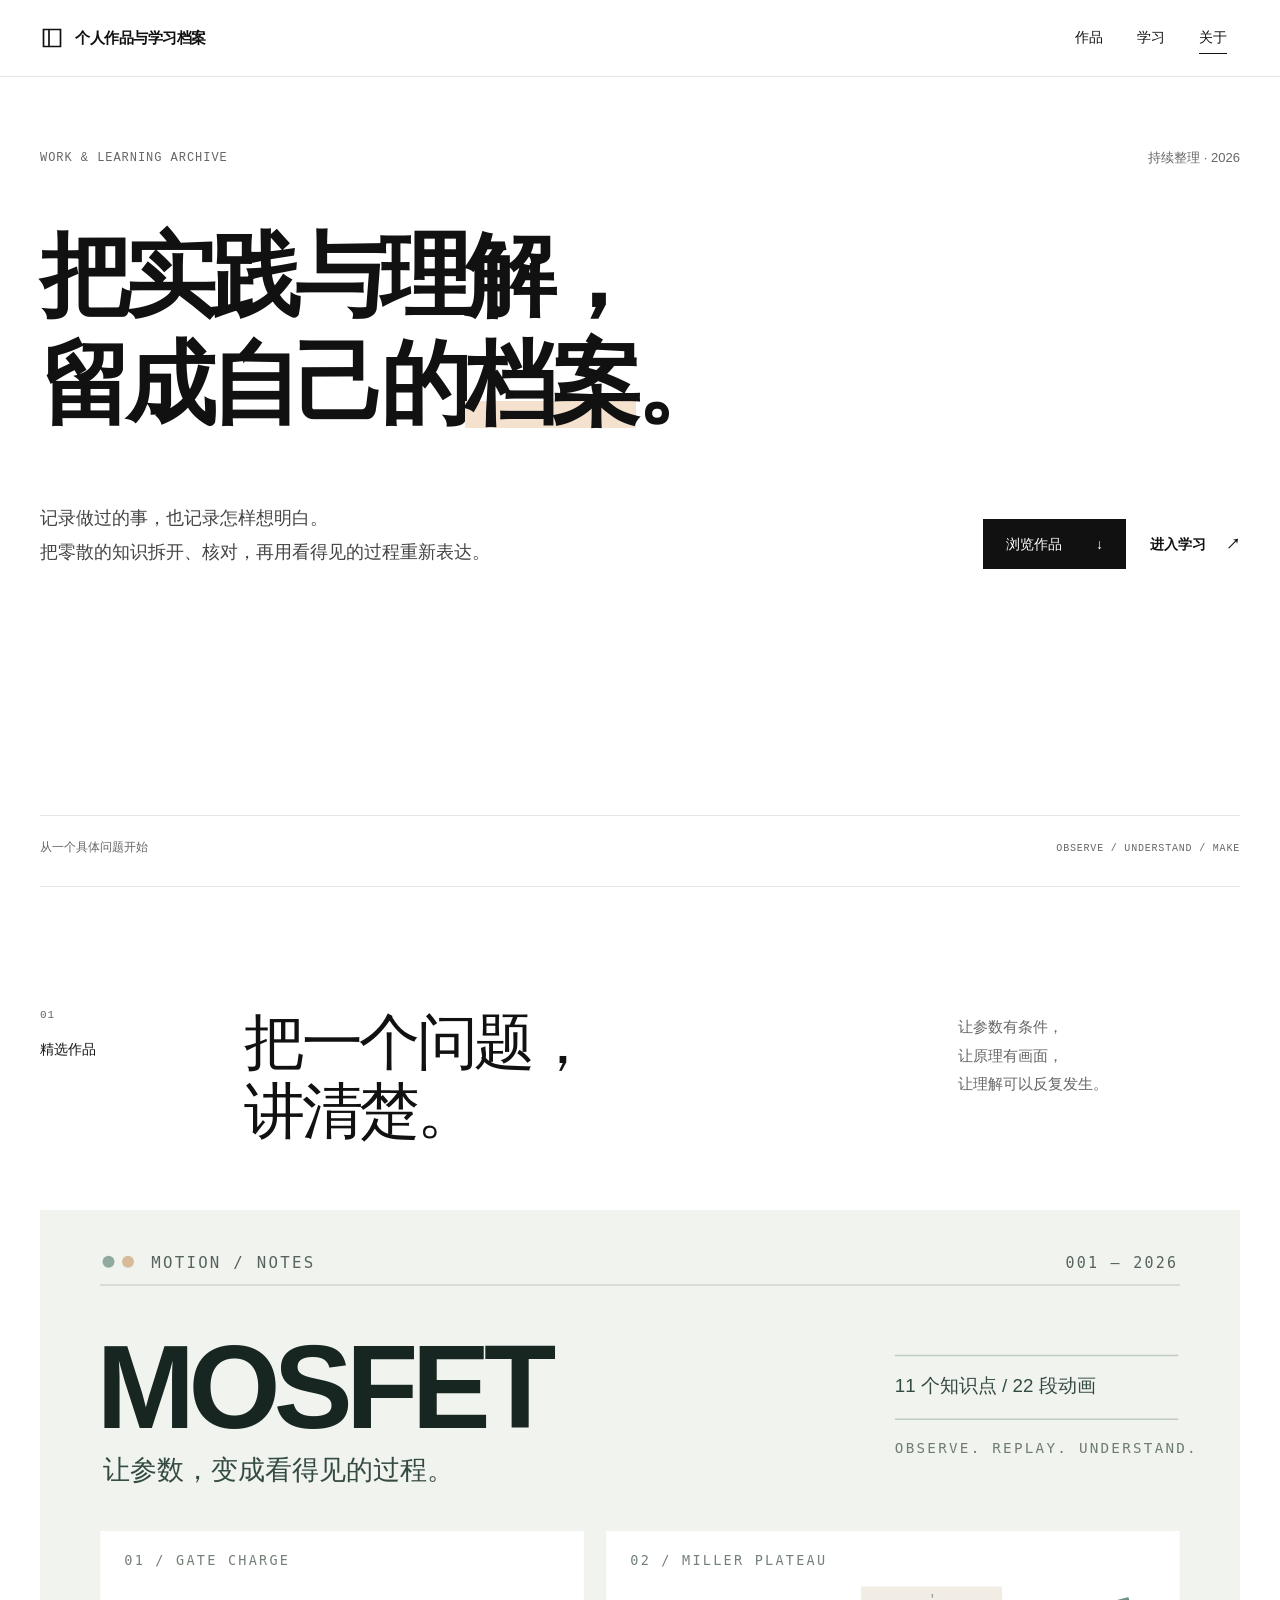
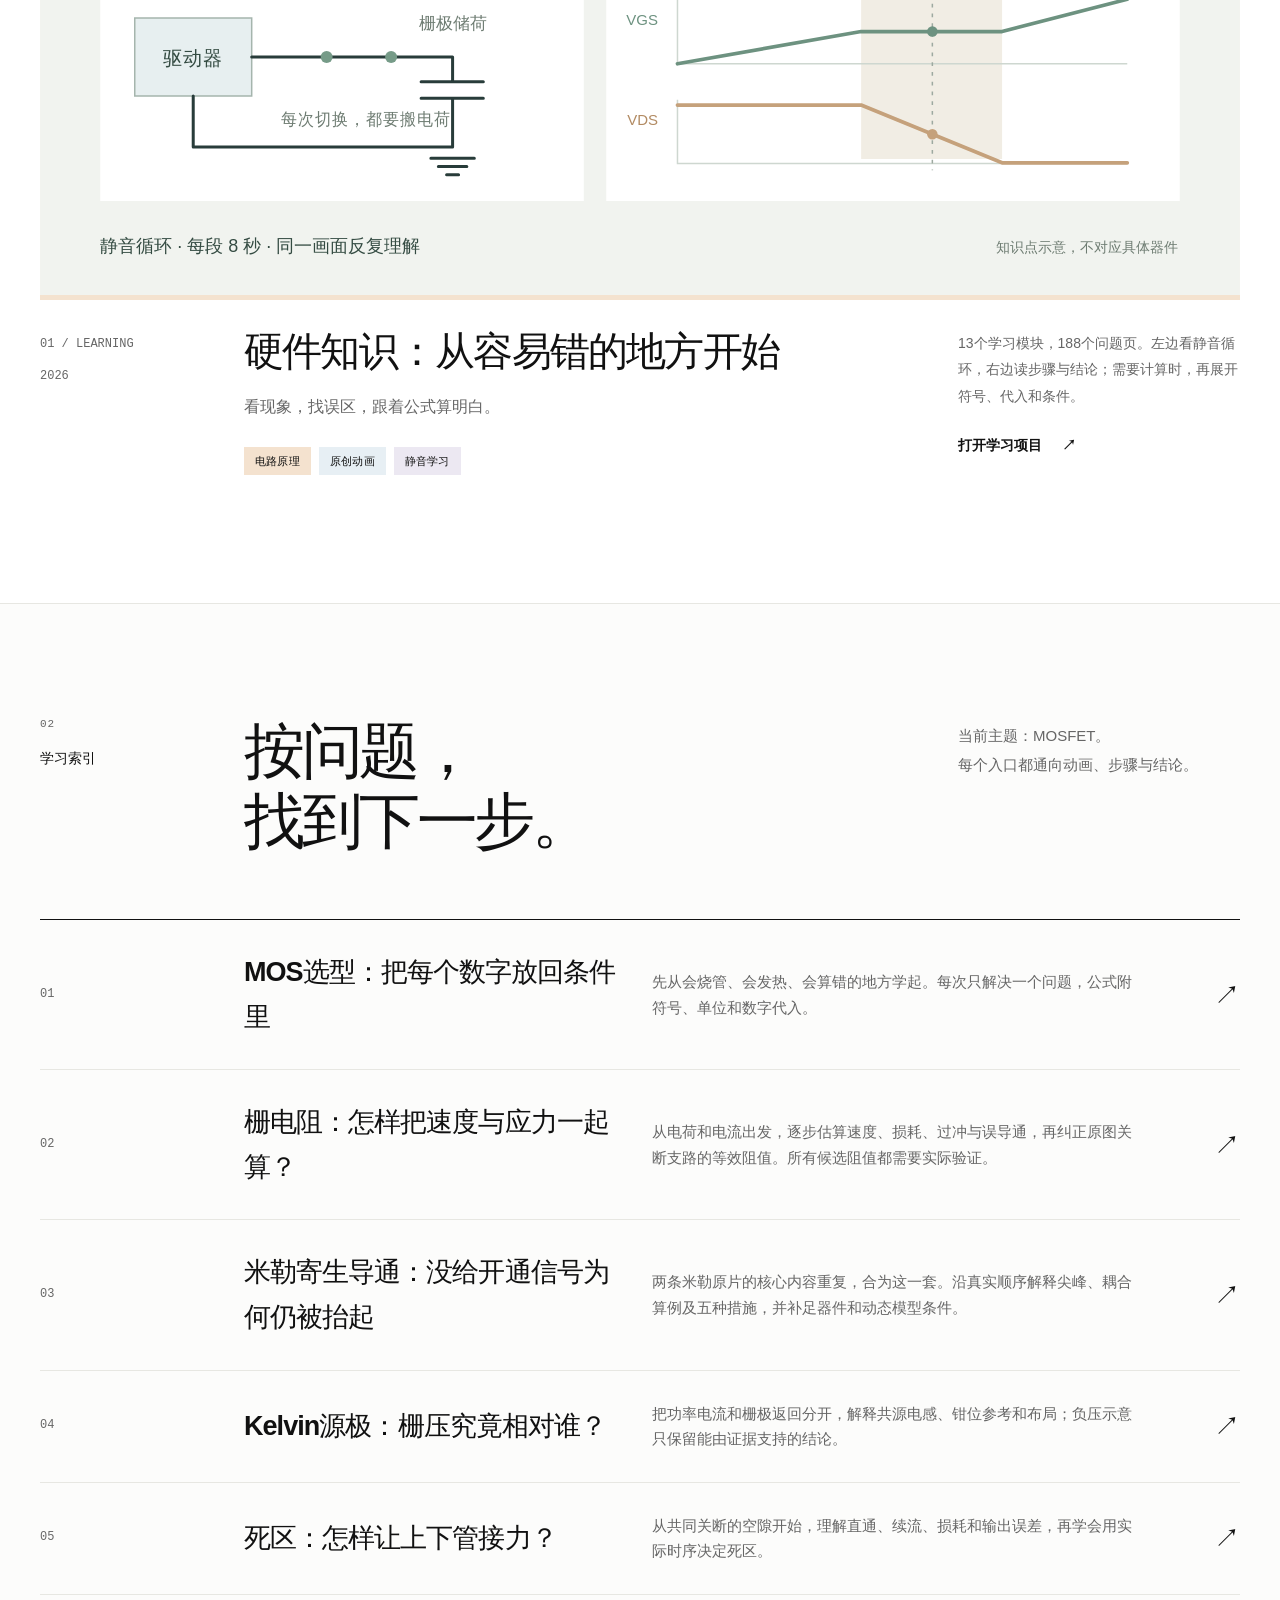
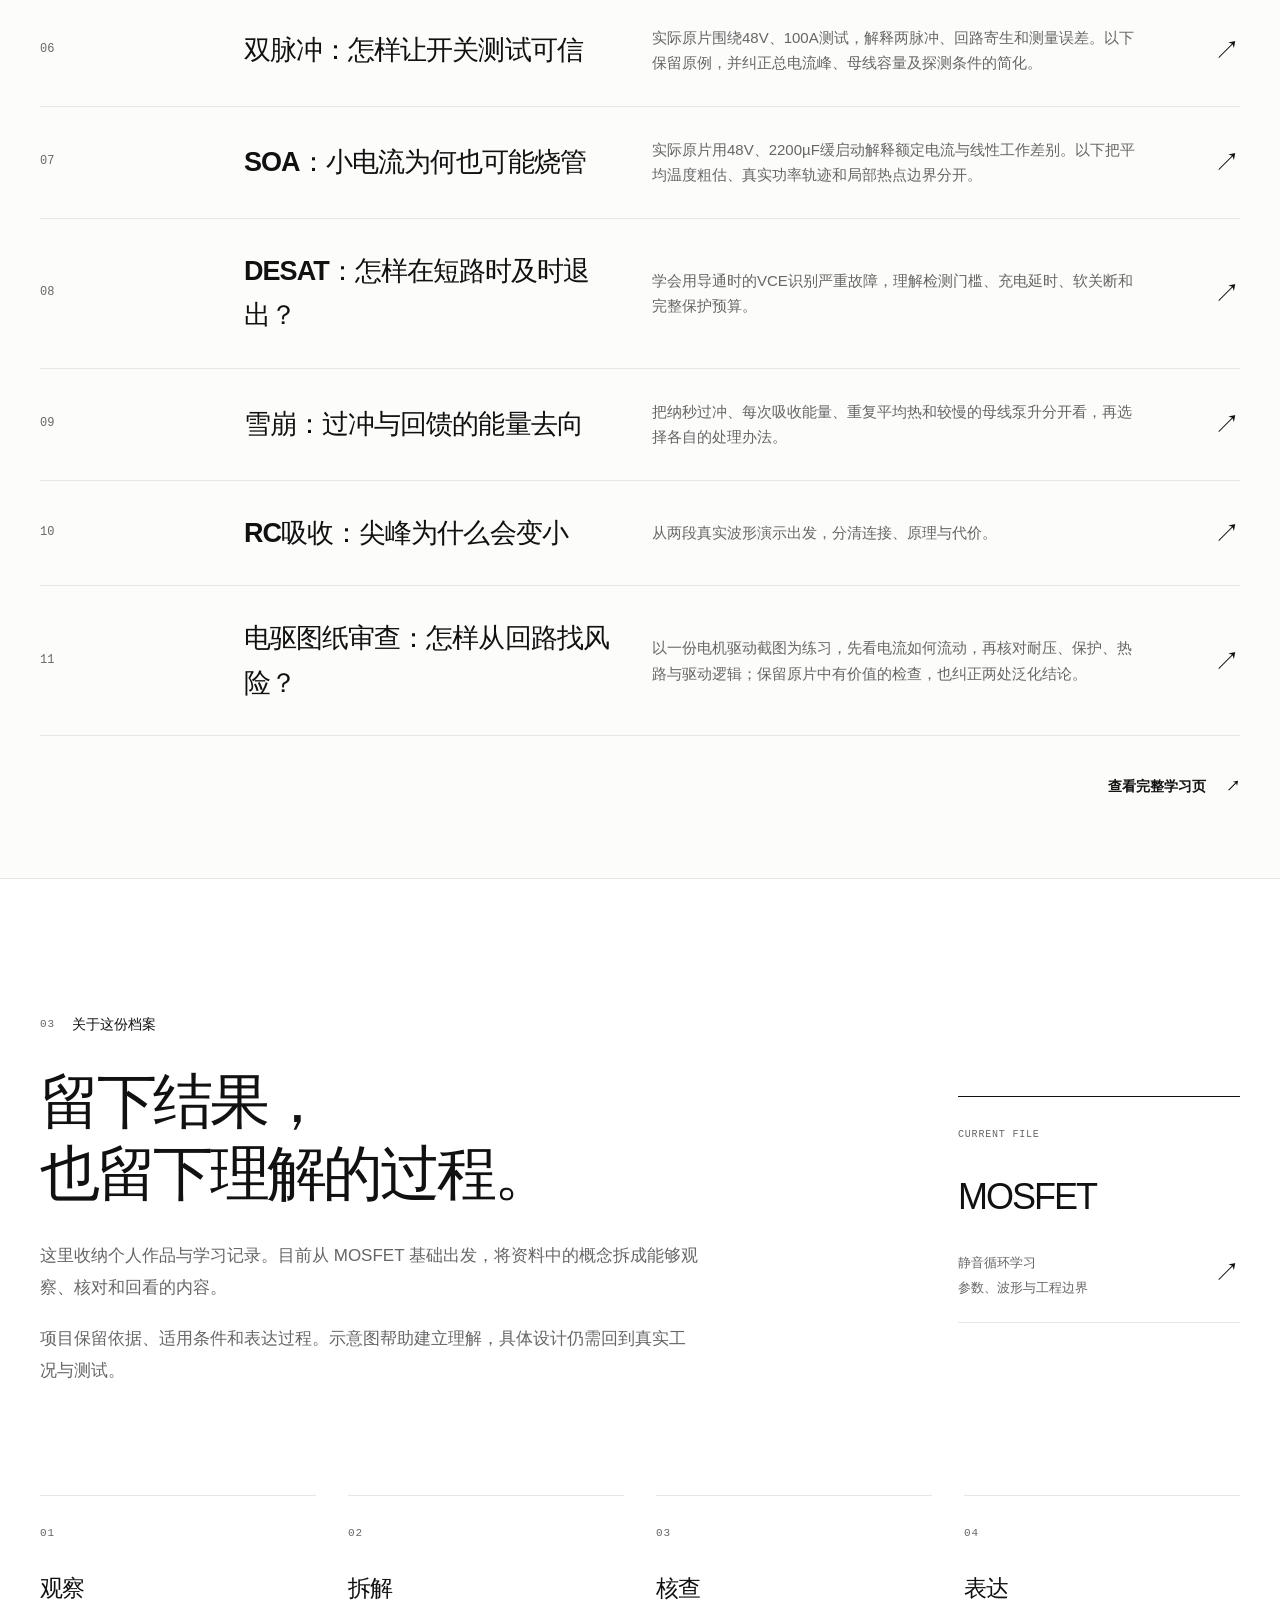
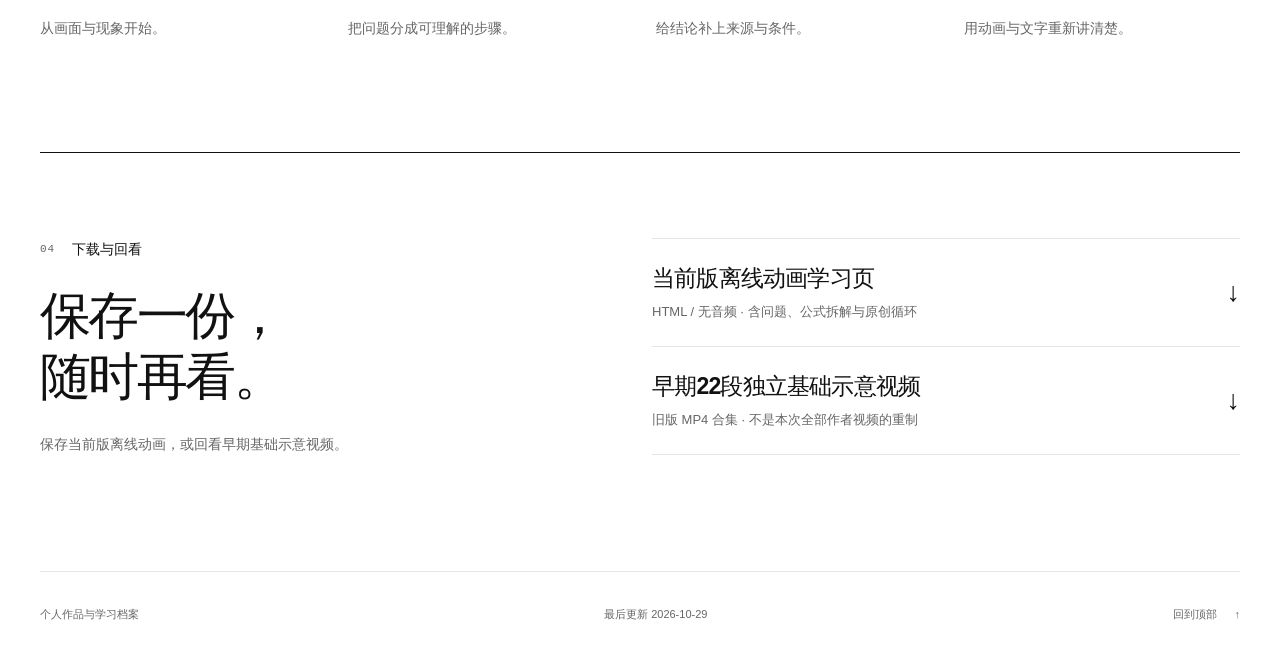
<file: index.html>
<!doctype html>
<html lang="zh-CN">
<head>
  <meta charset="utf-8">
  <meta name="viewport" content="width=device-width, initial-scale=1">
  <meta name="theme-color" content="#ffffff">
  <title>个人作品与学习档案</title>
  <meta name="description" content="硬件静音动画学习：从常见误区开始，配合步骤、公式代入与经过核查的结论。">
  <meta property="og:title" content="个人作品与学习档案">
  <meta property="og:description" content="从观察到理解，从实践到表达。作品、学习过程与可回看的资料。">
  <meta property="og:type" content="website">
  <meta property="og:url" content="https://fsy132.github.io/">
  <link rel="canonical" href="https://fsy132.github.io/">
  <link rel="icon" href="data:image/svg+xml,%3Csvg xmlns='http://www.w3.org/2000/svg' viewBox='0 0 40 40'%3E%3Crect width='40' height='40' rx='8' fill='%23111'/%3E%3Cpath d='M11 11h18v18H11zM17 11v18' fill='none' stroke='white' stroke-width='2'/%3E%3C/svg%3E">
  <link rel="stylesheet" href="assets/site.css">
  <script src="assets/site.js" defer></script>
</head>
<body>
  <a class="skip-link" href="#main">跳到主要内容</a>
  <header class="site-header">
    <div class="shell header-inner">
      <a class="brand" href="#top" aria-label="个人作品与学习档案，回到顶部">
        <svg class="brand-symbol" viewBox="0 0 24 24" aria-hidden="true"><path d="M3.5 3.5h17v17h-17zM9 3.5v17"/></svg>
        <span>个人作品与学习档案</span>
      </a>
      <nav class="site-nav" aria-label="主要导航">
        <a href="#work">作品</a>
        <a href="#learning">学习</a>
        <a href="#about">关于</a>
      </nav>
    </div>
  </header>

  <main id="main">
    <section class="hero shell" id="top" aria-labelledby="hero-heading">
      <div class="hero-topline"><p class="eyebrow">WORK &amp; LEARNING ARCHIVE</p><span class="hero-date">持续整理 · 2026</span></div>
      <h1 id="hero-heading"><span>把实践与理解，</span><span>留成自己的<span class="highlight-word">档案</span>。</span></h1>
      <div class="hero-footer">
        <p class="hero-intro">记录做过的事，也记录怎样想明白。<br>把零散的知识拆开、核对，再用看得见的过程重新表达。</p>
        <div class="hero-actions"><a class="button button-dark" href="#work">浏览作品 <span aria-hidden="true">↓</span></a><a class="text-link" href="learning/index.html">进入学习 <span aria-hidden="true">↗</span></a></div>
      </div>
      <div class="hero-bottomline"><span>从一个具体问题开始</span><span class="mono">OBSERVE / UNDERSTAND / MAKE</span></div>
    </section>

    <section class="work-section shell" id="work" aria-labelledby="work-heading">
      <div class="section-heading">
        <p class="section-label"><span class="mono">01</span> 精选作品</p>
        <h2 id="work-heading">把一个问题，<br>讲清楚。</h2>
        <p class="section-description">让参数有条件，<br>让原理有画面，<br>让理解可以反复发生。</p>
      </div>
      <div id="projects" class="project-list" aria-busy="true"><p class="loading-note" role="status">正在加载作品。</p></div>
      <noscript><p class="fallback-note">请直接打开 <a href="learning/index.html">MOSFET 静音循环学习</a>，或下载 <a href="downloads/offline-learning.html" download>离线学习页</a>。</p></noscript>
    </section>

    <section class="learning-section" id="learning" aria-labelledby="learning-heading">
      <div class="shell">
        <div class="section-heading">
          <p class="section-label"><span class="mono">02</span> 学习索引</p>
          <h2 id="learning-heading">按问题，<br>找到下一步。</h2>
          <p class="section-description">当前主题：MOSFET。<br>每个入口都通向动画、步骤与结论。</p>
        </div>
        <div id="learning-topics" class="topic-list" aria-label="MOSFET 学习分类"></div>
        <div class="section-tail"><a class="text-link" href="learning/index.html">查看完整学习页 <span aria-hidden="true">↗</span></a></div>
      </div>
    </section>

    <section class="about-section shell" id="about" aria-labelledby="about-heading">
      <div class="about-copy">
        <p class="section-label"><span class="mono">03</span> 关于这份档案</p>
        <h2 id="about-heading">留下结果，<br>也留下理解的过程。</h2>
        <p>这里收纳个人作品与学习记录。目前从 MOSFET 基础出发，将资料中的概念拆成能够观察、核对和回看的内容。</p>
        <p>项目保留依据、适用条件和表达过程。示意图帮助建立理解，具体设计仍需回到真实工况与测试。</p>
      </div>
      <aside class="archive-note" aria-label="当前档案">
        <span class="mono">CURRENT FILE</span>
        <strong>MOSFET</strong>
        <p>静音循环学习<br>参数、波形与工程边界</p>
        <span class="archive-note-mark" aria-hidden="true">↗</span>
      </aside>
      <ol class="process-list" aria-label="内容整理方法">
        <li><span class="mono">01</span><h3>观察</h3><p>从画面与现象开始。</p></li>
        <li><span class="mono">02</span><h3>拆解</h3><p>把问题分成可理解的步骤。</p></li>
        <li><span class="mono">03</span><h3>核查</h3><p>给结论补上来源与条件。</p></li>
        <li><span class="mono">04</span><h3>表达</h3><p>用动画与文字重新讲清楚。</p></li>
      </ol>
    </section>

    <section class="downloads-section shell" id="downloads" aria-labelledby="downloads-heading">
      <div class="download-heading"><p class="section-label"><span class="mono">04</span> 下载与回看</p><h2 id="downloads-heading">保存一份，<br>随时再看。</h2><p>保存当前版离线动画，或回看早期基础示意视频。</p></div>
      <div id="download-list" class="download-list"></div>
    </section>
  </main>

  <footer class="site-footer shell">
    <p>个人作品与学习档案</p>
    <p>最后更新 <time id="updated-date" datetime="2026-10-28">2026-10-28</time></p>
    <a href="#top">回到顶部 <span aria-hidden="true">↑</span></a>
  </footer>
</body>
</html>
</file>
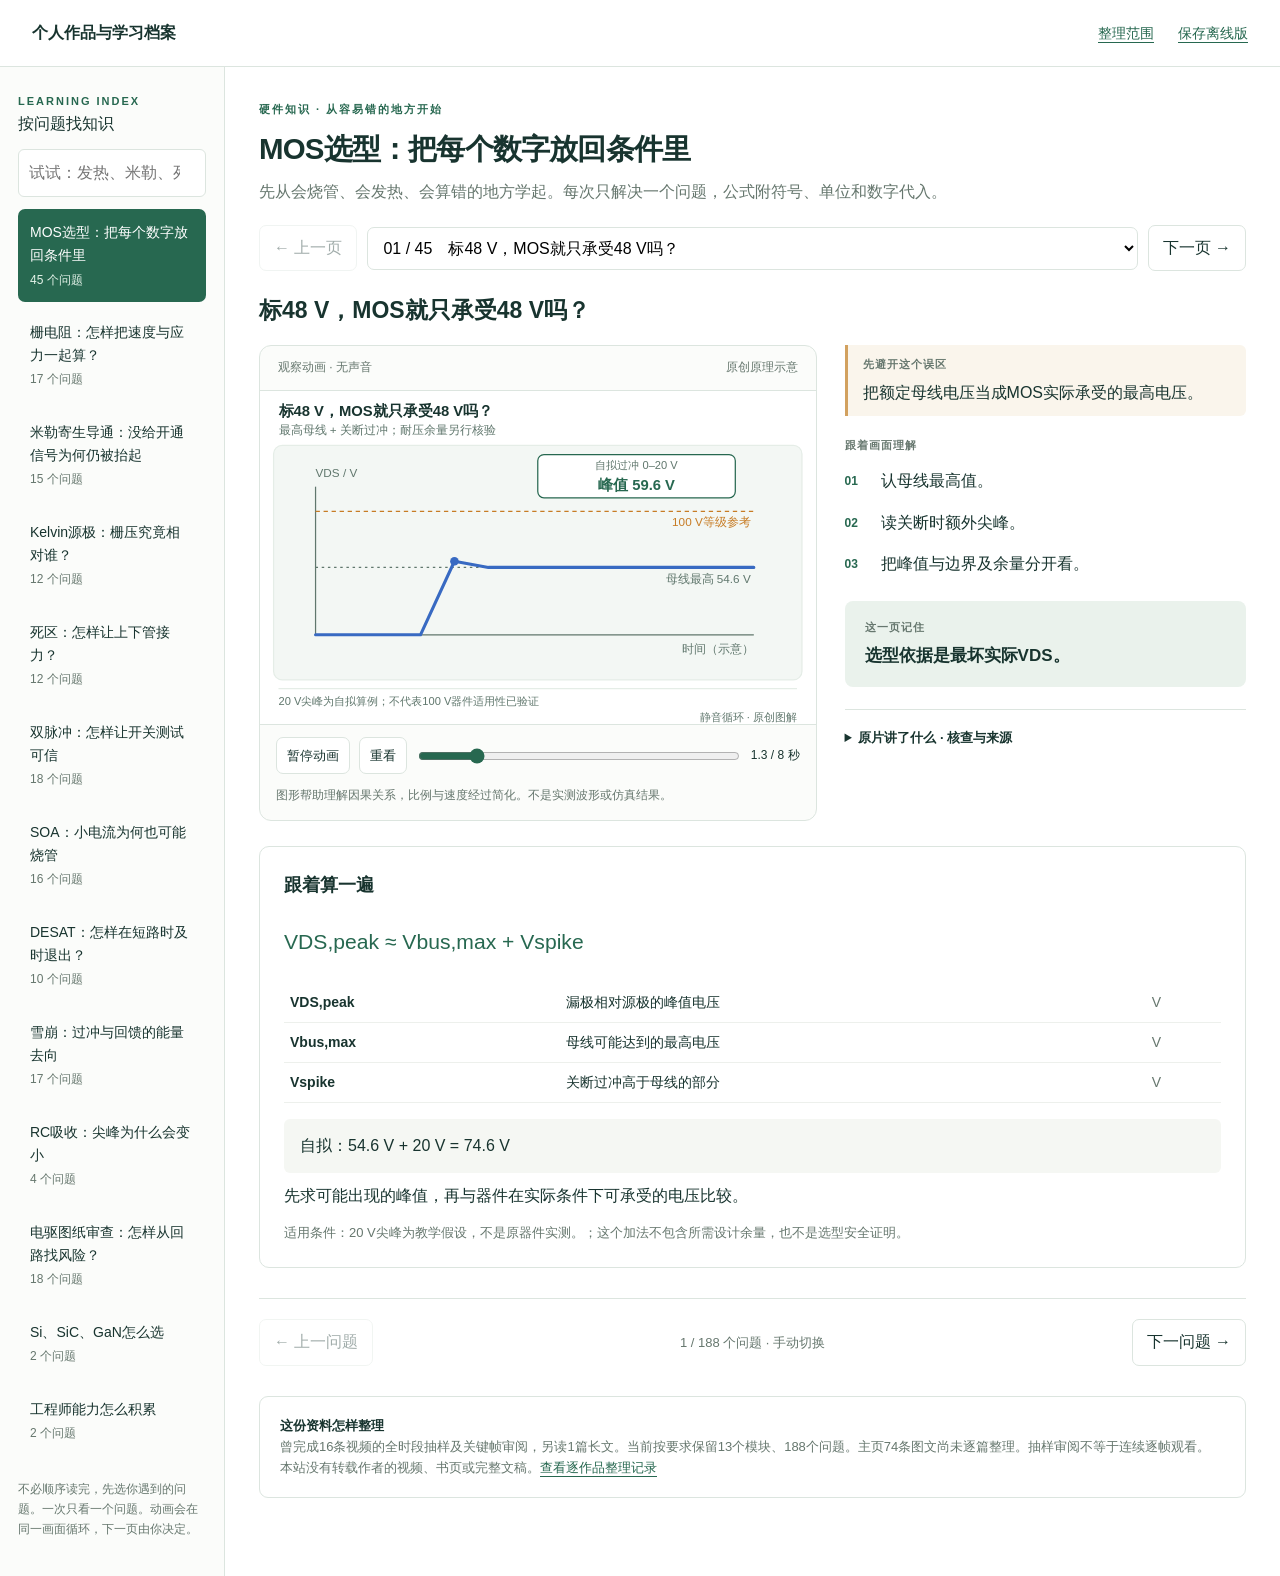
<file: learning/index.html>
<!doctype html><html lang="zh-CN"><head><meta charset="utf-8"><meta name="viewport" content="width=device-width,initial-scale=1"><meta name="theme-color" content="#ffffff"><title>硬件知识 · 从容易错的地方开始</title><meta name="description" content="静音固定画面动画，配合误区、分步解读、公式代入和结论。"><link rel="stylesheet" href="course.css"><script src="course-data.js" defer></script><script src="visuals-common.js" defer></script><script src="visuals-drive.js" defer></script><script src="visuals-switching.js" defer></script><script src="visuals-selection.js" defer></script><script src="visuals-avalanche.js" defer></script><script src="course.js" defer></script></head><body><a class="skip" href="#main">跳到学习内容</a><header class="top"><a class="brand" href="../index.html">个人作品与学习档案</a><nav><a href="coverage.html">整理范围</a><a href="../downloads/offline-learning.html" download>保存离线版</a></nav></header><div class="layout"><aside class="sidebar"><div class="eyebrow">LEARNING INDEX</div><label for="search">按问题找知识</label><input id="search" type="search" placeholder="试试：发热、米勒、死区"><nav id="modules" class="module-list" aria-label="学习模块"></nav><div id="search-results" hidden></div><p class="sidebar-note">不必顺序读完，先选你遇到的问题。一次只看一个问题。动画会在同一画面循环，下一页由你决定。</p></aside><main id="main" class="content"><div class="module-intro"><span class="eyebrow" id="category">HARDWARE / LEARNING</span><h1 id="module-title">正在打开学习内容</h1><p id="module-intro"></p></div><div class="lesson-picker"><button id="prev" type="button">← 上一页</button><select id="lesson" aria-label="选择问题"></select><button id="next" type="button">下一页 →</button></div><h2 class="lesson-head" id="lesson-title"></h2><div class="study-grid"><section class="animation-panel" aria-label="固定画面循环动画"><div class="canvas-label"><span>观察动画 · 无声音</span><span>原创原理示意</span></div><div id="canvas" role="img" aria-label="学习原理动画"></div><div class="animation-controls"><button id="play" type="button">暂停动画</button><button id="restart" type="button">重看</button><input type="range" min="0" max="7999" value="0" id="scrub" aria-label="动画进度"><span id="time">0.0 / 8 秒</span></div><p class="visual-caption">图形帮助理解因果关系，比例与速度经过简化。不是实测波形或仿真结果。</p></section><section class="explanation" aria-label="对应解读"><div class="pitfall"><div class="section-label">先避开这个误区</div><p id="pitfall"></p></div><div class="section-label">跟着画面理解</div><ol class="steps" id="steps"></ol><div class="takeaway"><div class="section-label">这一页记住</div><p id="takeaway"></p></div><details class="evidence"><summary>原片讲了什么 · 核查与来源</summary><div id="evidence"></div><ul class="sources" id="sources"></ul></details></section></div><section class="formula-card" id="formula-card" aria-labelledby="formula-title"><h3 id="formula-title">跟着算一遍</h3><div class="formula-expression" id="expression"></div><table class="variables" aria-label="公式符号、含义和单位"><tbody id="variables"></tbody></table><div class="substitution" id="substitution"></div><p class="formula-explanation" id="formula-explanation"></p><p class="conditions" id="conditions"></p></section><div class="bottom-nav"><button id="previous-bottom" type="button">← 上一问题</button><span id="position"></span><button id="next-bottom" type="button">下一问题 →</button></div><aside class="coverage-note" id="coverage-note"></aside></main></div></body></html>
</file>
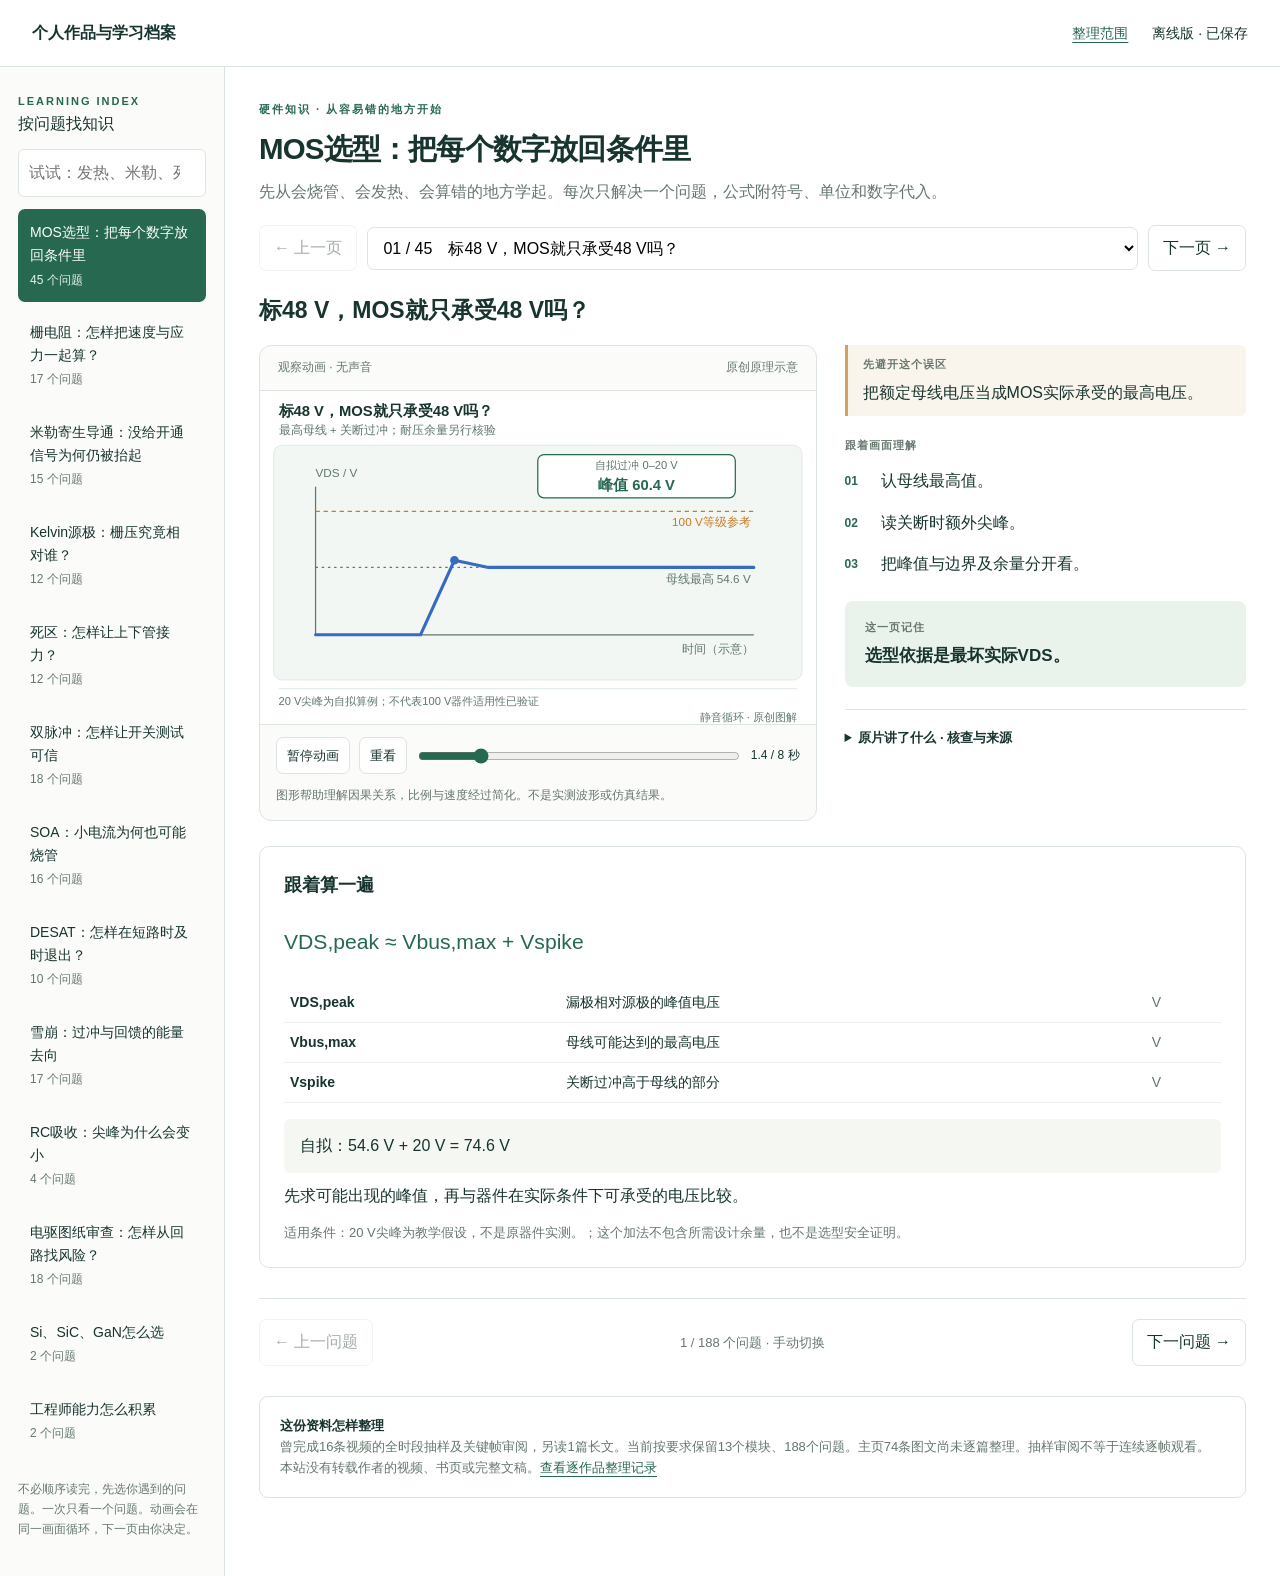
<file: downloads/offline-learning.html>
<!doctype html><html lang="zh-CN"><head><meta charset="utf-8"><meta name="viewport" content="width=device-width,initial-scale=1"><meta name="theme-color" content="#ffffff"><title>硬件知识 · 从容易错的地方开始</title><meta name="description" content="静音固定画面动画，配合误区、分步解读、公式代入和结论。"><style>:root{--ink:#18342f;--green:#276850;--blue:#386ac2;--orange:#a9651c;--line:#dce5df;--muted:#66776e;--paper:#f5f7f3;--soft:#eaf2ec}*{box-sizing:border-box}body{margin:0;color:var(--ink);background:#fff;font:16px/1.65 'Segoe UI','Microsoft YaHei',sans-serif}button,input,select{font:inherit}a{color:var(--green);text-underline-offset:4px}button,select{cursor:pointer}button{color:inherit;background:white;border:1px solid var(--line);border-radius:7px;padding:9px 14px}button:hover{border-color:var(--green);background:var(--paper)}button:disabled{opacity:.4;cursor:default}button:focus-visible,a:focus-visible,select:focus-visible,input:focus-visible{outline:3px solid #b2d1ed;outline-offset:3px}.top{padding:20px 32px;border-bottom:1px solid var(--line);display:flex;justify-content:space-between;align-items:center;gap:15px}.brand{font-weight:650;text-decoration:none;color:var(--ink)}.top nav{display:flex;gap:24px;font-size:14px}.layout{max-width:1900px;margin:auto;display:grid;grid-template-columns:225px minmax(0,1fr)}.sidebar{padding:25px 18px;border-right:1px solid var(--line);background:#fbfcfa}.eyebrow{font-size:11px;letter-spacing:2px;text-transform:uppercase;color:var(--green);font-weight:700}.sidebar input{width:100%;padding:10px;border:1px solid var(--line);border-radius:6px;margin:12px 0}.module-list{display:flex;flex-direction:column;gap:7px}.module-button{border:0;background:transparent;text-align:left;padding:12px;font-size:14px;width:100%}.module-button small{display:block;color:var(--muted);font-size:12px;margin-top:3px}.module-button[aria-current=true]{background:var(--green);color:white}.module-button[aria-current=true] small{color:#e4f3e9}.sidebar-note{font-size:12px;color:var(--muted);margin-top:24px}.search-result{display:block;text-align:left;width:100%;font-size:13px;margin:6px 0}.content{padding:28px 34px 50px;min-width:0}.module-intro{max-width:1000px;margin-bottom:20px}.module-intro h1{font-size:clamp(25px,2.3vw,37px);line-height:1.35;letter-spacing:-.8px;margin:7px 0 10px}.module-intro p{margin:0;color:var(--muted);max-width:850px}.lesson-picker{display:flex;gap:10px;align-items:center;margin-bottom:22px}.lesson-picker select{max-width:100%;flex:1;min-width:0;border:1px solid var(--line);padding:11px;background:white;border-radius:7px}.lesson-picker button{white-space:nowrap}.lesson-head{margin:0 0 17px;font-size:23px;line-height:1.5}.study-grid{display:grid;grid-template-columns:minmax(0,1.25fr) minmax(320px,.9fr);gap:28px;align-items:start}.animation-panel{position:sticky;top:18px;border:1px solid var(--line);border-radius:12px;overflow:hidden;background:#fbfcfa}.canvas-label{padding:12px 18px;display:flex;justify-content:space-between;gap:10px;font-size:12px;color:var(--muted);border-bottom:1px solid var(--line)}#canvas{aspect-ratio:5/3;width:100%;display:flex;align-items:center;background:#fff}#canvas svg{width:100%;height:100%;display:block}.animation-controls{padding:12px 16px;border-top:1px solid var(--line);display:flex;align-items:center;gap:9px}.animation-controls button{font-size:13px;padding:7px 10px}.animation-controls input{width:100%;min-width:40px;accent-color:var(--green)}#time{font-size:12px;white-space:nowrap;font-variant-numeric:tabular-nums}.visual-caption{margin:0;padding:0 16px 14px;color:var(--muted);font-size:12px}.explanation{min-width:0}.section-label{font-size:11px;letter-spacing:1px;color:var(--muted);font-weight:700;margin-bottom:6px}.pitfall{border-left:3px solid #d2a15f;padding:10px 15px;background:#faf5ec;border-radius:0 6px 6px 0;margin-bottom:20px}.pitfall p{margin:0;line-height:1.7}.steps{list-style:none;padding:0;margin:12px 0 22px;counter-reset:step}.steps li{counter-increment:step;display:flex;gap:12px;margin:12px 0;line-height:1.85}.steps li:before{content:counter(step,decimal-leading-zero);flex:0 0 24px;color:var(--green);font-size:12px;font-weight:700;padding-top:4px}.takeaway{padding:17px 20px;background:var(--soft);border-radius:8px;margin:18px 0}.takeaway p{font-size:17px;font-weight:650;margin:4px 0 0}.formula-card{margin-top:25px;border:1px solid var(--line);padding:24px;border-radius:10px;background:white}.formula-card h3{font-size:18px;margin:0 0 12px}.formula-expression{font-family:'Cambria Math',Consolas,'Microsoft YaHei',sans-serif;font-size:clamp(19px,1.65vw,26px);line-height:1.6;color:var(--green);padding:12px 0;overflow-wrap:anywhere}.variables{margin:12px 0;border-collapse:collapse;width:100%;font-size:14px}.variables td{border-bottom:1px solid #edf0ec;padding:8px 6px;text-align:left}.variables td:first-child{font-family:Consolas,'Microsoft YaHei',sans-serif;font-weight:700}.variables td:last-child{color:var(--muted);white-space:nowrap}.substitution{background:var(--paper);padding:14px 16px;margin:16px 0 10px;border-radius:6px;overflow-wrap:anywhere}.formula-explanation{margin:0 0 12px}.conditions{color:var(--muted);font-size:13px;margin:8px 0 0}.evidence{margin-top:22px;border-top:1px solid var(--line);padding-top:17px;font-size:13px;color:var(--muted)}.evidence summary{cursor:pointer;color:var(--ink);font-weight:650}.evidence p{margin:12px 0}.sources{padding-left:20px;overflow-wrap:anywhere}.sources li{margin:7px 0}.bottom-nav{display:flex;justify-content:space-between;gap:15px;align-items:center;border-top:1px solid var(--line);margin-top:30px;padding-top:20px}.bottom-nav span{font-size:13px;color:var(--muted)}.coverage-note{padding:18px 20px;border:1px solid var(--line);border-radius:9px;font-size:13px;margin-top:30px;color:var(--muted)}.coverage-note strong{color:var(--ink)}.skip{position:absolute;left:-9999px}.skip:focus{left:10px;top:10px;background:white;padding:12px;z-index:3}.empty{padding:40px}.no-formula{font-size:14px;padding:18px 0;color:var(--muted)}[hidden]{display:none!important}@media(min-width:1700px){.content{padding:32px 44px 55px}.study-grid{gap:38px}.explanation{font-size:18px}}@media(max-width:1100px){.layout{grid-template-columns:185px minmax(0,1fr)}.content{padding:22px}.study-grid{grid-template-columns:minmax(0,1fr) minmax(285px,.95fr);gap:20px}.top{padding:17px 22px}.sidebar{padding:20px 10px}}@media(max-width:780px){.top{padding:15px 18px;align-items:flex-start}.top nav{gap:12px;font-size:12px}.layout{display:block}.sidebar{border-right:0;border-bottom:1px solid var(--line);padding:16px}.module-list{flex-direction:row;overflow-x:auto}.module-button{min-width:175px}.sidebar-note{margin:12px 0 0}.content{padding:20px 16px}.study-grid{display:block}.animation-panel{position:static;margin-bottom:25px}.lesson-picker button{font-size:12px;padding:10px}.module-intro h1{font-size:27px}.lesson-head{font-size:22px}.formula-card{padding:18px}.brand{font-size:14px}.bottom-nav span{display:none}}@media(prefers-reduced-motion:reduce){*{scroll-behavior:auto!important}}

/* controls-layout-fix */
.animation-controls button{flex:none;white-space:nowrap}.animation-controls input{flex:1;width:auto}.sidebar .module-list[hidden]{display:none}.module-intro p{font-size:16px}.formula-card{max-width:1100px}
</style></head><body><a class="skip" href="#main">跳到学习内容</a><header class="top"><a class="brand" href="https://fsy132.github.io/">个人作品与学习档案</a><nav><a href="https://fsy132.github.io/learning/coverage.html">整理范围</a><span>离线版 · 已保存</span></nav></header><div class="layout"><aside class="sidebar"><div class="eyebrow">LEARNING INDEX</div><label for="search">按问题找知识</label><input id="search" type="search" placeholder="试试：发热、米勒、死区"><nav id="modules" class="module-list" aria-label="学习模块"></nav><div id="search-results" hidden></div><p class="sidebar-note">不必顺序读完，先选你遇到的问题。一次只看一个问题。动画会在同一画面循环，下一页由你决定。</p></aside><main id="main" class="content"><div class="module-intro"><span class="eyebrow" id="category">HARDWARE / LEARNING</span><h1 id="module-title">正在打开学习内容</h1><p id="module-intro"></p></div><div class="lesson-picker"><button id="prev" type="button">← 上一页</button><select id="lesson" aria-label="选择问题"></select><button id="next" type="button">下一页 →</button></div><h2 class="lesson-head" id="lesson-title"></h2><div class="study-grid"><section class="animation-panel" aria-label="固定画面循环动画"><div class="canvas-label"><span>观察动画 · 无声音</span><span>原创原理示意</span></div><div id="canvas" role="img" aria-label="学习原理动画"></div><div class="animation-controls"><button id="play" type="button">暂停动画</button><button id="restart" type="button">重看</button><input type="range" min="0" max="7999" value="0" id="scrub" aria-label="动画进度"><span id="time">0.0 / 8 秒</span></div><p class="visual-caption">图形帮助理解因果关系，比例与速度经过简化。不是实测波形或仿真结果。</p></section><section class="explanation" aria-label="对应解读"><div class="pitfall"><div class="section-label">先避开这个误区</div><p id="pitfall"></p></div><div class="section-label">跟着画面理解</div><ol class="steps" id="steps"></ol><div class="takeaway"><div class="section-label">这一页记住</div><p id="takeaway"></p></div><details class="evidence"><summary>原片讲了什么 · 核查与来源</summary><div id="evidence"></div><ul class="sources" id="sources"></ul></details></section></div><section class="formula-card" id="formula-card" aria-labelledby="formula-title"><h3 id="formula-title">跟着算一遍</h3><div class="formula-expression" id="expression"></div><table class="variables" aria-label="公式符号、含义和单位"><tbody id="variables"></tbody></table><div class="substitution" id="substitution"></div><p class="formula-explanation" id="formula-explanation"></p><p class="conditions" id="conditions"></p></section><div class="bottom-nav"><button id="previous-bottom" type="button">← 上一问题</button><span id="position"></span><button id="next-bottom" type="button">下一问题 →</button></div><aside class="coverage-note" id="coverage-note"></aside></main></div><script>window.HardwareCourse = {"schemaVersion":1,"modules":[{"id":"7697709154601974257","key":"selection","title":"MOS选型：把每个数字放回条件里","intro":"先从会烧管、会发热、会算错的地方学起。每次只解决一个问题，公式附符号、单位和数字代入。","sourceUrl":"https://www.douyin.com/video/7697709154601974257","scope":"已完成全部已识别静态内容板块的抽样审阅；不是逐帧连续观看；每课一问、一幅固定画布、一条主公式。","lessons":[{"id":"mos01-a","title":"标48 V，MOS就只承受48 V吗？","pitfall":"把额定母线电压当成MOS实际承受的最高电压。","steps":["认母线最高值。","读关断时额外尖峰。","把峰值与边界及余量分开看。"],"takeaway":"选型依据是最坏实际VDS。","formula":{"expression":"VDS,peak ≈ Vbus,max + Vspike","variables":[{"symbol":"VDS,peak","meaning":"漏极相对源极的峰值电压","unit":"V"},{"symbol":"Vbus,max","meaning":"母线可能达到的最高电压","unit":"V"},{"symbol":"Vspike","meaning":"关断过冲高于母线的部分","unit":"V"}],"substitution":"自拟：54.6 V + 20 V = 74.6 V","explanation":"先求可能出现的峰值，再与器件在实际条件下可承受的电压比较。","conditions":["20 V尖峰为教学假设，不是原器件实测。","这个加法不包含所需设计余量，也不是选型安全证明。"]},"sources":[{"title":"原作者作品：2分钟教你学会mos管选型","url":"https://www.douyin.com/video/7697709154601974257"},{"title":"官方数据表 表4、图16","url":"https://www.infineon.com/assets/row/public/documents/24/49/infineon-isc019n10nm8sc-datasheet-en.pdf"}],"visual":{"kind":"ringing","labels":["最高电压不是标称电压","VDS,peak","Vbus,max","Vspike"],"values":{"isIllustrative":true,"busV":54.6,"ratingV":100,"spikeV":20,"scene":"MOS01-A","mode":"最高电压不是标称电压"},"notes":["固定电压坐标、母线基线、额定边界及测量探头图","只让尖峰光标、峰值标记移动","固定画布、静音；图中的数值与曲线默认示意，不是实测或安全判据。"]},"origin":{"type":"source_corrected","sourcePointIds":["MOS01"],"sourceSummary":"V(BR)DSS最低100 V；测试VGS=0 V、ID=1 mA、Tj=25°C。 原片用某48 V系统充满54.6 V再叠加关断尖峰，说明为何考虑100 V等级。 提醒低温时击穿电压下降，指向数据表图16。","addedOrCorrected":"54.6 V对应特定电池串数/体系，不是所有48 V系统。 选择100 V只是原片示例；必须用真实最坏母线、尖峰、温度及容差验证，不能把48→100当通用规则。 低温曲线是器件特性参考；需按实际最低工作温度核验。"}},{"id":"mos01-b","title":"关断尖峰可以从哪里降下来？","pitfall":"把额定母线电压当成MOS实际承受的最高电压。","steps":["标出高di/dt电流回路。","观察寄生电感引起过冲。","比较减小回路/调整驱动/吸收后的趋势。"],"takeaway":"先改善回路，再依据实测确定保护；示意不是保证曲线。","formula":null,"sources":[{"title":"原作者作品：2分钟教你学会mos管选型","url":"https://www.douyin.com/video/7697709154601974257"},{"title":"官方数据表 表4、图16","url":"https://www.infineon.com/assets/row/public/documents/24/49/infineon-isc019n10nm8sc-datasheet-en.pdf"}],"visual":{"kind":"ringing","labels":["抑制过冲的代价","击穿电压","母线尖峰"],"values":{"isIllustrative":true,"busV":54.6,"ratingV":100,"spikeV":20,"scene":"MOS01-B","mode":"抑制过冲的代价"},"notes":["固定寄生电感、MOS、吸收支路及两条示意波形","只让电流流点和波形光标往复","固定画布、静音；图中的数值与曲线默认示意，不是实测或安全判据。"]},"origin":{"type":"source_corrected","sourcePointIds":["MOS01"],"sourceSummary":"V(BR)DSS最低100 V；测试VGS=0 V、ID=1 mA、Tj=25°C。 原片用某48 V系统充满54.6 V再叠加关断尖峰，说明为何考虑100 V等级。 提醒低温时击穿电压下降，指向数据表图16。","addedOrCorrected":"54.6 V对应特定电池串数/体系，不是所有48 V系统。 选择100 V只是原片示例；必须用真实最坏母线、尖峰、温度及容差验证，不能把48→100当通用规则。 低温曲线是器件特性参考；需按实际最低工作温度核验。"}},{"id":"mos02-a","title":"为什么同一只MOS有几个导通电阻？","pitfall":"用典型室温电阻估算热设计。","steps":["先读VGS。","再读ID和温度。","取对应最大值。"],"takeaway":"离开条件的低电阻数字无法比较。","formula":null,"sources":[{"title":"原作者作品：2分钟教你学会mos管选型","url":"https://www.douyin.com/video/7697709154601974257"},{"title":"官方数据表 表4、图9；既有核查F04","url":"https://www.infineon.com/assets/row/public/documents/24/49/infineon-isc019n10nm8sc-datasheet-en.pdf"}],"visual":{"kind":"thermal","labels":["读同一行的测试条件","导通电阻要同时带栅压和温度"],"values":{"isIllustrative":true,"currentA":50,"rdsColdMilliOhm":1.95,"rdsHotMilliOhm":4.46,"coldC":25,"hotC":175,"scene":"MOS02-A","mode":"读同一行的测试条件"},"notes":["固定三行VGS/ID/Rds条件表、典型/最大两列","只让行选择光标及读数指示移动","固定画布、静音；图中的数值与曲线默认示意，不是实测或安全判据。"]},"origin":{"type":"source_corrected","sourcePointIds":["MOS02"],"sourceSummary":"25°C下，15 V/50 A的RDS(on)典型/最大1.62/1.93 mΩ；10 V/50 A为1.73/1.95 mΩ；8 V/25 A为1.87/2.12 mΩ。 原片建议用最大值设计；10 V与15 V最大电阻仅相差约1%。 175°C约2.3倍、约4.46 mΩ，原片明确写由额定电流反推；50 A导通损耗约4.9 W→11.2 W。","addedOrCorrected":"4.46 mΩ是从额定值反推的模型值，不是175°C、245 A下独立保证的最大电阻。 典型温度系数乘室温最大值常用于估算，不能自动变成有保证的全温最坏值。 10–12 V够用仅针对本器件静态电阻比较；仍需检查驱动容差、动态损耗、栅压振铃与最大额定值。"}},{"id":"mos02-b","title":"电流翻倍，发热为什么变成四倍？","pitfall":"用典型室温电阻估算热设计。","steps":["把mΩ换成Ω。","计算I²。","相乘得到W。"],"takeaway":"P=I²R；电流变化影响是平方关系。","formula":{"expression":"Pcond = Irms² × RDS(on)","variables":[{"symbol":"Pcond","meaning":"沟道导通平均损耗","unit":"W"},{"symbol":"Irms","meaning":"该器件导通电流在完整计算周期内的有效值","unit":"A"},{"symbol":"RDS(on)","meaning":"实际栅压与结温下的导通电阻","unit":"Ω"}],"substitution":"原片直流算例：50² × (1.95÷1000) = 4.875 W；热态用4.46 mΩ得11.15 W","explanation":"毫欧先除以1000换欧姆，电流必须先平方。若只在部分时间导通，要用正确的有效值或占空比。","conditions":["不包含开关、二极管、反向恢复和雪崩损耗。","热态电阻随结温变化，设计需迭代。"]},"sources":[{"title":"原作者作品：2分钟教你学会mos管选型","url":"https://www.douyin.com/video/7697709154601974257"},{"title":"官方数据表 表4、图9；既有核查F04","url":"https://www.infineon.com/assets/row/public/documents/24/49/infineon-isc019n10nm8sc-datasheet-en.pdf"}],"visual":{"kind":"thermal","labels":["电流翻倍为什么热四倍","Pcond","Irms","RDS(on)"],"values":{"isIllustrative":true,"currentA":50,"rdsColdMilliOhm":1.95,"rdsHotMilliOhm":4.46,"coldC":25,"hotC":175,"scene":"MOS02-B","mode":"电流翻倍为什么热四倍"},"notes":["固定I、R、P三表和导体图","只让电流流点密度和损耗柱变化","固定画布、静音；图中的数值与曲线默认示意，不是实测或安全判据。"]},"origin":{"type":"source_corrected","sourcePointIds":["MOS02"],"sourceSummary":"25°C下，15 V/50 A的RDS(on)典型/最大1.62/1.93 mΩ；10 V/50 A为1.73/1.95 mΩ；8 V/25 A为1.87/2.12 mΩ。 原片建议用最大值设计；10 V与15 V最大电阻仅相差约1%。 175°C约2.3倍、约4.46 mΩ，原片明确写由额定电流反推；50 A导通损耗约4.9 W→11.2 W。","addedOrCorrected":"4.46 mΩ是从额定值反推的模型值，不是175°C、245 A下独立保证的最大电阻。 典型温度系数乘室温最大值常用于估算，不能自动变成有保证的全温最坏值。 10–12 V够用仅针对本器件静态电阻比较；仍需检查驱动容差、动态损耗、栅压振铃与最大额定值。"}},{"id":"mos02-c","title":"管子变热后，原来的损耗还准吗？","pitfall":"用典型室温电阻估算热设计。","steps":["升高结温。","电阻随之增加。","重新计算损耗。"],"takeaway":"热设计需要温度与损耗相互校核。","formula":{"expression":"Pcond = Irms² × RDS(on)","variables":[{"symbol":"Pcond","meaning":"沟道导通平均损耗","unit":"W"},{"symbol":"Irms","meaning":"该器件导通电流在完整计算周期内的有效值","unit":"A"},{"symbol":"RDS(on)","meaning":"实际栅压与结温下的导通电阻","unit":"Ω"}],"substitution":"原片直流算例：50² × (1.95÷1000) = 4.875 W；热态用4.46 mΩ得11.15 W","explanation":"毫欧先除以1000换欧姆，电流必须先平方。若只在部分时间导通，要用正确的有效值或占空比。","conditions":["不包含开关、二极管、反向恢复和雪崩损耗。","热态电阻随结温变化，设计需迭代。"]},"sources":[{"title":"原作者作品：2分钟教你学会mos管选型","url":"https://www.douyin.com/video/7697709154601974257"},{"title":"官方数据表 表4、图9；既有核查F04","url":"https://www.infineon.com/assets/row/public/documents/24/49/infineon-isc019n10nm8sc-datasheet-en.pdf"}],"visual":{"kind":"thermal","labels":["热态电阻会反过来增加发热","Pcond","Irms","RDS(on)"],"values":{"isIllustrative":true,"currentA":50,"rdsColdMilliOhm":1.95,"rdsHotMilliOhm":4.46,"coldC":25,"hotC":175,"scene":"MOS02-C","mode":"热态电阻会反过来增加发热"},"notes":["固定温度轴和电阻趋势图，标明示意","只让温度/电阻光标和功耗数值改变","固定画布、静音；图中的数值与曲线默认示意，不是实测或安全判据。"]},"origin":{"type":"source_corrected","sourcePointIds":["MOS02"],"sourceSummary":"25°C下，15 V/50 A的RDS(on)典型/最大1.62/1.93 mΩ；10 V/50 A为1.73/1.95 mΩ；8 V/25 A为1.87/2.12 mΩ。 原片建议用最大值设计；10 V与15 V最大电阻仅相差约1%。 175°C约2.3倍、约4.46 mΩ，原片明确写由额定电流反推；50 A导通损耗约4.9 W→11.2 W。","addedOrCorrected":"4.46 mΩ是从额定值反推的模型值，不是175°C、245 A下独立保证的最大电阻。 典型温度系数乘室温最大值常用于估算，不能自动变成有保证的全温最坏值。 10–12 V够用仅针对本器件静态电阻比较；仍需检查驱动容差、动态损耗、栅压振铃与最大额定值。"}},{"id":"mos03-a","title":"结温、壳温、环境温度有何不同？","pitfall":"只看很低的RθJC便认定不需要散热。","steps":["认Tj。","认TC。","认TA。"],"takeaway":"温度下标决定边界，不能互换。","formula":null,"sources":[{"title":"原作者作品：2分钟教你学会mos管选型","url":"https://www.douyin.com/video/7697709154601974257"},{"title":"官方数据表 表3及PCB脚注；既有核查F01/F02","url":"https://www.infineon.com/assets/row/public/documents/24/49/infineon-isc019n10nm8sc-datasheet-en.pdf"}],"visual":{"kind":"thermal","labels":["结、壳、环境是三个温度点","热阻","完整散热路径"],"values":{"isIllustrative":true,"bottomJcMax":0.56,"topJcMax":0.72,"testJa":50,"testCopperCm2":6,"powerW":2,"exampleJa":40,"scene":"MOS03-A","mode":"结、壳、环境是三个温度点"},"notes":["固定芯片—外壳—板/散热器—空气节点","只让热流点与节点温度改变","固定画布、静音；图中的数值与曲线默认示意，不是实测或安全判据。"]},"origin":{"type":"source_corrected","sourcePointIds":["MOS03"],"sourceSummary":"RθJC底面最大0.56、典型0.37°C/W；顶面最大0.72、典型0.36°C/W。 RθJA=50°C/W来自指定PCB：40×40×1.5 mm FR4，漏极铜面积6 cm²、单层70 µm、竖直静止空气。 双面散热；原片强调芯片到外壳很容易，外壳以后才常是瓶颈，并比较50/0.56约90倍。","addedOrCorrected":"不能把RθJC和RθJA相加；二者终点不同。 顶/底散热路径可并行，不应把两个JC简单串联。 RθJA不是任意PCB都相同的固有常数。"}},{"id":"mos03-b","title":"芯片到壳很凉，为什么芯片仍会热？","pitfall":"只看很低的RθJC便认定不需要散热。","steps":["给定损耗。","改变一段热阻。","观察结温变化。"],"takeaway":"改善最大瓶颈通常比只盯芯片封装更有效。","formula":{"expression":"ΔT = P × Rθ","variables":[{"symbol":"ΔT","meaning":"起终点温差","unit":"°C"},{"symbol":"P","meaning":"流经该热路的功率","unit":"W"},{"symbol":"Rθ","meaning":"所选起终点之间的稳态热阻","unit":"°C/W"}],"substitution":"自拟：2 W × 40°C/W = 80°C温升","explanation":"热阻表示每一瓦热量造成多大的温差；必须先说清起点和终点。","conditions":["稳态、适用边界条件下的一阶近似。","短脉冲改用瞬态热阻抗；多热源、双面散热需相应热网络。"]},"sources":[{"title":"原作者作品：2分钟教你学会mos管选型","url":"https://www.douyin.com/video/7697709154601974257"},{"title":"官方数据表 表3及PCB脚注；既有核查F01/F02","url":"https://www.infineon.com/assets/row/public/documents/24/49/infineon-isc019n10nm8sc-datasheet-en.pdf"}],"visual":{"kind":"thermal","labels":["散热瓶颈在哪里","ΔT","P","Rθ"],"values":{"isIllustrative":true,"bottomJcMax":0.56,"topJcMax":0.72,"testJa":50,"testCopperCm2":6,"powerW":2,"exampleJa":40,"scene":"MOS03-B","mode":"散热瓶颈在哪里"},"notes":["固定同一热路及各段温差条","只让界面/散热器段热阻和温差变化","固定画布、静音；图中的数值与曲线默认示意，不是实测或安全判据。"]},"origin":{"type":"source_corrected","sourcePointIds":["MOS03"],"sourceSummary":"RθJC底面最大0.56、典型0.37°C/W；顶面最大0.72、典型0.36°C/W。 RθJA=50°C/W来自指定PCB：40×40×1.5 mm FR4，漏极铜面积6 cm²、单层70 µm、竖直静止空气。 双面散热；原片强调芯片到外壳很容易，外壳以后才常是瓶颈，并比较50/0.56约90倍。","addedOrCorrected":"不能把RθJC和RθJA相加；二者终点不同。 顶/底散热路径可并行，不应把两个JC简单串联。 RθJA不是任意PCB都相同的固有常数。"}},{"id":"mos03-c","title":"手册那块试验板等于你的板吗？","pitfall":"只看很低的RθJC便认定不需要散热。","steps":["识别6 cm²只是测试条件的一项。","比较板层、铜皮与风况。","用应用热模型或实测替换测试RθJA。"],"takeaway":"同一器件在不同安装条件下可有不同温升。","formula":null,"sources":[{"title":"原作者作品：2分钟教你学会mos管选型","url":"https://www.douyin.com/video/7697709154601974257"},{"title":"官方数据表 表3及PCB脚注；既有核查F01/F02","url":"https://www.infineon.com/assets/row/public/documents/24/49/infineon-isc019n10nm8sc-datasheet-en.pdf"}],"visual":{"kind":"thermal","labels":["PCB试验条件不是你的板","热阻","完整散热路径"],"values":{"isIllustrative":true,"bottomJcMax":0.56,"topJcMax":0.72,"testJa":50,"testCopperCm2":6,"powerW":2,"exampleJa":40,"scene":"MOS03-C","mode":"PCB试验条件不是你的板"},"notes":["固定试验板与自拟应用板并排，均有尺寸/铜厚/风况标签","只让条件项与热阻估计范围高亮","固定画布、静音；图中的数值与曲线默认示意，不是实测或安全判据。"]},"origin":{"type":"source_corrected","sourcePointIds":["MOS03"],"sourceSummary":"RθJC底面最大0.56、典型0.37°C/W；顶面最大0.72、典型0.36°C/W。 RθJA=50°C/W来自指定PCB：40×40×1.5 mm FR4，漏极铜面积6 cm²、单层70 µm、竖直静止空气。 双面散热；原片强调芯片到外壳很容易，外壳以后才常是瓶颈，并比较50/0.56约90倍。","addedOrCorrected":"不能把RθJC和RθJA相加；二者终点不同。 顶/底散热路径可并行，不应把两个JC简单串联。 RθJA不是任意PCB都相同的固有常数。"}},{"id":"mos04-a","title":"245 A和26 A，哪个可以直接用？","pitfall":"首页连续电流可直接用于实际PCB。","steps":["分清TC=25与TA=25。","观察中间散热路径是否包括在内。","对照245与26的条件。"],"takeaway":"数字差异主要是边界改变，不能直接互换。","formula":null,"sources":[{"title":"原作者作品：2分钟教你学会mos管选型","url":"https://www.douyin.com/video/7697709154601974257"},{"title":"官方数据表 表2与脚注；既有核查F03/F04","url":"https://www.infineon.com/assets/row/public/documents/24/49/infineon-isc019n10nm8sc-datasheet-en.pdf"}],"visual":{"kind":"thermal","labels":["壳温固定与环境固定","245 A","26 A来自不同热边界"],"values":{"isIllustrative":true,"case25CurrentA":245,"case100CurrentA":173,"testBoardCurrentA":26,"case25PowerW":268,"testBoardPowerW":3,"rdsHotMilliOhm":4.46,"scene":"MOS04-A","mode":"壳温固定与环境固定"},"notes":["固定两个热边界示意及相同MOS图","只让热流和TC/TA对应温度指示变化","固定画布、静音；图中的数值与曲线默认示意，不是实测或安全判据。"]},"origin":{"type":"source_corrected","sourcePointIds":["MOS04"],"sourceSummary":"原片先以(175−25)/0.56求268 W。 再写ID=√(Ptot/RDS(on),max@175°C)=245 A，同时标注反推RDS(on)≈4.46 mΩ。 TC=100°C时134 W对应173 A；指定PCB环境散热3 W对应26 A。 柱图对比245 A(TC25°C)、173 A(TC100°C)、26 A(PCB6 cm²)。","addedOrCorrected":"4.46 mΩ由268/245²倒算，再代回245 A是循环一致性校核，不是从独立保证的热态电阻预测出额定值。 26 A不是所有6 cm²铜皮板的统一限流。 用Tj,max175°C算的是极限热预算，不是推荐持续工作结温。 模型仅含导通损耗，还要扣除其他损耗并检查SOA/封装/互连限制。"}},{"id":"mos04-b","title":"怎样从散热条件算出可用电流？","pitfall":"首页连续电流可直接用于实际PCB。","steps":["先算温差。","再求总功率预算。","扣其他损耗后求电流。"],"takeaway":"先有可用瓦数，才谈能过几安。","formula":{"expression":"Ithermal = √((Pthermal − Pother) / Rhot)","variables":[{"symbol":"Ithermal","meaning":"仅由这个热模型得到的电流上限","unit":"A"},{"symbol":"Pthermal","meaning":"总热预算","unit":"W"},{"symbol":"Pother","meaning":"开关等其他损耗","unit":"W"},{"symbol":"Rhot","meaning":"热态导通电阻","unit":"Ω"}],"substitution":"原片忽略其他损耗：√(3/0.00446)=25.94 A；补充：若其他损耗1 W，则√(2/0.00446)=21.18 A","explanation":"先从总预算扣其他热量，再除以电阻，最后开平方。","conditions":["Pthermal必须大于Pother；还需SOA与器件/封装约束。","Rhot必须有来源；这里4.46mΩ为反推估计。"]},"sources":[{"title":"原作者作品：2分钟教你学会mos管选型","url":"https://www.douyin.com/video/7697709154601974257"},{"title":"官方数据表 表2与脚注；既有核查F03/F04","url":"https://www.infineon.com/assets/row/public/documents/24/49/infineon-isc019n10nm8sc-datasheet-en.pdf"}],"visual":{"kind":"thermal","labels":["热预算怎么换算电流","Ithermal","Pthermal","Pother"],"values":{"isIllustrative":true,"case25CurrentA":245,"case100CurrentA":173,"testBoardCurrentA":26,"case25PowerW":268,"testBoardPowerW":3,"rdsHotMilliOhm":4.46,"scene":"MOS04-B","mode":"热预算怎么换算电流"},"notes":["固定温差、热阻、功率、电流四栏","只让选定边界温度和结果条变化","固定画布、静音；图中的数值与曲线默认示意，不是实测或安全判据。"]},"origin":{"type":"source_corrected","sourcePointIds":["MOS04"],"sourceSummary":"原片先以(175−25)/0.56求268 W。 再写ID=√(Ptot/RDS(on),max@175°C)=245 A，同时标注反推RDS(on)≈4.46 mΩ。 TC=100°C时134 W对应173 A；指定PCB环境散热3 W对应26 A。 柱图对比245 A(TC25°C)、173 A(TC100°C)、26 A(PCB6 cm²)。","addedOrCorrected":"4.46 mΩ由268/245²倒算，再代回245 A是循环一致性校核，不是从独立保证的热态电阻预测出额定值。 26 A不是所有6 cm²铜皮板的统一限流。 用Tj,max175°C算的是极限热预算，不是推荐持续工作结温。 模型仅含导通损耗，还要扣除其他损耗并检查SOA/封装/互连限制。"}},{"id":"mos04-c","title":"反推出的电阻能当保证值吗？","pitfall":"首页连续电流可直接用于实际PCB。","steps":["明确哪些值来自手册。","按P/I²得到模型电阻。","标记它不能独立验证输入值。"],"takeaway":"反推适合解释，不能升级成未给出的保证参数。","formula":null,"sources":[{"title":"原作者作品：2分钟教你学会mos管选型","url":"https://www.douyin.com/video/7697709154601974257"},{"title":"官方数据表 表2与脚注；既有核查F03/F04","url":"https://www.infineon.com/assets/row/public/documents/24/49/infineon-isc019n10nm8sc-datasheet-en.pdf"}],"visual":{"kind":"thermal","labels":["反推值不是新的保证值","245 A","26 A来自不同热边界"],"values":{"isIllustrative":true,"case25CurrentA":245,"case100CurrentA":173,"testBoardCurrentA":26,"case25PowerW":268,"testBoardPowerW":3,"rdsHotMilliOhm":4.46,"scene":"MOS04-C","mode":"反推值不是新的保证值"},"notes":["固定268 W和245 A两已知卡，4.46mΩ估算卡","只让公式计算光点移动","固定画布、静音；图中的数值与曲线默认示意，不是实测或安全判据。"]},"origin":{"type":"source_corrected","sourcePointIds":["MOS04"],"sourceSummary":"原片先以(175−25)/0.56求268 W。 再写ID=√(Ptot/RDS(on),max@175°C)=245 A，同时标注反推RDS(on)≈4.46 mΩ。 TC=100°C时134 W对应173 A；指定PCB环境散热3 W对应26 A。 柱图对比245 A(TC25°C)、173 A(TC100°C)、26 A(PCB6 cm²)。","addedOrCorrected":"4.46 mΩ由268/245²倒算，再代回245 A是循环一致性校核，不是从独立保证的热态电阻预测出额定值。 26 A不是所有6 cm²铜皮板的统一限流。 用Tj,max175°C算的是极限热预算，不是推荐持续工作结温。 模型仅含导通损耗，还要扣除其他损耗并检查SOA/封装/互连限制。"}},{"id":"mos04-formula-1","title":"允许温差怎样换成瓦数？","pitfall":"只记住答案，省略单位、边界或适用条件。","steps":["先确认要算的量，把输入值换成下方公式标明的单位。","再代入：原片：(175−25)/0.56=267.86 W；指定试验PCB：(175−25)/50=3 W","先算允许温差，再除以每瓦的温差。"],"takeaway":"极限计算不等于推荐设计；必须选合理结温余量。","formula":{"expression":"Pthermal = (Tj,limit − Tboundary) / Rθ","variables":[{"symbol":"Pthermal","meaning":"给定温度边界下的总热预算","unit":"W"},{"symbol":"Tj,limit","meaning":"选定的结温上限","unit":"°C"},{"symbol":"Tboundary","meaning":"相应外壳或环境温度","unit":"°C"},{"symbol":"Rθ","meaning":"与该温度边界匹配的热阻","unit":"°C/W"}],"substitution":"原片：(175−25)/0.56=267.86 W；指定试验PCB：(175−25)/50=3 W","explanation":"先算允许温差，再除以每瓦的温差。","conditions":["极限计算不等于推荐设计；必须选合理结温余量。"]},"sources":[{"title":"原作者作品：2分钟教你学会mos管选型","url":"https://www.douyin.com/video/7697709154601974257"},{"title":"官方数据表 表2与脚注；既有核查F03/F04","url":"https://www.infineon.com/assets/row/public/documents/24/49/infineon-isc019n10nm8sc-datasheet-en.pdf"}],"visual":{"kind":"thermal","labels":["Pthermal","Tj,limit","Tboundary","Rθ"],"values":{"isIllustrative":true,"case25CurrentA":245,"case100CurrentA":173,"testBoardCurrentA":26,"case25PowerW":268,"testBoardPowerW":3,"rdsHotMilliOhm":4.46,"mode":"formula","formula":"Pthermal = (Tj,limit − Tboundary) / Rθ"},"notes":["固定同一坐标/电路与变量标签，仅变量、游标或面积变化。","只展示本页这一条主公式；数值来源与限制见右侧。"]},"origin":{"type":"source_corrected","sourcePointIds":["MOS04"],"sourceSummary":"原片先以(175−25)/0.56求268 W。 再写ID=√(Ptot/RDS(on),max@175°C)=245 A，同时标注反推RDS(on)≈4.46 mΩ。 TC=100°C时134 W对应173 A；指定PCB环境散热3 W对应26 A。 柱图对比245 A(TC25°C)、173 A(TC100°C)、26 A(PCB6 cm²)。","addedOrCorrected":"原片公式与算例，补充限制；4.46 mΩ由268/245²倒算，再代回245 A是循环一致性校核，不是从独立保证的热态电阻预测出额定值。 26 A不是所有6 cm²铜皮板的统一限流。 用Tj,max175°C算的是极限热预算，不是推荐持续工作结温。 模型仅含导通损耗，还要扣除其他损耗并检查SOA/封装/互连限制。"}},{"id":"mos05-a","title":"同样电压和电流，持续久一点会怎样？","pitfall":"电流小于首页ID、电压小于耐压就一定安全。","steps":["定位VDS和ID。","选择真实脉宽。","判断与对应边界的关系。"],"takeaway":"不得把短脉冲曲线当连续能力；示意不作安全判据。","formula":null,"sources":[{"title":"原作者作品：2分钟教你学会mos管选型","url":"https://www.douyin.com/video/7697709154601974257"},{"title":"官方数据表 图3、4及最大额定说明","url":"https://www.infineon.com/assets/row/public/documents/24/49/infineon-isc019n10nm8sc-datasheet-en.pdf"}],"visual":{"kind":"soa","labels":["同样电压电流，不同持续时间","安全工作区","瞬态热阻抗"],"values":{"isIllustrative":true,"voltageV":20,"currentA":5,"powerW":100,"zthExample":0.1,"scene":"MOS05-A","mode":"同样电压电流，不同持续时间"},"notes":["固定定性SOA坐标与多条脉宽边界、工作点","只让脉宽标签和曲线光标变化","固定画布、静音；图中的数值与曲线默认示意，不是实测或安全判据。"]},"origin":{"type":"source_corrected","sourcePointIds":["MOS05"],"sourceSummary":"指向SOA图3和ZthJC图4，结温范围−55至175°C。 区分完全增强的开关导通与缓启动、热插拔、电子负载等线性工作。 SOA条件TC25°C、单脉冲D=0；要求按实际壳温降额、重复脉冲考虑Zth。","addedOrCorrected":"开关器件的转换瞬间、短路等也要检查SOA；不能理解为开关模式完全不看SOA。 Zth用于热响应；重复脉冲还要检查单脉冲电应力、平均热和厂家规定的可重复能力。 线性区热不稳定/热点等限制不必然能用一个平均结温数覆盖。"}},{"id":"mos05-b","title":"脉冲之间有空隙，热量就清零了吗？","pitfall":"电流小于首页ID、电压小于耐压就一定安全。","steps":["一次脉冲升温。","间隔内冷却。","重复后可能形成更高温度基线。"],"takeaway":"同时检查峰值温升和周期平均热。","formula":{"expression":"ΔTj ≈ Ppulse × ZthJC(tp)","variables":[{"symbol":"ΔTj","meaning":"脉冲引起的结到壳温升","unit":"°C"},{"symbol":"Ppulse","meaning":"近似恒定的矩形脉冲功率","unit":"W"},{"symbol":"ZthJC(tp)","meaning":"该脉宽对应的瞬态热阻抗","unit":"°C/W"},{"symbol":"tp","meaning":"脉冲持续时间","unit":"s"}],"substitution":"自拟：100 W × 0.1°C/W = 10°C","explanation":"短时热响应不同于稳态；从合适的曲线取对应时间的热阻抗。","conditions":["0.1为教学假设。","适用于相应矩形脉冲与固定壳温近似；复杂波形需热叠加/仿真。"]},"sources":[{"title":"原作者作品：2分钟教你学会mos管选型","url":"https://www.douyin.com/video/7697709154601974257"},{"title":"官方数据表 图3、4及最大额定说明","url":"https://www.infineon.com/assets/row/public/documents/24/49/infineon-isc019n10nm8sc-datasheet-en.pdf"}],"visual":{"kind":"soa","labels":["重复脉冲为什么积热","ΔTj","Ppulse","ZthJC(tp)"],"values":{"isIllustrative":true,"voltageV":20,"currentA":5,"powerW":100,"zthExample":0.1,"scene":"MOS05-B","mode":"重复脉冲为什么积热"},"notes":["固定功率脉冲轴、结温轴及冷却基线","只让时间光标沿已绘曲线循环","固定画布、静音；图中的数值与曲线默认示意，不是实测或安全判据。"]},"origin":{"type":"source_corrected","sourcePointIds":["MOS05"],"sourceSummary":"指向SOA图3和ZthJC图4，结温范围−55至175°C。 区分完全增强的开关导通与缓启动、热插拔、电子负载等线性工作。 SOA条件TC25°C、单脉冲D=0；要求按实际壳温降额、重复脉冲考虑Zth。","addedOrCorrected":"开关器件的转换瞬间、短路等也要检查SOA；不能理解为开关模式完全不看SOA。 Zth用于热响应；重复脉冲还要检查单脉冲电应力、平均热和厂家规定的可重复能力。 线性区热不稳定/热点等限制不必然能用一个平均结温数覆盖。"}},{"id":"mos05-formula-1","title":"线性工作为什么容易发热？","pitfall":"只记住答案，省略单位、边界或适用条件。","steps":["先确认要算的量，把输入值换成下方公式标明的单位。","再代入：自拟：20 V × 5 A = 100 W","线性工作可能同时有较高电压和电流，乘积很大。"],"takeaway":"100 W是否可承受要看持续时间和SOA，不能只与Ptot比较。","formula":{"expression":"P(t) = VDS(t) × ID(t)","variables":[{"symbol":"P(t)","meaning":"瞬时器件功率","unit":"W"},{"symbol":"VDS(t)","meaning":"当时漏源电压","unit":"V"},{"symbol":"ID(t)","meaning":"当时漏电流","unit":"A"}],"substitution":"自拟：20 V × 5 A = 100 W","explanation":"线性工作可能同时有较高电压和电流，乘积很大。","conditions":["100 W是否可承受要看持续时间和SOA，不能只与Ptot比较。"]},"sources":[{"title":"原作者作品：2分钟教你学会mos管选型","url":"https://www.douyin.com/video/7697709154601974257"},{"title":"官方数据表 图3、4及最大额定说明","url":"https://www.infineon.com/assets/row/public/documents/24/49/infineon-isc019n10nm8sc-datasheet-en.pdf"}],"visual":{"kind":"soa","labels":["P(t)","VDS(t)","ID(t)"],"values":{"isIllustrative":true,"voltageV":20,"currentA":5,"powerW":100,"zthExample":0.1,"mode":"formula","formula":"P(t) = VDS(t) × ID(t)"},"notes":["固定同一坐标/电路与变量标签，仅变量、游标或面积变化。","只展示本页这一条主公式；数值来源与限制见右侧。"]},"origin":{"type":"review_supplement","sourcePointIds":["MOS05"],"sourceSummary":"指向SOA图3和ZthJC图4，结温范围−55至175°C。 区分完全增强的开关导通与缓启动、热插拔、电子负载等线性工作。 SOA条件TC25°C、单脉冲D=0；要求按实际壳温降额、重复脉冲考虑Zth。","addedOrCorrected":"本次补充教学；开关器件的转换瞬间、短路等也要检查SOA；不能理解为开关模式完全不看SOA。 Zth用于热响应；重复脉冲还要检查单脉冲电应力、平均热和厂家规定的可重复能力。 线性区热不稳定/热点等限制不必然能用一个平均结温数覆盖。"}},{"id":"mos06-a","title":"每次开通，驱动器到底在搬什么？","pitfall":"平均充电电流很小，驱动器峰值电流也可以很小。","steps":["从0V开始。","充到规定驱动电压。","读Qg对应条件。"],"takeaway":"Qg是一次过程的电荷量，不是固定电容。","formula":null,"sources":[{"title":"原作者作品：2分钟教你学会mos管选型","url":"https://www.douyin.com/video/7697709154601974257"},{"title":"官方数据表 表6；TI栅极驱动基础","url":"https://www.infineon.com/assets/row/public/documents/24/49/infineon-isc019n10nm8sc-datasheet-en.pdf"},{"title":"Fundamentals of MOSFET and IGBT Gate Driver Circuits","url":"https://www.ti.com/lit/ml/slua618a/slua618a.pdf"}],"visual":{"kind":"gate","labels":["每次开通搬多少电荷","栅极电荷","驱动功耗"],"values":{"isIllustrative":true,"QgNc":106,"QgMaxNc":133,"Vdrv":10,"frequencyKhz":100,"QgSyncNc":88,"scene":"MOS06-A","mode":"每次开通搬多少电荷"},"notes":["固定驱动器、栅极及电荷计量条","只让电荷光点和计量条在明确充/放阶段循环","固定画布、静音；图中的数值与曲线默认示意，不是实测或安全判据。"]},"origin":{"type":"source_corrected","sourcePointIds":["MOS06"],"sourceSummary":"Qg典型106 nC、最大133 nC，条件VGS0→10 V、VDD50 V、ID25 A。 用P=Qg×Vdrv×fsw估算20 kHz约21 mW、100 kHz约106 mW每只管。 同步整流且VDS约0时提及Qg(sync)=88 nC。","addedOrCorrected":"这里估的是栅极驱动供电相关能量，不是MOS总开关损耗，也不全耗在驱动芯片内。 Qg依赖VDS、ID和驱动摆幅；同步整流并不意味着所有时刻都可用88 nC。 Qg×f是平均充电/驱动供电电流，不能叫完整周期净栅极平均电流。"}},{"id":"mos06-b","title":"频率翻倍，驱动功耗会怎样？","pitfall":"平均充电电流很小，驱动器峰值电流也可以很小。","steps":["每次需要相近能量。","每秒次数增加。","平均功率跟着增加。"],"takeaway":"用Qg、驱动幅值和频率一起估算。","formula":{"expression":"Pgate ≈ Qg × Vdrv × fsw","variables":[{"symbol":"Pgate","meaning":"栅极驱动供电相关平均功率","unit":"W"},{"symbol":"Qg","meaning":"每次指定条件下的栅极总电荷","unit":"C"},{"symbol":"Vdrv","meaning":"本算例0到正电压的驱动幅值","unit":"V"},{"symbol":"fsw","meaning":"每秒开关次数","unit":"Hz"}],"substitution":"106×10⁻⁹ C × 10 V × 100000/s = 0.106 W = 106 mW","explanation":"nC换成C乘10⁻⁹；kHz换Hz乘1000。先算每次能量，再乘每秒次数。","conditions":["不含驱动静态电流、其它内部损耗；特殊回收/双极性驱动要用适用模型。"]},"sources":[{"title":"原作者作品：2分钟教你学会mos管选型","url":"https://www.douyin.com/video/7697709154601974257"},{"title":"官方数据表 表6；TI栅极驱动基础","url":"https://www.infineon.com/assets/row/public/documents/24/49/infineon-isc019n10nm8sc-datasheet-en.pdf"},{"title":"Fundamentals of MOSFET and IGBT Gate Driver Circuits","url":"https://www.ti.com/lit/ml/slua618a/slua618a.pdf"}],"visual":{"kind":"gate","labels":["频率提高，平均驱动功耗增加","Pgate","Qg","Vdrv"],"values":{"isIllustrative":true,"QgNc":106,"QgMaxNc":133,"Vdrv":10,"frequencyKhz":100,"QgSyncNc":88,"scene":"MOS06-B","mode":"频率提高，平均驱动功耗增加"},"notes":["固定频率刻度及每周期能量块","只让事件节奏、频率光标和平均功率柱变化","固定画布、静音；图中的数值与曲线默认示意，不是实测或安全判据。"]},"origin":{"type":"source_corrected","sourcePointIds":["MOS06"],"sourceSummary":"Qg典型106 nC、最大133 nC，条件VGS0→10 V、VDD50 V、ID25 A。 用P=Qg×Vdrv×fsw估算20 kHz约21 mW、100 kHz约106 mW每只管。 同步整流且VDS约0时提及Qg(sync)=88 nC。","addedOrCorrected":"这里估的是栅极驱动供电相关能量，不是MOS总开关损耗，也不全耗在驱动芯片内。 Qg依赖VDS、ID和驱动摆幅；同步整流并不意味着所有时刻都可用88 nC。 Qg×f是平均充电/驱动供电电流，不能叫完整周期净栅极平均电流。"}},{"id":"mos06-formula-2","title":"平均栅极充电电流能说明开通快慢吗？","pitfall":"只记住答案，省略单位、边界或适用条件。","steps":["先确认要算的量，把输入值换成下方公式标明的单位。","再代入：106 nC × 100 kHz = 10.6 mA","这是平均充电需求；充放电电流方向相反，完整周期净电荷理想为零。"],"takeaway":"不能作为峰值驱动电流或开通速度的直接指标。","formula":{"expression":"Icharge,avg = Qg × fsw","variables":[{"symbol":"Icharge,avg","meaning":"每周期充入栅极的平均供电电流","unit":"A"},{"symbol":"Qg","meaning":"每次充入电荷","unit":"C"},{"symbol":"fsw","meaning":"开关频率","unit":"Hz"}],"substitution":"106 nC × 100 kHz = 10.6 mA","explanation":"这是平均充电需求；充放电电流方向相反，完整周期净电荷理想为零。","conditions":["不能作为峰值驱动电流或开通速度的直接指标。"]},"sources":[{"title":"原作者作品：2分钟教你学会mos管选型","url":"https://www.douyin.com/video/7697709154601974257"},{"title":"官方数据表 表6；TI栅极驱动基础","url":"https://www.infineon.com/assets/row/public/documents/24/49/infineon-isc019n10nm8sc-datasheet-en.pdf"},{"title":"Fundamentals of MOSFET and IGBT Gate Driver Circuits","url":"https://www.ti.com/lit/ml/slua618a/slua618a.pdf"}],"visual":{"kind":"gate","labels":["Icharge,avg","Qg","fsw"],"values":{"isIllustrative":true,"QgNc":106,"QgMaxNc":133,"Vdrv":10,"frequencyKhz":100,"QgSyncNc":88,"mode":"formula","formula":"Icharge,avg = Qg × fsw"},"notes":["固定同一坐标/电路与变量标签，仅变量、游标或面积变化。","只展示本页这一条主公式；数值来源与限制见右侧。"]},"origin":{"type":"review_supplement","sourcePointIds":["MOS06"],"sourceSummary":"Qg典型106 nC、最大133 nC，条件VGS0→10 V、VDD50 V、ID25 A。 用P=Qg×Vdrv×fsw估算20 kHz约21 mW、100 kHz约106 mW每只管。 同步整流且VDS约0时提及Qg(sync)=88 nC。","addedOrCorrected":"本次补充教学；这里估的是栅极驱动供电相关能量，不是MOS总开关损耗，也不全耗在驱动芯片内。 Qg依赖VDS、ID和驱动摆幅；同步整流并不意味着所有时刻都可用88 nC。 Qg×f是平均充电/驱动供电电流，不能叫完整周期净栅极平均电流。"}},{"id":"mos07-a","title":"米勒平台上，栅压没怎么涨，电荷去哪了？","pitfall":"Qgd越小就一定开关更快；算出的11ns就是器件开通时间。","steps":["VGS升到平台附近。","平台期间VDS发生主要变化。","平台后VGS继续升高。"],"takeaway":"平台不是停止充电，而是电荷在改变漏源状态。","formula":null,"sources":[{"title":"原作者作品：2分钟教你学会mos管选型","url":"https://www.douyin.com/video/7697709154601974257"},{"title":"官方数据表 表4–6；既有核查F05–F07","url":"https://www.infineon.com/assets/row/public/documents/24/49/infineon-isc019n10nm8sc-datasheet-en.pdf"},{"title":"TI栅极驱动基础","url":"https://www.ti.com/lit/ml/slua618a/slua618a.pdf"}],"visual":{"kind":"miller","labels":["平台期间什么在变化","米勒平台、电荷","峰值驱动"],"values":{"isIllustrative":true,"QgdNc":26,"QgdMaxNc":39,"plateauV":4.2,"driveV":10,"rgExt":1.6,"rgInt":0.8,"rDriverExample":1,"scene":"MOS07-A","mode":"平台期间什么在变化"},"notes":["固定同时间轴VGS/VDS示意波形和米勒区","只让时间光标、电荷光点移动","固定画布、静音；图中的数值与曲线默认示意，不是实测或安全判据。"]},"origin":{"type":"source_corrected","sourcePointIds":["MOS07"],"sourceSummary":"Qgd典型26 nC最大39 nC；Vplateau典型4.2 V；内部栅阻典型0.8Ω。 原片以10 V驱动、外栅阻1.6Ω估算Ig=(10−4.2)/(1.6+0.8)≈2.4 A，平台约26 nC/2.4 A≈11 ns。 它把11 ns与手册tf=13 ns作量级对照，并说栅阻增加会减慢切换、增加损耗、降低尖峰。","addedOrCorrected":"原式是开通时驱动供电到平台的电流模型；tf是关断下降时间，二者定义不同，仅同量级不能验证平台时间。 原式省略驱动器输出电阻、走线及寄生电感；加入后电流/时间会改变。 平台电压和Qgd是给定条件下的值，不能用典型组合当完整最坏值。 更大栅阻一般降低切换速度，但尖峰变化取决于布局、换流和谐振，不能保证单调。"}},{"id":"mos07-b","title":"算栅电流时，漏了驱动器自己会怎样？","pitfall":"Qgd越小就一定开关更快；算出的11ns就是器件开通时间。","steps":["求有效电压差。","把完整回路电阻相加。","求近似电流。"],"takeaway":"不要漏掉驱动器自身输出阻抗。","formula":{"expression":"Ig,on ≈ (Vdrv − Vplateau) / (Rdrv,source + Rg,ext + Rg,int + Rtrace)","variables":[{"symbol":"Ig,on","meaning":"平台期间的近似开通栅极电流","unit":"A"},{"symbol":"Vdrv","meaning":"驱动器高电平","unit":"V"},{"symbol":"Vplateau","meaning":"对应电流下的平台电压","unit":"V"},{"symbol":"Rdrv,source","meaning":"驱动器拉电流等效输出电阻","unit":"Ω"},{"symbol":"Rg,ext","meaning":"外部栅极串联电阻","unit":"Ω"},{"symbol":"Rg,int","meaning":"器件内部栅阻","unit":"Ω"},{"symbol":"Rtrace","meaning":"其余回路电阻","unit":"Ω"}],"substitution":"原片忽略Rdrv和Rtrace：(10−4.2)/(1.6+0.8)=2.42 A；补充Rdrv=1Ω时约1.71 A","explanation":"平台期间，推动栅电流的是驱动电压与平台电压之间的差。","conditions":["电阻近似省略非线性限流和寄生电感；关断需用下拉阻抗及平台到Voff的电压差。"]},"sources":[{"title":"原作者作品：2分钟教你学会mos管选型","url":"https://www.douyin.com/video/7697709154601974257"},{"title":"官方数据表 表4–6；既有核查F05–F07","url":"https://www.infineon.com/assets/row/public/documents/24/49/infineon-isc019n10nm8sc-datasheet-en.pdf"},{"title":"TI栅极驱动基础","url":"https://www.ti.com/lit/ml/slua618a/slua618a.pdf"}],"visual":{"kind":"miller","labels":["栅阻和驱动输出共同限流","Ig,on","Vdrv","Vplateau"],"values":{"isIllustrative":true,"QgdNc":26,"QgdMaxNc":39,"plateauV":4.2,"driveV":10,"rgExt":1.6,"rgInt":0.8,"rDriverExample":1,"scene":"MOS07-B","mode":"栅阻和驱动输出共同限流"},"notes":["固定驱动电压、四段回路电阻和平台电压","只让外栅阻、近似Ig及流点速度变化","固定画布、静音；图中的数值与曲线默认示意，不是实测或安全判据。"]},"origin":{"type":"source_corrected","sourcePointIds":["MOS07"],"sourceSummary":"Qgd典型26 nC最大39 nC；Vplateau典型4.2 V；内部栅阻典型0.8Ω。 原片以10 V驱动、外栅阻1.6Ω估算Ig=(10−4.2)/(1.6+0.8)≈2.4 A，平台约26 nC/2.4 A≈11 ns。 它把11 ns与手册tf=13 ns作量级对照，并说栅阻增加会减慢切换、增加损耗、降低尖峰。","addedOrCorrected":"原式是开通时驱动供电到平台的电流模型；tf是关断下降时间，二者定义不同，仅同量级不能验证平台时间。 原式省略驱动器输出电阻、走线及寄生电感；加入后电流/时间会改变。 平台电压和Qgd是给定条件下的值，不能用典型组合当完整最坏值。 更大栅阻一般降低切换速度，但尖峰变化取决于布局、换流和谐振，不能保证单调。"}},{"id":"mos07-c","title":"平台11 ns，等于开关时间11 ns吗？","pitfall":"Qgd越小就一定开关更快；算出的11ns就是器件开通时间。","steps":["识别时间定义。","按Qgd/Ig估平台。","只与定义和条件一致的测量比较。"],"takeaway":"相近的纳秒数不代表同一个参数。","formula":{"expression":"tM ≈ Qgd / Ig","variables":[{"symbol":"tM","meaning":"米勒平台所需时间估计","unit":"s"},{"symbol":"Qgd","meaning":"平台相关栅漏电荷","unit":"C"},{"symbol":"Ig","meaning":"平台期间近似栅极电流","unit":"A"}],"substitution":"26 nC/2.42 A≈10.8 ns；若1.71 A则≈15.2 ns","explanation":"电荷=电流×时间，所以时间=电荷/电流。","conditions":["电流和电荷条件要匹配；不是总开通时间，也不能用tf数值直接验证。"]},"sources":[{"title":"原作者作品：2分钟教你学会mos管选型","url":"https://www.douyin.com/video/7697709154601974257"},{"title":"官方数据表 表4–6；既有核查F05–F07","url":"https://www.infineon.com/assets/row/public/documents/24/49/infineon-isc019n10nm8sc-datasheet-en.pdf"},{"title":"TI栅极驱动基础","url":"https://www.ti.com/lit/ml/slua618a/slua618a.pdf"}],"visual":{"kind":"miller","labels":["平台时间不等于总开关时间","tM","Qgd","Ig"],"values":{"isIllustrative":true,"QgdNc":26,"QgdMaxNc":39,"plateauV":4.2,"driveV":10,"rgExt":1.6,"rgInt":0.8,"rDriverExample":1,"scene":"MOS07-C","mode":"平台时间不等于总开关时间"},"notes":["固定延迟、上升、平台、下降各定义区间","只让测量游标沿对应区间移动","固定画布、静音；图中的数值与曲线默认示意，不是实测或安全判据。"]},"origin":{"type":"source_corrected","sourcePointIds":["MOS07"],"sourceSummary":"Qgd典型26 nC最大39 nC；Vplateau典型4.2 V；内部栅阻典型0.8Ω。 原片以10 V驱动、外栅阻1.6Ω估算Ig=(10−4.2)/(1.6+0.8)≈2.4 A，平台约26 nC/2.4 A≈11 ns。 它把11 ns与手册tf=13 ns作量级对照，并说栅阻增加会减慢切换、增加损耗、降低尖峰。","addedOrCorrected":"原式是开通时驱动供电到平台的电流模型；tf是关断下降时间，二者定义不同，仅同量级不能验证平台时间。 原式省略驱动器输出电阻、走线及寄生电感；加入后电流/时间会改变。 平台电压和Qgd是给定条件下的值，不能用典型组合当完整最坏值。 更大栅阻一般降低切换速度，但尖峰变化取决于布局、换流和谐振，不能保证单调。"}},{"id":"mos08-a","title":"超过阈值，就能低阻带大电流吗？","pitfall":"3.3V高于阈值，所以能用3.3V驱动大电流低损耗。","steps":["读114µA测试条件。","看到只是开始出现通道。","到Rds保证条件确认低阻。"],"takeaway":"阈值不是推荐驱动电压。","formula":null,"sources":[{"title":"原作者作品：2分钟教你学会mos管选型","url":"https://www.douyin.com/video/7697709154601974257"},{"title":"官方数据表 表2、4与图10","url":"https://www.infineon.com/assets/row/public/documents/24/49/infineon-isc019n10nm8sc-datasheet-en.pdf"}],"visual":{"kind":"gate","labels":["刚有微小电流不是大电流低阻","阈值不等于充分导通，栅压也有上下限"],"values":{"isIllustrative":true,"thresholdMinV":2.4,"thresholdTypV":2.8,"thresholdMaxV":3.2,"thresholdTestMicroA":114,"gateMaxV":20,"scene":"MOS08-A","mode":"刚有微小电流不是大电流低阻"},"notes":["固定两个器件剖面示意：阈值测试/充分增强条件","只让小电流和大电流光点、通道强弱改变","固定画布、静音；图中的数值与曲线默认示意，不是实测或安全判据。"]},"origin":{"type":"source_corrected","sourcePointIds":["MOS08"],"sourceSummary":"阈值2.4–3.2 V、典型2.8 V；条件VDS=VGS、ID=114 µA、Tj25°C。 栅源绝对最大值±20 V；原片提醒驱动加振铃不可越界。 原片提示低阈值更易误导通、温升会降低阈值，必要时采用负压或米勒钳位；0 V关断与2.4 V最小阈值作余量对比。","addedOrCorrected":"阈值是很小测试电流出现的条件，不是低阻充分导通电压；原片本段没有充分展开此点，教学应补。 2.4 V是25°C表格最小值，不是全温动态抗扰余量。 负偏置/米勒钳位需按实际dV/dt、关断阻抗、源极寄生和器件限制决定，不是所有应用都必须增加。"}},{"id":"mos08-b","title":"栅极对地12 V，就是VGS=12 V吗？","pitfall":"3.3V高于阈值，所以能用3.3V驱动大电流低损耗。","steps":["保持同一参考点。","相减得到VGS。","检查正负尖峰和限值。"],"takeaway":"只量栅对地会误判器件实际栅压。","formula":{"expression":"VGS = VG − VS","variables":[{"symbol":"VGS","meaning":"栅极相对源极电压","unit":"V"},{"symbol":"VG","meaning":"栅极相对同一参考点的电压","unit":"V"},{"symbol":"VS","meaning":"源极相对同一参考点的电压","unit":"V"}],"substitution":"自拟：栅极12 V、源极3 V，则VGS=9 V","explanation":"MOS看栅与源之间的差，不是栅极对地电压。","conditions":["高边和源极振铃场景尤其要用同参考测量；注意探头方式。"]},"sources":[{"title":"原作者作品：2分钟教你学会mos管选型","url":"https://www.douyin.com/video/7697709154601974257"},{"title":"官方数据表 表2、4与图10","url":"https://www.infineon.com/assets/row/public/documents/24/49/infineon-isc019n10nm8sc-datasheet-en.pdf"}],"visual":{"kind":"gate","labels":["栅极看相对源极的电压","VGS","VG","VS"],"values":{"isIllustrative":true,"thresholdMinV":2.4,"thresholdTypV":2.8,"thresholdMaxV":3.2,"thresholdTestMicroA":114,"gateMaxV":20,"scene":"MOS08-B","mode":"栅极看相对源极的电压"},"notes":["固定VG、VS两电压标尺及差值括号","只让源极电位和VGS读数改变","固定画布、静音；图中的数值与曲线默认示意，不是实测或安全判据。"]},"origin":{"type":"source_corrected","sourcePointIds":["MOS08"],"sourceSummary":"阈值2.4–3.2 V、典型2.8 V；条件VDS=VGS、ID=114 µA、Tj25°C。 栅源绝对最大值±20 V；原片提醒驱动加振铃不可越界。 原片提示低阈值更易误导通、温升会降低阈值，必要时采用负压或米勒钳位；0 V关断与2.4 V最小阈值作余量对比。","addedOrCorrected":"阈值是很小测试电流出现的条件，不是低阻充分导通电压；原片本段没有充分展开此点，教学应补。 2.4 V是25°C表格最小值，不是全温动态抗扰余量。 负偏置/米勒钳位需按实际dV/dt、关断阻抗、源极寄生和器件限制决定，不是所有应用都必须增加。"}},{"id":"mos08-c","title":"栅极已拉低，为什么还会误开通？","pitfall":"3.3V高于阈值，所以能用3.3V驱动大电流低损耗。","steps":["漏端变化通过Cgd耦合。","关断回路吸走电流。","比较不同关断阻抗的示意趋势。"],"takeaway":"钳位和布局针对实际耦合，不用固定2.4V作全温保证。","formula":null,"sources":[{"title":"原作者作品：2分钟教你学会mos管选型","url":"https://www.douyin.com/video/7697709154601974257"},{"title":"官方数据表 表2、4与图10","url":"https://www.infineon.com/assets/row/public/documents/24/49/infineon-isc019n10nm8sc-datasheet-en.pdf"}],"visual":{"kind":"gate","labels":["误开通取决于完整关断回路","阈值不等于充分导通，栅压也有上下限"],"values":{"isIllustrative":true,"thresholdMinV":2.4,"thresholdTypV":2.8,"thresholdMaxV":3.2,"thresholdTestMicroA":114,"gateMaxV":20,"scene":"MOS08-C","mode":"误开通取决于完整关断回路"},"notes":["固定半桥、寄生Cgd、下拉/钳位路径及VGS波形","只让耦合电流流点和波形光标移动","固定画布、静音；图中的数值与曲线默认示意，不是实测或安全判据。"]},"origin":{"type":"source_corrected","sourcePointIds":["MOS08"],"sourceSummary":"阈值2.4–3.2 V、典型2.8 V；条件VDS=VGS、ID=114 µA、Tj25°C。 栅源绝对最大值±20 V；原片提醒驱动加振铃不可越界。 原片提示低阈值更易误导通、温升会降低阈值，必要时采用负压或米勒钳位；0 V关断与2.4 V最小阈值作余量对比。","addedOrCorrected":"阈值是很小测试电流出现的条件，不是低阻充分导通电压；原片本段没有充分展开此点，教学应补。 2.4 V是25°C表格最小值，不是全温动态抗扰余量。 负偏置/米勒钳位需按实际dV/dt、关断阻抗、源极寄生和器件限制决定，不是所有应用都必须增加。"}},{"id":"mos09-a","title":"Coss标1000 pF，所有电压下都一样吗？","pitfall":"电荷和能量是同一东西，Coss1000pF在所有电压下固定。","steps":["选一个偏置电压。","读该点电容。","移动到另一个电压再比较。"],"takeaway":"单点Coss不能代表全摆幅。","formula":null,"sources":[{"title":"原作者作品：2分钟教你学会mos管选型","url":"https://www.douyin.com/video/7697709154601974257"},{"title":"官方数据表 表5、6与电容曲线","url":"https://www.infineon.com/assets/row/public/documents/24/49/infineon-isc019n10nm8sc-datasheet-en.pdf"}],"visual":{"kind":"energy","labels":["电容不是固定常数","非线性电容、输出电荷","能量"],"values":{"isIllustrative":true,"CissPf":6800,"CossPf":1000,"CrssPf":190,"QossNc":205,"QossMaxNc":273,"voltageV":50,"scene":"MOS09-A","mode":"电容不是固定常数"},"notes":["固定示意C—V曲线及单位","只让电压游标和局部电容读数变化","固定画布、静音；图中的数值与曲线默认示意，不是实测或安全判据。"]},"origin":{"type":"source_corrected","sourcePointIds":["MOS09"],"sourceSummary":"Ciss6800 pF、Coss1000 pF、Crss190 pF均为典型；Qoss205 nC典型、273 nC最大。 条件VGS0 V、VDS50 V；电容还规定f1 MHz。 原片要求看C随VDS变化曲线，不只看一点；Crss/Ciss约2.8%，并联系米勒误开通。 原片说硬开关要释放输出电荷、软开关时影响所需能量，同步整流/LLC重点关注Qoss。","addedOrCorrected":"单个偏置点的Crss/Ciss只能给趋势，动态误开通还受驱动阻抗、dv/dt、源极电感、阈值温度影响。 Qoss单位是C，Eoss单位是J；Qoss不能单独决定软开关所需能量。 非线性Coss必须分别积分求电荷和能量，不能把0.5×单点Coss×V²当通用精确值。 硬开关输出电容能量的分配/损耗与拓扑和换流有关；软开关也需检查换流电荷、可用能量及死区。"}},{"id":"mos09-b","title":"Qoss和Eoss为什么不是同一个量？","pitfall":"电荷和能量是同一东西，Coss1000pF在所有电压下固定。","steps":["上图累加电荷。","下图加入电压权重。","对照C与J单位。"],"takeaway":"Qoss与Eoss用途相连，但不是同一个量。","formula":{"expression":"Eoss(V) = ∫₀ⱽ v·Coss(v) dv","variables":[{"symbol":"Eoss","meaning":"输出电容储存的能量","unit":"J"},{"symbol":"Coss(v)","meaning":"电压相关输出电容","unit":"F"},{"symbol":"v、V","meaning":"电压和终点电压","unit":"V"}],"substitution":"自拟恒定电容简例：½×1nF×50²=1.25µJ","explanation":"同一份电荷在更高电压搬运时能量贡献更大，因此要再乘电压。","conditions":["若画面积，纵轴必须是v·Coss(v)，不能仍写普通Coss。","是否转为损耗取决于换流方式。"]},"sources":[{"title":"原作者作品：2分钟教你学会mos管选型","url":"https://www.douyin.com/video/7697709154601974257"},{"title":"官方数据表 表5、6与电容曲线","url":"https://www.infineon.com/assets/row/public/documents/24/49/infineon-isc019n10nm8sc-datasheet-en.pdf"}],"visual":{"kind":"energy","labels":["电荷与能量看不同面积","Eoss","Coss(v)","v、V"],"values":{"isIllustrative":true,"CissPf":6800,"CossPf":1000,"CrssPf":190,"QossNc":205,"QossMaxNc":273,"voltageV":50,"scene":"MOS09-B","mode":"电荷与能量看不同面积"},"notes":["固定上下两图：C—V和vC—V，清楚写示意","只让终点光标和积分填充范围往复","固定画布、静音；图中的数值与曲线默认示意，不是实测或安全判据。"]},"origin":{"type":"source_corrected","sourcePointIds":["MOS09"],"sourceSummary":"Ciss6800 pF、Coss1000 pF、Crss190 pF均为典型；Qoss205 nC典型、273 nC最大。 条件VGS0 V、VDS50 V；电容还规定f1 MHz。 原片要求看C随VDS变化曲线，不只看一点；Crss/Ciss约2.8%，并联系米勒误开通。 原片说硬开关要释放输出电荷、软开关时影响所需能量，同步整流/LLC重点关注Qoss。","addedOrCorrected":"单个偏置点的Crss/Ciss只能给趋势，动态误开通还受驱动阻抗、dv/dt、源极电感、阈值温度影响。 Qoss单位是C，Eoss单位是J；Qoss不能单独决定软开关所需能量。 非线性Coss必须分别积分求电荷和能量，不能把0.5×单点Coss×V²当通用精确值。 硬开关输出电容能量的分配/损耗与拓扑和换流有关；软开关也需检查换流电荷、可用能量及死区。"}},{"id":"mos09-c","title":"Crss/Ciss小，就一定不会误开通吗？","pitfall":"电荷和能量是同一东西，Coss1000pF在所有电压下固定。","steps":["看耦合电容。","看电压变化速度。","看关断阻抗。"],"takeaway":"不能凭2.8%单个比值宣布抗误导通安全。","formula":null,"sources":[{"title":"原作者作品：2分钟教你学会mos管选型","url":"https://www.douyin.com/video/7697709154601974257"},{"title":"官方数据表 表5、6与电容曲线","url":"https://www.infineon.com/assets/row/public/documents/24/49/infineon-isc019n10nm8sc-datasheet-en.pdf"}],"visual":{"kind":"energy","labels":["米勒比值只是一个影响因素","非线性电容、输出电荷","能量"],"values":{"isIllustrative":true,"CissPf":6800,"CossPf":1000,"CrssPf":190,"QossNc":205,"QossMaxNc":273,"voltageV":50,"scene":"MOS09-C","mode":"米勒比值只是一个影响因素"},"notes":["固定Cgd/Cgs及关断回路、dv/dt箭头","只让耦合电流与VGS光标变化","固定画布、静音；图中的数值与曲线默认示意，不是实测或安全判据。"]},"origin":{"type":"source_corrected","sourcePointIds":["MOS09"],"sourceSummary":"Ciss6800 pF、Coss1000 pF、Crss190 pF均为典型；Qoss205 nC典型、273 nC最大。 条件VGS0 V、VDS50 V；电容还规定f1 MHz。 原片要求看C随VDS变化曲线，不只看一点；Crss/Ciss约2.8%，并联系米勒误开通。 原片说硬开关要释放输出电荷、软开关时影响所需能量，同步整流/LLC重点关注Qoss。","addedOrCorrected":"单个偏置点的Crss/Ciss只能给趋势，动态误开通还受驱动阻抗、dv/dt、源极电感、阈值温度影响。 Qoss单位是C，Eoss单位是J；Qoss不能单独决定软开关所需能量。 非线性Coss必须分别积分求电荷和能量，不能把0.5×单点Coss×V²当通用精确值。 硬开关输出电容能量的分配/损耗与拓扑和换流有关；软开关也需检查换流电荷、可用能量及死区。"}},{"id":"mos09-formula-1","title":"C—V曲线下面积是什么？","pitfall":"只记住答案，省略单位、边界或适用条件。","steps":["先确认要算的量，把输入值换成下方公式标明的单位。","再代入：自拟恒定电容简例：1 nF × 50 V = 50 nC；不是源器件205 nC的替代值","把不同电压小段所需的电荷加起来；C—V曲线下面积表示电荷。"],"takeaway":"真实MOS电容非线性；应使用曲线/手册Qoss。","formula":{"expression":"Qoss(V) = ∫₀ⱽ Coss(v) dv","variables":[{"symbol":"Qoss","meaning":"从0到该电压所需输出电荷","unit":"C"},{"symbol":"Coss(v)","meaning":"每个偏置电压处的输出电容","unit":"F"},{"symbol":"v、V","meaning":"积分中的电压和终点电压","unit":"V"}],"substitution":"自拟恒定电容简例：1 nF × 50 V = 50 nC；不是源器件205 nC的替代值","explanation":"把不同电压小段所需的电荷加起来；C—V曲线下面积表示电荷。","conditions":["真实MOS电容非线性；应使用曲线/手册Qoss。"]},"sources":[{"title":"原作者作品：2分钟教你学会mos管选型","url":"https://www.douyin.com/video/7697709154601974257"},{"title":"官方数据表 表5、6与电容曲线","url":"https://www.infineon.com/assets/row/public/documents/24/49/infineon-isc019n10nm8sc-datasheet-en.pdf"}],"visual":{"kind":"energy","labels":["Qoss","Coss(v)","v、V"],"values":{"isIllustrative":true,"CissPf":6800,"CossPf":1000,"CrssPf":190,"QossNc":205,"QossMaxNc":273,"voltageV":50,"mode":"formula","formula":"Qoss(V) = ∫₀ⱽ Coss(v) dv"},"notes":["固定同一坐标/电路与变量标签，仅变量、游标或面积变化。","只展示本页这一条主公式；数值来源与限制见右侧。"]},"origin":{"type":"review_supplement","sourcePointIds":["MOS09"],"sourceSummary":"Ciss6800 pF、Coss1000 pF、Crss190 pF均为典型；Qoss205 nC典型、273 nC最大。 条件VGS0 V、VDS50 V；电容还规定f1 MHz。 原片要求看C随VDS变化曲线，不只看一点；Crss/Ciss约2.8%，并联系米勒误开通。 原片说硬开关要释放输出电荷、软开关时影响所需能量，同步整流/LLC重点关注Qoss。","addedOrCorrected":"本次补充教学；单个偏置点的Crss/Ciss只能给趋势，动态误开通还受驱动阻抗、dv/dt、源极电感、阈值温度影响。 Qoss单位是C，Eoss单位是J；Qoss不能单独决定软开关所需能量。 非线性Coss必须分别积分求电荷和能量，不能把0.5×单点Coss×V²当通用精确值。 硬开关输出电容能量的分配/损耗与拓扑和换流有关；软开关也需检查换流电荷、可用能量及死区。"}},{"id":"mos10-a","title":"死区里41 W，就是平均多耗41 W吗？","pitfall":"恢复时间更短，就一定恢复损耗更小。","steps":["辨认二极管导通时段。","算当时V×I。","乘实际导通时间比例。"],"takeaway":"瞬时功率与平均损耗必须分开。","formula":{"expression":"Pdiode,avg ≈ VF × IF × tdead,total × fsw","variables":[{"symbol":"Pdiode,avg","meaning":"该器件体二极管死区平均损耗估计","unit":"W"},{"symbol":"VF","meaning":"该电流温度下的正向压降","unit":"V"},{"symbol":"IF","meaning":"近似死区正向电流","unit":"A"},{"symbol":"tdead,total","meaning":"该器件每周期实际二极管导通总时长","unit":"s"},{"symbol":"fsw","meaning":"开关频率","unit":"Hz"}],"substitution":"原片41W瞬时；自拟总导通200ns/周期、100kHz：41×200×10⁻⁹×100000=0.82W","explanation":"先算导通期间功率，再乘它占整个周期的比例。","conditions":["总时长必须按该器件实际电流路径计数，不能固定盲乘2。","电流或VF变化时应积分；不含Qrr损耗。"]},"sources":[{"title":"原作者作品：2分钟教你学会mos管选型","url":"https://www.douyin.com/video/7697709154601974257"},{"title":"官方数据表 表7","url":"https://www.infineon.com/assets/row/public/documents/24/49/infineon-isc019n10nm8sc-datasheet-en.pdf"}],"visual":{"kind":"deadtime","labels":["死区内热，周期平均未必41W","Pdiode,avg","VF","IF"],"values":{"isIllustrative":true,"IfA":50,"Vf":0.82,"QrrSlowNc":53,"QrrFastNc":431,"slowDidtAperUs":100,"fastDidtAperUs":1000,"scene":"MOS10-A","mode":"死区内热，周期平均未必41W"},"notes":["固定半桥电流路径和周期时间条","只让光点、死区高亮与平均功率读数变化","固定画布、静音；图中的数值与曲线默认示意，不是实测或安全判据。"]},"origin":{"type":"source_corrected","sourcePointIds":["MOS10"],"sourceSummary":"VSD在50 A下典型0.82 V最大1.0 V；IS额定226 A要求TC25°C。 VR50 V、IF25 A条件：100 A/µs时Qrr典型53 nC最大106 nC、trr典型37 ns；1000 A/µs时Qrr431/862 nC、trr典型30 ns。 原片算50 A×0.82 V≈41 W并明确只在几百ns死区内。 用两组di/dt对比提醒恢复电荷受测试条件影响，并联系对管开通额外损耗和尖峰。","addedOrCorrected":"41 W是导通期间近似瞬时功率，不是全周期平均值，原片已有死区时长提醒。 10倍di/dt造成约8倍Qrr只适用于这两组数据，不能外推通用比例。 Qrr、trr受温度、正向电流、反向电压、换流速度影响；trr短不代表电荷小。"}},{"id":"mos10-b","title":"恢复时间短，就一定恢复损耗低吗？","pitfall":"恢复时间更短，就一定恢复损耗更小。","steps":["找反向恢复起止。","比较峰值和时间。","读电流面积。"],"takeaway":"同条件比较Qrr，不能只看trr。","formula":{"expression":"Qrr = ∫reverse |iR(t)| dt","variables":[{"symbol":"Qrr","meaning":"反向恢复期间需要移除的电荷正值","unit":"C"},{"symbol":"iR(t)","meaning":"恢复区间的反向电流","unit":"A"},{"symbol":"t","meaning":"时间","unit":"s"}],"substitution":"自拟三角形恢复电流：½×4A×30ns=60nC","explanation":"面积大表示需要搬走更多电荷，即使时间不长也可能有较大峰值。","conditions":["只积分反向恢复区，不能把之前的正向导通面积算入。"]},"sources":[{"title":"原作者作品：2分钟教你学会mos管选型","url":"https://www.douyin.com/video/7697709154601974257"},{"title":"官方数据表 表7","url":"https://www.infineon.com/assets/row/public/documents/24/49/infineon-isc019n10nm8sc-datasheet-en.pdf"}],"visual":{"kind":"deadtime","labels":["恢复快慢和恢复电荷不是同一量","Qrr","iR(t)","t"],"values":{"isIllustrative":true,"IfA":50,"Vf":0.82,"QrrSlowNc":53,"QrrFastNc":431,"slowDidtAperUs":100,"fastDidtAperUs":1000,"scene":"MOS10-B","mode":"恢复快慢和恢复电荷不是同一量"},"notes":["固定两组示意反向电流曲线及负向面积","只让时间游标和面积累计值变化","固定画布、静音；图中的数值与曲线默认示意，不是实测或安全判据。"]},"origin":{"type":"source_corrected","sourcePointIds":["MOS10"],"sourceSummary":"VSD在50 A下典型0.82 V最大1.0 V；IS额定226 A要求TC25°C。 VR50 V、IF25 A条件：100 A/µs时Qrr典型53 nC最大106 nC、trr典型37 ns；1000 A/µs时Qrr431/862 nC、trr典型30 ns。 原片算50 A×0.82 V≈41 W并明确只在几百ns死区内。 用两组di/dt对比提醒恢复电荷受测试条件影响，并联系对管开通额外损耗和尖峰。","addedOrCorrected":"41 W是导通期间近似瞬时功率，不是全周期平均值，原片已有死区时长提醒。 10倍di/dt造成约8倍Qrr只适用于这两组数据，不能外推通用比例。 Qrr、trr受温度、正向电流、反向电压、换流速度影响；trr短不代表电荷小。"}},{"id":"mos10-c","title":"同一个Qrr，为什么有两组数字？","pitfall":"恢复时间更短，就一定恢复损耗更小。","steps":["保持VR/IF/Tj一致。","切换di/dt条件。","看到Qrr不再是单一不变数字。"],"takeaway":"宣传页小数字必须连同测试条件读。","formula":null,"sources":[{"title":"原作者作品：2分钟教你学会mos管选型","url":"https://www.douyin.com/video/7697709154601974257"},{"title":"官方数据表 表7","url":"https://www.infineon.com/assets/row/public/documents/24/49/infineon-isc019n10nm8sc-datasheet-en.pdf"}],"visual":{"kind":"deadtime","labels":["同一器件换流速度改变测试结果","体二极管、死区损耗和反向恢复"],"values":{"isIllustrative":true,"IfA":50,"Vf":0.82,"QrrSlowNc":53,"QrrFastNc":431,"slowDidtAperUs":100,"fastDidtAperUs":1000,"scene":"MOS10-C","mode":"同一器件换流速度改变测试结果"},"notes":["固定两组官方条件卡100/1000A每µs和Qrr条形","只让条件选择与读数高亮变化","固定画布、静音；图中的数值与曲线默认示意，不是实测或安全判据。"]},"origin":{"type":"source_corrected","sourcePointIds":["MOS10"],"sourceSummary":"VSD在50 A下典型0.82 V最大1.0 V；IS额定226 A要求TC25°C。 VR50 V、IF25 A条件：100 A/µs时Qrr典型53 nC最大106 nC、trr典型37 ns；1000 A/µs时Qrr431/862 nC、trr典型30 ns。 原片算50 A×0.82 V≈41 W并明确只在几百ns死区内。 用两组di/dt对比提醒恢复电荷受测试条件影响，并联系对管开通额外损耗和尖峰。","addedOrCorrected":"41 W是导通期间近似瞬时功率，不是全周期平均值，原片已有死区时长提醒。 10倍di/dt造成约8倍Qrr只适用于这两组数据，不能外推通用比例。 Qrr、trr受温度、正向电流、反向电压、换流速度影响；trr短不代表电荷小。"}},{"id":"mos11-a","title":"雪崩能量是怎样从波形算出来的？","pitfall":"每次能量低于395mJ就可以无限重复。","steps":["看电压与电流。","相乘得瞬时功率。","沿时间累加得到能量。"],"takeaway":"EAS比较必须使用匹配的电流与起始温度条件。","formula":{"expression":"Eav = ∫ VDS(t) × ID(t) dt","variables":[{"symbol":"Eav","meaning":"雪崩期间器件吸收的能量","unit":"J"},{"symbol":"VDS(t)","meaning":"雪崩期间漏源电压","unit":"V"},{"symbol":"ID(t)","meaning":"雪崩电流","unit":"A"},{"symbol":"t","meaning":"时间","unit":"s"}],"substitution":"自拟矩形近似：100V×1A×10µs=1mJ","explanation":"电压乘电流是功率，再累加持续时间得到能量。","conditions":["真实波形需积分；½LI²是初始电感储能，电源继续供能时不一定等于器件Eav。"]},"sources":[{"title":"原作者作品：2分钟教你学会mos管选型","url":"https://www.douyin.com/video/7697709154601974257"},{"title":"官方数据表 首页、表2、图14","url":"https://www.infineon.com/assets/row/public/documents/24/49/infineon-isc019n10nm8sc-datasheet-en.pdf"}],"visual":{"kind":"energy","labels":["一次事件的能量怎样计数","Eav","VDS(t)","ID(t)"],"values":{"isIllustrative":true,"sourceEasMilliJ":395,"exampleEnergyMilliJ":5,"exampleFrequencyKhz":10,"scene":"MOS11-A","mode":"一次事件的能量怎样计数"},"notes":["固定雪崩VDS/ID/功率三轴和能量表","只让时间光标与截至该时刻累计面积变化，回放明确标记","固定画布、静音；图中的数值与曲线默认示意，不是实测或安全判据。"]},"origin":{"type":"source_corrected","sourcePointIds":["MOS11"],"sourceSummary":"单次EAS395 mJ；原片列ID50 A、RGS25Ω、TC25°C、单脉冲，并提100%出厂雪崩测试。 原片说初始结温越高可承受越少，引用图14的25/100/150°C曲线。 提醒重复雪崩另算结温，更多内容在其雪崩作品。","addedOrCorrected":"表2总说明为TA25°C，EAS这一行没有单独明确TC25°C；不应把原片TC25写成该行逐字官方测试条件。解释能力曲线应使用图14的起始结温Tj,start。 出厂测试不代表任意应用脉冲、任意电流或重复雪崩都安全。 重复雪崩检查结温是必要步骤，仍需厂家重复能力、单次电应力和可靠性限制。"}},{"id":"mos11-b","title":"一次能扛住，就能每秒重复很多次吗？","pitfall":"每次能量低于395mJ就可以无限重复。","steps":["每次吸收一定能量。","按频率反复发生。","计算平均功率并检查冷却。"],"takeaway":"单次合格不自动等于重复可用。","formula":{"expression":"Pav = Eav × frep","variables":[{"symbol":"Pav","meaning":"重复事件贡献的平均功率","unit":"W"},{"symbol":"Eav","meaning":"每次吸收能量","unit":"J"},{"symbol":"frep","meaning":"每秒重复次数","unit":"Hz"}],"substitution":"自拟：5mJ×10kHz=50W","explanation":"每次不大，每秒很多次，也会形成很大的平均热。","conditions":["这个平均功率检查不能代替单次峰值、脉宽和厂家重复雪崩能力。"]},"sources":[{"title":"原作者作品：2分钟教你学会mos管选型","url":"https://www.douyin.com/video/7697709154601974257"},{"title":"官方数据表 首页、表2、图14","url":"https://www.infineon.com/assets/row/public/documents/24/49/infineon-isc019n10nm8sc-datasheet-en.pdf"}],"visual":{"kind":"energy","labels":["重复事件形成平均热","Pav","Eav","frep"],"values":{"isIllustrative":true,"sourceEasMilliJ":395,"exampleEnergyMilliJ":5,"exampleFrequencyKhz":10,"scene":"MOS11-B","mode":"重复事件形成平均热"},"notes":["固定事件序列、每次能量及温升趋势图","只让事件光点和累计温升游标移动","固定画布、静音；图中的数值与曲线默认示意，不是实测或安全判据。"]},"origin":{"type":"source_corrected","sourcePointIds":["MOS11"],"sourceSummary":"单次EAS395 mJ；原片列ID50 A、RGS25Ω、TC25°C、单脉冲，并提100%出厂雪崩测试。 原片说初始结温越高可承受越少，引用图14的25/100/150°C曲线。 提醒重复雪崩另算结温，更多内容在其雪崩作品。","addedOrCorrected":"表2总说明为TA25°C，EAS这一行没有单独明确TC25°C；不应把原片TC25写成该行逐字官方测试条件。解释能力曲线应使用图14的起始结温Tj,start。 出厂测试不代表任意应用脉冲、任意电流或重复雪崩都安全。 重复雪崩检查结温是必要步骤，仍需厂家重复能力、单次电应力和可靠性限制。"}},{"id":"mos11-c","title":"热着开始雪崩，能力还一样吗？","pitfall":"每次能量低于395mJ就可以无限重复。","steps":["识别Tj,start。","选择相应曲线。","保持电流/脉宽条件一致。"],"takeaway":"曲线的温度起点不可省；示意不能当安全边界。","formula":null,"sources":[{"title":"原作者作品：2分钟教你学会mos管选型","url":"https://www.douyin.com/video/7697709154601974257"},{"title":"官方数据表 首页、表2、图14","url":"https://www.infineon.com/assets/row/public/documents/24/49/infineon-isc019n10nm8sc-datasheet-en.pdf"}],"visual":{"kind":"energy","labels":["热起点改变剩余能力","单脉冲雪崩能量不能直接当重复能力"],"values":{"isIllustrative":true,"sourceEasMilliJ":395,"exampleEnergyMilliJ":5,"exampleFrequencyKhz":10,"scene":"MOS11-C","mode":"热起点改变剩余能力"},"notes":["固定25/100/150°C起始温度卡与定性能力图","只让初始温度标记及对应曲线高亮变化","固定画布、静音；图中的数值与曲线默认示意，不是实测或安全判据。"]},"origin":{"type":"source_corrected","sourcePointIds":["MOS11"],"sourceSummary":"单次EAS395 mJ；原片列ID50 A、RGS25Ω、TC25°C、单脉冲，并提100%出厂雪崩测试。 原片说初始结温越高可承受越少，引用图14的25/100/150°C曲线。 提醒重复雪崩另算结温，更多内容在其雪崩作品。","addedOrCorrected":"表2总说明为TA25°C，EAS这一行没有单独明确TC25°C；不应把原片TC25写成该行逐字官方测试条件。解释能力曲线应使用图14的起始结温Tj,start。 出厂测试不代表任意应用脉冲、任意电流或重复雪崩都安全。 重复雪崩检查结温是必要步骤，仍需厂家重复能力、单次电应力和可靠性限制。"}},{"id":"selection-other-1","title":"980 A脉冲电流可以一直流吗？","pitfall":"只记一个数字，没有先确认参数定义和测试条件。","steps":["规定条件下的脉冲额定值，不是持续电流。","原片示例：980 A；条件：TC25°C，另见SOA图3。","要一并检查脉宽、结温、SOA与互连限制。"],"takeaway":"要一并检查脉宽、结温、SOA与互连限制。","formula":null,"sources":[{"title":"原作者MOS选型作品","url":"https://www.douyin.com/video/7697709154601974257"},{"title":"ISC019N10NM8SC官方数据表","url":"https://www.infineon.com/assets/row/public/documents/24/49/infineon-isc019n10nm8sc-datasheet-en.pdf"}],"visual":{"kind":"soa","labels":["脉冲漏极电流ID,pulse","980 A","测试条件"],"values":{"isIllustrative":true,"mode":"脉冲漏极电流ID,pulse"},"notes":["固定脉冲轴与SOA边界，移动脉宽游标；另页对比连续与脉冲额定。","数值仅对应已列的样品和测试条件。"]},"origin":{"type":"source_corrected","sourcePointIds":["MOS-OTHER-1"],"sourceSummary":"脉冲漏极电流ID,pulse：980 A","addedOrCorrected":"要一并检查脉宽、结温、SOA与互连限制。"}},{"id":"selection-other-2","title":"268 W是普通PCB也能散掉的热吗？","pitfall":"只记一个数字，没有先确认参数定义和测试条件。","steps":["在规定温度边界下允许的热预算。","原片示例：268 W；条件：TC25°C；另有TA25°C/RθJA50时3W。","不是器件能主动消耗的恒定功率，更不是普通板上的推荐工作值。"],"takeaway":"不是器件能主动消耗的恒定功率，更不是普通板上的推荐工作值。","formula":null,"sources":[{"title":"原作者MOS选型作品","url":"https://www.douyin.com/video/7697709154601974257"},{"title":"ISC019N10NM8SC官方数据表","url":"https://www.infineon.com/assets/row/public/documents/24/49/infineon-isc019n10nm8sc-datasheet-en.pdf"}],"visual":{"kind":"thermal","labels":["最大功耗Ptot","268 W","测试条件"],"values":{"isIllustrative":true,"mode":"最大功耗Ptot"},"notes":["复用MOS04热预算页，不重复堆参数。","数值仅对应已列的样品和测试条件。"]},"origin":{"type":"source_corrected","sourcePointIds":["MOS-OTHER-2"],"sourceSummary":"最大功耗Ptot：268 W","addedOrCorrected":"不是器件能主动消耗的恒定功率，更不是普通板上的推荐工作值。"}},{"id":"selection-other-3","title":"150 S跨导是不是固定放大倍数？","pitfall":"只记一个数字，没有先确认参数定义和测试条件。","steps":["工作点附近栅压微小变化对应漏电流变化的斜率；S=A/V。","原片示例：典型150 S、最小75 S；条件：ID50A，|VDS|≥2|ID|RDS(on),max；设计定义，非逐件量产测试。","原片称线性/并联时才看较绝对；跨导也影响平台、电流建立等。并联均流不能仅用gfs判断。"],"takeaway":"原片称线性/并联时才看较绝对；跨导也影响平台、电流建立等。并联均流不能仅用gfs判断。","formula":{"expression":"gfs ≈ ΔID / ΔVGS","variables":[{"symbol":"gfs","meaning":"局部跨导","unit":"S=A/V"},{"symbol":"ΔID","meaning":"漏电流小变化","unit":"A"},{"symbol":"ΔVGS","meaning":"栅源电压小变化","unit":"V"}],"substitution":"自拟局部例：1.5A/0.01V=150S","explanation":"它是工作点附近的斜率，不是恒定倍数。","conditions":["不能用150S从0V外推到大栅压或算任意电流。"]},"sources":[{"title":"原作者MOS选型作品","url":"https://www.douyin.com/video/7697709154601974257"},{"title":"ISC019N10NM8SC官方数据表","url":"https://www.infineon.com/assets/row/public/documents/24/49/infineon-isc019n10nm8sc-datasheet-en.pdf"}],"visual":{"kind":"gate","labels":["跨导gfs","典型150 S、最小75 S","测试条件"],"values":{"isIllustrative":true,"mode":"跨导gfs"},"notes":["固定ID—VGS示意曲线和局部切线，只移动工作点及小增量。","数值仅对应已列的样品和测试条件。"]},"origin":{"type":"source_corrected","sourcePointIds":["MOS-OTHER-3"],"sourceSummary":"跨导gfs：典型150 S、最小75 S","addedOrCorrected":"原片称线性/并联时才看较绝对；跨导也影响平台、电流建立等。并联均流不能仅用gfs判断。"}},{"id":"selection-other-4","title":"关断漏电为什么热了会增大？","pitfall":"只记一个数字，没有先确认参数定义和测试条件。","steps":["栅极关断时漏源仍有小漏电。","原片示例：典型0.1 µA→10 µA；条件：VDS80V、VGS0V；25°C典型0.1/最大1µA，125°C典型10/最大100µA。","原片的100倍是两组典型值之比；设计不能把典型值当保证上限，温度关系不能任意外推。"],"takeaway":"原片的100倍是两组典型值之比；设计不能把典型值当保证上限，温度关系不能任意外推。","formula":{"expression":"Pleak = VDS × IDSS","variables":[{"symbol":"Pleak","meaning":"关断漏电功率","unit":"W"},{"symbol":"VDS","meaning":"漏源电压","unit":"V"},{"symbol":"IDSS","meaning":"该条件下漏电流","unit":"A"}],"substitution":"80V×10µA=0.8mW（125°C典型）；最大100µA对应8mW","explanation":"把µA换A乘10⁻⁶，再用电压乘电流。","conditions":["只是器件这一条漏电，不是整机待机功耗。"]},"sources":[{"title":"原作者MOS选型作品","url":"https://www.douyin.com/video/7697709154601974257"},{"title":"ISC019N10NM8SC官方数据表","url":"https://www.infineon.com/assets/row/public/documents/24/49/infineon-isc019n10nm8sc-datasheet-en.pdf"}],"visual":{"kind":"thermal","labels":["关断漏电IDSS","典型0.1 µA→10 µA","测试条件"],"values":{"isIllustrative":true,"mode":"关断漏电IDSS"},"notes":["固定25/125°C条件卡与典型/最大漏电两列；另页单独算功率。","数值仅对应已列的样品和测试条件。"]},"origin":{"type":"source_corrected","sourcePointIds":["MOS-OTHER-4"],"sourceSummary":"关断漏电IDSS：典型0.1 µA→10 µA","addedOrCorrected":"原片的100倍是两组典型值之比；设计不能把典型值当保证上限，温度关系不能任意外推。"}},{"id":"selection-other-5","title":"栅极漏电和开关充电电流相同吗？","pitfall":"只记一个数字，没有先确认参数定义和测试条件。","steps":["栅氧绝缘存在的小漏电。","原片示例：≤100 nA；条件：VGS20V、VDS0V；典型10nA、最大100nA，默认Tj25°C。","原片联系自举/电荷泵长时间保持合理，但完整保持能力还要算驱动静态电流、其它漏电和自举电容。"],"takeaway":"原片联系自举/电荷泵长时间保持合理，但完整保持能力还要算驱动静态电流、其它漏电和自举电容。","formula":null,"sources":[{"title":"原作者MOS选型作品","url":"https://www.douyin.com/video/7697709154601974257"},{"title":"ISC019N10NM8SC官方数据表","url":"https://www.infineon.com/assets/row/public/documents/24/49/infineon-isc019n10nm8sc-datasheet-en.pdf"}],"visual":{"kind":"gate","labels":["栅极漏电IGSS","≤100 nA","测试条件"],"values":{"isIllustrative":true,"mode":"栅极漏电IGSS"},"notes":["固定保持电容和多条耗电路径，只让电压缓慢下降；另页分清IGSS与开关栅电流。","数值仅对应已列的样品和测试条件。"]},"origin":{"type":"source_corrected","sourcePointIds":["MOS-OTHER-5"],"sourceSummary":"栅极漏电IGSS：≤100 nA","addedOrCorrected":"原片联系自举/电荷泵长时间保持合理，但完整保持能力还要算驱动静态电流、其它漏电和自举电容。"}},{"id":"selection-other-6","title":"17、4.4、36、13 ns分别量的是什么？","pitfall":"只记一个数字，没有先确认参数定义和测试条件。","steps":["分别是开通延迟、上升、关断延迟和下降时间，定义不能互换。","原片示例：td(on)/tr/td(off)/tf = 17/4.4/36/13 ns，均典型；条件：VDD50V、VGS10V、ID25A、Rg,ext1.6Ω。","不是所有驱动器、栅阻、电流都固有相同；尤其tf13不能验证开通平台11。"],"takeaway":"不是所有驱动器、栅阻、电流都固有相同；尤其tf13不能验证开通平台11。","formula":null,"sources":[{"title":"原作者MOS选型作品","url":"https://www.douyin.com/video/7697709154601974257"},{"title":"ISC019N10NM8SC官方数据表","url":"https://www.infineon.com/assets/row/public/documents/24/49/infineon-isc019n10nm8sc-datasheet-en.pdf"}],"visual":{"kind":"gate","labels":["四个开关时间","td(on)/tr/td(off)/tf = 17/4.4/36/13 ns，均典型","测试条件"],"values":{"isIllustrative":true,"mode":"四个开关时间"},"notes":["固定两组波形及四段括号，移动测量游标，禁止把四段合成一个无条件速度数。","数值仅对应已列的样品和测试条件。"]},"origin":{"type":"source_corrected","sourcePointIds":["MOS-OTHER-6"],"sourceSummary":"四个开关时间：td(on)/tr/td(off)/tf = 17/4.4/36/13 ns，均典型","addedOrCorrected":"不是所有驱动器、栅阻、电流都固有相同；尤其tf13不能验证开通平台11。"}},{"id":"selection-other-7","title":"Qgs、Qg(th)、Qsw能直接相加吗？","pitfall":"只记一个数字，没有先确认参数定义和测试条件。","steps":["表征栅极充电不同区间；按官方图定义区分。","原片示例：Qgs29、Qg(th)19、Qsw36 nC，均典型；条件：VDD50V、ID25A、VGS0→10V。","不能把这三项任意相加当总Qg；有重叠定义，应按图16分段关系读。"],"takeaway":"不能把这三项任意相加当总Qg；有重叠定义，应按图16分段关系读。","formula":null,"sources":[{"title":"原作者MOS选型作品","url":"https://www.douyin.com/video/7697709154601974257"},{"title":"ISC019N10NM8SC官方数据表","url":"https://www.infineon.com/assets/row/public/documents/24/49/infineon-isc019n10nm8sc-datasheet-en.pdf"}],"visual":{"kind":"gate","labels":["栅极电荷分段","Qgs29、Qg(th)19、Qsw36 nC，均典型","测试条件"],"values":{"isIllustrative":true,"mode":"栅极电荷分段"},"notes":["固定栅电荷—栅压曲线和分段括号，只让Q游标移动；不同定义单独页说明。","数值仅对应已列的样品和测试条件。"]},"origin":{"type":"source_corrected","sourcePointIds":["MOS-OTHER-7"],"sourceSummary":"栅极电荷分段：Qgs29、Qg(th)19、Qsw36 nC，均典型","addedOrCorrected":"不能把这三项任意相加当总Qg；有重叠定义，应按图16分段关系读。"}},{"id":"selection-other-8","title":"二极管226 A能代替沟道245 A吗？","pitfall":"只记一个数字，没有先确认参数定义和测试条件。","steps":["反向体二极管的连续/脉冲电流额定。","原片示例：226/980 A；条件：TC25°C；还要SOA和热条件。","与沟道ID245A不是同一导电机制，不能互换。"],"takeaway":"与沟道ID245A不是同一导电机制，不能互换。","formula":null,"sources":[{"title":"原作者MOS选型作品","url":"https://www.douyin.com/video/7697709154601974257"},{"title":"ISC019N10NM8SC官方数据表","url":"https://www.infineon.com/assets/row/public/documents/24/49/infineon-isc019n10nm8sc-datasheet-en.pdf"}],"visual":{"kind":"deadtime","labels":["体二极管电流IS/IS,pulse","226/980 A","测试条件"],"values":{"isIllustrative":true,"mode":"体二极管电流IS/IS,pulse"},"notes":["固定二极管路径与沟道路径两图，只让方向和流点改变。","数值仅对应已列的样品和测试条件。"]},"origin":{"type":"source_corrected","sourcePointIds":["MOS-OTHER-8"],"sourceSummary":"体二极管电流IS/IS,pulse：226/980 A","addedOrCorrected":"与沟道ID245A不是同一导电机制，不能互换。"}},{"id":"selection-other-9","title":"175°C和质量声明能当使用保证吗？","pitfall":"只记一个数字，没有先确认参数定义和测试条件。","steps":["额定温度与材料/可靠性声明各自回答不同问题。","原片示例：−55至175°C；无铅/无卤/JEDEC；条件：表2含工作/存储温度；声明需按官方具体文件。","175°C是极限不是推荐长期结温；“JEDEC认证”宜改为厂家声明按相关JEDEC要求资格验证，不能推成第三方通用认证。"],"takeaway":"175°C是极限不是推荐长期结温；“JEDEC认证”宜改为厂家声明按相关JEDEC要求资格验证，不能推成第三方通用认证。","formula":null,"sources":[{"title":"原作者MOS选型作品","url":"https://www.douyin.com/video/7697709154601974257"},{"title":"ISC019N10NM8SC官方数据表","url":"https://www.infineon.com/assets/row/public/documents/24/49/infineon-isc019n10nm8sc-datasheet-en.pdf"}],"visual":{"kind":"thermal","labels":["结温范围与质量声明","−55至175°C；无铅/无卤/JEDEC","测试条件"],"values":{"isIllustrative":true,"mode":"结温范围与质量声明"},"notes":["固定温度工作带与设计余量标记；质量声明另页图标解释，不与电性能混作安全保证。","数值仅对应已列的样品和测试条件。"]},"origin":{"type":"source_corrected","sourcePointIds":["MOS-OTHER-9"],"sourceSummary":"结温范围与质量声明：−55至175°C；无铅/无卤/JEDEC","addedOrCorrected":"175°C是极限不是推荐长期结温；“JEDEC认证”宜改为厂家声明按相关JEDEC要求资格验证，不能推成第三方通用认证。"}},{"id":"selection-checklist","title":"真正选一只MOS，先后查哪五件事？","pitfall":"只挑首页电流最大或导通电阻最小的一只。","steps":["先核对耐压：最高母线、关断尖峰、温度和余量。再用适用栅压下的热态电阻计算损耗。","把损耗放入真实散热边界，检查电流和结温；线性、转换和故障过程还要按时间检查SOA。","最后连同测试条件比较Qg、Qgd、Qrr、Qoss，配合驱动与换流实测复核。"],"takeaway":"每个数字都要和定义、条件、应用场景一起看。","formula":null,"sources":[{"title":"原作者MOS选型作品结尾清单","url":"https://www.douyin.com/video/7697709154601974257"}],"visual":{"kind":"roadmap","labels":["耐压","损耗","散热/电流","SOA","驱动/换流"],"values":{"isIllustrative":true,"mode":"selection-checklist"},"notes":["五个位置固定，只让检查游标移动；没有通过/安全的自动判断。"]},"origin":{"type":"source_corrected","sourceSummary":"原片结尾给出耐压、RDS(on)、电流、SOA、开关五步。","addedOrCorrected":"保留顺序，去掉48V必选100V、26A固定限流等可能的无条件理解。"}},{"id":"selection-units","title":"mΩ、nC、kHz先怎么换单位？","pitfall":"漏掉数量级，算出的损耗或时间相差一千倍。","steps":["m表示千分之一：1 mΩ=0.001 Ω；µ表示百万分之一：1 µs=0.000001 s。","n表示十亿分之一：1 nC=10⁻⁹ C；p表示万亿分之一：1 pF=10⁻¹² F。","k表示一千：1 kHz=1000次/秒。先把各量换到公式使用的单位，再计算。"],"takeaway":"单位一起参与运算；先换单位再代入。","formula":null,"sources":[{"title":"原作者MOS选型作品的参数单位","url":"https://www.douyin.com/video/7697709154601974257"}],"visual":{"kind":"comparison","labels":["m：10⁻³","µ：10⁻⁶","n：10⁻⁹","p：10⁻¹²","k：10³"],"values":{"isIllustrative":true,"mode":"unit-conversion"},"notes":["固定单位对照尺，仅高亮一条换算关系，不自动切页。"]},"origin":{"type":"review_supplement","sourceSummary":"原片使用mΩ、nC、ns、kHz等单位但未逐项解释换算。","addedOrCorrected":"为初学者增加数量级基础。"}}]},{"id":"7698099047316534245","key":"gate","title":"栅电阻：怎样把速度与应力一起算？","intro":"从电荷和电流出发，逐步估算速度、损耗、过冲与误导通，再纠正原图关断支路的等效阻值。所有候选阻值都需要实际验证。","sourceUrl":"https://www.douyin.com/video/7698099047316534245","scope":"本模块来自这条已审画面及独立核验；不是原片逐字转录。示意动画不代表实测，补充算例另作标注。","lessons":[{"id":"gate-tradeoff","title":"栅电阻越小越好吗？","pitfall":"只追求最快切换而忽略尖峰、恢复和干扰。","steps":["减小阻抗通常让栅极充放电更快。","更快可能降低一部分重叠损耗，也可能加剧电压尖峰和干扰。","分别确定开通与关断限制，再找可验证的候选值。"],"takeaway":"栅电阻是多项约束的结果，没有通用最好阻值。","formula":null,"sources":[{"title":"TI Fundamentals of MOSFET and IGBT Gate Driver Circuits, SLUA618A","url":"https://www.ti.com/lit/ml/slua618a/slua618a.pdf"},{"title":"Infineon EiceDRIVER Gate resistor for power devices, AN2015-06","url":"https://www.infineon.com/assets/row/public/documents/24/42/infineon-eicedriver-gate-resistor-for-power-devices-applicationnotes-en.pdf"}],"visual":{"kind":"gate","labels":["速度","损耗","尖峰","抗干扰"],"values":{"isIllustrative":true},"notes":["固定画布、静音；按本页内容改变图中状态，不自动切页。","所有未指定器件的数值是教学示例，不视为安全保证。"]},"origin":{"type":"source_explained","sourcePointIds":["K1"],"sourceSummary":"用1.6Ω与20Ω对比开关损耗和关断峰值，引出不能只追求最快或最慢。","addedOrCorrected":"补足初学者所需的定义、条件与独立图示。"}},{"id":"gate-charge","title":"估算主要开关区间，该用哪段电荷？","pitfall":"把总Qg和米勒平台电荷混成同一个数字。","steps":["先沿栅极电荷曲线找到阈值附近。","接着识别电流上升段和漏源电压变化的平台段。","只把本次要估的阶段电荷相加。"],"takeaway":"先定义区间，才能用电荷除以电流算时间。","formula":{"expression":"Qsw=(Qgs−Qg(th))+Qgd","variables":[{"symbol":"Qsw","meaning":"本模型主要转换区间电荷","unit":"nC"},{"symbol":"Qgs","meaning":"到平台开始的电荷","unit":"nC"},{"symbol":"Qg(th)","meaning":"到阈值附近的电荷","unit":"nC"},{"symbol":"Qgd","meaning":"米勒区电荷","unit":"nC"}],"substitution":"原片典型值：(29−19)+26=36nC；总Qg为106nC。","explanation":"36nC只包含选定转换段，后续把栅极充到10V还需电荷。","conditions":"50V、25A、0→10V典型测试；条件改变时不能固定沿用。"},"sources":[{"title":"Infineon ISC019N10NM8SC datasheet, Rev.1.0, 2025-12-12","url":"https://www.infineon.com/assets/row/public/documents/24/49/infineon-isc019n10nm8sc-datasheet-en.pdf"}],"visual":{"kind":"gate","labels":["阈值","电流变化","米勒平台","最终栅压"],"values":{"Qgth_nC":19,"Qgs_nC":29,"Qgd_nC":26,"Qsw_nC":36,"Qg_nC":106,"isIllustrative":true},"notes":["固定画布、静音；按本页内容改变图中状态，不自动切页。","所有未指定器件的数值是教学示例，不视为安全保证。"]},"origin":{"type":"source_explained","sourcePointIds":["K2"],"sourceSummary":"以ISC019N10NM8SC为例列Qgs/Qg(th)/Qgd/Qsw/平台电压/内部栅阻，再算开关栅电流。","addedOrCorrected":"补足初学者所需的定义、条件与独立图示。"}},{"id":"gate-current-on","title":"平台时10V驱动能提供多大栅电流？","pitfall":"用10V直接除电阻，忘了栅极已经升高。","steps":["驱动端与栅极之间的电压差推动电流。","平台约4.2V时，10V驱动只剩5.8V差值。","把外部、内部和驱动输出阻抗都算进路径。"],"takeaway":"平台电流不同于充电刚开始的峰值。","formula":{"expression":"Ig,on≈(Vdrv−Vpl)/Ron,total","variables":[{"symbol":"Ig,on","meaning":"平台附近开通栅电流","unit":"A"},{"symbol":"Vdrv","meaning":"驱动高电平","unit":"V"},{"symbol":"Vpl","meaning":"平台电压","unit":"V"},{"symbol":"Ron,total","meaning":"实际开通总电阻","unit":"Ω"}],"substitution":"原片忽略驱动内阻： (10−4.2)/(1.6+0.8)≈2.417A。","explanation":"平台已经占用了部分电压，剩余电压才落在电阻上。","conditions":"恒平台近似；驱动器限流、二极管压降和寄生还可能改变结果。"},"sources":[{"title":"TI Fundamentals of MOSFET and IGBT Gate Driver Circuits, SLUA618A","url":"https://www.ti.com/lit/ml/slua618a/slua618a.pdf"},{"title":"Infineon EiceDRIVER Gate resistor for power devices, AN2015-06","url":"https://www.infineon.com/assets/row/public/documents/24/42/infineon-eicedriver-gate-resistor-for-power-devices-applicationnotes-en.pdf"}],"visual":{"kind":"gate","labels":["10V驱动","4.2V平台","2.4Ω总阻"],"values":{"drive_V":10,"plateau_V":4.2,"total_ohm":2.4,"current_A":2.4166666666666665,"isIllustrative":true},"notes":["固定画布、静音；按本页内容改变图中状态，不自动切页。","所有未指定器件的数值是教学示例，不视为安全保证。"]},"origin":{"type":"source_explained","sourcePointIds":["K2"],"sourceSummary":"以ISC019N10NM8SC为例列Qgs/Qg(th)/Qgd/Qsw/平台电压/内部栅阻，再算开关栅电流。","addedOrCorrected":"补足初学者所需的定义、条件与独立图示。"}},{"id":"gate-current-off","title":"相同电阻，关断电流为何可能更小？","pitfall":"把开通和关断时的电压差看成相同。","steps":["开通时从高电平给栅极送电荷。","0V关断时，平台到0V的差值只有平台电压。","比较实际两个路径，不假定所有驱动都具有同样强度。"],"takeaway":"原片中关断较慢是这组条件的结果，不是器件天性。","formula":{"expression":"Ig,off≈(Vpl−Voff)/Roff,total","variables":[{"symbol":"Ig,off","meaning":"平台附近关断抽电荷电流","unit":"A"},{"symbol":"Vpl","meaning":"平台电压","unit":"V"},{"symbol":"Voff","meaning":"关断电平","unit":"V"},{"symbol":"Roff,total","meaning":"实际关断总电阻","unit":"Ω"}],"substitution":"独立路径示例：(4.2−0)/2.4=1.75A。","explanation":"抽走电荷的速度由平台到关断电平的差值决定。","conditions":"负压、不同驱动灌阻、并联支路会改变结果。"},"sources":[{"title":"TI Fundamentals of MOSFET and IGBT Gate Driver Circuits, SLUA618A","url":"https://www.ti.com/lit/ml/slua618a/slua618a.pdf"},{"title":"TI TIDA-010023 reference design guide, TIDUEF6","url":"https://www.ti.com/lit/ug/tiduef6/tiduef6.pdf"}],"visual":{"kind":"gate","labels":["4.2V平台","0V关断","抽走电荷"],"values":{"plateau_V":4.2,"off_V":0,"total_ohm":2.4,"current_A":1.75,"isIllustrative":true},"notes":["固定画布、静音；按本页内容改变图中状态，不自动切页。","所有未指定器件的数值是教学示例，不视为安全保证。"]},"origin":{"type":"source_explained","sourcePointIds":["K2"],"sourceSummary":"以ISC019N10NM8SC为例列Qgs/Qg(th)/Qgd/Qsw/平台电压/内部栅阻，再算开关栅电流。","addedOrCorrected":"补足初学者所需的定义、条件与独立图示。"}},{"id":"gate-time","title":"36nC转换电荷需要多少时间？","pitfall":"把驱动器标题峰值电流当成整个过程恒定电流。","steps":["选好转换区间电荷。","估算该区间的实际平均栅电流。","两者相除只得到这个区间的近似时长。"],"takeaway":"转换时间不等于包含所有延迟的完整开关时间。","formula":{"expression":"tsw≈Qsw/Ig","variables":[{"symbol":"tsw","meaning":"指定转换区间时长","unit":"s"},{"symbol":"Qsw","meaning":"该区间电荷","unit":"C"},{"symbol":"Ig","meaning":"该区间近似栅电流","unit":"A"}],"substitution":"原片模型：36nC/2.417A≈14.90ns。","explanation":"转移同样电荷，电流越小，时间越长。","conditions":"电流、平台、电荷在真实过程中会变化；不是保证值。"},"sources":[{"title":"Infineon ISC019N10NM8SC datasheet, Rev.1.0, 2025-12-12","url":"https://www.infineon.com/assets/row/public/documents/24/49/infineon-isc019n10nm8sc-datasheet-en.pdf"},{"title":"TI Fundamentals of MOSFET and IGBT Gate Driver Circuits, SLUA618A","url":"https://www.ti.com/lit/ml/slua618a/slua618a.pdf"}],"visual":{"kind":"gate","labels":["36nC","2.417A","14.90ns"],"values":{"charge_nC":36,"current_A":2.4166666666666665,"time_ns":14.896551724137932,"isIllustrative":true},"notes":["固定画布、静音；按本页内容改变图中状态，不自动切页。","所有未指定器件的数值是教学示例，不视为安全保证。"]},"origin":{"type":"source_explained","sourcePointIds":["K3"],"sourceSummary":"Qsw/Ig估算时长，三角重叠能量乘频率，比较四组阻值。","addedOrCorrected":"补足初学者所需的定义、条件与独立图示。"}},{"id":"gate-energy","title":"电压和电流重叠时怎样估算能量？","pitfall":"把高电压或大电流单独当作损耗。","steps":["损耗取决于电压与电流同时存在的那段时间。","用线性斜坡作一阶模型，重叠面积近似三角形。","分别算开通和关断，再加其他损耗项。"],"takeaway":"三角估算只覆盖指定重叠部分。","formula":{"expression":"Eoverlap≈0.5 Vbus I tsw","variables":[{"symbol":"Eoverlap","meaning":"一次转换重叠能量","unit":"J"},{"symbol":"Vbus","meaning":"母线电压","unit":"V"},{"symbol":"I","meaning":"换流电流","unit":"A"},{"symbol":"tsw","meaning":"重叠转换时长","unit":"s"}],"substitution":"原片模型：0.5×50V×25A×14.90ns≈9.31µJ。","explanation":"伏安乘秒得到焦耳。","conditions":"线性硬开关近似；Qrr、Coss、二极管和导通热不全在这里。"},"sources":[{"title":"TI Fundamentals of MOSFET and IGBT Gate Driver Circuits, SLUA618A","url":"https://www.ti.com/lit/ml/slua618a/slua618a.pdf"}],"visual":{"kind":"thermal","labels":["电压","电流","重叠面积"],"values":{"bus_V":50,"current_A":25,"time_ns":14.9,"energy_uJ":9.3125,"isIllustrative":true},"notes":["固定画布、静音；按本页内容改变图中状态，不自动切页。","所有未指定器件的数值是教学示例，不视为安全保证。"]},"origin":{"type":"source_explained","sourcePointIds":["K3"],"sourceSummary":"Qsw/Ig估算时长，三角重叠能量乘频率，比较四组阻值。","addedOrCorrected":"补足初学者所需的定义、条件与独立图示。"}},{"id":"gate-power","title":"每次几微焦，怎么变成每秒发热？","pitfall":"混淆单次能量与平均功率。","steps":["把一次开通和一次关断的能量相加。","乘每秒经历的开关周期数。","用瓦数进入热预算，而不是把焦耳直接当温升。"],"takeaway":"频率增加会累计更多转换损耗。","formula":{"expression":"Psw≈(Eon+Eoff)fsw","variables":[{"symbol":"Psw","meaning":"平均开关损耗","unit":"W"},{"symbol":"Eon,Eoff","meaning":"每次开通与关断能量","unit":"J"},{"symbol":"fsw","meaning":"开关频率","unit":"Hz"}],"substitution":"原片近似：(9.31+12.86)µJ×20kHz≈0.443W。","explanation":"每次多少热，乘每秒多少次，就是每秒多少热。","conditions":"仅当前重叠模型，不是器件总损耗。"},"sources":[{"title":"TI Fundamentals of MOSFET and IGBT Gate Driver Circuits, SLUA618A","url":"https://www.ti.com/lit/ml/slua618a/slua618a.pdf"}],"visual":{"kind":"thermal","labels":["开通能量","关断能量","每秒次数"],"values":{"on_uJ":9.31,"off_uJ":12.86,"frequency_Hz":20000,"power_W":0.4434,"isIllustrative":true},"notes":["固定画布、静音；按本页内容改变图中状态，不自动切页。","所有未指定器件的数值是教学示例，不视为安全保证。"]},"origin":{"type":"source_explained","sourcePointIds":["K3"],"sourceSummary":"Qsw/Ig估算时长，三角重叠能量乘频率，比较四组阻值。","addedOrCorrected":"补足初学者所需的定义、条件与独立图示。"}},{"id":"gate-ratio","title":"20Ω的损耗为何说是1.6Ω的8.7倍？","pitfall":"把8.7倍理解成整机损耗或效率变化。","steps":["在原片模型里，电荷和平台保持不变。","转换时间近似跟总栅阻成正比，重叠损耗也随之变化。","比例要计入内部0.8Ω，而不是只除外部电阻。"],"takeaway":"8.7倍属于固定参数模型中的一项损耗。","formula":{"expression":"P20/P1.6≈(20+0.8)/(1.6+0.8)","variables":[{"symbol":"P20,P1.6","meaning":"相应阻值下模型重叠损耗","unit":"W"}],"substitution":"20.8/2.4≈8.67。","explanation":"内部电阻也限制栅电流，不能从比较中删除。","conditions":"忽略驱动内阻且电荷/波形假设不变；不是实测总损耗倍数。"},"sources":[{"title":"TI Fundamentals of MOSFET and IGBT Gate Driver Circuits, SLUA618A","url":"https://www.ti.com/lit/ml/slua618a/slua618a.pdf"}],"visual":{"kind":"thermal","labels":["1.6Ω外阻","20Ω外阻","共同0.8Ω内阻"],"values":{"smallExternal_ohm":1.6,"largeExternal_ohm":20,"internal_ohm":0.8,"ratio":8.666666666666668,"isIllustrative":true},"notes":["固定画布、静音；按本页内容改变图中状态，不自动切页。","所有未指定器件的数值是教学示例，不视为安全保证。"]},"origin":{"type":"source_corrected","sourcePointIds":["K3"],"sourceSummary":"Qsw/Ig估算时长，三角重叠能量乘频率，比较四组阻值。","addedOrCorrected":"限定8.7倍的统计对象。"}},{"id":"gate-off-spike","title":"关得更快，为什么电压峰值更高？","pitfall":"把关断速度只看成减少损耗的好事。","steps":["电流下降时，回路电感会反抗变化。","相同电流在更短时间内降完，感应电压更大。","用目标峰值和实测波形约束关断速度。"],"takeaway":"估算可筛查，实际尖峰仍须在目标板测量。","formula":{"expression":"ΔV≈Lσ I/tfi","variables":[{"symbol":"ΔV","meaning":"电感过冲量级","unit":"V"},{"symbol":"Lσ","meaning":"换流回路寄生电感","unit":"H"},{"symbol":"I","meaning":"下降电流","unit":"A"},{"symbol":"tfi","meaning":"电流下降时长","unit":"s"}],"substitution":"原片1.6Ω独立路径：10nH×25A/5.714ns≈43.75V；50V母线约93.75V峰值。","explanation":"把同一电流更快切断，相当于更大的di/dt。","conditions":"10nH为假设；固定平台和电荷只是一阶近似，振铃与钳位未全计入。"},"sources":[{"title":"TI Fundamentals of MOSFET and IGBT Gate Driver Circuits, SLUA618A","url":"https://www.ti.com/lit/ml/slua618a/slua618a.pdf"},{"title":"Infineon EiceDRIVER Gate resistor for power devices, AN2015-06","url":"https://www.infineon.com/assets/row/public/documents/24/42/infineon-eicedriver-gate-resistor-for-power-devices-applicationnotes-en.pdf"}],"visual":{"kind":"ringing","labels":["50V母线","43.75V过冲","峰值"],"values":{"bus_V":50,"inductance_nH":10,"current_A":25,"fall_ns":5.714285714285714,"overshoot_V":43.75,"peak_V":93.75,"isIllustrative":true},"notes":["固定画布、静音；按本页内容改变图中状态，不自动切页。","所有未指定器件的数值是教学示例，不视为安全保证。"]},"origin":{"type":"source_explained","sourcePointIds":["K4"],"sourceSummary":"从10nC电流下降电荷得到di/dt，再以10nH算关断过冲，采用80V目标。","addedOrCorrected":"补足初学者所需的定义、条件与独立图示。"}},{"id":"gate-lower-bound","title":"Roff至少2.7Ω是怎样来的？","pitfall":"把某个电阻下限抄给所有100V器件。","steps":["原片先为50V母线选定80V峰值目标。","留给电感过冲的空间只有30V。","在既定电荷、电流和电感模型中反推外部关断阻值。"],"takeaway":"2.7Ω跟全部假设绑定，80V也不是通用80%规则。","formula":{"expression":"Roff,ext≥Lσ I Vpl/[ΔQ(Vlimit−Vbus)]−Rg,int","variables":[{"symbol":"Roff,ext","meaning":"独立有效关断路径外阻","unit":"Ω"},{"symbol":"Lσ","meaning":"回路电感","unit":"H"},{"symbol":"I","meaning":"负载电流","unit":"A"},{"symbol":"Vpl","meaning":"平台电压","unit":"V"},{"symbol":"ΔQ","meaning":"电流下降区电荷","unit":"C"},{"symbol":"Vlimit,Vbus","meaning":"峰值目标与母线","unit":"V"},{"symbol":"Rg,int","meaning":"内部栅阻","unit":"Ω"}],"substitution":"原片：105/(80−50)−0.8=2.7Ω。","explanation":"允许过冲越小，模型要求关得越慢。","conditions":"独立路径、固定平台近似；改变拓扑或驱动内阻需重算。"},"sources":[{"title":"Infineon EiceDRIVER Gate resistor for power devices, AN2015-06","url":"https://www.infineon.com/assets/row/public/documents/24/42/infineon-eicedriver-gate-resistor-for-power-devices-applicationnotes-en.pdf"}],"visual":{"kind":"gate","labels":["过冲预算","关断速度","候选阻值"],"values":{"bus_V":50,"target_V":80,"L_nH":10,"current_A":25,"plateau_V":4.2,"charge_nC":10,"internal_ohm":0.8,"lowerExternal_ohm":2.7,"isIllustrative":true},"notes":["固定画布、静音；按本页内容改变图中状态，不自动切页。","所有未指定器件的数值是教学示例，不视为安全保证。"]},"origin":{"type":"source_explained","sourcePointIds":["K4"],"sourceSummary":"从10nC电流下降电荷得到di/dt，再以10nH算关断过冲，采用80V目标。","addedOrCorrected":"补足初学者所需的定义、条件与独立图示。"}},{"id":"gate-miller-ratio","title":"Roff/Ron小于0.41能保证不误导通吗？","pitfall":"把简化筛查式当成必要充分条件。","steps":["对管开通速度决定一部分耦合强度。","本管关断路径越强，通常越容易泄走耦合电荷。","用热态本地VGS和电流验证，不能只比较一个比值。"],"takeaway":"0.41只属于这组假设，满足它也不免除实测。","formula":{"expression":"Roff,total/Ron,total<Vth/(Vdrv−Vpl)","variables":[{"symbol":"Roff,total,Ron,total","meaning":"实际关断与开通总阻值","unit":"Ω"},{"symbol":"Vth","meaning":"筛查采用阈值","unit":"V"},{"symbol":"Vdrv","meaning":"开通电压","unit":"V"},{"symbol":"Vpl","meaning":"平台电压","unit":"V"}],"substitution":"原片：2.4/(10−4.2)≈0.414。","explanation":"这是把耦合与泄流作简化比较的筛查。","conditions":"假定相近器件电荷，忽略Cgs分流、时长、偏压与源极反馈；阈值也随条件变化。"},"sources":[{"title":"Infineon ISC019N10NM8SC datasheet, Rev.1.0, 2025-12-12","url":"https://www.infineon.com/assets/row/public/documents/24/49/infineon-isc019n10nm8sc-datasheet-en.pdf"},{"title":"Infineon Designing with power MOSFETs, V1.1","url":"https://www.infineon.com/assets/row/public/documents/24/42/infineon-designing-with-power-mosfets-applicationnotes-en.pdf?fileId=8ac78c8c7ddc01d7017e6c619a490f47"}],"visual":{"kind":"gate","labels":["耦合进入","泄流返回","筛查线"],"values":{"threshold_V":2.4,"drive_V":10,"plateau_V":4.2,"ratioLimit":0.41379310344827586,"isIllustrative":true},"notes":["固定画布、静音；按本页内容改变图中状态，不自动切页。","所有未指定器件的数值是教学示例，不视为安全保证。"]},"origin":{"type":"source_corrected","sourcePointIds":["K5"],"sourceSummary":"展示对管开通经Cgd把本管栅压抬高，提出总关断/开通电阻比小于0.41。","addedOrCorrected":"不把对称阻值直接等同必然误导通。"}},{"id":"gate-qrr","title":"开通变快，能把Qrr按速度直接放大吗？","pitfall":"拿两档数据表测试就外推任意速度的恢复电荷。","steps":["先确认当前开通电流上升速度。","对比数据表的电流、温度、di/dt与导通历史。","条件不一致时，用合适模型或目标条件测试。"],"takeaway":"恢复电荷依赖工况，不能只凭两个点保证外推值。","formula":{"expression":"di/dt≈I/tri","variables":[{"symbol":"di/dt","meaning":"电流上升速度","unit":"A/s"},{"symbol":"I","meaning":"电流变化量","unit":"A"},{"symbol":"tri","meaning":"上升时长","unit":"s"}],"substitution":"原片模型10Ω外阻：25A/18.62ns≈1.34A/ns=1340A/µs。","explanation":"相同电流在更短时间变化，速度就更高。","conditions":"数据表100/1000A/µs不等于1340或6040A/µs；恢复还受温度和正向电流影响。"},"sources":[{"title":"Infineon ISC019N10NM8SC datasheet, Rev.1.0, 2025-12-12","url":"https://www.infineon.com/assets/row/public/documents/24/49/infineon-isc019n10nm8sc-datasheet-en.pdf"},{"title":"TI Fundamentals of MOSFET and IGBT Gate Driver Circuits, SLUA618A","url":"https://www.ti.com/lit/ml/slua618a/slua618a.pdf"}],"visual":{"kind":"ringing","labels":["换流速度","数据表条件","恢复波形"],"values":{"current_A":25,"rise_ns":18.62,"diDt_A_us":1342.64,"isIllustrative":true},"notes":["固定画布、静音；按本页内容改变图中状态，不自动切页。","所有未指定器件的数值是教学示例，不视为安全保证。"]},"origin":{"type":"source_corrected","sourcePointIds":["K6"],"sourceSummary":"作者先取Ron=10Ω，再由2.7Ω下限及约3.6Ω上限取Roff=3.3Ω，并推荐≥2.5A灌电流。","addedOrCorrected":"保留加快换流会改变恢复的方向，不编造具体Qrr外推。"}},{"id":"gate-parallel-path","title":"图上写3.3Ω，关断真的只经过3.3Ω吗？","pitfall":"忘记常通的10Ω电阻也能反向导电。","steps":["关断时沿电流方向同时追踪两条返回支路。","若10Ω一直连接，二极管加3.3Ω导通后，两条路是并联。","先求实际等效阻抗，再算峰值和驱动能力。"],"takeaway":"必须先修正路径，不能把独立Roff结果套到并联图。","formula":{"expression":"Roff,ext,eq=Ron Rb/(Ron+Rb)","variables":[{"symbol":"Roff,ext,eq","meaning":"外部等效关断阻值","unit":"Ω"},{"symbol":"Ron","meaning":"常通支路阻值","unit":"Ω"},{"symbol":"Rb","meaning":"二极管支路实装阻值","unit":"Ω"}],"substitution":"理想二极管：10Ω∥3.3Ω≈2.481Ω；加0.8Ω内阻后约3.281Ω。","explanation":"电流同时走两条路，合成阻值小于任何一条。","conditions":"仅导通二极管理想近似；实际还要计Vf和驱动器阻抗。"},"sources":[{"title":"TI TIDA-010023 reference design guide, TIDUEF6","url":"https://www.ti.com/lit/ug/tiduef6/tiduef6.pdf"}],"visual":{"kind":"schematic","labels":["常通10Ω","二极管+3.3Ω","两路返回"],"values":{"Ron_ohm":10,"Rb_ohm":3.3,"externalEquivalent_ohm":2.481203007518797,"internal_ohm":0.8,"isIllustrative":true},"notes":["固定画布、静音；按本页内容改变图中状态，不自动切页。","所有未指定器件的数值是教学示例，不视为安全保证。"]},"origin":{"type":"source_corrected","sourcePointIds":["K6"],"sourceSummary":"作者先取Ron=10Ω，再由2.7Ω下限及约3.6Ω上限取Roff=3.3Ω，并推荐≥2.5A灌电流。","addedOrCorrected":"这是原片关键图式修正；75.6V与2.5A候选不能未经转换用于所画拓扑。"}},{"id":"gate-peak-driver","title":"为什么平台1A，驱动器还要承受更高瞬时电流？","pitfall":"用平台电流代替放电刚开始的峰值。","steps":["放电开始时，栅极可能还在10V。","到平台时栅压已降低，电流也不同。","按实际电压、阻抗、温度和脉宽核对驱动输出。"],"takeaway":"标题2.5A只是筛选信息，不能单凭它确认可用。","formula":{"expression":"Ioff,peak≈(Von−Voff)/Roff,total","variables":[{"symbol":"Ioff,peak","meaning":"放电开始附近的电流","unit":"A"},{"symbol":"Von,Voff","meaning":"高低驱动电平","unit":"V"},{"symbol":"Roff,total","meaning":"实际关断总阻抗","unit":"Ω"}],"substitution":"仅独立路径：10V/(3.3+0.8)Ω≈2.439A；平台电流约1.024A。","explanation":"栅压下降过程中，推动放电的电压差也在变。","conditions":"所画并联支路需重算；真实驱动会有输出阻抗和限流。"},"sources":[{"title":"TI Fundamentals of MOSFET and IGBT Gate Driver Circuits, SLUA618A","url":"https://www.ti.com/lit/ml/slua618a/slua618a.pdf"},{"title":"Infineon Gate Driver Parameters Explained","url":"https://www.infineon.com/product-information/gate-driver-parameters-explained"}],"visual":{"kind":"gate","labels":["初始10V","平台4.2V","不同瞬时电流"],"values":{"on_V":10,"off_V":0,"total_ohm":4.1,"peak_A":2.439024390243903,"plateau_A":1.024390243902439,"isIllustrative":true},"notes":["固定画布、静音；按本页内容改变图中状态，不自动切页。","所有未指定器件的数值是教学示例，不视为安全保证。"]},"origin":{"type":"source_corrected","sourcePointIds":["K6","K7"],"sourceSummary":"作者先取Ron=10Ω，再由2.7Ω下限及约3.6Ω上限取Roff=3.3Ω，并推荐≥2.5A灌电流。 作者提示0.38距0.41余量薄，建议米勒钳位或−3～−5V，计算约21mW驱动功率，并要求双脉冲。","addedOrCorrected":"明确≥2.5A只是理想独立路径的名义起点。"}},{"id":"gate-gate-power","title":"瞬间几安培，平均为什么只有几十毫瓦？","pitfall":"把峰值电流和平均热耗混为一谈。","steps":["栅极大电流只在短暂充放电期间出现。","每周期转移的电荷和电压摆幅决定驱动能量量级。","乘频率得到平均功率，再分配到驱动器、电阻等路径。"],"takeaway":"低平均功率与高瞬时电流可以同时存在。","formula":{"expression":"Pgate≈Qg ΔV fsw","variables":[{"symbol":"Pgate","meaning":"完整栅极充放电回路平均功率","unit":"W"},{"symbol":"Qg","meaning":"对应摆幅电荷","unit":"C"},{"symbol":"ΔV","meaning":"驱动电压摆幅","unit":"V"},{"symbol":"fsw","meaning":"频率","unit":"Hz"}],"substitution":"原片：106nC×10V×20kHz=21.2mW。","explanation":"短暂高电流经过时间平均后可以很小。","conditions":"不代表每颗外部电阻各分一半；实际能量按各支路分配。"},"sources":[{"title":"TI Fundamentals of MOSFET and IGBT Gate Driver Circuits, SLUA618A","url":"https://www.ti.com/lit/ml/slua618a/slua618a.pdf"},{"title":"Infineon Gate Driver Parameters Explained","url":"https://www.infineon.com/product-information/gate-driver-parameters-explained"}],"visual":{"kind":"thermal","labels":["电荷","电压摆幅","每秒次数"],"values":{"charge_nC":106,"swing_V":10,"frequency_Hz":20000,"power_mW":21.2,"isIllustrative":true},"notes":["固定画布、静音；按本页内容改变图中状态，不自动切页。","所有未指定器件的数值是教学示例，不视为安全保证。"]},"origin":{"type":"source_explained","sourcePointIds":["K7"],"sourceSummary":"作者提示0.38距0.41余量薄，建议米勒钳位或−3～−5V，计算约21mW驱动功率，并要求双脉冲。","addedOrCorrected":"补足初学者所需的定义、条件与独立图示。"}},{"id":"gate-resistor-pulse","title":"平均10mW，0603电阻就一定够吗？","pitfall":"只用平均功率选择脉冲电阻。","steps":["先确认峰值电流和持续时间。","用瞬时电流平方乘阻值观察脉冲功率。","查具体电阻的重复脉冲、峰值电压和温度降额曲线。"],"takeaway":"尺寸和平均毫瓦数不足以证明重复脉冲可靠。","formula":{"expression":"pR(t)=iR(t)²R","variables":[{"symbol":"pR","meaning":"瞬时电阻功率","unit":"W"},{"symbol":"iR","meaning":"该电阻瞬时电流","unit":"A"},{"symbol":"R","meaning":"电阻","unit":"Ω"}],"substitution":"独立路径示例：2.439²×3.3≈19.6W瞬时，随后快速下降。","explanation":"短脉冲峰值可以很高，但不能当持续功率，也不能只据峰值断言损坏。","conditions":"具体型号、脉宽、频率与环境温度决定允许范围。"},"sources":[{"title":"Infineon EiceDRIVER Gate resistor for power devices, AN2015-06","url":"https://www.infineon.com/assets/row/public/documents/24/42/infineon-eicedriver-gate-resistor-for-power-devices-applicationnotes-en.pdf"}],"visual":{"kind":"thermal","labels":["短暂峰值","脉宽","重复频率"],"values":{"peakCurrent_A":2.439,"resistance_ohm":3.3,"instantaneous_W":19.6307793,"isIllustrative":true},"notes":["固定画布、静音；按本页内容改变图中状态，不自动切页。","所有未指定器件的数值是教学示例，不视为安全保证。"]},"origin":{"type":"source_corrected","sourcePointIds":["K7"],"sourceSummary":"作者提示0.38距0.41余量薄，建议米勒钳位或−3～−5V，计算约21mW驱动功率，并要求双脉冲。","addedOrCorrected":"撤掉仅凭平均功率就认定0603足够的结论。"}},{"id":"gate-validate","title":"得到10Ω/3.3Ω候选后还要做什么？","pitfall":"把一阶推导的结果直接当量产值。","steps":["先确认电路真的对应计算的开通和关断路径。","检查驱动能力、尖峰、米勒干扰、恢复和损耗。","在目标板和预期最坏工况验证，再调整阻值或钳位。"],"takeaway":"计算给起点，正确拓扑和实际验证决定最终值。","formula":null,"sources":[{"title":"Infineon EiceDRIVER Gate resistor for power devices, AN2015-06","url":"https://www.infineon.com/assets/row/public/documents/24/42/infineon-eicedriver-gate-resistor-for-power-devices-applicationnotes-en.pdf"},{"title":"Infineon Gate Driver Parameters Explained","url":"https://www.infineon.com/product-information/gate-driver-parameters-explained"}],"visual":{"kind":"gate","labels":["路径","电压峰值","本地VGS","损耗"],"values":{"isIllustrative":true},"notes":["固定画布、静音；按本页内容改变图中状态，不自动切页。","所有未指定器件的数值是教学示例，不视为安全保证。"]},"origin":{"type":"source_explained","sourcePointIds":["K8"],"sourceSummary":"按驱动能力、关断尖峰、米勒耦合和开关损耗/Qrr/EMI综合选阻，最后双脉冲；说明为一阶估算且忽略驱动内阻、栅回路电感和电容非线性。","addedOrCorrected":"补足初学者所需的定义、条件与独立图示。"}}]},{"id":"miller","title":"米勒寄生导通：没给开通信号为何仍被抬起","intro":"两条米勒原片的核心内容重复，合为这一套。沿真实顺序解释尖峰、耦合算例及五种措施，并补足器件和动态模型条件。","sourceUrl":"https://www.douyin.com/video/7696211140783767717","sourceWorkId":"7696211140783767717","sourceReview":"reviews/7696211140783767717.json","lessons":[{"id":"MIL-01","title":"命令已经关断，为什么栅极仍冒出尖峰？","pitfall":"把控制器低电平当成器件端栅源电压必为零。","steps":["原片用同一张示波器图指出：红线关断后，对侧开通时又出现尖峰。","控制命令与器件本地VGS是不同的观察量。","应同时看命令、VGS、开关节点和电流。","这张图缺少原始数据和完整探头说明，不能单凭它证实具体炸管原因。"],"takeaway":"先验证实际VGS，再判断是否有明显交叉导通。","formula":null,"sources":[{"title":"The parasitic turn-on behavior of discrete CoolSiC MOSFETs","url":"https://www.infineon.com/assets/row/public/documents/60/54/infineon-bodos-parasitic-turn-on-article-en.pdf"},{"title":"SLUA618A — Fundamentals of MOSFET and IGBT Gate Driver Circuits","url":"https://www.ti.com/lit/pdf/slua618"}],"visual":{"kind":"miller","labels":["命令关断","实际 VGS","对侧边沿","电流须验证"],"values":{"mode":"symptom","qualitative":true}},"sourceKnowledgePointIds":["MIL01"],"contentOrigin":"原片观点，经核查补充条件"},{"id":"MIL-02","title":"栅极有绝缘层，Cgd 还怎么传来干扰？","pitfall":"把绝缘理解成不可能有电容耦合，或以为电子必须穿过栅氧。","steps":["栅极和漏极之间存在寄生电容Cgd。","漏栅电位差变化时，会产生位移电流。","这一电流可改变栅极储存的电荷，也可由下拉通路吸收。","正常开通的米勒平台和关断时被动尖峰都涉及Cgd，但不是同一事件。"],"takeaway":"绝缘不等于没有电容耦合。","formula":null,"sources":[{"title":"SLUA618A — Fundamentals of MOSFET and IGBT Gate Driver Circuits","url":"https://www.ti.com/lit/pdf/slua618"},{"title":"AN11158 — Understanding power MOSFET data sheet parameters","url":"https://assets.nexperia.com/documents/application-note/AN11158.pdf"}],"visual":{"kind":"miller","labels":["Cgd","位移电流","栅极储荷","驱动下拉"],"values":{"mode":"coupling","qualitative":true}},"sourceKnowledgePointIds":["MIL02"],"contentOrigin":"原片观点，经核查补充条件"},{"id":"MIL-03","title":"10 pF 为什么能产生 0.5 A？","pitfall":"只看电容很小，忽略纳秒级电压边沿。","steps":["先读边沿斜率50V/ns，不能用开关频率替代。","把10pF与50V/ns换成基本单位相乘。","得到0.5A瞬时耦合电流，接着要看它走哪条路径。"],"takeaway":"小电容配上快边沿，也能产生明显电流。","formula":{"expression":"i_M ≈ Cgd · dVDS/dt","variables":[{"symbol":"i_M","meaning":"流入栅极回路的米勒位移电流","unit":"A"},{"symbol":"Cgd","meaning":"当前偏压附近的栅漏微分电容","unit":"F"},{"symbol":"dVDS/dt","meaning":"受扰管漏源电压上升斜率","unit":"V/s"}],"substitution":"10 pF × 50 V/ns = (10×10⁻¹² F) × (50×10⁹ V/s) = 0.5 A","explanation":"这解释了很小的电容也能在极快边沿中产生明显瞬时电流。算术正确，0.5A不是平均栅驱电流。","conditions":["实际电容电压为Vd−Vg；线性电容的精确式为i=Cgd·d(Vd−Vg)/dt。栅压变化较小才近似用dVDS/dt。","Cgd随偏压变化，400V全过程不能一般化当成恒定10pF。","电流方向随边沿方向改变；这节只分析低侧漏压正向上升。"],"origin":"原片公式，核查补充条件"},"sources":[{"title":"The parasitic turn-on behavior of discrete CoolSiC MOSFETs","url":"https://www.infineon.com/assets/row/public/documents/60/54/infineon-bodos-parasitic-turn-on-article-en.pdf"},{"title":"SLUA618A — Fundamentals of MOSFET and IGBT Gate Driver Circuits","url":"https://www.ti.com/lit/pdf/slua618"},{"title":"AN11158 — Understanding power MOSFET data sheet parameters","url":"https://assets.nexperia.com/documents/application-note/AN11158.pdf"}],"visual":{"kind":"miller","labels":["i_M","Cgd","dVDS/dt"],"values":{"mode":"current","example_only":true,"Cgd_pF":10,"slope_V_ns":50,"Roff_ohm":5,"Miller_current_A":0.5,"resistive_bump_V":2.5}},"sourceKnowledgePointIds":["MIL03"],"contentOrigin":"原片公式，核查补充条件"},{"id":"MIL-04","title":"0.5 A 为什么可能把栅极抬高约 2.5 V？","pitfall":"把5Ω外部电阻当成全部阻抗，并把估算当实测峰值。","steps":["关断驱动具有有限下拉阻抗。","先按总阻抗5Ω和米勒电流0.5A估算压降。","得到2.5V后，还要检查电容分流、驱动非线性和回路电感。"],"takeaway":"2.5V是电阻主导的量级估算。","formula":{"expression":"ΔVGS ≈ i_M · Roff,total","variables":[{"symbol":"ΔVGS","meaning":"相对关断基线的栅源电压抬升","unit":"V"},{"symbol":"i_M","meaning":"近似流过关断电阻通路的电流","unit":"A"},{"symbol":"Roff,total","meaning":"外部关断电阻、驱动吸收阻抗和内栅阻的有效总和","unit":"Ω"}],"substitution":"0.5 A × 5 Ω = 2.5 V；若关断基线为0V，这一近似给出VGS≈2.5V。","explanation":"先算耦合电流，再看泄放通路上形成多少电压。片中5Ω不应被自动解释为只有一只外部电阻。","conditions":["电阻主导且电流已近似建立的估算；有限边沿时，部分电流也在充栅源电容。","驱动器吸收阻抗可能非线性并随温度变化。","忽略栅极电感、共源电感、源极弹跳与振铃，不能作为实际峰值或安全证明。"],"origin":"原片公式，核查补充条件"},"sources":[{"title":"The parasitic turn-on behavior of discrete CoolSiC MOSFETs","url":"https://www.infineon.com/assets/row/public/documents/60/54/infineon-bodos-parasitic-turn-on-article-en.pdf"},{"title":"SLUA618A — Fundamentals of MOSFET and IGBT Gate Driver Circuits","url":"https://www.ti.com/lit/pdf/slua618"}],"visual":{"kind":"miller","labels":["ΔVGS","i_M","Roff,total"],"values":{"mode":"resistive-bump","example_only":true,"Cgd_pF":10,"slope_V_ns":50,"Roff_ohm":5,"Miller_current_A":0.5,"resistive_bump_V":2.5}},"sourceKnowledgePointIds":["MIL04"],"contentOrigin":"原片公式，核查补充条件"},{"id":"MIL-05","title":"尖峰超过 Vth，就等于完全开通吗？","pitfall":"把典型门限当成全温度保证值，也把它误当额定大电流所需栅压。","steps":["Vth是在指定小电流和电压条件下测出的门限。","原片用SiC约2–3V、GaN约1–2V说明余量小，不能视为全部器件保证范围。","高温可能让门限降低，应核查具体器件最小值。","是否出现破坏性电流还要看转移特性、尖峰时长和回路。"],"takeaway":"越过门限是风险信号，不能单凭它推算损坏。","formula":null,"sources":[{"title":"The parasitic turn-on behavior of discrete CoolSiC MOSFETs","url":"https://www.infineon.com/assets/row/public/documents/60/54/infineon-bodos-parasitic-turn-on-article-en.pdf"},{"title":"AN11158 — Understanding power MOSFET data sheet parameters","url":"https://assets.nexperia.com/documents/application-note/AN11158.pdf"},{"title":"EPC2304 eGaN FET datasheet","url":"https://www.epc-co.com/epc/Portals/0/epc/documents/datasheets/EPC2304_datasheet.pdf"}],"visual":{"kind":"miller","labels":["Vth 有测试条件","热态最小值","VGS 尖峰","电流仍须核对"],"values":{"mode":"threshold","qualitative":true}},"sourceKnowledgePointIds":["MIL05"],"contentOrigin":"原片观点，经核查补充条件"},{"id":"MIL-06","title":"为什么加长死区不能单独解决米勒尖峰？","pitfall":"把防命令重叠和防寄生导通当作同一个问题。","steps":["死区让上下管命令之间留出关断时间。","片内尖峰发生在死区之后，对侧开通带来dv/dt时。","推迟对侧边沿，耦合事件仍可能跟着发生。","保留合理死区，同时检查耦合、下拉和余量。"],"takeaway":"死区管时序，寄生抬升还需要另一组措施。","formula":null,"sources":[{"title":"The parasitic turn-on behavior of discrete CoolSiC MOSFETs","url":"https://www.infineon.com/assets/row/public/documents/60/54/infineon-bodos-parasitic-turn-on-article-en.pdf"},{"title":"UCC21750 datasheet — Internal Active Miller Clamp","url":"https://www.ti.com/lit/ds/symlink/ucc21750.pdf"}],"visual":{"kind":"miller","labels":["下管命令","上管命令","死区","对侧边沿后的尖峰"],"values":{"mode":"deadtime","qualitative":true}},"sourceKnowledgePointIds":["MIL06"],"contentOrigin":"原片观点，经核查补充条件"},{"id":"MIL-07","title":"负压关断怎样增加余量？","pitfall":"认为负得越多越好，直接照搬−3至−5V等范围。","steps":["负偏置先把栅压起点降低。","同样2.5V抬升叠在−4V上，算术示意为−1.5V。","先查具体器件推荐值和最大负栅压，再测含振铃的最差值。","有些SiC可以0V关断，不能把此范围推广到所有GaN或IGBT。"],"takeaway":"负偏置是有器件条件的选择，不是统一设置。","formula":{"expression":"VGS,peak ≈ Voff + ΔVGS","variables":[{"symbol":"VGS,peak","meaning":"绝对栅源尖峰估计值","unit":"V"},{"symbol":"Voff","meaning":"驱动关断电压相对本地源极","unit":"V"},{"symbol":"ΔVGS","meaning":"耦合造成的正向抬升","unit":"V"}],"substitution":"用片中−4V基线与2.5V抬升作算术示意：−4+2.5=−1.5V；0V基线时为2.5V。","explanation":"负偏置增加距正向阈值的余量，而非消除耦合电流。","conditions":["并不是建议用户统一使用−4V；必须遵守具体器件推荐值、直流/瞬态负栅压极限和可靠性要求。","真实改变偏置后Cgd、驱动阻抗及尖峰可能变化，不保证相同2.5V增量。","原片SiC−3至−5V、IGBT−5至−15V只能视作部分设计范围；不得推广到全部SiC、IGBT或GaN。"],"origin":"原片负偏置示意，审阅补充算术与限制"},"sources":[{"title":"The parasitic turn-on behavior of discrete CoolSiC MOSFETs","url":"https://www.infineon.com/assets/row/public/documents/60/54/infineon-bodos-parasitic-turn-on-article-en.pdf"},{"title":"EPC2304 eGaN FET datasheet","url":"https://www.epc-co.com/epc/Portals/0/epc/documents/datasheets/EPC2304_datasheet.pdf"}],"visual":{"kind":"miller","labels":["VGS,peak","Voff","ΔVGS"],"values":{"mode":"negative-bias","example_only":true,"Cgd_pF":10,"slope_V_ns":50,"Roff_ohm":5,"Miller_current_A":0.5,"resistive_bump_V":2.5,"Voff_V":[0,-4],"Vgs_peak_V":[2.5,-1.5],"not_recommended_setting":true}},"sourceKnowledgePointIds":["MIL07"],"contentOrigin":"原片负偏置示意，审阅补充算术与限制"},{"id":"MIL-08","title":"有米勒钳位功能，为什么还可能压不住？","pitfall":"以为驱动器写有钳位，就等于栅极被理想短接。","steps":["关断后满足触发条件，钳位为栅极提供一条低阻吸收路径。","它绕开外部栅阻，但仍有有限吸收电流和连接阻抗。","尽量靠近功率器件，并检查回路电感。","触发电平和时序以具体驱动器为准，不能在开通时短接栅极。"],"takeaway":"钳位要同时满足状态、能力和布局条件。","formula":null,"sources":[{"title":"UCC21750 datasheet — Internal Active Miller Clamp","url":"https://www.ti.com/lit/ds/symlink/ucc21750.pdf"},{"title":"SBAA697 — dV/dt induced turn-on and Miller clamp","url":"https://www.ti.com/document-viewer/lit/html/SBAA697/GUID-851A9A55-824B-47E5-9765-4F9D7AEC8BF4"}],"visual":{"kind":"miller","labels":["关断允许","钳位支路","短低阻路径","有限吸收能力"],"values":{"mode":"clamp","qualitative":true}},"sourceKnowledgePointIds":["MIL08"],"contentOrigin":"原片观点，经核查补充条件"},{"id":"MIL-09","title":"开通和关断栅阻应该分别调哪一侧？","pitfall":"只背开通大、关断小，没有区分对侧管与受扰管。","steps":["对侧管的开通速度决定本次干扰边沿有多陡。","受扰管的关断通路决定耦合电流多容易泄放。","分离Rg,on和Rg,off有利于分别调整这两项。","调慢会增加开关损耗，过小电阻也须检查振铃、过冲和驱动电流。"],"takeaway":"一个减少注入，一个改善泄放；两者都要实测权衡。","formula":null,"sources":[{"title":"The parasitic turn-on behavior of discrete CoolSiC MOSFETs","url":"https://www.infineon.com/assets/row/public/documents/60/54/infineon-bodos-parasitic-turn-on-article-en.pdf"},{"title":"SLUA618A — Fundamentals of MOSFET and IGBT Gate Driver Circuits","url":"https://www.ti.com/lit/pdf/slua618"},{"title":"SBAA697 — dV/dt induced turn-on and Miller clamp","url":"https://www.ti.com/document-viewer/lit/html/SBAA697/GUID-851A9A55-824B-47E5-9765-4F9D7AEC8BF4"}],"visual":{"kind":"miller","labels":["对侧 Rg,on","受扰侧 Rg,off","dv/dt","VGS 抬升"],"values":{"mode":"split-resistor","qualitative":true}},"sourceKnowledgePointIds":["MIL09"],"contentOrigin":"原片观点，经核查补充条件"},{"id":"MIL-10","title":"加栅源电容为什么能减小快速尖峰？","pitfall":"只算外加电容而遗漏内建Cgs，或把分压式当成任何情况下的通式。","steps":["先区分内建Cgs,int和外加Cext。","在来不及经电阻泄放的快边沿极限下，耦合电荷分给更大总电容。","比较相同输入跃变时的栅压增量。","这是增量，还须加关断基线；真实电容有偏压非线性。"],"takeaway":"电容分压和iR估算属于不同动态极限。","formula":{"expression":"ΔVGS ≈ ΔVDS · Cgd/(Cgd + Cgs,int + Cext)","variables":[{"symbol":"ΔVGS","meaning":"相对初始栅压的抬升","unit":"V"},{"symbol":"ΔVDS","meaning":"漏极电压跃变量","unit":"V"},{"symbol":"Cgd","meaning":"线性化栅漏电容","unit":"F"},{"symbol":"Cgs,int","meaning":"器件自身栅源电容","unit":"F"},{"symbol":"Cext","meaning":"额外并联栅源电容","unit":"F"}],"substitution":"审阅示意：ΔVDS=400V，Cgd=10pF，Cgs,int=990pF。Cext=0时为4V；Cext=1000pF时为2V。此算例并非作者原算例。","explanation":"相同注入电荷分给更大的总电容，电压增量减小。片中把外加电容直接写Cgs，制作时应区分内建和外加。","conditions":["这是快边沿、栅极来不及经电阻泄放的线性电容分压极限；不是含驱动电阻的任意工况通式。","所算是ΔVGS；带负偏置时绝对峰值还要加Voff。","真实Cgd偏压非线性，新增电容会增加驱动电荷与充放电负担。","这一4V/2V例与片中5Ω产生2.5V的电阻主导例属于不同极限，不得当作相互矛盾的同一仿真结果。"],"origin":"原片公式，核查纠正变量与适用边界"},"sources":[{"title":"SLUA618A — Fundamentals of MOSFET and IGBT Gate Driver Circuits","url":"https://www.ti.com/lit/pdf/slua618"},{"title":"AN11158 — Understanding power MOSFET data sheet parameters","url":"https://assets.nexperia.com/documents/application-note/AN11158.pdf"}],"visual":{"kind":"miller","labels":["ΔVGS","ΔVDS","Cgd","Cgs,int","Cext"],"values":{"mode":"capacitive-divider","example_only":true,"Cgd_pF":10,"slope_V_ns":50,"Roff_ohm":5,"Miller_current_A":0.5,"resistive_bump_V":2.5,"Cgs_internal_pF":990,"Cext_pF":[0,1000],"Vds_step_V":400,"bump_V":[4,2],"limit":"fast-edge"}},"sourceKnowledgePointIds":["MIL10"],"contentOrigin":"原片公式，核查纠正变量与适用边界"},{"id":"MIL-11","title":"外加电容为什么不能无限加大？","pitfall":"只看尖峰变小，不计算正常驱动新增的充放电负担。","steps":["增加电容后，每次正常开通也要为它充电。","按电容乘门压摆幅计算额外电荷。","额外电荷占用驱动电流和时间，可能增加开关损耗。"],"takeaway":"抑制尖峰需要与驱动能力和开关速度一起权衡。","formula":{"expression":"ΔQext=Cext·(Von−Voff)","variables":[{"symbol":"ΔQext","meaning":"外加线性电容每次从关断充到开通所增加的电荷","unit":"C"},{"symbol":"Cext","meaning":"外加栅源电容","unit":"F"},{"symbol":"Von","meaning":"开通栅压","unit":"V"},{"symbol":"Voff","meaning":"关断栅压","unit":"V"}],"substitution":"审阅示意：Cext=1nF、Von=15V、Voff=0V，则ΔQext=15nC；若平均充电电流为0.5A，仅这部分电荷就需30ns。","explanation":"增加栅源电容能减小尖峰，同时会占用更多驱动电流与时间。","conditions":["这是外加线性电容的额外电荷，不是整个器件Qg或准确新增开关延时。","驱动电流随栅压变化；30ns只在0.5A恒流假设下成立。"],"origin":"核查补充，原片未展开"},"sources":[{"title":"SLUA618A — Fundamentals of MOSFET and IGBT Gate Driver Circuits","url":"https://www.ti.com/lit/pdf/slua618"},{"title":"AN11158 — Understanding power MOSFET data sheet parameters","url":"https://assets.nexperia.com/documents/application-note/AN11158.pdf"}],"visual":{"kind":"miller","labels":["ΔQext","Cext","Von","Voff"],"values":{"mode":"added-charge","example_only":true,"Cgd_pF":10,"slope_V_ns":50,"Roff_ohm":5,"Miller_current_A":0.5,"resistive_bump_V":2.5,"Cext_pF":1000,"Von_V":15,"Voff_V":0,"extra_Q_nC":15}},"sourceKnowledgePointIds":["MIL10"],"contentOrigin":"核查补充，原片未展开"},{"id":"MIL-12","title":"iR 公式和电容分压为什么给出不同数？","pitfall":"把两种极限估算都当成同一个电路的精确峰值。","steps":["把门端想成同时有储荷电容和泄放电阻。","快速边沿先以储荷为主，较慢边沿更接近电阻泄放。","用简单RC模型可以连接两个极限。","这里约2V的计算是核查演示，不能当作具体器件预测。"],"takeaway":"先说清时间尺度，再选择公式。","formula":{"expression":"ΔVg(tr)=Roff·Cgd·S·[1−exp(−tr/(Roff·CΣ))]","variables":[{"symbol":"ΔVg(tr)","meaning":"恒斜率边沿结束时的栅压增量","unit":"V"},{"symbol":"Roff","meaning":"线性总下拉电阻","unit":"Ω"},{"symbol":"Cgd","meaning":"常数线性化栅漏电容","unit":"F"},{"symbol":"S","meaning":"恒定漏压斜率","unit":"V/s"},{"symbol":"tr","meaning":"边沿持续时间","unit":"s"},{"symbol":"CΣ","meaning":"Cgs,int+Cext+Cgd","unit":"F"}],"substitution":"审阅示意：Roff=5Ω，Cgd=10pF，CΣ=1nF，S=50V/ns，tr=400V/(50V/ns)=8ns。τ=5ns；ΔVg=2.5×(1−e⁻¹·⁶)≈2.00V。","explanation":"从CΣ·dΔVg/dt+ΔVg/Roff=Cgd·S及初值ΔVg(0)=0得到，连接“电阻泄放”和“电容分压”两个极限。","conditions":["这是审阅自行推导的简化线性RC模型，不是原片测量结果。","固定源极、恒定电容/电阻、理想驱动关断基线，不含电感、非线性沟道电流。","tr远大于RC时趋近iR；tr远小于RC时趋近ΔVDS·Cgd/CΣ。","用途是解释不同公式条件，不用于从这组示意数断定真实器件安全。"],"origin":"核查补充推导，原片未出现"},"sources":[{"title":"SLUA618A — Fundamentals of MOSFET and IGBT Gate Driver Circuits","url":"https://www.ti.com/lit/pdf/slua618"},{"title":"AN11158 — Understanding power MOSFET data sheet parameters","url":"https://assets.nexperia.com/documents/application-note/AN11158.pdf"}],"visual":{"kind":"miller","labels":["ΔVg(tr)","Roff","Cgd","S","tr","CΣ"],"values":{"mode":"rc-response","example_only":true,"Cgd_pF":10,"slope_V_ns":50,"Roff_ohm":5,"Miller_current_A":0.5,"resistive_bump_V":2.5,"Csum_pF":1000,"rise_ns":8,"tau_ns":5,"bump_V":1.995258705,"limit":"linear-RC","advanced":true}},"sourceKnowledgePointIds":["MIL04","MIL10"],"contentOrigin":"核查补充推导，原片未出现"},{"id":"MIL-13","title":"驱动器放近了，为什么还要看回流线？","pitfall":"只缩短去栅极的线，忽略源极返回驱动器的路径。","steps":["从驱动输出沿栅线走到器件，再沿源极参考回到驱动器。","这整圈才是栅极电流回路。","去线与回线贴近、闭环紧凑，才有助于降低寄生电感。","VGS测量也应以正确的本地源极为参考。"],"takeaway":"缩小的是完整闭环，不是一根单线。","formula":null,"sources":[{"title":"SLUA618A — Fundamentals of MOSFET and IGBT Gate Driver Circuits","url":"https://www.ti.com/lit/pdf/slua618"},{"title":"SBAA697 — dV/dt induced turn-on and Miller clamp","url":"https://www.ti.com/document-viewer/lit/html/SBAA697/GUID-851A9A55-824B-47E5-9765-4F9D7AEC8BF4"}],"visual":{"kind":"miller","labels":["栅线","本地源极回线","闭合回路","寄生电感"],"values":{"mode":"layout","qualitative":true}},"sourceKnowledgePointIds":["MIL11"],"contentOrigin":"原片观点，经核查补充条件"},{"id":"MIL-14","title":"Crss/Ciss 小，就一定不会误导通吗？","pitfall":"跨不同偏压比较电容单点，拿一个比值作整机结论。","steps":["Crss对应Cgd，Ciss由内建Cgs与Cgd相加。","示意10pF除以1000pF，比值是1%。","比较时匹配VDS、VGS、频率和温度条件。","再结合热态门限、驱动下拉和布局验证实际半桥。"],"takeaway":"比值是筛选线索，不是安全充分条件。","formula":{"expression":"rC = Crss/Ciss","variables":[{"symbol":"rC","meaning":"同条件电容比","unit":"1"},{"symbol":"Crss","meaning":"反向传输电容，对应Cgd","unit":"F"},{"symbol":"Ciss","meaning":"输入电容，为内建Cgs与Cgd之和","unit":"F"}],"substitution":"审阅示意：Crss=10pF、Ciss=1000pF时，比值为0.01=1%。仅供认字和比值计算。","explanation":"小信号等效模型下，较小比值有利于减小快速电容耦合，但只是筛选线索。","conditions":["比值比较须匹配VDS、VGS、频率等测试条件。","不能只看单点比值而忽略随电压的曲线、内栅阻、温度和驱动布局。","原版只显示Crss/Ciss比值；符号展开是重制版明确写出的新增注释。"],"origin":"重制版新增符号解释，合并为同一课程"},"sources":[{"title":"AN11158 — Understanding power MOSFET data sheet parameters","url":"https://assets.nexperia.com/documents/application-note/AN11158.pdf"}],"visual":{"kind":"miller","labels":["rC","Crss","Ciss"],"values":{"mode":"capacitance-ratio","example_only":true,"Cgd_pF":10,"slope_V_ns":50,"Roff_ohm":5,"Miller_current_A":0.5,"resistive_bump_V":2.5,"Crss_pF":10,"Ciss_pF":1000,"ratio":0.01}},"sourceKnowledgePointIds":["MIL12"],"contentOrigin":"重制版新增符号解释，合并为同一课程"},{"id":"MIL-15","title":"怎样把五种措施连成一条排查路径？","pitfall":"一次改动后尖峰变小，就认为所有工况都解决了。","steps":["先找出哪个对侧边沿带来耦合。","沿Cgd注入、下拉阻抗、门限余量逐项检查。","对应采用控边沿、改善泄放与布局、合理偏置或选型。","在相关最差电压、负载和温度下测VGS与电流，保留条件记录。"],"takeaway":"措施要对应原因，结论要有测量条件。","formula":null,"sources":[{"title":"The parasitic turn-on behavior of discrete CoolSiC MOSFETs","url":"https://www.infineon.com/assets/row/public/documents/60/54/infineon-bodos-parasitic-turn-on-article-en.pdf"},{"title":"SLUA618A — Fundamentals of MOSFET and IGBT Gate Driver Circuits","url":"https://www.ti.com/lit/pdf/slua618"},{"title":"UCC21750 datasheet — Internal Active Miller Clamp","url":"https://www.ti.com/lit/ds/symlink/ucc21750.pdf"}],"visual":{"kind":"miller","labels":["少注入","易泄放","留余量","验证与记录"],"values":{"mode":"checklist","qualitative":true}},"sourceKnowledgePointIds":["MIL13"],"contentOrigin":"原片观点，经核查补充条件"}],"reviewStatus":"实际原片画面按2秒间隔抽样，关键帧另行细读；非逐帧连续观看","audio":"不使用原片音轨；本模块无音频。音轨是否含解说未独立听辨，按用户说明以画面为教学内容。","sourceScope":"原片可见知识重述；核查补充均标明，不复制原片美术。","alternateSourceUrls":["https://www.douyin.com/video/7696114775264196517"],"sourceReviewIds":["7696211140783767717","7696114775264196517"],"deduplication":"两版共用此15课；重制新增Crss/Ciss定义已合入，不重复发布。"},{"id":"7695829962230439537","key":"kelvin","title":"Kelvin源极：栅压究竟相对谁？","intro":"把功率电流和栅极返回分开，解释共源电感、钳位参考和布局；负压示意只保留能由证据支持的结论。","sourceUrl":"https://www.douyin.com/video/7695829962230439537","scope":"本模块来自这条已审画面及独立核验；不是原片逐字转录。示意动画不代表实测，补充算例另作标注。","lessons":[{"id":"kelvin-reference","title":"已经有稳压二极管，栅极为什么还可能振铃？","pitfall":"只看有无钳位，不看钳位两端接在哪。","steps":["先找真正要保护的栅极与本地源极。","再检查驱动器、下拉和钳位是否使用同一参考。","最后用本地VGS测量确认，而不是看远端地波形。"],"takeaway":"钳位只控制自己两端的电压。","formula":null,"sources":[{"title":"Infineon: Mitigating gate ringing effects and parasitic turn-on","url":"https://community.infineon.com/t5/Knowledge-Base-Articles/Mitigating-gate-ringing-effects-and-parasitic-turn-on/ta-p/1068476"}],"visual":{"kind":"kelvin","labels":["栅极G","功率S","Kelvin SK","钳位返回"],"values":{"isIllustrative":true},"notes":["固定画布、静音；按本页内容改变图中状态，不自动切页。","所有未指定器件的数值是教学示例，不视为安全保证。"]},"origin":{"type":"source_explained","sourcePointIds":["K1"],"sourceSummary":"先给带负尖峰的Vgs示意，再指出R8与DZ2回到功率S的一根线，提出Kelvin连接问题。","addedOrCorrected":"补足初学者所需的定义、条件与独立图示。"}},{"id":"kelvin-four-wire","title":"四线测阻为什么比两线更接近真实电阻？","pitfall":"把供电导线上的压降也当成被测电阻压降。","steps":["用一对线送入已知电流。","另用高阻测压线直接接在被测电阻两端。","以端点电压除电流，减少大电流引线的误差。"],"takeaway":"分离电流路径与参考路径，是Kelvin思路的基础。","formula":{"expression":"Rmeas=Vsense/Iforce","variables":[{"symbol":"Rmeas","meaning":"测得电阻","unit":"Ω"},{"symbol":"Vsense","meaning":"被测物端点电压","unit":"V"},{"symbol":"Iforce","meaning":"已知测试电流","unit":"A"}],"substitution":"自拟：10mV/1A=10mΩ；若两线额外串20mΩ，则会读成30mΩ。","explanation":"高阻测压线电流极小，所以它自身压降很小。","conditions":"栅极Kelvin返回不同于电压表Sense线，它会流过驱动脉冲。"},"sources":[{"title":"Keithley AN3176: Overview of Two-Wire and Four-Wire (Kelvin) Resistance Measurements","url":"https://download.tek.com/document/2110_2Wire4WireKelvinResistanceAppNote.pdf"}],"visual":{"kind":"kelvin","labels":["Force电流线","Sense测压线","被测电阻"],"values":{"resistance_mohm":10,"lead_mohm":20,"current_A":1,"sense_mV":10,"twoWire_mohm":30,"isIllustrative":true},"notes":["固定画布、静音；按本页内容改变图中状态，不自动切页。","所有未指定器件的数值是教学示例，不视为安全保证。"]},"origin":{"type":"source_explained","sourcePointIds":["K2"],"sourceSummary":"用Force线送电流、Sense线读取端点电压，类比功率S与驱动SK。","addedOrCorrected":"保留四线类比，下一页明确栅极返回不为零电流。"}},{"id":"kelvin-ls","title":"只有1nH，怎么也能产生5V？","pitfall":"把很短的导线当成高速下没有压降。","steps":["先定义电流正方向为芯片源极流向外部S。","电流上升时，内部源极相对外部S出现感应电压。","电流下降时极性会反过来，不能每次都写正5V。"],"takeaway":"看寄生影响必须同时看变化率和方向。","formula":{"expression":"uS=VSK−VS≈LS diP/dt","variables":[{"symbol":"uS","meaning":"内部近似源极对外部S电压","unit":"V"},{"symbol":"LS","meaning":"功率源极支路电感","unit":"H"},{"symbol":"diP/dt","meaning":"约定方向电流变化率","unit":"A/s"}],"substitution":"原片量级：1nH×5A/ns=5V；−5A/ns时为−5V。","explanation":"纳秒尺度下，极小电感也能产生伏级电压。","conditions":"LS与di/dt为示例，不是该实物的已知测量值。"},"sources":[{"title":"Infineon 600 V CoolMOS C7 Design Guide","url":"https://www.infineon.com/assets/row/public/documents/24/42/infineon-application-note-600v-coolmos-c7-applicationnotes-en.pdf"},{"title":"Infineon CoolMOS gate drive and switching dynamics, AN173913 V1.1","url":"https://www.infineon.com/assets/row/public/documents/24/42/infineon-mosfet-coolmos-gate-drivce-switching-dynamics-applicationnotes-en.pdf"}],"visual":{"kind":"kelvin","labels":["芯片源极","1nH共用段","功率S","电压极性"],"values":{"L_nH":1,"rise_A_ns":5,"riseVoltage_V":5,"fall_A_ns":-5,"fallVoltage_V":-5,"isIllustrative":true},"notes":["固定画布、静音；按本页内容改变图中状态，不自动切页。","所有未指定器件的数值是教学示例，不视为安全保证。"]},"origin":{"type":"source_corrected","sourcePointIds":["K3"],"sourceSummary":"功率与驱动共用源极电感，给出1nH乘5A/ns等于5V，说明开通过程栅压被压低。","addedOrCorrected":"补上方向，防止从开通减栅压直接推导关断一定负尖峰。"}},{"id":"kelvin-actual-vgs","title":"在外部量到6V，芯片实际也一定是6V吗？","pitfall":"把G对功率S和G对芯片源极当成同一个电压。","steps":["给G、SK和S各标一个电位。","外部G-S电压中包含了SK与S之间的压差。","减掉这段压差，才更接近器件实际栅源电压。"],"takeaway":"外部参考选对，才能正确理解栅压。","formula":{"expression":"VGSK=VGS,power−(VSK−VS)","variables":[{"symbol":"VGSK","meaning":"G对Kelvin点电压","unit":"V"},{"symbol":"VGS,power","meaning":"G对功率S电压","unit":"V"},{"symbol":"VSK−VS","meaning":"源极支路电压差","unit":"V"}],"substitution":"自拟：G对S为6V，SK比S高5V，G对SK仅1V。","explanation":"电压是两个点的差，不是某一点独有的数。","conditions":"G-SK仍有栅极和Kelvin支路寄生，不能无条件精确等于芯片内部。"},"sources":[{"title":"Infineon CoolMOS gate drive and switching dynamics, AN173913 V1.1","url":"https://www.infineon.com/assets/row/public/documents/24/42/infineon-mosfet-coolmos-gate-drivce-switching-dynamics-applicationnotes-en.pdf"}],"visual":{"kind":"kelvin","labels":["G对S","SK对S","G对SK"],"values":{"external_V":6,"sourceDrop_V":5,"local_V":1,"isIllustrative":true},"notes":["固定画布、静音；按本页内容改变图中状态，不自动切页。","所有未指定器件的数值是教学示例，不视为安全保证。"]},"origin":{"type":"review_supplement","sourcePointIds":["K3","K4"],"sourceSummary":"功率与驱动共用源极电感，给出1nH乘5A/ns等于5V，说明开通过程栅压被压低。 四脚封装从芯片源极另引SK，驱动回SK、主电流经S，两路在芯片源极附近汇合。","addedOrCorrected":"用带符号节点关系补全原片解释。"}},{"id":"kelvin-split","title":"多出来的SK脚到底改变了哪条路？","pitfall":"把SK在PCB上直接并到功率S大铜皮。","steps":["主功率电流继续经S返回。","驱动返回改从SK直接回到芯片源极附近。","这样主功率源极电感不再完整串入主驱动环路。"],"takeaway":"Kelvin减少共用段，不能消除全部寄生。","formula":null,"sources":[{"title":"Infineon 600 V CoolMOS C7 Design Guide","url":"https://www.infineon.com/assets/row/public/documents/24/42/infineon-application-note-600v-coolmos-c7-applicationnotes-en.pdf"},{"title":"Infineon EiceDRIVER 1EDNx550 application examples and layout guidelines, V2.0","url":"https://www.infineon.com/assets/row/public/documents/24/42/infineon-eicedriver-1edn-tdi-1ednx550-applicationnotes-en.pdf"},{"title":"Infineon CoolMOS gate drive and switching dynamics, AN173913 V1.1","url":"https://www.infineon.com/assets/row/public/documents/24/42/infineon-mosfet-coolmos-gate-drivce-switching-dynamics-applicationnotes-en.pdf"}],"visual":{"kind":"kelvin","labels":["功率路径D-S","驱动路径G-SK","芯片源极汇合"],"values":{"isIllustrative":true},"notes":["固定画布、静音；按本页内容改变图中状态，不自动切页。","所有未指定器件的数值是教学示例，不视为安全保证。"]},"origin":{"type":"source_explained","sourcePointIds":["K4"],"sourceSummary":"四脚封装从芯片源极另引SK，驱动回SK、主电流经S，两路在芯片源极附近汇合。","addedOrCorrected":"补足初学者所需的定义、条件与独立图示。"}},{"id":"kelvin-clamp","title":"钳位接到功率S，会保护错哪个电压？","pitfall":"认为驱动已回SK，其他保护元件接哪里都一样。","steps":["功率S与SK在快瞬态下有压差。","接G-S的钳位限制的是外部G-S电压。","若目标是本地Vgs，就应按驱动要求把钳位回到SK附近。"],"takeaway":"钳位参考失配会改变有效保护点，但影响大小取决于是否导通。","formula":{"expression":"VGSK,clamp≈Vclamp,power−uS","variables":[{"symbol":"VGSK,clamp","meaning":"对本地源极的有效钳位电压","unit":"V"},{"symbol":"Vclamp,power","meaning":"钳位限制的G对S电压","unit":"V"},{"symbol":"uS","meaning":"SK对S压差","unit":"V"}],"substitution":"自拟沿用6.2V标称：uS=+5V时，有效值约1.2V。","explanation":"保护器件的下端跟随错节点，就把该节点扰动带进保护电压。","conditions":"仅钳位导通近似；真实稳压值随电流与温度变，关断极性需重新分析。"},"sources":[{"title":"Infineon CoolMOS gate drive and switching dynamics, AN173913 V1.1","url":"https://www.infineon.com/assets/row/public/documents/24/42/infineon-mosfet-coolmos-gate-drivce-switching-dynamics-applicationnotes-en.pdf"},{"title":"Nexperia BZX384 series voltage regulator diodes, Rev.4","url":"https://assets.nexperia.com/documents/data-sheet/BZX384_SER.pdf"}],"visual":{"kind":"kelvin","labels":["G-S钳位","源极压差","G-SK实际"],"values":{"powerClamp_V":6.2,"sourceDrop_V":5,"localClampEstimate_V":1.2,"isIllustrative":true},"notes":["固定画布、静音；按本页内容改变图中状态，不自动切页。","所有未指定器件的数值是教学示例，不视为安全保证。"]},"origin":{"type":"source_corrected","sourcePointIds":["K5"],"sourceSummary":"展示标注INN700D170E的驱动局部图：驱动SW到SK，R8=10kΩ和DZ2=6.2V的返回却到S；用展开模型显示钳位回路经过LS。","addedOrCorrected":"不把“接错完全白加Kelvin”当严格定理。"}},{"id":"kelvin-pulldown","title":"10kΩ下拉和稳压二极管，会有一样强的作用吗？","pitfall":"把两个并联元件都画成始终强力钳位。","steps":["下拉电阻按两端电压产生较小电流。","稳压二极管只有达到相应导通区时，才强烈改变电流路径。","分别分析默认状态与快速瞬态，不混用作用。"],"takeaway":"返回点都要合理，但不能用10kΩ支路证明整个Kelvin已完全失效。","formula":{"expression":"IR=V/R","variables":[{"symbol":"IR","meaning":"下拉电流","unit":"A"},{"symbol":"V","meaning":"电阻两端电压","unit":"V"},{"symbol":"R","meaning":"下拉电阻","unit":"Ω"}],"substitution":"原片数值：6V/10kΩ=0.6mA。","explanation":"电阻电流连续变化；二极管则具有明显非线性导通。","conditions":"不据0.6mA单独判定实际栅压是否安全，仍需完整网络。"},"sources":[{"title":"Infineon CoolMOS gate drive and switching dynamics, AN173913 V1.1","url":"https://www.infineon.com/assets/row/public/documents/24/42/infineon-mosfet-coolmos-gate-drivce-switching-dynamics-applicationnotes-en.pdf"},{"title":"Nexperia BZX384 series voltage regulator diodes, Rev.4","url":"https://assets.nexperia.com/documents/data-sheet/BZX384_SER.pdf"}],"visual":{"kind":"kelvin","labels":["10kΩ下拉","小电流","有条件钳位"],"values":{"voltage_V":6,"resistance_ohm":10000,"current_mA":0.6,"isIllustrative":true},"notes":["固定画布、静音；按本页内容改变图中状态，不自动切页。","所有未指定器件的数值是教学示例，不视为安全保证。"]},"origin":{"type":"review_supplement","sourcePointIds":["K5"],"sourceSummary":"展示标注INN700D170E的驱动局部图：驱动SW到SK，R8=10kΩ和DZ2=6.2V的返回却到S；用展开模型显示钳位回路经过LS。","addedOrCorrected":"拆分原片将R8与DZ2并列描述时容易混淆的作用。"}},{"id":"kelvin-negative","title":"单向6.2V齐纳也能允许持续−3V吗？","pitfall":"把正向稳压值理解成正负对称限制。","steps":["图示齐纳阴极接G、阳极接SK。","G为正时靠反向稳压；G变负时，它会像普通二极管一样正向导通。","若需要持续负压，应检查钳位拓扑和驱动实现是否允许。"],"takeaway":"不能直接复制“单向齐纳+持续−3V”的示意而不解释电路。","formula":{"expression":"VGSK≈−VF（正向钳位导通时）","variables":[{"symbol":"VGSK","meaning":"本地栅压","unit":"V"},{"symbol":"VF","meaning":"齐纳正向导通压降","unit":"V"}],"substitution":"自拟理想VF=0.7V，负向钳位约−0.7V，不是−6.2V。","explanation":"齐纳的正向导通和反向稳压是两种工作区。","conditions":"瞬态寄生仍可产生更深尖峰；VF不是固定常数。原片−6V器件极限未取得该型号官方表核实。"},"sources":[{"title":"Nexperia BZX384 series voltage regulator diodes, Rev.4","url":"https://assets.nexperia.com/documents/data-sheet/BZX384_SER.pdf"}],"visual":{"kind":"kelvin","labels":["反向稳压","正向导通","负压实现需核查"],"values":{"nominalZener_V":6.2,"illustrativeForward_V":0.7,"illustrativeNegativeClamp_V":-0.7,"isIllustrative":true},"notes":["固定画布、静音；按本页内容改变图中状态，不自动切页。","所有未指定器件的数值是教学示例，不视为安全保证。"]},"origin":{"type":"source_corrected","sourcePointIds":["K6"],"sourceSummary":"红绿曲线比较开通上升速度和关断负尖峰，红色跌过−6V示例线，两者最后画在−3V。","addedOrCorrected":"负尖峰幅值与−3V稳态缺少模型/电路依据；不把−6V线称作已核实额定。"}},{"id":"kelvin-ringing","title":"负尖峰会直接把N沟道管重新打开吗？","pitfall":"把“负压过深”和“正向误导通”混成一种现象。","steps":["过深负压可能超过栅极允许范围。","重新开通则要看随后栅压是否正向抬高到足以导电。","将负压应力与正向回摆分别测量并验证。"],"takeaway":"负峰值风险和误导通风险有关联，但不是同一判据。","formula":null,"sources":[{"title":"Infineon CoolMOS gate drive and switching dynamics, AN173913 V1.1","url":"https://www.infineon.com/assets/row/public/documents/24/42/infineon-mosfet-coolmos-gate-drivce-switching-dynamics-applicationnotes-en.pdf"},{"title":"Infineon: Mitigating gate ringing effects and parasitic turn-on","url":"https://community.infineon.com/t5/Knowledge-Base-Articles/Mitigating-gate-ringing-effects-and-parasitic-turn-on/ta-p/1068476"}],"visual":{"kind":"ringing","labels":["负压应力","后续正向回摆","阈值条件"],"values":{"isIllustrative":true},"notes":["固定画布、静音；按本页内容改变图中状态，不自动切页。","所有未指定器件的数值是教学示例，不视为安全保证。"]},"origin":{"type":"source_corrected","sourcePointIds":["K6"],"sourceSummary":"红绿曲线比较开通上升速度和关断负尖峰，红色跌过−6V示例线，两者最后画在−3V。","addedOrCorrected":"示意只表达可能振铃，不给未核实精确峰值或损坏判据。"}},{"id":"kelvin-local-network","title":"哪些元件应和驱动返回用同一个SK参考？","pitfall":"只改驱动器地，不改定义本地Vgs的元件。","steps":["找出下拉、栅极钳位以及驱动供电的本地参考。","按具体驱动要求接到对应器件的Kelvin网络。","原理图分开功率与驱动网络，同时核查输入接口的共模能力。"],"takeaway":"同一参考要落实到器件与走线，SK也不是隔离地。","formula":null,"sources":[{"title":"Infineon EiceDRIVER 1EDNx550 application examples and layout guidelines, V2.0","url":"https://www.infineon.com/assets/row/public/documents/24/42/infineon-eicedriver-1edn-tdi-1ednx550-applicationnotes-en.pdf"},{"title":"Infineon EiceDRIVER 1EDR314xHQE datasheet","url":"https://www.infineon.com/assets/row/public/documents/24/49/infineon-eicedriver-1edr314xhqe-datasheet-datasheet-en.pdf"}],"visual":{"kind":"kelvin","labels":["功率网络","本地驱动参考","下拉与钳位"],"values":{"isIllustrative":true},"notes":["固定画布、静音；按本页内容改变图中状态，不自动切页。","所有未指定器件的数值是教学示例，不视为安全保证。"]},"origin":{"type":"source_explained","sourcePointIds":["K7"],"sourceSummary":"将R8、DZ2下端改接SK，与驱动返回同点；原理图分SW_K和SW_P，避免PCB合并。","addedOrCorrected":"补足初学者所需的定义、条件与独立图示。"}},{"id":"kelvin-return-current","title":"SK只走信号，为什么也要短而紧凑？","pitfall":"把SK理解成永远没有电流的测压线。","steps":["主负载电流不应走SK。","栅极充放电仍需要脉冲返回电流经过SK。","它的寄生和回路面积仍会影响栅压。"],"takeaway":"Kelvin避开主功率电流，不代表零电流或零寄生。","formula":{"expression":"Ig≈ΔQg/Δt","variables":[{"symbol":"Ig","meaning":"转换期间平均栅电流","unit":"A"},{"symbol":"ΔQg","meaning":"转移电荷","unit":"C"},{"symbol":"Δt","meaning":"转换时长","unit":"s"}],"substitution":"自拟：2nC/10ns=0.2A。","explanation":"短暂转移小电荷也可能形成明显脉冲电流。","conditions":"不是视频具体器件参数；瞬时电流会变化。"},"sources":[{"title":"Infineon 600 V CoolMOS C7 Design Guide","url":"https://www.infineon.com/assets/row/public/documents/24/42/infineon-application-note-600v-coolmos-c7-applicationnotes-en.pdf"},{"title":"Infineon EiceDRIVER 1EDNx550 application examples and layout guidelines, V2.0","url":"https://www.infineon.com/assets/row/public/documents/24/42/infineon-eicedriver-1edn-tdi-1ednx550-applicationnotes-en.pdf"}],"visual":{"kind":"kelvin","labels":["功率电流走S","栅极脉冲走SK","短回路"],"values":{"charge_nC":2,"time_ns":10,"current_A":0.2,"isIllustrative":true},"notes":["固定画布、静音；按本页内容改变图中状态，不自动切页。","所有未指定器件的数值是教学示例，不视为安全保证。"]},"origin":{"type":"review_supplement","sourcePointIds":["K2","K8"],"sourceSummary":"用Force线送电流、Sense线读取端点电压，类比功率S与驱动SK。 提出器件靠近G/SK、去回线紧邻、SK不承载主功率电流、与主功率区域保持分离，最后总结S和SK分工。","addedOrCorrected":"纠正“只做感应线”容易被理解成零电流。"}},{"id":"kelvin-layout","title":"栅极去回线应该远离彼此吗？","pitfall":"把远离功率噪声误解成去线和回线也要分开。","steps":["G去线和SK回线应短而靠近，减小环路面积。","保护元件靠近相应端点，避免SK并入主电流铜皮。","与高dv/dt、di/dt功率区域的耦合要按层叠和回流检查。"],"takeaway":"去回线相互靠近通常有利，不能笼统禁止任何平行或重叠。","formula":null,"sources":[{"title":"Infineon EiceDRIVER 1EDR314xHQE datasheet","url":"https://www.infineon.com/assets/row/public/documents/24/49/infineon-eicedriver-1edr314xhqe-datasheet-datasheet-en.pdf"},{"title":"Infineon: Mitigating gate ringing effects and parasitic turn-on","url":"https://community.infineon.com/t5/Knowledge-Base-Articles/Mitigating-gate-ringing-effects-and-parasitic-turn-on/ta-p/1068476"}],"visual":{"kind":"kelvin","labels":["紧邻去回线","本地元件","独立功率区"],"values":{"isIllustrative":true},"notes":["固定画布、静音；按本页内容改变图中状态，不自动切页。","所有未指定器件的数值是教学示例，不视为安全保证。"]},"origin":{"type":"source_corrected","sourcePointIds":["K8"],"sourceSummary":"提出器件靠近G/SK、去回线紧邻、SK不承载主功率电流、与主功率区域保持分离，最后总结S和SK分工。","addedOrCorrected":"允许合理同层紧邻或相邻层去回重叠；原片布局口号加上对象限定。"}}]},{"id":"7701340324627803072","key":"deadtime","title":"死区：怎样让上下管接力？","intro":"从共同关断的空隙开始，理解直通、续流、损耗和输出误差，再学会用实际时序决定死区。","sourceUrl":"https://www.douyin.com/video/7701340324627803072","scope":"本模块来自这条已审画面及独立核验；不是原片逐字转录。示意动画不代表实测，补充算例另作标注。","lessons":[{"id":"deadtime-why","title":"上下管完全反相，为什么还会短路？","pitfall":"把控制信号不重叠当成器件一定不重叠。","steps":["先看半桥：上管和下管若同时导通，会跨接直流母线。","指令翻转后，栅极仍要充放电，器件不会瞬间切换。","让后一只管稍晚开通，给前一只管留出完成关断的时间。"],"takeaway":"死区控制的是接力顺序，是否安全还要看实际器件。","formula":null,"sources":[{"title":"Dead Time — PWM documentation","url":"https://onlinedocs.microchip.com/oxy/GUID-3AFF556D-77AD-488F-9A04-CD7AAB8F7DBC-en-US-1/GUID-1455C45F-0E96-4287-8DF1-2B6235F13BB3.html"},{"title":"Dead time calculation for Insulated Gate Bipolar Transistors (IGBT)","url":"https://community.infineon.com/t5/Knowledge-Base-Articles/Dead-time-calculation-for-Insulated-Gate-Bipolar-Transistors-IGBT/ta-p/434308"}],"visual":{"kind":"deadtime","labels":["上管","下管","共同关断区"],"values":{"isIllustrative":true},"notes":["固定画布、静音；按本页内容改变图中状态，不自动切页。","所有未指定器件的数值是教学示例，不视为安全保证。"]},"origin":{"type":"source_explained","sourcePointIds":["DT01"],"sourceSummary":"半桥电路与上下管时序并列展示；两管同开时画出母线短接路径，再把开通信号后移形成共同关断段。","addedOrCorrected":"补足初学者所需的定义、条件与独立图示。"}},{"id":"deadtime-command","title":"关断命令发出后，电流为何还没停？","pitfall":"把指令下降沿等同于功率通道已经关闭。","steps":["在同一时间轴放上命令、栅压、漏源电压和电流。","命令先变低，栅极放电和功率回路换流随后发生。","明确你用哪个电流或电压条件作为关断终点。"],"takeaway":"死区预算需要真实转换时间，不能只量PWM空白。","formula":null,"sources":[{"title":"Fundamentals of MOSFET and IGBT Gate Driver Circuits","url":"https://www.ti.com/lit/ml/slua618a/slua618a.pdf"},{"title":"OptiMOS Power MOSFET Datasheet Explanation","url":"https://www.infineon.com/assets/row/public/documents/24/42/infineon-mosfet-optimos-datasheet-explanation-applicationnote-en.pdf"}],"visual":{"kind":"gate","labels":["命令","VGS","VDS","电流"],"values":{"isIllustrative":true},"notes":["固定画布、静音；按本页内容改变图中状态，不自动切页。","所有未指定器件的数值是教学示例，不视为安全保证。"]},"origin":{"type":"source_corrected","sourcePointIds":["DT02"],"sourceSummary":"指令快速变低，但栅压先下降到平台，漏源电压与电流随后变化；图中示例约115ns结束。","addedOrCorrected":"保留过程解释；原片曲线为示意，不能据此读出真实器件的精确时序。"}},{"id":"deadtime-short","title":"死区太短时，尖峰电流从哪里来？","pitfall":"只要出现40ns间隔，就以为已经留够时间。","steps":["把后开管的上升沿提前，观察它是否撞上前关管。","若两个通道重叠，母线会经两管流过额外电流。","尖峰大小由电源、器件、电阻和寄生电感共同决定。"],"takeaway":"先消除重叠，不能把片中180A当所有电路的结果。","formula":null,"sources":[{"title":"Dead Time — PWM documentation","url":"https://onlinedocs.microchip.com/oxy/GUID-3AFF556D-77AD-488F-9A04-CD7AAB8F7DBC-en-US-1/GUID-1455C45F-0E96-4287-8DF1-2B6235F13BB3.html"},{"title":"Dead time calculation for Insulated Gate Bipolar Transistors (IGBT)","url":"https://community.infineon.com/t5/Knowledge-Base-Articles/Dead-time-calculation-for-Insulated-Gate-Bipolar-Transistors-IGBT/ta-p/434308"}],"visual":{"kind":"deadtime","labels":["前关未结束","后开已开始","重叠风险"],"values":{"commandExample_ns":40,"sourceCurrentExample_A":180,"isIllustrative":true},"notes":["固定画布、静音；按本页内容改变图中状态，不自动切页。","所有未指定器件的数值是教学示例，不视为安全保证。","电流柱只标示意，不按40ns自动输出180A。"]},"origin":{"type":"source_corrected","sourcePointIds":["DT03"],"sourceSummary":"40ns控制死区使下管开通早于上管完成关断，红色重叠区对应上管约180A尖峰，正常负载标30A。","addedOrCorrected":"180A仅为原片示意，不从40ns唯一推出。"}},{"id":"deadtime-diode","title":"上下管都关了，电感电流走哪里？","pitfall":"认为关断空隙里没有电流。","steps":["电感电流不能突然归零，会寻找允许的续流路径。","按图示正向负载电流，下管体二极管可能导通，把SW钳到地以下。","电流反向时，续流路径与钳位方向也要反过来检查。"],"takeaway":"两管都关不等于零电流，先看电流方向再找二极管。","formula":null,"sources":[{"title":"Power Loss Calculation With Common Source Inductance Consideration for Synchronous Buck Converters","url":"https://www.ti.com/lit/an/slpa009a/slpa009a.pdf"},{"title":"MCAF 5.5 Dead-time Compensation","url":"https://microchiptech.github.io/mcaf-doc/6.0.2/algorithms/dead-time-comp.html"}],"visual":{"kind":"deadtime","labels":["正向电流","下管二极管","SW负钳位"],"values":{"exampleDiodeDrop_V":0.8,"isIllustrative":true},"notes":["固定画布、静音；按本页内容改变图中状态，不自动切页。","所有未指定器件的数值是教学示例，不视为安全保证。"]},"origin":{"type":"source_explained","sourcePointIds":["DT04"],"sourceSummary":"在示意正相电流下，两管关闭时下管二极管导通；SW被钳在约−0.8V。150ns与1µs设定对应约0.1µs和0.9µs的二极管段。","addedOrCorrected":"补足初学者所需的定义、条件与独立图示。"}},{"id":"deadtime-loss","title":"死区多出来的时间怎样变成热？","pitfall":"把控制器设定的死区直接当每次实际二极管导通时间。","steps":["量出每周期两次二极管实际导通时长。","分别用压降乘电流再乘持续时间，得到每次能量。","把两次能量相加并乘开关频率，得到平均发热。"],"takeaway":"用实际导通时间算损耗，别混用设定死区。","formula":{"expression":"Pdiode≈fsw(VF1|I1|tD1+VF2|I2|tD2)","variables":[{"symbol":"Pdiode","meaning":"二极管导通平均损耗","unit":"W"},{"symbol":"fsw","meaning":"开关频率","unit":"Hz"},{"symbol":"VF1,VF2","meaning":"两次正向压降","unit":"V"},{"symbol":"I1,I2","meaning":"两次换流电流","unit":"A"},{"symbol":"tD1,tD2","meaning":"两次实际导通时长","unit":"s"}],"substitution":"自拟对齐原片波形：两次各100ns、0.8V、30A、20kHz，P≈0.096W。","explanation":"持续时间越长，每秒累计损耗越多。","conditions":"近似恒定电流；这里只算正向损耗，恢复另算。三相电流随时间变化应分别平均。"},"sources":[{"title":"Power Loss Calculation With Common Source Inductance Consideration for Synchronous Buck Converters","url":"https://www.ti.com/lit/an/slpa009a/slpa009a.pdf"},{"title":"MCAF 5.5 Dead-time Compensation","url":"https://microchiptech.github.io/mcaf-doc/6.0.2/algorithms/dead-time-comp.html"}],"visual":{"kind":"deadtime","labels":["实际二极管段","每次能量","每秒次数"],"values":{"tD1_ns":100,"tD2_ns":100,"VF_V":0.8,"current_A":30,"frequency_Hz":20000,"loss_W":0.096,"isIllustrative":true},"notes":["固定画布、静音；按本页内容改变图中状态，不自动切页。","所有未指定器件的数值是教学示例，不视为安全保证。"]},"origin":{"type":"source_corrected","sourcePointIds":["DT05"],"sourceSummary":"视频用两段死区的近似式比较150ns与1µs，得0.14W与0.96W；三相粗算0.43W与2.9W。","addedOrCorrected":"统一实际导通时长；原片设150ns算0.144W与前图100ns不是同一时间口径。"}},{"id":"deadtime-voltage","title":"长死区为什么会影响低速电机电流？","pitfall":"认为死区只影响效率，不影响输出电压。","steps":["死区内输出被续流状态决定，未必等于控制器希望的状态。","电流方向改变时，平均电压误差的方向也可能改变。","低速所需电压较小，同样误差占的比例更大。"],"takeaway":"合理死区与补偿要一起考虑，过零附近需特别验证。","formula":{"expression":"|ΔV|≈Vdc tdead,eff fsw","variables":[{"symbol":"ΔV","meaning":"单桥臂平均电压误差量级","unit":"V"},{"symbol":"Vdc","meaning":"母线电压","unit":"V"},{"symbol":"tdead,eff","meaning":"有效死区","unit":"s"},{"symbol":"fsw","meaning":"开关频率","unit":"Hz"}],"substitution":"原片示例：48V×1µs×20kHz=0.96V。","explanation":"误差量级是母线电压乘每周期丢失的时间比例。","conditions":"连续电流的一阶模型；不是线电压公式，也不能由此独自推出电流8A变3.7A。"},"sources":[{"title":"MCAF 5.5 Dead-time Compensation","url":"https://microchiptech.github.io/mcaf-doc/6.0.2/algorithms/dead-time-comp.html"},{"title":"AM13E230X SDK Advanced Features — Dead-Time Compensation","url":"https://software-dl.ti.com/mcu-sdk/esd/AM13E2X-SDK/26_01_00_03/exports/docs/docs/am13e230x/user_guide/chapters/solutions/am13e230x/motor_control/control_advance_features.html"}],"visual":{"kind":"deadtime","labels":["期望输出","续流决定的输出","平均误差"],"values":{"bus_V":48,"deadtime_ns":1000,"frequency_Hz":20000,"error_V":0.96,"isIllustrative":true},"notes":["固定画布、静音；按本页内容改变图中状态，不自动切页。","所有未指定器件的数值是教学示例，不视为安全保证。"]},"origin":{"type":"source_corrected","sourcePointIds":["DT06"],"sourceSummary":"先展示8A参考与约3.7A示意输出及过零畸变，再给电压误差估算；闭环需要提高命令电压，未充分补偿会出现电流与转矩波动。","addedOrCorrected":"保留电压误差关系，原片电流和转矩幅度未取得模型验证。"}},{"id":"deadtime-gap","title":"实际安全间隔怎样由两条时序算出来？","pitfall":"只看最慢关断，忘了对管何时真正开通。","steps":["把前关管和后开管放在同一个时间起点。","后开时刻等于命令死区加它的驱动延迟和开通时间。","再减去前关管的驱动延迟和关断完成时间。"],"takeaway":"要比较两个实际时刻，并分别计算两个换流方向。","formula":{"expression":"tgap=tcmd+ton,next−toff,prev+tp,on−tp,off","variables":[{"symbol":"tgap","meaning":"实际通道空隙","unit":"s"},{"symbol":"tcmd","meaning":"命令死区","unit":"s"},{"symbol":"ton,next","meaning":"后开器件开始导通时间","unit":"s"},{"symbol":"toff,prev","meaning":"前关器件完成关断时间","unit":"s"},{"symbol":"tp,on,tp,off","meaning":"对应驱动传播延迟","unit":"s"}],"substitution":"自拟：150+20−130+30−40=30ns。","explanation":"后开时刻比前关完成时刻晚多少，就是间隔。","conditions":"终点定义一致；还要覆盖温度、供电、离散、抖动与PWM量化。"},"sources":[{"title":"Dead time calculation for Insulated Gate Bipolar Transistors (IGBT)","url":"https://community.infineon.com/t5/Knowledge-Base-Articles/Dead-time-calculation-for-Insulated-Gate-Bipolar-Transistors-IGBT/ta-p/434308"},{"title":"OptiMOS Power MOSFET Datasheet Explanation","url":"https://www.infineon.com/assets/row/public/documents/24/42/infineon-mosfet-optimos-datasheet-explanation-applicationnote-en.pdf"},{"title":"Gate Driver Parameters Explained","url":"https://www.infineon.com/product-information/gate-driver-parameters-explained"}],"visual":{"kind":"deadtime","labels":["命令死区","前关完成","后开开始"],"values":{"command_ns":150,"on_ns":20,"off_ns":130,"propOn_ns":30,"propOff_ns":40,"gap_ns":30,"isIllustrative":true},"notes":["固定画布、静音；按本页内容改变图中状态，不自动切页。","所有未指定器件的数值是教学示例，不视为安全保证。"]},"origin":{"type":"review_supplement","sourcePointIds":["DT07"],"sourceSummary":"以时间条显示上管最长关断、下管最短开通和驱动延迟偏差；后移开通条消除重叠并留裕量。","addedOrCorrected":"用独立明确变量表达原片时间预算思想。"}},{"id":"deadtime-resistor","title":"更换栅电阻，手册开关时间还能照抄吗？","pitfall":"忽略手册测试阻抗与自己电路的不同。","steps":["先合计该方向的外部、内部与驱动器阻抗。","如果其他条件近似相同，可以用阻抗比估算电荷转换时长。","把固定传播延迟单独处理，最终用目标板确认。"],"takeaway":"阻抗比是初算，不能把典型值放大后称为最坏值。","formula":{"expression":"tnew≈tref Rtotal,new/Rtotal,ref","variables":[{"symbol":"tnew,tref","meaning":"同一定义的转换时间","unit":"s"},{"symbol":"Rtotal,new,Rtotal,ref","meaning":"对应总阻抗","unit":"Ω"}],"substitution":"原片示例：77ns×4.5Ω/3Ω=115.5ns。","explanation":"相同电荷以较小电流充放，所需时间更长。","conditions":"驱动近似电阻且不受限流/电感主导；固定传播延迟不按这个比例缩放。"},"sources":[{"title":"Fundamentals of MOSFET and IGBT Gate Driver Circuits","url":"https://www.ti.com/lit/ml/slua618a/slua618a.pdf"},{"title":"Dead time calculation for Insulated Gate Bipolar Transistors (IGBT)","url":"https://community.infineon.com/t5/Knowledge-Base-Articles/Dead-time-calculation-for-Insulated-Gate-Bipolar-Transistors-IGBT/ta-p/434308"}],"visual":{"kind":"gate","labels":["参考阻抗","实际阻抗","转换时长"],"values":{"reference_ns":77,"reference_ohm":3,"new_ohm":4.5,"estimate_ns":115.5,"isIllustrative":true},"notes":["固定画布、静音；按本页内容改变图中状态，不自动切页。","所有未指定器件的数值是教学示例，不视为安全保证。"]},"origin":{"type":"source_explained","sourcePointIds":["DT08"],"sourceSummary":"示意总栅阻从3Ω改为4.5Ω，对应77ns乘1.5得到约115ns。","addedOrCorrected":"补足初学者所需的定义、条件与独立图示。"}},{"id":"deadtime-corners","title":"最慢关断一定出现在满载吗？","pitfall":"只在室温满载检查一次。","steps":["改变温度会改变阈值、电阻和驱动能力。","改变电流会改变平台和换流状态，轻载也可能出现不利点。","在预期电压、温度、电流方向与负载范围里寻找最坏间隔。"],"takeaway":"最坏工况需要扫描，不能预先规定总是高温轻载。","formula":null,"sources":[{"title":"Fundamentals of MOSFET and IGBT Gate Driver Circuits","url":"https://www.ti.com/lit/ml/slua618a/slua618a.pdf"},{"title":"Dead time calculation for Insulated Gate Bipolar Transistors (IGBT)","url":"https://community.infineon.com/t5/Knowledge-Base-Articles/Dead-time-calculation-for-Insulated-Gate-Bipolar-Transistors-IGBT/ta-p/434308"},{"title":"MCAF 5.5 Dead-time Compensation","url":"https://microchiptech.github.io/mcaf-doc/6.0.2/algorithms/dead-time-comp.html"}],"visual":{"kind":"deadtime","labels":["温度","负载","最小实测间隔"],"values":{"isIllustrative":true},"notes":["固定画布、静音；按本页内容改变图中状态，不自动切页。","所有未指定器件的数值是教学示例，不视为安全保证。"]},"origin":{"type":"source_corrected","sourcePointIds":["DT09"],"sourceSummary":"图示125°C阈值低于25°C；给115→123ns，以及10A轻载进一步到130ns的示例。","addedOrCorrected":"原片+8ns/+7ns为示例，没有具体型号或测量记录支撑通用增量。"}},{"id":"deadtime-typical","title":"参数表只有typ，能当最大延迟吗？","pitfall":"把空白的min/max列当成没有误差。","steps":["typ说明典型表现，不是保证所有样品都达到的边界。","查驱动器的最小/最大传播延迟及通道匹配。","缺少极值时补测并建立裕量依据，也要读懂内置死区怎样作用。"],"takeaway":"MCU死区和驱动器死区是否相加，由具体逻辑决定。","formula":null,"sources":[{"title":"Dead time calculation for Insulated Gate Bipolar Transistors (IGBT)","url":"https://community.infineon.com/t5/Knowledge-Base-Articles/Dead-time-calculation-for-Insulated-Gate-Bipolar-Transistors-IGBT/ta-p/434308"},{"title":"OptiMOS Power MOSFET Datasheet Explanation","url":"https://www.infineon.com/assets/row/public/documents/24/42/infineon-mosfet-optimos-datasheet-explanation-applicationnote-en.pdf"},{"title":"Gate Driver Parameters Explained","url":"https://www.infineon.com/product-information/gate-driver-parameters-explained"}],"visual":{"kind":"deadtime","labels":["min","typ","max","内部互锁"],"values":{"isIllustrative":true},"notes":["固定画布、静音；按本页内容改变图中状态，不自动切页。","所有未指定器件的数值是教学示例，不视为安全保证。"]},"origin":{"type":"source_explained","sourcePointIds":["DT10"],"sourceSummary":"表格只给典型开通25ns、关断55ns、下降22ns，最小/最大为空；另展示MCU和驱动器可能同时施加死区或互锁。","addedOrCorrected":"补足初学者所需的定义、条件与独立图示。"}},{"id":"deadtime-150","title":"为什么算出150ns也不能直接抄？","pitfall":"把某个示例结果当所有桥臂的推荐值。","steps":["原片用130ns最慢关断减20ns最快开通，再加10ns不利偏差。","得到120ns后乘1.25，示范如何保留余量。","换了器件、温度或驱动，这些输入都可能不同。"],"takeaway":"150ns是演示算术，固定25%余量不能补齐未知边界。","formula":{"expression":"tset≈(toff,max−ton,min+Δtdrv)k","variables":[{"symbol":"tset","meaning":"示例设定死区","unit":"s"},{"symbol":"toff,max","meaning":"最长关断","unit":"s"},{"symbol":"ton,min","meaning":"最短开通","unit":"s"},{"symbol":"Δtdrv","meaning":"不利驱动偏差","unit":"s"},{"symbol":"k","meaning":"示例余量系数","unit":"1"}],"substitution":"原片：(130−20+10)ns×1.25=150ns。","explanation":"先覆盖不利时间差，再按有依据的方式留余量。","conditions":"关断判据必须正确，两个方向都检查；1.25不是通用合格门槛。"},"sources":[{"title":"Dead time calculation for Insulated Gate Bipolar Transistors (IGBT)","url":"https://community.infineon.com/t5/Knowledge-Base-Articles/Dead-time-calculation-for-Insulated-Gate-Bipolar-Transistors-IGBT/ta-p/434308"},{"title":"Power Loss Calculation With Common Source Inductance Consideration for Synchronous Buck Converters","url":"https://www.ti.com/lit/an/slpa009a/slpa009a.pdf"},{"title":"AM13E230X SDK Advanced Features — Dead-Time Compensation","url":"https://software-dl.ti.com/mcu-sdk/esd/AM13E2X-SDK/26_01_00_03/exports/docs/docs/am13e230x/user_guide/chapters/solutions/am13e230x/motor_control/control_advance_features.html"}],"visual":{"kind":"deadtime","labels":["130ns关断","20ns开通","10ns偏差","示例余量"],"values":{"off_ns":130,"on_ns":20,"skew_ns":10,"factor":1.25,"result_ns":150,"isIllustrative":true},"notes":["固定画布、静音；按本页内容改变图中状态，不自动切页。","所有未指定器件的数值是教学示例，不视为安全保证。"]},"origin":{"type":"source_explained","sourcePointIds":["DT11"],"sourceSummary":"逐项把示例最慢关断130ns、最快开通20ns、驱动偏差10ns组合为120ns，乘1.25得150ns，再比较损耗。","addedOrCorrected":"补足初学者所需的定义、条件与独立图示。"}},{"id":"deadtime-measure","title":"示波器上两条边沿错开就能放心吗？","pitfall":"忽略探头延迟、共模能力和实际电流。","steps":["同时看高低侧本地VGS、SW和相关电流。","对齐通道延迟，再识别通道重叠和二极管钳位段。","在不同工况复查，不能只凭典型阈值交点判断零电流。"],"takeaway":"原片结尾是仿真示意，真正验证需要合适的实际测量。","formula":{"expression":"tgap,corrected=tgap,displayed−Δτprobe","variables":[{"symbol":"tgap,corrected","meaning":"校正后的时序差","unit":"s"},{"symbol":"tgap,displayed","meaning":"显示的时序差","unit":"s"},{"symbol":"Δτprobe","meaning":"两通道相对延迟","unit":"s"}],"substitution":"自拟：显示68ns、相对探头延迟8ns，校正后60ns。","explanation":"通道本身的迟到会被误认为电路的间隔。","conditions":"该8ns不是原片已知误差；高边测量需合适共模能力和带宽。"},"sources":[{"title":"OptiMOS Power MOSFET Datasheet Explanation","url":"https://www.infineon.com/assets/row/public/documents/24/42/infineon-mosfet-optimos-datasheet-explanation-applicationnote-en.pdf"},{"title":"Probing Techniques for Accurate Voltage Measurements on Power Supplies with Oscilloscopes","url":"https://www.tek.com/en/documents/application-note/probing-techniques-accurate-voltage-measurements-power-converters-oscillos"},{"title":"Making Accurate Current Measurements on Power Supplies with Oscilloscopes","url":"https://www.tek.com/en/documents/application-note/making-accurate-current-measurements-power-supplies-oscilloscopes"}],"visual":{"kind":"deadtime","labels":["显示间隔","探头偏差","校正间隔"],"values":{"displayed_ns":68,"relativeDelay_ns":8,"corrected_ns":60,"isIllustrative":true},"notes":["固定画布、静音；按本页内容改变图中状态，不自动切页。","所有未指定器件的数值是教学示例，不视为安全保证。"]},"origin":{"type":"review_supplement","sourcePointIds":["DT12"],"sourceSummary":"四路示意波形含高低侧VGS、SW及上管电流；标约68ns阈值交点空隙、约0.1µs二极管段，并要求高温和轻满载检查。","addedOrCorrected":"落实原片测量建议，明确原片曲线并非实测记录。"}}]},{"id":"doublepulse","title":"双脉冲：怎样让开关测试可信","intro":"实际原片围绕48V、100A测试，解释两脉冲、回路寄生和测量误差。以下保留原例，并纠正总电流峰、母线容量及探测条件的简化。","sourceUrl":"https://www.douyin.com/video/7699962228707012992","sourceWorkId":"7699962228707012992","sourceReview":"reviews/7699962228707012992.json","lessons":[{"id":"DPT-01","title":"为什么要用两个短脉冲测开关？","pitfall":"连续开关会改变温度，两个测试平台只比较最终读数可能没有意义。","steps":["先固定母线电压、目标电流和起始温度。","用短时激励建立电流，再单独观察一次关断和一次开通。","短脉冲能减少自热，但仍须核查温升和重复周期。"],"takeaway":"双脉冲是控制测试条件的方法，不能自动保证结温不变。","formula":null,"sources":[{"title":"Double Pulse Test with the Tektronix AFG31000 Arbitrary Function Generator","url":"https://www.tek.com/en/documents/application-note/double-pulse-test-tektronix-afg31000-arbitrary-function-generator"},{"title":"Double Pulse Testing: The How, What and Why","url":"https://www.infineon.com/assets/row/public/documents/60/54/infineon-double-pulse-testing-bodos-power-systems-article-en.pdf"}],"visual":{"kind":"doublepulse","labels":["48 V 母线","100 A 目标","起始温度须记录","短时激励"],"values":{"bus_V":48,"target_A":100,"stage":"overview"}},"sourceKnowledgePointIds":["DPT01"],"contentOrigin":"原片观点，经核查补充条件"},{"id":"DPT-02","title":"下管关断后，电感电流去哪了？","pitfall":"把DUT电流归零误画成负载电感电流也归零。","steps":["在原片低侧DUT拓扑里，导通时电流经电感和下管通道。","下管关断后，电感电流改走上侧二极管续流。","所以要分开画负载电流IL和下管电流IDUT。"],"takeaway":"路径改变，电感电流不会在关断瞬间突然消失。","formula":null,"sources":[{"title":"Double Pulse Test with the Tektronix AFG31000 Arbitrary Function Generator","url":"https://www.tek.com/en/documents/application-note/double-pulse-test-tektronix-afg31000-arbitrary-function-generator"},{"title":"Double Pulse Testing: The How, What and Why","url":"https://www.infineon.com/assets/row/public/documents/60/54/infineon-double-pulse-testing-bodos-power-systems-article-en.pdf"}],"visual":{"kind":"doublepulse","labels":["低侧 DUT","上侧二极管","IL","IDUT"],"values":{"bus_V":48,"target_A":100,"stage":"commutation","upper_gate":"off"}},"sourceKnowledgePointIds":["DPT02"],"contentOrigin":"原片观点，经核查补充条件"},{"id":"DPT-03","title":"第一和第二脉冲分别测什么？","pitfall":"把两个脉冲当成同一件事的重复，或忽略各事件电流不同。","steps":["第一脉冲先把电流建立到目标值。","原片在第一脉冲末端测关断能量Eoff。","第二脉冲开端测开通能量Eon，并观察续流器件退出导通。","第二脉冲还会继续增流，不能把后一次关断当成同一100A条件。"],"takeaway":"先标清事件窗口，再比较能量与应力。","formula":null,"sources":[{"title":"Double Pulse Test with the Tektronix AFG31000 Arbitrary Function Generator","url":"https://www.tek.com/en/documents/application-note/double-pulse-test-tektronix-afg31000-arbitrary-function-generator"},{"title":"Double Pulse Testing: The How, What and Why","url":"https://www.infineon.com/assets/row/public/documents/60/54/infineon-double-pulse-testing-bodos-power-systems-article-en.pdf"}],"visual":{"kind":"doublepulse","labels":["首脉冲建流","第一次关断 Eoff","间隔续流","第二次开通 Eon"],"values":{"stage":"windows","first_us":41.7,"gap_us":5,"second_us":3}},"sourceKnowledgePointIds":["DPT03"],"contentOrigin":"原片观点，经核查补充条件"},{"id":"DPT-04","title":"20 µH 电感多久能从零升到 100 A？","pitfall":"凭习惯设置脉宽，没有把电感和实际电压算进去。","steps":["先把20µH换为20×10⁻⁶H。","用目标电流100A乘电感，再除以电感上的近似48V。","得到约41.7µs后，用实际电流校正脉宽。"],"takeaway":"公式给起算值，实际母线下降和压降会改变斜率。","formula":{"expression":"t₁ ≈ L·I目标 / VL","variables":[{"symbol":"t₁","meaning":"首脉冲时长","unit":"s"},{"symbol":"L","meaning":"负载电感","unit":"H"},{"symbol":"I目标","meaning":"从零建立的电流","unit":"A"},{"symbol":"VL","meaning":"导通时电感有效电压","unit":"V"}],"substitution":"20×10⁻⁶×100÷48 = 41.67×10⁻⁶ s ≈ 41.7 µs","explanation":"电压越高，电流爬升越快；电感越大，爬升越慢。","conditions":["初始电流近似0、L未饱和、母线近似稳定。","实际VL须扣器件压降和线圈电阻影响。"],"origin":"原片公式，补充适用条件"},"sources":[{"title":"Double Pulse Test with the Tektronix AFG31000 Arbitrary Function Generator","url":"https://www.tek.com/en/documents/application-note/double-pulse-test-tektronix-afg31000-arbitrary-function-generator"},{"title":"Double Pulse Testing: The How, What and Why","url":"https://www.infineon.com/assets/row/public/documents/60/54/infineon-double-pulse-testing-bodos-power-systems-article-en.pdf"}],"visual":{"kind":"doublepulse","labels":["20 µH","48 V","100 A","41.7 µs"],"values":{"stage":"build","L_uH":20,"bus_V":48,"target_A":100,"first_us":41.6667}},"sourceKnowledgePointIds":["DPT04"],"contentOrigin":"原片观点，经核查补充条件"},{"id":"DPT-05","title":"间隔 5 µs 和第二脉冲 3 µs，电流怎样变？","pitfall":"在续流段仍然用48V算斜率，或以为第二脉冲不再增加电流。","steps":["关断间隔的电感电压由续流压降决定，不再是正48V。","原片下降0.2A隐含约−0.8V有效电感电压。","第二脉冲按48V、3µs、20µH估算，又增加7.2A。","因此本例电流约从100A降到99.8A，再升到107A。"],"takeaway":"每段都用该段的电感电压，带符号计算。","formula":{"expression":"ΔI ≈ VL·Δt / L","variables":[{"symbol":"ΔI","meaning":"该区间电流变化","unit":"A"},{"symbol":"VL","meaning":"按电流方向定义的电感电压","unit":"V"},{"symbol":"Δt","meaning":"区间时长","unit":"s"},{"symbol":"L","meaning":"负载电感","unit":"H"}],"substitution":"间隔：−0.8×5µs÷20µH=−0.2A；第二脉冲：48×3µs÷20µH=+7.2A。","explanation":"同一式分别代入两个区间。−0.8V为根据原片变化量反推的条件，未在原片明确给出。","conditions":["L和每段电压近似不变。","实际续流压降随器件、温度、电流变化。"],"origin":"原片公式，补充适用条件"},"sources":[{"title":"Double Pulse Test with the Tektronix AFG31000 Arbitrary Function Generator","url":"https://www.tek.com/en/documents/application-note/double-pulse-test-tektronix-afg31000-arbitrary-function-generator"},{"title":"Double Pulse Testing: The How, What and Why","url":"https://www.infineon.com/assets/row/public/documents/60/54/infineon-double-pulse-testing-bodos-power-systems-article-en.pdf"}],"visual":{"kind":"doublepulse","labels":["100 A","99.8 A","107 A","分段电压"],"values":{"stage":"segments","L_uH":20,"gap_us":5,"gap_V":-0.8,"second_us":3,"bus_V":48,"currents_A":[100,99.8,107]}},"sourceKnowledgePointIds":["DPT04"],"contentOrigin":"原片观点，经核查补充条件"},{"id":"DPT-06","title":"测试电感越大越好吗？","pitfall":"只追求大电感或空气芯，没有核查测试时长、饱和和寄生。","steps":["小电感使第二脉冲中的电流变化更大。","大电感要花更长时间建立同样电流，母线下降和自热也要检查。","选型还要核查峰值电流下的电感量、饱和、铜损和寄生电容。","空气芯可避免磁芯饱和，但它不是所有双脉冲测试的硬性要求。"],"takeaway":"用电流变化、建流时间和真实电感特性一起取舍。","formula":null,"sources":[{"title":"Double Pulse Testing: The How, What and Why","url":"https://www.infineon.com/assets/row/public/documents/60/54/infineon-double-pulse-testing-bodos-power-systems-article-en.pdf"}],"visual":{"kind":"doublepulse","labels":["较小 L：爬升快","较大 L：时间长","核查峰值电流","检查漏磁耦合"],"values":{"stage":"inductor-choice","qualitative":true}},"sourceKnowledgePointIds":["DPT05"],"contentOrigin":"原片观点，经核查补充条件"},{"id":"DPT-07","title":"建立 100 A 要给电感多少能量？","pitfall":"把电感储能当成整个测试序列的全部能耗。","steps":["先算电流的平方：100²=10000。","再乘20µH和二分之一。","结果0.1J是这一电流下的电感储能，还没包括开关和导通损耗。"],"takeaway":"储能只是母线能量预算的一部分。","formula":{"expression":"EL = ½·L·I²","variables":[{"symbol":"EL","meaning":"电感储能","unit":"J"},{"symbol":"L","meaning":"线性电感量","unit":"H"},{"symbol":"I","meaning":"电流","unit":"A"}],"substitution":"½×20×10⁻⁶×100² = 0.1 J","explanation":"电流翻倍，在线性电感模型中储能变四倍。","conditions":["L需在所算电流下近似恒定；饱和时不能直接套常数L。"],"origin":"原片公式，补充适用条件"},"sources":[{"title":"Double Pulse Testing: The How, What and Why","url":"https://www.infineon.com/assets/row/public/documents/60/54/infineon-double-pulse-testing-bodos-power-systems-article-en.pdf"}],"visual":{"kind":"energy","labels":["20 µH","100 A","0.1 J","储能，非总损耗"],"values":{"kindDetail":"inductor","L_uH":20,"current_A":100,"energy_J":0.1}},"sourceKnowledgePointIds":["DPT01","DPT05","DPT06"],"contentOrigin":"原片观点，经核查补充条件"},{"id":"DPT-08","title":"2.2 mF 能保证整组脉冲只掉 1 V 吗？","pitfall":"把首脉冲0.1J的容量结果当成整组双脉冲的保证。","steps":["原片用48V、允许下降1V和首脉冲0.1J，得到约2.1mF。","若把第二脉冲增加的约0.0149J也算入，总计约0.1149J。","在全部能量来自电容等假设下，同一1V要求需要约2.42mF。","这只是补算示例，实际还须计入电源补能、损耗、容差和ESR。"],"takeaway":"先说明压降要求覆盖哪个时间区间，再算容量。","formula":{"expression":"C ≥ Edraw / (V₀·ΔV − ½·ΔV²)","variables":[{"symbol":"C","meaning":"母线电容","unit":"F"},{"symbol":"Edraw","meaning":"该区间电容净供能","unit":"J"},{"symbol":"V₀","meaning":"起始电压","unit":"V"},{"symbol":"ΔV","meaning":"允许下降","unit":"V"}],"substitution":"首脉冲：0.1÷(48×1−0.5×1²)=2.105mF；全组示例：0.1148896÷47.5≈2.419mF。","explanation":"由电容初末储能差推导；原片小压降近似约2.1mF。","conditions":["全组补算假设首脉冲100A、间隔99.8A、第二脉冲107A，20µH。","用近似48V计算电流，忽略损耗与电源补能，不是最终选型推荐。"],"origin":"原片容量算例，审阅改为精确能量式并补全时间范围"},"sources":[{"title":"Double Pulse Testing: The How, What and Why","url":"https://www.infineon.com/assets/row/public/documents/60/54/infineon-double-pulse-testing-bodos-power-systems-article-en.pdf"}],"visual":{"kind":"energy","labels":["首脉冲 0.1 J","全组约 0.1149 J","48→47 V","容量须计全序列"],"values":{"kindDetail":"bus-capacitor","V0_V":48,"drop_V":1,"energy_J":[0.1,0.1148896],"cap_mF":[2.105263,2.418728]}},"sourceKnowledgePointIds":["DPT06"],"contentOrigin":"原片观点，经核查补充条件"},{"id":"DPT-09","title":"大电解电容已经够多，为什么还要局部去耦？","pitfall":"把大容量等同于快速电流的低阻路径。","steps":["储能电容负责微秒尺度的总能量预算。","快速开关电流还受到电容ESL、ESR及连接路径影响。","让适合的低寄生电容靠近换流回路，减少高频电流绕路。"],"takeaway":"总容量和局部高频回路是两项不同的检查。","formula":null,"sources":[{"title":"Double Pulse Testing: The How, What and Why","url":"https://www.infineon.com/assets/row/public/documents/60/54/infineon-double-pulse-testing-bodos-power-systems-article-en.pdf"}],"visual":{"kind":"doublepulse","labels":["储能电容","局部低寄生电容","短换流回路","ESR / ESL"],"values":{"stage":"decoupling","qualitative":true}},"sourceKnowledgePointIds":["DPT06","DPT07"],"contentOrigin":"原片观点，经核查补充条件"},{"id":"DPT-10","title":"同一器件为何在不同平台出现不同过冲？","pitfall":"把布局电感造成的变化全部归给器件，或把示意107V当成通用雪崩钳位值。","steps":["找到开关瞬间快速变化的换流电流及其闭合回路。","回路电感会对电流变化产生附加电压。","原片4.5/7.5/16.5nH对应70/84/107V，是未提供完整模型的仿真示意。","降低回路寄生后，仍要检查实际器件耐压、振铃和损耗。"],"takeaway":"测试平台是测试条件的一部分，峰值不能脱离回路。","formula":{"expression":"|ΔVL| ≈ Lloop·|di/dt|","variables":[{"symbol":"ΔVL","meaning":"电感附加电压幅值","unit":"V"},{"symbol":"Lloop","meaning":"换流回路等效电感","unit":"H"},{"symbol":"di/dt","meaning":"流经该电感的电流变化率","unit":"A/s"}],"substitution":"审阅示意：10nH×2A/ns = 20V。此例只演示单位，不复算原片70/84/107V。","explanation":"电流方向决定电压符号；这里只展示关断时正向过冲。","conditions":["实际峰值还受电容、阻尼、驱动速度与雪崩影响。","不能以一条公式保证器件安全。"],"origin":"原片公式，补充适用条件"},"sources":[{"title":"Double Pulse Test with the Tektronix AFG31000 Arbitrary Function Generator","url":"https://www.tek.com/en/documents/application-note/double-pulse-test-tektronix-afg31000-arbitrary-function-generator"},{"title":"Double Pulse Testing: The How, What and Why","url":"https://www.infineon.com/assets/row/public/documents/60/54/infineon-double-pulse-testing-bodos-power-systems-article-en.pdf"}],"visual":{"kind":"ringing","labels":["48 V 母线","回路电感","真实过冲","仿真示意"],"values":{"kindDetail":"power-loop","bus_V":48,"L_nH":[4.5,7.5,16.5],"source_peaks_V":[70,84,107],"numeric_status":"原片示意，未复现模型"}},"sourceKnowledgePointIds":["DPT07"],"contentOrigin":"原片观点，经核查补充条件"},{"id":"DPT-11","title":"换一下探头地线方向，峰值为何变了？","pitfall":"把测量回路拾取的电压当作全部真实过冲。","steps":["大探测环路可能从附近高di/dt回路拾取电压。","环路方向改变，拾取误差可以相加，也可以相减。","原片参考84V、两种连接102V和71V均为示意；84−71应为13V。","缩短测量回路前，先确认参考地、量程、共模和隔离条件都合适。"],"takeaway":"改善连接可减少测量伪影，但不会自动消除真实器件过冲。","formula":{"expression":"vpickup ≈ ±M·di/dt","variables":[{"symbol":"vpickup","meaning":"磁耦合拾取电压","unit":"V"},{"symbol":"M","meaning":"两回路互感","unit":"H"},{"symbol":"di/dt","meaning":"干扰源电流变化率","unit":"A/s"}],"substitution":"审阅示意：M=1nH、di/dt=2A/ns，可拾取约±2V。","explanation":"正负取决于回路方向；此式只解释一种误差来源。","conditions":["普通接地探头只能用于允许连接示波器保护地的参考点。","高侧或浮动节点须使用额定合适的差分/隔离测量；短地弹簧不能替代这些条件。"],"origin":"原片公式，补充适用条件"},"sources":[{"title":"Double Pulse Test with the Tektronix AFG31000 Arbitrary Function Generator","url":"https://www.tek.com/en/documents/application-note/double-pulse-test-tektronix-afg31000-arbitrary-function-generator"},{"title":"ABCs of Probes Primer","url":"https://www.tek.com/en/documents/whitepaper/abcs-probes-primer"}],"visual":{"kind":"ringing","labels":["参考示意 84 V","长环路 102 V","反向 71 V","小测量环路"],"values":{"kindDetail":"probe-pickup","reference_V":84,"readings_V":[102,71],"qualitative_error":true}},"sourceKnowledgePointIds":["DPT08"],"contentOrigin":"原片观点，经核查补充条件"},{"id":"DPT-12","title":"波形越平滑，测量就越准确吗？","pitfall":"用开关频率选择带宽，或把200MHz当所有任务的通用合格线。","steps":["测量链必须保留实际边沿和恢复尖峰，而不只是脉冲重复频率。","原片低带宽滤波把总电流峰122A压到约104A。","同例Eon从21.4µJ变为10.1µJ，少读约53%。","按边沿速度、误差目标和完整探头—示波器链选择带宽。"],"takeaway":"平滑可能只是细节被滤掉，带宽门槛必须带工况。","formula":{"expression":"相对误差 = (读数/参考值 − 1)×100%","variables":[{"symbol":"读数","meaning":"待比较的同一指标","unit":"µJ"},{"symbol":"参考值","meaning":"同条件参考能量","unit":"µJ"},{"symbol":"相对误差","meaning":"比例误差","unit":"%"}],"substitution":"(10.1÷21.4−1)×100%≈−52.8%。","explanation":"这个百分比针对原片Eon示意，不适用于所有低带宽测量。","conditions":["原片20/100/400MHz曲线缺少原始数据和滤波器，无法独立复算精确能量。","同时考虑量程、噪声、共模、插入寄生和连接。"],"origin":"原片公式，补充适用条件"},"sources":[{"title":"Double Pulse Test with the Tektronix AFG31000 Arbitrary Function Generator","url":"https://www.tek.com/en/documents/application-note/double-pulse-test-tektronix-afg31000-arbitrary-function-generator"},{"title":"ABCs of Probes Primer","url":"https://www.tek.com/en/documents/whitepaper/abcs-probes-primer"}],"visual":{"kind":"doublepulse","labels":["参考 21.4 µJ","400 MHz：20.6 µJ","100 MHz：18.3 µJ","20 MHz：10.1 µJ"],"values":{"stage":"bandwidth","bandwidth_MHz":[400,100,20],"Eon_uJ":[20.6,18.3,10.1],"reference_uJ":21.4,"peaks_A":[122,104],"numeric_status":"原片滤波示意"}},"sourceKnowledgePointIds":["DPT09"],"contentOrigin":"原片观点，经核查补充条件"},{"id":"DPT-13","title":"几纳秒的测量延迟为什么也会改能量？","pitfall":"直接让真实电压和电流边沿重合，误把器件本来的时序也消掉。","steps":["电压探头与电流探头的测量延迟可能不同。","相乘时错位，重叠面积和能量读数就会改变。","原片±约3ns例得到16.8或27.1µJ，参考21.4µJ。","用合适夹具或有依据的方法校正测量链延迟，保留真实器件时序。"],"takeaway":"校准的是测量误差，不是把所有边沿强行对齐。","formula":null,"sources":[{"title":"Double Pulse Test with the Tektronix AFG31000 Arbitrary Function Generator","url":"https://www.tek.com/en/documents/application-note/double-pulse-test-tektronix-afg31000-arbitrary-function-generator"},{"title":"A New Software Deskew Approach Accelerates Double Pulse Testing","url":"https://www.tek.com/en/blog/a-new-software-deskew-approach-accelerates-double-pulse-testing"}],"visual":{"kind":"doublepulse","labels":["固定 VDS","校准后的 ID","测量偏移 ±3 ns","Eon 随错位改变"],"values":{"stage":"deskew","offset_ns":[-3,0,3],"Eon_uJ":[27.1,21.4,16.8],"numeric_status":"原片示意，准确值不可复算"}},"sourceKnowledgePointIds":["DPT10"],"contentOrigin":"原片观点，经核查补充条件"},{"id":"DPT-14","title":"电压和电流怎样变成开关功率？","pitfall":"只看电流峰或者电压峰，就判断开关损耗大小。","steps":["在同一时刻读取器件的漏源电压和漏极电流。","相乘得到该时刻功率，保持正确极性和同一器件参考点。","移动时间光标，就能得到整段功率曲线。"],"takeaway":"功率看同一时刻的V和I，不看两个互不对应的峰值相乘。","formula":{"expression":"p(t) = vDS(t)·iD(t)","variables":[{"symbol":"p(t)","meaning":"器件瞬时功率","unit":"W"},{"symbol":"vDS(t)","meaning":"该时刻漏源电压","unit":"V"},{"symbol":"iD(t)","meaning":"该时刻漏极电流","unit":"A"}],"substitution":"审阅入门示意：同一时刻20V×50A=1000W。","explanation":"功率可能很大但持续很短；能量还要看时间面积。","conditions":["先校准延迟、极性、零位和量程。","这是原片能量读数的解释补充，不是其原始波形的某个已验证采样点。"],"origin":"核查补充：解释原片能量读数"},"sources":[{"title":"Double Pulse Test with the Tektronix AFG31000 Arbitrary Function Generator","url":"https://www.tek.com/en/documents/application-note/double-pulse-test-tektronix-afg31000-arbitrary-function-generator"},{"title":"A New Software Deskew Approach Accelerates Double Pulse Testing","url":"https://www.tek.com/en/blog/a-new-software-deskew-approach-accelerates-double-pulse-testing"}],"visual":{"kind":"energy","labels":["同一时刻 VDS","同一时刻 ID","瞬时功率","示意点 1000 W"],"values":{"kindDetail":"instant-power","voltage_V":20,"current_A":50,"power_W":1000}},"sourceKnowledgePointIds":["DPT03","DPT09","DPT10"],"contentOrigin":"原片观点，经核查补充条件"},{"id":"DPT-15","title":"怎样从功率曲线算一次开关的能量？","pitfall":"把瞬时功率或最高峰直接当成能量。","steps":["先选定并记录一次开关事件的积分窗口。","将窗口内功率按时间累加，得到面积。","简单矩形1000W持续20ns时，面积为20µJ。","原片21.4µJ与135µJ需要原始曲线和窗口才能复算。"],"takeaway":"能量是有窗口的功率面积，窗口和校准都是结果的一部分。","formula":{"expression":"Esw = ∫[ta,tb] p(t) dt","variables":[{"symbol":"Esw","meaning":"事件能量","unit":"J"},{"symbol":"p(t)","meaning":"器件瞬时功率","unit":"W"},{"symbol":"ta,tb","meaning":"积分起止时间","unit":"s"}],"substitution":"审阅矩形示意：1000W×20×10⁻⁹s=20×10⁻⁶J=20µJ。","explanation":"真实功率不一定是矩形，应按采样积分或可靠模型求面积。","conditions":["固定事件定义及导通基线处理；不可从峰值直接推断。"],"origin":"核查补充：原片没有展开此积分式"},"sources":[{"title":"Double Pulse Test with the Tektronix AFG31000 Arbitrary Function Generator","url":"https://www.tek.com/en/documents/application-note/double-pulse-test-tektronix-afg31000-arbitrary-function-generator"},{"title":"A New Software Deskew Approach Accelerates Double Pulse Testing","url":"https://www.tek.com/en/blog/a-new-software-deskew-approach-accelerates-double-pulse-testing"}],"visual":{"kind":"energy","labels":["ta","tb","功率面积","J / µJ"],"values":{"kindDetail":"switching-integral","example_power_W":1000,"example_width_ns":20,"example_energy_uJ":20}},"sourceKnowledgePointIds":["DPT03","DPT09","DPT10"],"contentOrigin":"原片观点，经核查补充条件"},{"id":"DPT-16","title":"122 A 峰值就是反向恢复电流吗？","pitfall":"把DUT总漏极电流峰直接标成二极管Irr。","steps":["原片总峰约122A，其中已经包含约100A负载电流。","先把总峰与负载基线分开。","差值约22A仍可能含输出电容的位移电流等分量。"],"takeaway":"122A是总峰；仅靠这条曲线不能直接确定纯反向恢复峰。","formula":{"expression":"I额外 ≈ IDUT,peak − IL","variables":[{"symbol":"I额外","meaning":"高于负载基线的总额外电流","unit":"A"},{"symbol":"IDUT,peak","meaning":"DUT总漏极电流峰","unit":"A"},{"symbol":"IL","meaning":"同一时刻负载电流","unit":"A"}],"substitution":"122−100=22A。","explanation":"这里只得到额外部分，不自动等于二极管纯反向恢复电流。","conditions":["仅在其他电容电流等可忽略时，差值才可粗略解释为恢复分量。"],"origin":"原片标签纠正与核查补充"},"sources":[{"title":"Double Pulse Test with the Tektronix AFG31000 Arbitrary Function Generator","url":"https://www.tek.com/en/documents/application-note/double-pulse-test-tektronix-afg31000-arbitrary-function-generator"},{"title":"Double Pulse Testing: The How, What and Why","url":"https://www.infineon.com/assets/row/public/documents/60/54/infineon-double-pulse-testing-bodos-power-systems-article-en.pdf"}],"visual":{"kind":"doublepulse","labels":["负载基线 100 A","DUT 总峰 122 A","额外约 22 A","Irr 须另定义"],"values":{"stage":"recovery-peak","load_A":100,"total_A":122,"extra_A":22}},"sourceKnowledgePointIds":["DPT11"],"contentOrigin":"原片观点，经核查补充条件"},{"id":"DPT-17","title":"反向恢复电荷 Qrr 应对哪条电流求面积？","pitfall":"把整个DUT电流包括负载电流一并积分，误称Qrr。","steps":["先确认二极管支路中的反向恢复电流。","按所用标准或数据表定义选择恢复积分区间。","将这一反向电流幅值对时间积分。","若只有DUT总电流，须先分离负载和其他分量。"],"takeaway":"Qrr要有正确电流支路、方向和边界。","formula":{"expression":"Qrr = ∫恢复区间 |ireverse(t)| dt","variables":[{"symbol":"Qrr","meaning":"按规定边界的恢复电荷","unit":"C"},{"symbol":"ireverse(t)","meaning":"二极管反向恢复电流","unit":"A"},{"symbol":"t","meaning":"时间","unit":"s"}],"substitution":"审阅三角形示意：峰20A、底宽50ns，面积½×20×50ns=500nC。","explanation":"这500nC不是作者器件的测量结果，只演示面积。","conditions":["真实恢复曲线不一定三角形，且定义可能包含特定电容电荷分量。"],"origin":"核查补充"},"sources":[{"title":"Double Pulse Test with the Tektronix AFG31000 Arbitrary Function Generator","url":"https://www.tek.com/en/documents/application-note/double-pulse-test-tektronix-afg31000-arbitrary-function-generator"},{"title":"Double Pulse Testing: The How, What and Why","url":"https://www.infineon.com/assets/row/public/documents/60/54/infineon-double-pulse-testing-bodos-power-systems-article-en.pdf"}],"visual":{"kind":"energy","labels":["二极管反向电流","恢复积分区间","示意面积 500 nC","不是总 DUT 面积"],"values":{"kindDetail":"recovery-charge","peak_A":20,"width_ns":50,"charge_nC":500,"example_only":true}},"sourceKnowledgePointIds":["DPT11"],"contentOrigin":"原片观点，经核查补充条件"},{"id":"DPT-18","title":"135 µJ 与 251 µJ 的差距能直接归给器件吗？","pitfall":"把不同平台读数直接当器件差异，或者把各场景误差百分比相加。","steps":["先确认两个值都是Eoff且工况、测量窗口一致。","原片用135与251µJ展示平台差异，约相差86%。","检查功率回路、去耦、电感、探头连接、带宽和延迟校准记录。","原片全部曲线说明为仿真示意；它没有提供可复现两平台的完整模型。"],"takeaway":"保留条件和测量链，才有可比较的结果。","formula":{"expression":"变化率 = (新值/参考值 − 1)×100%","variables":[{"symbol":"新值","meaning":"待比较的Eoff","unit":"µJ"},{"symbol":"参考值","meaning":"参考Eoff","unit":"µJ"},{"symbol":"变化率","meaning":"相对变化","unit":"%"}],"substitution":"(251÷135−1)×100%≈85.9%。","explanation":"开场比较是Eoff；前面带宽和延迟的示例是Eon，不能混加。","conditions":["原片数值为示意，不能当作已校准平台或真实器件性能。"],"origin":"原片公式，补充适用条件"},"sources":[{"title":"Double Pulse Test with the Tektronix AFG31000 Arbitrary Function Generator","url":"https://www.tek.com/en/documents/application-note/double-pulse-test-tektronix-afg31000-arbitrary-function-generator"},{"title":"Double Pulse Testing: The How, What and Why","url":"https://www.infineon.com/assets/row/public/documents/60/54/infineon-double-pulse-testing-bodos-power-systems-article-en.pdf"},{"title":"ABCs of Probes Primer","url":"https://www.tek.com/en/documents/whitepaper/abcs-probes-primer"},{"title":"A New Software Deskew Approach Accelerates Double Pulse Testing","url":"https://www.tek.com/en/blog/a-new-software-deskew-approach-accelerates-double-pulse-testing"}],"visual":{"kind":"doublepulse","labels":["Eoff 135 µJ","Eoff 251 µJ","约 +86%","同条件再比较"],"values":{"stage":"comparison","Eoff_uJ":[135,251],"simulation":true}},"sourceKnowledgePointIds":["DPT12"],"contentOrigin":"原片观点，经核查补充条件"}],"reviewStatus":"实际原片画面按2秒间隔抽样，关键帧另行细读；非逐帧连续观看","audio":"不使用原片音轨；本模块无音频。音轨是否含解说未独立听辨，按用户说明以画面为教学内容。","sourceScope":"原片可见知识重述；核查补充均标明，不复制原片美术。"},{"id":"soa","title":"SOA：小电流为何也可能烧管","intro":"实际原片用48V、2200µF缓启动解释额定电流与线性工作差别。以下把平均温度粗估、真实功率轨迹和局部热点边界分开。","sourceUrl":"https://www.douyin.com/video/7696937215700950117","sourceWorkId":"7696937215700950117","sourceReview":"reviews/7696937215700950117.json","lessons":[{"id":"SOA-01","title":"额定约 300 A，为什么不能保证缓启动 10 A 安全？","pitfall":"把首页额定电流当成任何电压、温度和工作状态下的能力。","steps":["原片约297A来自充分导通的热限制估算。","代入最高结温175°C、壳温25°C、热阻0.5K/W和热态电阻3.4mΩ。","结果还要同时满足封装、连接和PCB等其他限制。","缓启动处于较高漏源电压，必须另看线性SOA。"],"takeaway":"额定电流离不开条件，不能替代线性模式检查。","formula":{"expression":"I热 ≈ √[(Tj,max−Tc)/(Rθ,jc·RDS,on)]","variables":[{"symbol":"I热","meaning":"只计导通损耗的芯片热受限电流","unit":"A"},{"symbol":"Tj,max","meaning":"最高结温","unit":"°C"},{"symbol":"Tc","meaning":"壳温或指定安装基温","unit":"°C"},{"symbol":"Rθ,jc","meaning":"结壳热阻","unit":"K/W"},{"symbol":"RDS,on","meaning":"对应热态和栅压的导通电阻","unit":"Ω"}],"substitution":"√[(175−25)/(0.5×0.0034)] ≈ 297A。","explanation":"这是片内假设器件、10V栅压的计算，不是某具体型号验证。","conditions":["稳态、充分导通且只计导通损耗；高温RDS,on条件须匹配。","器件其他限制可能更严格。"],"origin":"原片公式，补充适用条件"},"sources":[{"title":"AN11158 — Understanding power MOSFET data sheet parameters","url":"https://assets.nexperia.com/documents/application-note/AN11158.pdf"}],"visual":{"kind":"thermal","labels":["175°C 结温上限","25°C 壳温","热态 3.4 mΩ","约 297 A"],"values":{"mode":"rated-current","Tmax_C":175,"Tcase_C":25,"Rth_K_W":0.5,"R_mohm":3.4,"current_A":297.044}},"sourceKnowledgePointIds":["SOA01"],"contentOrigin":"原片观点，经核查补充条件"},{"id":"SOA-02","title":"同样 10 A，充分导通时发热多少？","pitfall":"忽略栅压和温度，把毫欧电阻当永远不变的数。","steps":["原片充分导通示例取电阻2mΩ、电流10A。","电流平方乘电阻得到0.2W。","这个2mΩ与上一页175°C时的3.4mΩ不是同一条件下的常数。"],"takeaway":"只有在充分导通且条件匹配时，才用I²R算导通损耗。","formula":{"expression":"Pon ≈ I²·RDS,on","variables":[{"symbol":"Pon","meaning":"导通耗散功率","unit":"W"},{"symbol":"I","meaning":"电流","unit":"A"},{"symbol":"RDS,on","meaning":"当前温度和栅压下导通电阻","unit":"Ω"}],"substitution":"10²×0.002=0.2W。","explanation":"相应漏源压降仅约0.02V。","conditions":["原片没有给2mΩ的明确温度；它是示意参数。"],"origin":"原片公式，补充适用条件"},"sources":[{"title":"Linear Mode Operation and Safe Operating Diagram of Power-MOSFETs","url":"https://www.infineon.com/assets/row/public/documents/24/42/infineon-applicationnote-linear-mode-operation-safe-operation-diagram-mosfets-applicationnotes-en.pdf"},{"title":"AN50006 — Power MOSFETs in linear mode","url":"https://assets.nexperia.com/documents/application-note/AN50006.pdf"}],"visual":{"kind":"soa","labels":["充分导通","10 A","2 mΩ","0.2 W"],"values":{"mode":"ohmic","current_A":10,"R_mohm":2,"Vds_V":0.02,"power_W":0.2}},"sourceKnowledgePointIds":["SOA02"],"contentOrigin":"原片观点，经核查补充条件"},{"id":"SOA-03","title":"同样 10 A，启动瞬间为何变成 480 W？","pitfall":"在限流区仍然用充分导通电阻计算损耗。","steps":["电容刚开始充电时，片内MOS两端约有48V。","它同时流过10A，所以功率为480W。","这是充分导通0.2W示例的2400倍。","输出电压升高后，MOS电压和功率会下降，不会一直保持480W。"],"takeaway":"先看实际VDS和ID，再谈电流是不是“小”。","formula":{"expression":"P = VDS·ID","variables":[{"symbol":"P","meaning":"器件瞬时功率","unit":"W"},{"symbol":"VDS","meaning":"实际漏源电压","unit":"V"},{"symbol":"ID","meaning":"漏极电流","unit":"A"}],"substitution":"48×10=480W；480÷0.2=2400。","explanation":"同一个电流，在不同电压下发热完全不同。","conditions":["这里只是理想恒流启动的起始附近峰值。"],"origin":"原片公式，补充适用条件"},"sources":[{"title":"Linear Mode Operation and Safe Operating Diagram of Power-MOSFETs","url":"https://www.infineon.com/assets/row/public/documents/24/42/infineon-applicationnote-linear-mode-operation-safe-operation-diagram-mosfets-applicationnotes-en.pdf"},{"title":"AN50006 — Power MOSFETs in linear mode","url":"https://assets.nexperia.com/documents/application-note/AN50006.pdf"}],"visual":{"kind":"soa","labels":["线性限流","48 V","10 A","起始 480 W"],"values":{"mode":"linear","Vds_V":48,"current_A":10,"power_W":480,"reference_power_W":0.2}},"sourceKnowledgePointIds":["SOA02"],"contentOrigin":"原片观点，经核查补充条件"},{"id":"SOA-04","title":"瞬态热阻 Zth 表示什么？","pitfall":"把某时刻功率乘同一时间Zth，就当成任意波形的温度。","steps":["Zth描述规定热边界下，从零施加恒功率后的热响应。","先确认是结壳还是结环境、单次还是重复脉冲。","若纵轴是归一化值，要先乘指定稳态热阻。","功率变化时，过去的发热仍会影响现在的温度。"],"takeaway":"P×Zth直接对应恒功率加热段，变功率要处理历史。","formula":{"expression":"Tj(t) = Tc + P₀·Zth,jc(t)","variables":[{"symbol":"Tj","meaning":"模型结温","unit":"°C"},{"symbol":"Tc","meaning":"近似恒定壳温","unit":"°C"},{"symbol":"P₀","meaning":"自零开始施加的恒定功率","unit":"W"},{"symbol":"Zth,jc","meaning":"结壳热阶跃响应","unit":"K/W"},{"symbol":"t","meaning":"加热时间","unit":"s"}],"substitution":"审阅恒功率示意：Tc=80°C，P₀=100W，Zth(10ms)=0.43K/W，则Tj=123°C。","explanation":"100W是为解释公式补充的恒功率例，不是原片实际启动功率。","conditions":["起始热状态和壳温已知，功率恒定。","均匀热模型不自动覆盖局部热点。"],"origin":"原片公式，补充适用条件"},"sources":[{"title":"MOSFET Safe Operating Area and Hot Swap Circuits","url":"https://www.analog.com/en/resources/technical-articles/mosfet-safe-operating-area-and-hot-swap-circuits.html"},{"title":"AN11158 — Understanding power MOSFET data sheet parameters","url":"https://assets.nexperia.com/documents/application-note/AN11158.pdf"}],"visual":{"kind":"thermal","labels":["恒功率阶跃","Zth 随时间增长","0.43 K/W 示例","热历史"],"values":{"mode":"thermal-step","power_W":100,"Tcase_C":80,"Zth_K_W":0.43,"Tj_C":123}},"sourceKnowledgePointIds":["SOA03"],"contentOrigin":"原片观点，经核查补充条件"},{"id":"SOA-05","title":"48 V、2200 µF、10 A 要充多久？","pitfall":"没有扣除负载电流，或忽略电容初始电压。","steps":["先把2200µF换成0.0022F。","初始为0V且10A全部流入电容时，用C×电压变化÷电流。","得到10.56ms，约为原片10.6ms。","若并联负载也取电，应使用净流入电容的电流。"],"takeaway":"充电时间由电容、电压变化和净充电电流共同决定。","formula":{"expression":"tp = C·(Vf−Vi)/Icharge","variables":[{"symbol":"tp","meaning":"理想恒流充电时长","unit":"s"},{"symbol":"C","meaning":"输出电容","unit":"F"},{"symbol":"Vf","meaning":"最终电压","unit":"V"},{"symbol":"Vi","meaning":"初始电压","unit":"V"},{"symbol":"Icharge","meaning":"净流入电容的电流","unit":"A"}],"substitution":"0.0022×(48−0)÷10=0.01056s=10.56ms。","explanation":"减小电流会把这段时间拉长。","conditions":["电源稳定，电容近似理想，忽略控制过渡。","接近充满时MOS会退出恒流区。"],"origin":"原片公式，补充适用条件"},"sources":[{"title":"Linear Mode Operation and Safe Operating Diagram of Power-MOSFETs","url":"https://www.infineon.com/assets/row/public/documents/24/42/infineon-applicationnote-linear-mode-operation-safe-operation-diagram-mosfets-applicationnotes-en.pdf"},{"title":"AN50006 — Power MOSFETs in linear mode","url":"https://assets.nexperia.com/documents/application-note/AN50006.pdf"}],"visual":{"kind":"soa","labels":["48 V 输入","2200 µF","净充电 10 A","10.56 ms"],"values":{"mode":"charge-time","Vin_V":48,"C_uF":2200,"current_A":10,"time_ms":10.56}},"sourceKnowledgePointIds":["SOA04"],"contentOrigin":"原片观点，经核查补充条件"},{"id":"SOA-06","title":"为什么启动平均功率是 240 W，而不是 480 W？","pitfall":"把起始峰值当成整段恒功率，或者以为功率下降就没有热历史。","steps":["理想恒流充电时，输出电压线性升高。","MOS两端电压从48V下降到接近0V。","因此功率从480W近似线性下降，时间平均为240W。","平均功率可以描述能量，却不自动给出最高结温。"],"takeaway":"先认清功率波形，再选热计算方法。","formula":{"expression":"Pavg = Vin·I/2","variables":[{"symbol":"Pavg","meaning":"理想充电期间平均功率","unit":"W"},{"symbol":"Vin","meaning":"稳定输入电压","unit":"V"},{"symbol":"I","meaning":"无额外负载时的恒定充电电流","unit":"A"}],"substitution":"48×10÷2=240W。","explanation":"该三角功率的高度是480W，底宽约10.56ms。","conditions":["电容从0V充至Vin，净恒流，近似无并联负载和其他损耗。"],"origin":"原片公式，补充适用条件"},"sources":[{"title":"AN50006 — Power MOSFETs in linear mode","url":"https://assets.nexperia.com/documents/application-note/AN50006.pdf"}],"visual":{"kind":"thermal","labels":["峰值 480 W","平均 240 W","三角功率","10.56 ms"],"values":{"mode":"triangular-power","peak_W":480,"average_W":240,"width_ms":10.56}},"sourceKnowledgePointIds":["SOA04"],"contentOrigin":"原片观点，经核查补充条件"},{"id":"SOA-07","title":"视频里的 183°C 是已经验证的最高结温吗？","pitfall":"把平均功率矩形化粗估当成真实峰值，直接判定某个器件必烧。","steps":["原片假设壳温80°C、平均240W，取0.43K/W。","按平均功率等效后算得183.2°C。","改成3A时，片内用72W和0.49K/W算得115.28°C，约写116°C。","真实最高温度还需匹配波形、器件热模型及SOA；这些数没有被实际器件验证。"],"takeaway":"保留“粗估”身份，不能用它替代完整温度轨迹。","formula":{"expression":"Test ≈ Tc + Pavg·Zth(tp)","variables":[{"symbol":"Test","meaning":"等效矩形粗估指标","unit":"°C"},{"symbol":"Tc","meaning":"假设壳温","unit":"°C"},{"symbol":"Pavg","meaning":"平均功率","unit":"W"},{"symbol":"Zth(tp)","meaning":"所选脉宽处的热阻","unit":"K/W"},{"symbol":"tp","meaning":"完整充电时长","unit":"s"}],"substitution":"10A例：80+240×0.43=183.2°C；3A例：80+72×0.49=115.28°C。","explanation":"两种数值都来自原片的平均法；算术成立不等于实际峰值已知。","conditions":["厂商资料有条件允许非矩形脉冲转换，不能泛化成所有波形等峰温。","未给具体器件、热RC模型及适用SOA区域；热失稳区尤其不能仅靠均匀平均法。"],"origin":"原片粗估，核查明确其边界"},"sources":[{"title":"AN50006 — Power MOSFETs in linear mode","url":"https://assets.nexperia.com/documents/application-note/AN50006.pdf"},{"title":"MOSFET Safe Operating Area and Hot Swap Circuits","url":"https://www.analog.com/en/resources/technical-articles/mosfet-safe-operating-area-and-hot-swap-circuits.html"}],"visual":{"kind":"thermal","labels":["80°C 壳温","平均法粗估","183.2°C","115.28°C"],"values":{"mode":"rough-estimate","Tcase_C":80,"Pavg_W":[240,72],"Zth_K_W":[0.43,0.49],"temperature_C":[183.2,115.28],"not_verified_peak":true}},"sourceKnowledgePointIds":["SOA05","SOA10"],"contentOrigin":"原片观点，经核查补充条件"},{"id":"SOA-08","title":"功率改变后，前一段发热怎样继续算？","pitfall":"每一段都从冷态重算，或把当前功率直接乘从启动到现在的Zth。","steps":["把功率曲线分成若干恒定台阶。","每次变化只记录增加或减少了多少功率。","每个台阶按它已经持续的时间求热响应，再相加。","整段温度曲线都要查看，最大值未必在充电结束时。"],"takeaway":"变功率要保留历史；这一步是核查补充。","formula":{"expression":"ΔTj(t) = Σ ΔPk·Zth(t−tk)","variables":[{"symbol":"ΔTj","meaning":"相对初始热边界的温升","unit":"K"},{"symbol":"ΔPk","meaning":"第k次功率变化量，可正可负","unit":"W"},{"symbol":"tk","meaning":"该次功率变化时刻","unit":"s"},{"symbol":"Zth","meaning":"热阶跃响应","unit":"K/W"},{"symbol":"t","meaning":"当前时刻","unit":"s"}],"substitution":"审阅示意：先10W，1ms后加10W；在2ms时，若Zth(2ms)=0.4、Zth(1ms)=0.2K/W，则温升10×0.4+10×0.2=6K。","explanation":"两段历史分别计算；不是用最后20W一口气乘0.4。","conditions":["线性时不变的均匀等效热模型、边界条件明确。","局部热点、壳温变化及非线性需要更完整模型。"],"origin":"核查补充：原片未讲阶跃叠加"},"sources":[{"title":"MOSFET Safe Operating Area and Hot Swap Circuits","url":"https://www.analog.com/en/resources/technical-articles/mosfet-safe-operating-area-and-hot-swap-circuits.html"}],"visual":{"kind":"thermal","labels":["功率台阶","每段历史","6 K 示意","寻找整个温度峰值"],"values":{"mode":"thermal-history","power_steps_W":[10,10],"step_times_ms":[0,1],"evaluation_ms":2,"Zth_K_W":[0.4,0.2],"rise_K":6,"example_only":true}},"sourceKnowledgePointIds":["SOA05","SOA11"],"contentOrigin":"原片观点，经核查补充条件"},{"id":"SOA-09","title":"SOA 图为什么不能只用一条热公式画出来？","pitfall":"只要平均结温不超标，就认为高压下任何电流都安全。","steps":["SOA同时有导通电阻、电流或封装、耐压等边界。","不同脉宽下还有热功率限制。","部分高压线性区会受到热不稳定限制。","应使用具体器件完整SOA及脚注，取更严格的约束。"],"takeaway":"热功率线只是SOA的一部分。","formula":null,"sources":[{"title":"Linear Mode Operation and Safe Operating Diagram of Power-MOSFETs","url":"https://www.infineon.com/assets/row/public/documents/24/42/infineon-applicationnote-linear-mode-operation-safe-operation-diagram-mosfets-applicationnotes-en.pdf"},{"title":"AN50006 — Power MOSFETs in linear mode","url":"https://assets.nexperia.com/documents/application-note/AN50006.pdf"},{"title":"AN11158 — Understanding power MOSFET data sheet parameters","url":"https://assets.nexperia.com/documents/application-note/AN11158.pdf"}],"visual":{"kind":"soa","labels":["RDS,on 边界","电流边界","耐压边界","热与热失稳边界"],"values":{"mode":"boundaries","qualitative":true}},"sourceKnowledgePointIds":["SOA06"],"contentOrigin":"原片观点，经核查补充条件"},{"id":"SOA-10","title":"热功率线上的允许功率怎样估算？","pitfall":"把均匀热模型生成的一条功率线当整张SOA。","steps":["先求允许的结壳温差：175−80=95K。","再除以匹配脉宽的0.43K/W。","得到约221W，只代表该理想恒功率矩形的均匀热限制。","真实器件其他边界可能更严格，变功率启动也不能直接当恒功率。"],"takeaway":"这个结果是单项热约束，不是总安全认证。","formula":{"expression":"Pmax,thermal = (Tj,max−Tc)/Zth(tp)","variables":[{"symbol":"Pmax,thermal","meaning":"矩形脉冲的均匀热功率限制","unit":"W"},{"symbol":"Tj,max","meaning":"最高结温","unit":"°C"},{"symbol":"Tc","meaning":"规定壳温","unit":"°C"},{"symbol":"Zth(tp)","meaning":"匹配脉宽和重复条件的热阻","unit":"K/W"},{"symbol":"tp","meaning":"矩形脉宽","unit":"s"}],"substitution":"(175−80)÷0.43≈220.9W。","explanation":"数值由片内示意参数补算，不是实际器件SOA。","conditions":["矩形恒功率、固定壳温，不能覆盖局部热点。"],"origin":"原片公式，审阅补算与限定"},"sources":[{"title":"Linear Mode Operation and Safe Operating Diagram of Power-MOSFETs","url":"https://www.infineon.com/assets/row/public/documents/24/42/infineon-applicationnote-linear-mode-operation-safe-operation-diagram-mosfets-applicationnotes-en.pdf"},{"title":"AN50006 — Power MOSFETs in linear mode","url":"https://assets.nexperia.com/documents/application-note/AN50006.pdf"},{"title":"AN11158 — Understanding power MOSFET data sheet parameters","url":"https://assets.nexperia.com/documents/application-note/AN11158.pdf"}],"visual":{"kind":"soa","labels":["95 K 温差预算","0.43 K/W","约 221 W 热限制","仍查其他边界"],"values":{"mode":"thermal-limit","Tmax_C":175,"Tcase_C":80,"Zth_K_W":0.43,"power_W":220.9302}},"sourceKnowledgePointIds":["SOA06"],"contentOrigin":"原片观点，经核查补充条件"},{"id":"SOA-11","title":"缓启动在 SOA 上是一个点，还是一条轨迹？","pitfall":"把起始48V、10A当作持续10.6ms不变的工作点。","steps":["理想恒流启动时，电流约为10A。","随着输出充电，MOS电压从48V逐步下降。","实际应力沿图移动，并带着时间和热历史。","用最高电压、最高电流覆盖整段只是保守包络；包络越界不自动证明真实过程必坏。"],"takeaway":"看轨迹和持续时间，不只看起始一点。","formula":null,"sources":[{"title":"Linear Mode Operation and Safe Operating Diagram of Power-MOSFETs","url":"https://www.infineon.com/assets/row/public/documents/24/42/infineon-applicationnote-linear-mode-operation-safe-operation-diagram-mosfets-applicationnotes-en.pdf"},{"title":"AN50006 — Power MOSFETs in linear mode","url":"https://assets.nexperia.com/documents/application-note/AN50006.pdf"},{"title":"MOSFET Safe Operating Area and Hot Swap Circuits","url":"https://www.analog.com/en/resources/technical-articles/mosfet-safe-operating-area-and-hot-swap-circuits.html"}],"visual":{"kind":"soa","labels":["实际启动轨迹","48→0 V","10 A 示例","矩形包络≠真实波形"],"values":{"mode":"trajectory","Vds_start_V":48,"Vds_end_V":0,"current_A":10,"duration_ms":10.56,"qualitative_soa":true}},"sourceKnowledgePointIds":["SOA07"],"contentOrigin":"原片观点，经核查补充条件"},{"id":"SOA-12","title":"壳温从 25°C 升到 80°C，63% 应该怎么用？","pitfall":"把整张SOA的电压、电流和每种边界全部乘63%。","steps":["最高结温175°C时，参考温差是150K，新温差是95K。","热功率预算比例为95÷150≈63.3%。","固定电压下的均匀热功率电流线可按这一比例变化。","耐压、封装电流及其他边界按各自规则；充分导通的热受限电流还涉及平方根。"],"takeaway":"63%是热功率比例，不是所有边界的统一缩放。","formula":{"expression":"kP = (Tj,max−Tc,new)/(Tj,max−Tc,ref)","variables":[{"symbol":"kP","meaning":"热功率限制比例","unit":"1"},{"symbol":"Tj,max","meaning":"最高结温","unit":"°C"},{"symbol":"Tc,new","meaning":"新壳温","unit":"°C"},{"symbol":"Tc,ref","meaning":"参考壳温","unit":"°C"}],"substitution":"(175−80)÷(175−25)=0.6333≈63.3%。","explanation":"只对相应热限制部分使用，热失稳区还要按厂商方法。","conditions":["不把电压轴或封装电流极限一并乘0.633。","同一热态电阻假设下，导通热受限电流比例约√0.633≈79.6%。"],"origin":"原片公式，补充适用条件"},"sources":[{"title":"Linear Mode Operation and Safe Operating Diagram of Power-MOSFETs","url":"https://www.infineon.com/assets/row/public/documents/24/42/infineon-applicationnote-linear-mode-operation-safe-operation-diagram-mosfets-applicationnotes-en.pdf"},{"title":"AN50006 — Power MOSFETs in linear mode","url":"https://assets.nexperia.com/documents/application-note/AN50006.pdf"},{"title":"AN11158 — Understanding power MOSFET data sheet parameters","url":"https://assets.nexperia.com/documents/application-note/AN11158.pdf"}],"visual":{"kind":"soa","labels":["25°C 参考","80°C 新壳温","热预算 63.3%","不是整图缩放"],"values":{"mode":"derating","Tmax_C":175,"Tcase_C":[25,80],"power_factor":0.633333,"current_ohmic_factor":0.795822}},"sourceKnowledgePointIds":["SOA08"],"contentOrigin":"原片观点，经核查补充条件"},{"id":"SOA-13","title":"整体温度没超标，为什么局部仍可能失效？","pitfall":"以为整片平均温升能排除所有线性工作区热点。","steps":["核查补充：在某些偏置下，局部升温会让该处电流增加。","更多电流又带来更多局部发热，形成正反馈。","这与充分导通时常见的电阻温度效应不能混为一谈。","应使用厂商确认的线性SOA，不能只凭低RDS,on选管。"],"takeaway":"局部热失稳可能先于整体温度上限；原片未展开这一机制。","formula":null,"sources":[{"title":"Linear Mode Operation and Safe Operating Diagram of Power-MOSFETs","url":"https://www.infineon.com/assets/row/public/documents/24/42/infineon-applicationnote-linear-mode-operation-safe-operation-diagram-mosfets-applicationnotes-en.pdf"},{"title":"AN50006 — Power MOSFETs in linear mode","url":"https://assets.nexperia.com/documents/application-note/AN50006.pdf"}],"visual":{"kind":"thermal","labels":["局部升温","局部电流增加","正反馈风险","查线性 SOA"],"values":{"mode":"hotspot","qualitative":true,"source_addition":true}},"sourceKnowledgePointIds":["SOA09"],"contentOrigin":"核查补充：原片未观察到热点或ZTC讲解"},{"id":"SOA-14","title":"把 10 A 降成 3 A，时间和风险怎样改变？","pitfall":"认为把启动放慢就必然安全。","steps":["相同电容和电压下，3A充电时间变成约35.2ms。","起始功率降到144W，平均功率约72W。","脉冲时间变长，必须改用对应热响应并重新查SOA。","片内约116°C仍是平均法粗估，没有证明所有3A方案安全。"],"takeaway":"减小电流有帮助，但必须重新计算更长的过程。","formula":{"expression":"tp = C·ΔV/I","variables":[{"symbol":"tp","meaning":"恒流充电时长","unit":"s"},{"symbol":"C","meaning":"输出电容","unit":"F"},{"symbol":"ΔV","meaning":"充电电压变化","unit":"V"},{"symbol":"I","meaning":"净充电电流","unit":"A"}],"substitution":"0.0022×48÷3=0.0352s=35.2ms。","explanation":"原片约35ms；其他功率数来自同一48V、3A条件。","conditions":["无并联负载、恒流、初始0V。","不是单独把原来10.6ms热阻数继续使用。"],"origin":"原片公式，补充适用条件"},"sources":[{"title":"AN50006 — Power MOSFETs in linear mode","url":"https://assets.nexperia.com/documents/application-note/AN50006.pdf"},{"title":"MOSFET Safe Operating Area and Hot Swap Circuits","url":"https://www.analog.com/en/resources/technical-articles/mosfet-safe-operating-area-and-hot-swap-circuits.html"}],"visual":{"kind":"soa","labels":["10 A → 3 A","10.56 → 35.2 ms","峰值 144 W","重新核查"],"values":{"mode":"current-reduction","currents_A":[10,3],"times_ms":[10.56,35.2],"peaks_W":[480,144],"averages_W":[240,72]}},"sourceKnowledgePointIds":["SOA10"],"contentOrigin":"原片观点，经核查补充条件"},{"id":"SOA-15","title":"充电电流变小，总发热能量也一定变小吗？","pitfall":"把较低功率误当成同等比例更少的总能量。","steps":["在理想无负载、初始0V的线性充电模型里，MOS耗散与电流无关。","用电容和输入电压计算，得到2.5344J。","10A过程功率高、时间短，3A过程功率低、时间长。","总能量相同不等于最高结温相同，热响应仍然重要。"],"takeaway":"减流主要改变功率与时间分布，不能只看总能量。","formula":{"expression":"EMOS = ½·C·Vin²","variables":[{"symbol":"EMOS","meaning":"该理想充电过程MOS耗散能量","unit":"J"},{"symbol":"C","meaning":"输出电容","unit":"F"},{"symbol":"Vin","meaning":"稳定输入电压","unit":"V"}],"substitution":"½×0.0022×48²=2.5344J。","explanation":"另一半输入能量存进电容；这里并非全部电源供能。","conditions":["初始0V、无负载、理想恒流至Vin，忽略其他压降和控制过渡。"],"origin":"核查补充：原片只列平均功率"},"sources":[{"title":"AN50006 — Power MOSFETs in linear mode","url":"https://assets.nexperia.com/documents/application-note/AN50006.pdf"}],"visual":{"kind":"energy","labels":["10 A：短而高","3 A：长而低","均为 2.5344 J","峰温仍不同"],"values":{"kindDetail":"startup-energy","C_uF":2200,"Vin_V":48,"energy_J":2.5344}},"sourceKnowledgePointIds":["SOA04","SOA10"],"contentOrigin":"原片观点，经核查补充条件"},{"id":"SOA-16","title":"怎样把缓启动设计收成可靠的检查步骤？","pitfall":"用“电压×电流×时间”直接当温度，或拿示意参数替代真实数据表。","steps":["取得启动VDS和ID波形，确认负载、初始电压和重复周期。","从功率历史求热响应，并检查真实器件SOA与温度降额。","同时考虑降低限流、改善实际热路径和散热、选择有线性SOA依据的器件。","把假设、参数来源和裕量写清楚；原片器件参数明确为示意。"],"takeaway":"波形、热模型和真实SOA三者齐全，才有依据评估。","formula":null,"sources":[{"title":"Linear Mode Operation and Safe Operating Diagram of Power-MOSFETs","url":"https://www.infineon.com/assets/row/public/documents/24/42/infineon-applicationnote-linear-mode-operation-safe-operation-diagram-mosfets-applicationnotes-en.pdf"},{"title":"AN50006 — Power MOSFETs in linear mode","url":"https://assets.nexperia.com/documents/application-note/AN50006.pdf"},{"title":"MOSFET Safe Operating Area and Hot Swap Circuits","url":"https://www.analog.com/en/resources/technical-articles/mosfet-safe-operating-area-and-hot-swap-circuits.html"},{"title":"AN11158 — Understanding power MOSFET data sheet parameters","url":"https://assets.nexperia.com/documents/application-note/AN11158.pdf"}],"visual":{"kind":"soa","labels":["波形","热响应","真实 SOA","条件与裕量"],"values":{"mode":"checklist","qualitative":true}},"sourceKnowledgePointIds":["SOA01","SOA10","SOA11"],"contentOrigin":"原片观点，经核查补充条件"}],"reviewStatus":"实际原片画面按2秒间隔抽样，关键帧另行细读；非逐帧连续观看","audio":"不使用原片音轨；本模块无音频。音轨是否含解说未独立听辨，按用户说明以画面为教学内容。","sourceScope":"原片可见知识重述；核查补充均标明，不复制原片美术。"},{"id":"7696559417958218417","key":"desat","title":"DESAT：怎样在短路时及时退出？","intro":"学会用导通时的VCE识别严重故障，理解检测门槛、充电延时、软关断和完整保护预算。","sourceUrl":"https://www.douyin.com/video/7696559417958218417","scope":"本模块来自这条已审画面及独立核验；不是原片逐字转录。示意动画不代表实测，补充算例另作标注。","lessons":[{"id":"desat-urgency","title":"短路为什么要在微秒内处理？","pitfall":"以为有电流限制就能长期维持短路。","steps":["短路时器件可能同时承受大电流和高电压。","瞬时功率迅速升高，热量还来不及扩散。","查具体器件在指定条件下允许的短路时间。"],"takeaway":"10µs是原片示例，不是所有IGBT统一能力。","formula":{"expression":"p=VCE IC","variables":[{"symbol":"p","meaning":"瞬时耗散功率","unit":"W"},{"symbol":"VCE","meaning":"集电极对发射极电压","unit":"V"},{"symbol":"IC","meaning":"集电极电流","unit":"A"}],"substitution":"原片示例：600V×400A=240kW。","explanation":"瓦数表示每秒发热速度，实际损伤还与持续时间和器件有关。","conditions":"4倍额定电流、600V和10µs均非通则；具体VGE、母线、初始结温必须匹配。"},"sources":[{"title":"Infineon IKW40N120T2 datasheet, Rev. 2.4 (2014)","url":"https://www.infineon.com/assets/row/public/documents/60/49/infineon-ikw40n120t2-datasheet-en.pdf"}],"visual":{"kind":"desat","labels":["高VCE","大IC","快速保护窗口"],"values":{"voltage_V":600,"current_A":400,"power_W":240000,"exampleWindow_us":10,"isIllustrative":true},"notes":["固定画布、静音；按本页内容改变图中状态，不自动切页。","所有未指定器件的数值是教学示例，不视为安全保证。"]},"origin":{"type":"source_corrected","sourcePointIds":["K1"],"sourceSummary":"从短路大电流和高VCE引出微秒级保护窗口。","addedOrCorrected":"保留风险机制，限定耐短路时间和电流倍数。"}},{"id":"desat-clue","title":"怎样从导通压降发现退饱和？","pitfall":"以为栅极已开通，就不必看器件两端电压。","steps":["正常导通时，IGBT的VCE通常较低。","严重故障可能让器件进入高电压、大电流状态。","在正确检测时间窗监视VCE是否异常升高。"],"takeaway":"VCE是故障线索，不能脱离栅压、温度与器件特性解释。","formula":null,"sources":[{"title":"Infineon DESAT: Desaturation protection for automotive gate drivers (2023)","url":"https://community.infineon.com/t5/Knowledge-Base-Articles/DESAT-Desaturation-protection-for-automotive-gate-drivers/ta-p/396975"},{"title":"Infineon IKW40N120T2 datasheet, Rev. 2.4 (2014)","url":"https://www.infineon.com/assets/row/public/documents/60/49/infineon-ikw40n120t2-datasheet-en.pdf"}],"visual":{"kind":"desat","labels":["低压导通区","高压大电流区","检测时间窗"],"values":{"normalExample_V":1.7,"faultExample_V":600,"isIllustrative":true},"notes":["固定画布、静音；按本页内容改变图中状态，不自动切页。","所有未指定器件的数值是教学示例，不视为安全保证。"]},"origin":{"type":"source_explained","sourcePointIds":["K2"],"sourceSummary":"以输出曲线说明导通时VCE通常较低，严重故障时电流受栅压控制、VCE上升。","addedOrCorrected":"补足初学者所需的定义、条件与独立图示。"}},{"id":"desat-normal","title":"检测脚为什么比VCE多出1.2V？","pitfall":"认为DESAT引脚直接等于集电极电压。","steps":["小检测电流流经串阻和高压二极管。","检测点比集电极多出电阻压降和二极管压降。","所有电压都相对于当地发射极参考。"],"takeaway":"读检测门槛前，先算中间元件的压降。","formula":{"expression":"VDESAT≈VCE+VF+ICHG R","variables":[{"symbol":"VDESAT","meaning":"检测脚电压","unit":"V"},{"symbol":"VCE","meaning":"集电极对发射极电压","unit":"V"},{"symbol":"VF","meaning":"检测二极管压降","unit":"V"},{"symbol":"ICHG","meaning":"检测充电电流","unit":"A"},{"symbol":"R","meaning":"检测串阻","unit":"Ω"}],"substitution":"原片：1.7+0.7+500µA×1kΩ=2.9V。","explanation":"沿小电流路径，把串联压降逐项加起来。","conditions":"稳态、二极管正向导通的近似；VF随电流与温度变化。"},"sources":[{"title":"Infineon DESAT: Desaturation protection for automotive gate drivers (2023)","url":"https://community.infineon.com/t5/Knowledge-Base-Articles/DESAT-Desaturation-protection-for-automotive-gate-drivers/ta-p/396975"}],"visual":{"kind":"desat","labels":["VCE 1.7V","VF 0.7V","IR 0.5V"],"values":{"vce_V":1.7,"vf_V":0.7,"current_uA":500,"resistance_ohm":1000,"desat_V":2.9,"isIllustrative":true},"notes":["固定画布、静音；按本页内容改变图中状态，不自动切页。","所有未指定器件的数值是教学示例，不视为安全保证。","显示正常电压前必须有负载或正确开关节点。"]},"origin":{"type":"source_corrected","sourcePointIds":["K3"],"sourceSummary":"内部500µA源、1kΩ、检测二极管和消隐电容监视VCE；正常约2.9V，超过9V后触发。","addedOrCorrected":"绘图必须补全母线—负载—功率管回路，不照搬集电极直连600V却标1.7V的简图。"}},{"id":"desat-threshold","title":"9V检测门槛等于VCE达到9V吗？","pitfall":"把比较器门槛直接写成器件端电压门槛。","steps":["比较器检查的是DESAT脚。","从门槛中扣除检测串路上的压降。","再把门槛、电流和二极管公差纳入检查。"],"takeaway":"7.8V只是当前名义算例，不是统一故障门槛。","formula":{"expression":"VCE,trip≈VTH−VF−ICHG R","variables":[{"symbol":"VCE,trip","meaning":"近似器件触发电压","unit":"V"},{"symbol":"VTH","meaning":"DESAT比较门槛","unit":"V"},{"symbol":"VF","meaning":"二极管正向压降","unit":"V"},{"symbol":"ICHG","meaning":"检测电流","unit":"A"},{"symbol":"R","meaning":"检测串阻","unit":"Ω"}],"substitution":"原片：9−0.7−0.5=7.8V。","explanation":"比较器位置不同，必须换算参考。","conditions":"瞬态电容、泄漏和温度还会影响触发；不能直接换成统一过流安培数。"},"sources":[{"title":"TI UCC21750 datasheet, Rev. C (2023)","url":"https://www.ti.com/lit/ds/symlink/ucc21750.pdf"},{"title":"Infineon DESAT: Desaturation protection for automotive gate drivers (2023)","url":"https://community.infineon.com/t5/Knowledge-Base-Articles/DESAT-Desaturation-protection-for-automotive-gate-drivers/ta-p/396975"}],"visual":{"kind":"desat","labels":["9V引脚门槛","扣除检测压降","7.8V示例"],"values":{"threshold_V":9,"vf_V":0.7,"resistorDrop_V":0.5,"vceTrip_V":7.8,"isIllustrative":true},"notes":["固定画布、静音；按本页内容改变图中状态，不自动切页。","所有未指定器件的数值是教学示例，不视为安全保证。"]},"origin":{"type":"source_explained","sourcePointIds":["K3"],"sourceSummary":"内部500µA源、1kΩ、检测二极管和消隐电容监视VCE；正常约2.9V，超过9V后触发。","addedOrCorrected":"补足初学者所需的定义、条件与独立图示。"}},{"id":"desat-blank","title":"为什么正常开通也可能触发DESAT？","pitfall":"栅极一收到开通指令就立即按低VCE判断。","steps":["开通需要时间，VCE起初仍可能很高。","电容充电或内部消隐给正常转换留出时间。","真实故障时VCE不降，检测节点继续上升到门槛。"],"takeaway":"区分内部屏蔽时间和电容充电延时。","formula":{"expression":"tcharge≈Ceff(VTH−V0)/ICHG","variables":[{"symbol":"tcharge","meaning":"充到门槛的时间","unit":"s"},{"symbol":"Ceff","meaning":"有效节点电容","unit":"F"},{"symbol":"VTH","meaning":"检测门槛","unit":"V"},{"symbol":"V0","meaning":"起始电压","unit":"V"},{"symbol":"ICHG","meaning":"充电电流","unit":"A"}],"substitution":"原片从0V起充：100pF×9V/500µA=1.8µs。","explanation":"所需电荷除以充电电流，就是时间。","conditions":"恒流近似；运行中故障可能从2.9V等非零电压起充，后续滤波和关断另计。"},"sources":[{"title":"TI UCC21750 datasheet, Rev. C (2023)","url":"https://www.ti.com/lit/ds/symlink/ucc21750.pdf"},{"title":"Infineon DESAT: Desaturation protection for automotive gate drivers (2023)","url":"https://community.infineon.com/t5/Knowledge-Base-Articles/DESAT-Desaturation-protection-for-automotive-gate-drivers/ta-p/396975"}],"visual":{"kind":"desat","labels":["正常VCE下降","故障继续充电","比较器门槛"],"values":{"capacitance_pF":100,"threshold_V":9,"initial_V":0,"current_uA":500,"charge_us":1.8,"isIllustrative":true},"notes":["固定画布、静音；按本页内容改变图中状态，不自动切页。","所有未指定器件的数值是教学示例，不视为安全保证。"]},"origin":{"type":"source_corrected","sourcePointIds":["K4"],"sourceSummary":"开通瞬间VCE未立即下降，用100pF充电延时避免过早触发，并算1.8µs。","addedOrCorrected":"1.8µs不冒充完整清除时间；不把原片5V峰值称为保证。"}},{"id":"desat-tolerance","title":"典型1.8µs，最慢也一定是1.8µs吗？","pitfall":"用典型充电参数验证最坏保护时间。","steps":["更大的电容需要更多电荷。","更高的门槛和更小的电流也会延后触发。","用实际型号的容差组合重新预算。"],"takeaway":"典型速度不能代替最慢边界。","formula":{"expression":"tcharge,max≈Cmax(VTH,max−V0,min)/ICHG,min","variables":[{"symbol":"tcharge,max","meaning":"最慢充电时间近似","unit":"s"},{"symbol":"Cmax","meaning":"最大有效电容","unit":"F"},{"symbol":"VTH,max","meaning":"最高检测门槛","unit":"V"},{"symbol":"V0,min","meaning":"最低起始电压","unit":"V"},{"symbol":"ICHG,min","meaning":"最小充电电流","unit":"A"}],"substitution":"独立UCC21750示例：100pF×9.8V/430µA≈2.28µs，尚未加入电容容差及其他延时。","explanation":"把会拖慢的参数放在同一组合里。","conditions":"此型号是独立核查例，视频未指定它；其他时序须按同一手册定义相加。"},"sources":[{"title":"TI UCC21750 datasheet, Rev. C (2023)","url":"https://www.ti.com/lit/ds/symlink/ucc21750.pdf"}],"visual":{"kind":"desat","labels":["更大电容","更高门槛","更小电流","更慢"],"values":{"capacitance_pF":100,"thresholdMax_V":9.8,"currentMin_uA":430,"time_us":2.2790697674418605,"isIllustrative":true},"notes":["固定画布、静音；按本页内容改变图中状态，不自动切页。","所有未指定器件的数值是教学示例，不视为安全保证。"]},"origin":{"type":"review_supplement","sourcePointIds":["K4"],"sourceSummary":"开通瞬间VCE未立即下降，用100pF充电延时避免过早触发，并算1.8µs。","addedOrCorrected":"用明确型号举容差例，不反推原片驱动型号。"}},{"id":"desat-soft-off","title":"发现短路后，为什么不立即最强关断？","pitfall":"只追求关断快，忽略故障大电流的过冲。","steps":["电流快速下降会在寄生电感上产生电压。","软关断适度放慢电流下降，以减小电压峰值。","不能无限放慢，否则高压大电流持续更久。"],"takeaway":"软关断在过压与短路能量之间取平衡。","formula":{"expression":"|ΔV|≈Lσ|dIC/dt|","variables":[{"symbol":"ΔV","meaning":"感应过冲量级","unit":"V"},{"symbol":"Lσ","meaning":"换流寄生电感","unit":"H"},{"symbol":"dIC/dt","meaning":"电流变化率","unit":"A/s"}],"substitution":"自拟：100nH×400A/100ns≈400V；延长到400ns则约100V。","explanation":"电感反抗电流骤变。","conditions":"非原片实测；真实关断轨迹、钳位和短路耐受必须验证。"},"sources":[{"title":"TI UCC21750 datasheet, Rev. C (2023)","url":"https://www.ti.com/lit/ds/symlink/ucc21750.pdf"}],"visual":{"kind":"desat","labels":["快速关断","软关断","电压与能量权衡"],"values":{"L_nH":100,"current_A":400,"fastFall_ns":100,"softFall_ns":400,"fastExtra_V":400,"softExtra_V":100,"isIllustrative":true},"notes":["固定画布、静音；按本页内容改变图中状态，不自动切页。","所有未指定器件的数值是教学示例，不视为安全保证。"]},"origin":{"type":"review_supplement","sourcePointIds":["K5"],"sourceSummary":"用硬关断高过冲与软关断低过冲对比，随后报告FAULT并等待复位。","addedOrCorrected":"软关断由本地驱动处理，上报MCU不应画成等待软件批准才关断。"}},{"id":"desat-budget","title":"从故障到电流停下，要把哪些时间加起来？","pitfall":"检测到故障就视为故障已经消失。","steps":["先画出内部消隐、充电、滤波与传播。","再加实际栅极动作到故障电流衰减的时间。","对带短路开通与运行中短路分别检查，避免遗漏或重复计时。"],"takeaway":"器件允许时间必须覆盖完整清除过程。","formula":{"expression":"tclear=tLEB+tcharge+tfilter+tprop+tdecay","variables":[{"symbol":"tclear","meaning":"故障清除总时长","unit":"s"},{"symbol":"tLEB","meaning":"内部前沿消隐","unit":"s"},{"symbol":"tcharge","meaning":"外部充电延时","unit":"s"},{"symbol":"tfilter","meaning":"滤波延时","unit":"s"},{"symbol":"tprop","meaning":"传播延时","unit":"s"},{"symbol":"tdecay","meaning":"关断到电流衰减","unit":"s"}],"substitution":"原片简化三段：1.8+0.3+1.5=3.6µs；若允许10µs，名义剩6.4µs。","explanation":"各段按定义的起止点连接，直到电流真正下降。","conditions":"原片未给型号，不能证明只有三项；10µs以及0.3/1.5µs均是示例。"},"sources":[{"title":"TI UCC21750 datasheet, Rev. C (2023)","url":"https://www.ti.com/lit/ds/symlink/ucc21750.pdf"},{"title":"Infineon IKW40N120T2 datasheet, Rev. 2.4 (2014)","url":"https://www.infineon.com/assets/row/public/documents/60/49/infineon-ikw40n120t2-datasheet-en.pdf"}],"visual":{"kind":"desat","labels":["检测过程","关断过程","完整时间轴"],"values":{"shownCharge_us":1.8,"shownFilter_us":0.3,"shownOff_us":1.5,"shownTotal_us":3.6,"exampleAllowed_us":10,"exampleMargin_us":6.4,"isIllustrative":true},"notes":["固定画布、静音；按本页内容改变图中状态，不自动切页。","所有未指定器件的数值是教学示例，不视为安全保证。"]},"origin":{"type":"source_corrected","sourcePointIds":["K6"],"sourceSummary":"把消隐1.8、滤波0.3、软关断1.5µs放在10µs条上，说明有约6µs余量。","addedOrCorrected":"完整模型增加未明示的内部时序，不宣称实际有6µs安全余量。"}},{"id":"desat-diode-layout","title":"反向截止的检测二极管，为什么还会传干扰？","pitfall":"把二极管截止当作对高速变化完全隔离。","steps":["高压二极管仍有结电容。","集电极快速变化可通过小电容向检测点注入瞬时电流。","选合适耐压和动态特性，缩短电容与本地发射极回路。"],"takeaway":"元件选择、钳位与布局和门槛计算同样重要。","formula":{"expression":"iC≈Cj dVCE/dt","variables":[{"symbol":"iC","meaning":"电容耦合瞬时电流","unit":"A"},{"symbol":"Cj","meaning":"相应偏压下结电容","unit":"F"},{"symbol":"dVCE/dt","meaning":"电压变化率","unit":"V/s"}],"substitution":"自拟量级：2pF×10V/ns=20mA瞬时电流。","explanation":"小电容遇到很快的电压变化，也能产生明显短脉冲。","conditions":"不是持续20mA；方向、时长、非线性电容及钳位决定节点是否误触发。"},"sources":[{"title":"Infineon DESAT: Desaturation protection for automotive gate drivers (2023)","url":"https://community.infineon.com/t5/Knowledge-Base-Articles/DESAT-Desaturation-protection-for-automotive-gate-drivers/ta-p/396975"}],"visual":{"kind":"desat","labels":["高dv/dt","结电容","检测节点"],"values":{"capacitance_pF":2,"slew_V_ns":10,"current_mA":20,"isIllustrative":true},"notes":["固定画布、静音；按本页内容改变图中状态，不自动切页。","所有未指定器件的数值是教学示例，不视为安全保证。"]},"origin":{"type":"review_supplement","sourcePointIds":["K7"],"sourceSummary":"列出消隐时间、快恢复低结电容高压二极管、紧靠芯片的Cblank和就近发射极回路。","addedOrCorrected":"解释原片选低结电容与本地布局的原因。"}},{"id":"desat-coverage","title":"DESAT能替代过载和温度保护吗？","pitfall":"把快速故障检测当作完整电流和热保护。","steps":["DESAT实际比较的是电压门槛。","轻度过载未必把VCE抬到门槛，却仍可能长期发热。","保留电流和温度保护，故障锁存与复位按系统策略处理。"],"takeaway":"它不能替代完整保护，但严重过流也可能触发DESAT。","formula":null,"sources":[{"title":"TI UCC21750 datasheet, Rev. C (2023)","url":"https://www.ti.com/lit/ds/symlink/ucc21750.pdf"},{"title":"Infineon DESAT: Desaturation protection for automotive gate drivers (2023)","url":"https://community.infineon.com/t5/Knowledge-Base-Articles/DESAT-Desaturation-protection-for-automotive-gate-drivers/ta-p/396975"}],"visual":{"kind":"desat","labels":["轻度过载","电压门槛","电流保护","热保护"],"values":{"isIllustrative":true},"notes":["固定画布、静音；按本页内容改变图中状态，不自动切页。","所有未指定器件的数值是教学示例，不视为安全保证。"]},"origin":{"type":"source_corrected","sourcePointIds":["K8"],"sourceSummary":"强调轻度过载可能看不到明显VCE升高，需要电流采样，最后串起监视、消隐、软关断与报告。","addedOrCorrected":"将“只管短路”改为电压检测的适用边界。"}}]},{"id":"7697306576268341946","key":"avalanche","title":"雪崩：过冲与回馈的能量去向","intro":"把纳秒过冲、每次吸收能量、重复平均热和较慢的母线泵升分开看，再选择各自的处理办法。","sourceUrl":"https://www.douyin.com/video/7697306576268341946","scope":"全时段抽样及所有已识别五章完成态关键帧审阅完成；不是连续逐帧观看；每课一问、一幅固定画布、一条主公式。","lessons":[{"id":"av01-a","title":"负载续流路径就是换流小回路吗？","pitfall":"负载电流只有60A且母线低于耐压，所以无需检查纳秒过冲。","steps":["先看上管导通路径。","关断后绕组电流继续。","另看变化最急的换流小回路。"],"takeaway":"控制寄生过冲要找对高di/dt小回路。","formula":null,"sources":[{"title":"原作者作品：雪崩：寄生电感过冲、重复雪崩与母线泵升","url":"https://www.douyin.com/video/7697306576268341946"},{"title":"Infineon Power MOSFET avalanche design guidelines，电感关断与雪崩波形","url":"https://www.infineon.com/assets/row/public/documents/24/42/infineon-power-mosfet-avalanche-design-guidelines-applicationnotes-en.pdf"}],"visual":{"kind":"ringing","labels":["负载续流与换流回路不是同一件事","寄生电感为何制造关断过冲"],"values":{"isIllustrative":true,"LsigmaNh":20,"LimprovedNh":5,"currentA":60,"fallTimeNs":12,"busV":54.6,"unclampedV":154.6,"improvedPeakV":79.6,"scene":"AV01-A","mode":"负载续流与换流回路不是同一件事"},"notes":["固定半桥、母线电容、绕组及两条颜色不同的路径","仅移动电流光点和开关状态标记","固定画布、静音；图中的数值与曲线默认示意，不是实测或安全判据。"]},"origin":{"type":"source_corrected","sourcePointIds":["AV01"],"sourceSummary":"原片用半桥、电机绕组、母线电容说明：上管关断后绕组电流继续，下管体二极管提供续流；换流回路含PCB、封装、电容ESL寄生电感。 示例总寄生电感约20nH，60A在12ns内变化，电流斜率5A/ns，电感产生约100V附加电压。 13串示例满电54.6V，再叠加100V为154.6V；这是假设未发生钳位的需求电压。","addedOrCorrected":"20nH不是一般布局的统一参数，要实测或提取；图中上下两个Lσ符号应理解为总回路分布，不能各20nH再重复计数。 Ldi/dt给电感电压及极性关系，简单峰值相加是等效近似；真实尖峰还受电容、阻尼、钳位和探头影响。 器件进入雪崩后电流斜率会改变，不能把未钳位154.6V说成已经测到的峰值。 54.6V来自特定13串满电例，不是所有48V系统。"}},{"id":"av01-b","title":"20 nH这么小，怎么还能多出100 V？","pitfall":"负载电流只有60A且母线低于耐压，所以无需检查纳秒过冲。","steps":["先算每纳秒变化几安。","乘整个回路电感。","得到附加电压。"],"takeaway":"电感大小和切换速度共同决定过冲。","formula":{"expression":"|ΔV| ≈ Lσ × |ΔI/Δt|","variables":[{"symbol":"ΔV","meaning":"电感引起的电压变化幅值","unit":"V"},{"symbol":"Lσ","meaning":"整个换流回路的等效寄生电感","unit":"H"},{"symbol":"ΔI","meaning":"换流电流的变化量","unit":"A"},{"symbol":"Δt","meaning":"发生该变化的时间","unit":"s"}],"substitution":"20×10⁻⁹H × (60A/12×10⁻⁹s)=100V","explanation":"先用电流变化除时间，再乘电感；nH与ns中的10⁻⁹抵消。","conditions":["为定斜率近似；需按实际电流方向确定极性，并计入钳位后的变化。"]},"sources":[{"title":"原作者作品：雪崩：寄生电感过冲、重复雪崩与母线泵升","url":"https://www.douyin.com/video/7697306576268341946"},{"title":"Infineon Power MOSFET avalanche design guidelines，电感关断与雪崩波形","url":"https://www.infineon.com/assets/row/public/documents/24/42/infineon-power-mosfet-avalanche-design-guidelines-applicationnotes-en.pdf"}],"visual":{"kind":"ringing","labels":["很小的电感为什么能产生100V","ΔV","Lσ","ΔI"],"values":{"isIllustrative":true,"LsigmaNh":20,"LimprovedNh":5,"currentA":60,"fallTimeNs":12,"busV":54.6,"unclampedV":154.6,"improvedPeakV":79.6,"scene":"AV01-B","mode":"很小的电感为什么能产生100V"},"notes":["固定回路电感、斜率示意和过冲标尺","只移动电流坡度/测量游标和数值","固定画布、静音；图中的数值与曲线默认示意，不是实测或安全判据。"]},"origin":{"type":"source_corrected","sourcePointIds":["AV01"],"sourceSummary":"原片用半桥、电机绕组、母线电容说明：上管关断后绕组电流继续，下管体二极管提供续流；换流回路含PCB、封装、电容ESL寄生电感。 示例总寄生电感约20nH，60A在12ns内变化，电流斜率5A/ns，电感产生约100V附加电压。 13串示例满电54.6V，再叠加100V为154.6V；这是假设未发生钳位的需求电压。","addedOrCorrected":"20nH不是一般布局的统一参数，要实测或提取；图中上下两个Lσ符号应理解为总回路分布，不能各20nH再重复计数。 Ldi/dt给电感电压及极性关系，简单峰值相加是等效近似；真实尖峰还受电容、阻尼、钳位和探头影响。 器件进入雪崩后电流斜率会改变，不能把未钳位154.6V说成已经测到的峰值。 54.6V来自特定13串满电例，不是所有48V系统。"}},{"id":"av01-c","title":"缩小换流回路，峰值怎么改变？","pitfall":"负载电流只有60A且母线低于耐压，所以无需检查纳秒过冲。","steps":["保持母线和电流斜率。","将总Lσ从20改5nH。","比较需求峰值。"],"takeaway":"减小回路电感降低同斜率下的过冲。","formula":{"expression":"VDS,unclamped ≈ Vbus + ΔV","variables":[{"symbol":"VDS,unclamped","meaning":"未被钳位时的需求峰值估计","unit":"V"},{"symbol":"Vbus","meaning":"当时母线电压","unit":"V"},{"symbol":"ΔV","meaning":"正向叠加的过冲","unit":"V"}],"substitution":"54.6V+100V=154.6V；若Lσ改5nH且斜率仍5A/ns：54.6+25=79.6V","explanation":"小寄生电感乘很快的电流变化也能形成高电压。","conditions":["79.6V只是其它条件不变的模型结果，不能替代最坏工况实测。"]},"sources":[{"title":"原作者作品：雪崩：寄生电感过冲、重复雪崩与母线泵升","url":"https://www.douyin.com/video/7697306576268341946"},{"title":"Infineon Power MOSFET avalanche design guidelines，电感关断与雪崩波形","url":"https://www.infineon.com/assets/row/public/documents/24/42/infineon-power-mosfet-avalanche-design-guidelines-applicationnotes-en.pdf"}],"visual":{"kind":"ringing","labels":["改善布局后的过冲怎么变","VDS,unclamped","Vbus","ΔV"],"values":{"isIllustrative":true,"LsigmaNh":20,"LimprovedNh":5,"currentA":60,"fallTimeNs":12,"busV":54.6,"unclampedV":154.6,"improvedPeakV":79.6,"scene":"AV01-C","mode":"改善布局后的过冲怎么变"},"notes":["固定两条示意VDS波形与同一电压边界","只让游标、Lσ数值与过冲高度变化","固定画布、静音；图中的数值与曲线默认示意，不是实测或安全判据。"]},"origin":{"type":"source_corrected","sourcePointIds":["AV01"],"sourceSummary":"原片用半桥、电机绕组、母线电容说明：上管关断后绕组电流继续，下管体二极管提供续流；换流回路含PCB、封装、电容ESL寄生电感。 示例总寄生电感约20nH，60A在12ns内变化，电流斜率5A/ns，电感产生约100V附加电压。 13串示例满电54.6V，再叠加100V为154.6V；这是假设未发生钳位的需求电压。","addedOrCorrected":"20nH不是一般布局的统一参数，要实测或提取；图中上下两个Lσ符号应理解为总回路分布，不能各20nH再重复计数。 Ldi/dt给电感电压及极性关系，简单峰值相加是等效近似；真实尖峰还受电容、阻尼、钳位和探头影响。 器件进入雪崩后电流斜率会改变，不能把未钳位154.6V说成已经测到的峰值。 54.6V来自特定13串满电例，不是所有48V系统。"}},{"id":"av02-a","title":"栅极都关了，雪崩电流为什么还在？","pitfall":"把7.2kW当成每周期平均发热，或只用½LI²忽略电源继续供能。","steps":["栅极已经拉低。","PN结承受强反向电场。","碰撞电离形成雪崩电流。"],"takeaway":"雪崩路径不等于正常沟道导通。","formula":null,"sources":[{"title":"原作者作品：雪崩：寄生电感过冲、重复雪崩与母线泵升","url":"https://www.douyin.com/video/7697306576268341946"},{"title":"Infineon avalanche guidelines，3.2/3.3及瞬时功率积分式","url":"https://www.infineon.com/assets/row/public/documents/24/42/infineon-power-mosfet-avalanche-design-guidelines-applicationnotes-en.pdf"}],"visual":{"kind":"energy","labels":["栅极关断后为什么还有电流","雪崩是PN结反向击穿，能量需要去向"],"values":{"isIllustrative":true,"avalancheV":120,"currentA":60,"busV":54.6,"avalancheNs":18.35,"LsigmaNh":20,"energyMicroJ":66,"scene":"AV02-A","mode":"栅极关断后为什么还有电流"},"notes":["固定器件截面示意与VGS关断标签","只让载流子倍增光点移动","固定画布、静音；图中的数值与曲线默认示意，不是实测或安全判据。"]},"origin":{"type":"source_corrected","sourcePointIds":["AV02"],"sourceSummary":"原片示意100V级器件在约120V处形成平顶，雪崩约18ns，电流从60A衰减至0；明确标注示意波形。 用PN结强电场和载流子倍增解释：栅极已关断仍有雪崩电流。 比较正常导通0.12V×60A=7.2W与雪崩瞬间120V×60A=7.2kW。 用含电源继续供能修正的电感能量式得到约66µJ，并在脚注注明母线也供能。","addedOrCorrected":"100V级不表示实际雪崩总在120V；真实值随器件、电流、温度变化。 1→2→4仅是倍增机制示意，不是精确时间/数量仿真；载流子包括电子和空穴。 栅极关断时的PN结雪崩不是沟道被栅极重新充分打开，也不等于已经永久损坏。 平顶波形也可能来自外部钳位或测量限制，不能只凭平顶确认雪崩。 含VAV/(VAV−Vbus)的式子只适用相应电源连接、近似恒定电压和线性电流衰减模型；实际半桥应确认能量路径，并优先积分VDS×ID。"}},{"id":"av02-b","title":"VDS变平顶，就一定是雪崩吗？","pitfall":"把7.2kW当成每周期平均发热，或只用½LI²忽略电源继续供能。","steps":["确认VGS已关断。","看高VDS平台。","核对同一时段电流与外部钳位。"],"takeaway":"多信号与电路条件一起支持判断。","formula":null,"sources":[{"title":"原作者作品：雪崩：寄生电感过冲、重复雪崩与母线泵升","url":"https://www.douyin.com/video/7697306576268341946"},{"title":"Infineon avalanche guidelines，3.2/3.3及瞬时功率积分式","url":"https://www.infineon.com/assets/row/public/documents/24/42/infineon-power-mosfet-avalanche-design-guidelines-applicationnotes-en.pdf"}],"visual":{"kind":"energy","labels":["看到平顶还要量什么","雪崩是PN结反向击穿，能量需要去向"],"values":{"isIllustrative":true,"avalancheV":120,"currentA":60,"busV":54.6,"avalancheNs":18.35,"LsigmaNh":20,"energyMicroJ":66,"scene":"AV02-B","mode":"看到平顶还要量什么"},"notes":["固定VGS、VDS、ID三条示意波形","只让共同时间游标移动","固定画布、静音；图中的数值与曲线默认示意，不是实测或安全判据。"]},"origin":{"type":"source_corrected","sourcePointIds":["AV02"],"sourceSummary":"原片示意100V级器件在约120V处形成平顶，雪崩约18ns，电流从60A衰减至0；明确标注示意波形。 用PN结强电场和载流子倍增解释：栅极已关断仍有雪崩电流。 比较正常导通0.12V×60A=7.2W与雪崩瞬间120V×60A=7.2kW。 用含电源继续供能修正的电感能量式得到约66µJ，并在脚注注明母线也供能。","addedOrCorrected":"100V级不表示实际雪崩总在120V；真实值随器件、电流、温度变化。 1→2→4仅是倍增机制示意，不是精确时间/数量仿真；载流子包括电子和空穴。 栅极关断时的PN结雪崩不是沟道被栅极重新充分打开，也不等于已经永久损坏。 平顶波形也可能来自外部钳位或测量限制，不能只凭平顶确认雪崩。 含VAV/(VAV−Vbus)的式子只适用相应电源连接、近似恒定电压和线性电流衰减模型；实际半桥应确认能量路径，并优先积分VDS×ID。"}},{"id":"av02-c","title":"7.2 kW、66 µJ和1.32 W是什么关系？","pitfall":"把7.2kW当成每周期平均发热，或只用½LI²忽略电源继续供能。","steps":["读当时电压电流。","相乘得功率。","沿时间累加。"],"takeaway":"峰值功率、事件能量和平均功率是三种量。","formula":{"expression":"Eav=∫VDS(t)ID(t)dt","variables":[{"symbol":"Eav","meaning":"事件内吸收的总能量","unit":"J"},{"symbol":"VDS(t)","meaning":"测得的瞬时电压","unit":"V"},{"symbol":"ID(t)","meaning":"测得的瞬时电流","unit":"A"},{"symbol":"t","meaning":"事件时间","unit":"s"}],"substitution":"同一理想三角电流：½×120V×60A×18.35ns≈66.1µJ","explanation":"把每小段的功率乘这段时间，再加起来。","conditions":["电压电流探头必须校准时间偏差；积分窗口要覆盖相应事件。"]},"sources":[{"title":"原作者作品：雪崩：寄生电感过冲、重复雪崩与母线泵升","url":"https://www.douyin.com/video/7697306576268341946"},{"title":"Infineon avalanche guidelines，3.2/3.3及瞬时功率积分式","url":"https://www.infineon.com/assets/row/public/documents/24/42/infineon-power-mosfet-avalanche-design-guidelines-applicationnotes-en.pdf"}],"visual":{"kind":"energy","labels":["从瞬时功率算一次能量","Eav","VDS(t)","ID(t)"],"values":{"isIllustrative":true,"avalancheV":120,"currentA":60,"busV":54.6,"avalancheNs":18.35,"LsigmaNh":20,"energyMicroJ":66,"scene":"AV02-C","mode":"从瞬时功率算一次能量"},"notes":["固定功率—时间图与累计能量表","只让时间游标和已积分面积变化，明确回看状态","固定画布、静音；图中的数值与曲线默认示意，不是实测或安全判据。"]},"origin":{"type":"source_corrected","sourcePointIds":["AV02"],"sourceSummary":"原片示意100V级器件在约120V处形成平顶，雪崩约18ns，电流从60A衰减至0；明确标注示意波形。 用PN结强电场和载流子倍增解释：栅极已关断仍有雪崩电流。 比较正常导通0.12V×60A=7.2W与雪崩瞬间120V×60A=7.2kW。 用含电源继续供能修正的电感能量式得到约66µJ，并在脚注注明母线也供能。","addedOrCorrected":"100V级不表示实际雪崩总在120V；真实值随器件、电流、温度变化。 1→2→4仅是倍增机制示意，不是精确时间/数量仿真；载流子包括电子和空穴。 栅极关断时的PN结雪崩不是沟道被栅极重新充分打开，也不等于已经永久损坏。 平顶波形也可能来自外部钳位或测量限制，不能只凭平顶确认雪崩。 含VAV/(VAV−Vbus)的式子只适用相应电源连接、近似恒定电压和线性电流衰减模型；实际半桥应确认能量路径，并优先积分VDS×ID。"}},{"id":"av02-formula-1","title":"为什么雪崩瞬间能出现千瓦功率？","pitfall":"只记住答案，省略单位、边界或适用条件。","steps":["先确认要算的量，把输入值换成下方公式标明的单位。","再代入：120V×60A=7200W；随电流衰减功率也下降。","电压高又有电流时，瞬时功率可以很大。"],"takeaway":"不是整段恒定7200W，更不是周期平均功率。","formula":{"expression":"P(t)=VDS(t)×ID(t)","variables":[{"symbol":"P(t)","meaning":"当时器件功率","unit":"W"},{"symbol":"VDS(t)","meaning":"当时漏源电压","unit":"V"},{"symbol":"ID(t)","meaning":"当时雪崩电流","unit":"A"}],"substitution":"120V×60A=7200W；随电流衰减功率也下降。","explanation":"电压高又有电流时，瞬时功率可以很大。","conditions":["不是整段恒定7200W，更不是周期平均功率。"]},"sources":[{"title":"原作者作品：雪崩：寄生电感过冲、重复雪崩与母线泵升","url":"https://www.douyin.com/video/7697306576268341946"},{"title":"Infineon avalanche guidelines，3.2/3.3及瞬时功率积分式","url":"https://www.infineon.com/assets/row/public/documents/24/42/infineon-power-mosfet-avalanche-design-guidelines-applicationnotes-en.pdf"}],"visual":{"kind":"energy","labels":["P(t)","VDS(t)","ID(t)"],"values":{"isIllustrative":true,"avalancheV":120,"currentA":60,"busV":54.6,"avalancheNs":18.35,"LsigmaNh":20,"energyMicroJ":66,"mode":"formula","formula":"P(t)=VDS(t)×ID(t)"},"notes":["固定同一坐标/电路与变量标签，仅变量、游标或面积变化。","只展示本页这一条主公式；数值来源与限制见右侧。"]},"origin":{"type":"source_corrected","sourcePointIds":["AV02"],"sourceSummary":"原片示意100V级器件在约120V处形成平顶，雪崩约18ns，电流从60A衰减至0；明确标注示意波形。 用PN结强电场和载流子倍增解释：栅极已关断仍有雪崩电流。 比较正常导通0.12V×60A=7.2W与雪崩瞬间120V×60A=7.2kW。 用含电源继续供能修正的电感能量式得到约66µJ，并在脚注注明母线也供能。","addedOrCorrected":"原片算例，补充单位与适用限制；100V级不表示实际雪崩总在120V；真实值随器件、电流、温度变化。 1→2→4仅是倍增机制示意，不是精确时间/数量仿真；载流子包括电子和空穴。 栅极关断时的PN结雪崩不是沟道被栅极重新充分打开，也不等于已经永久损坏。 平顶波形也可能来自外部钳位或测量限制，不能只凭平顶确认雪崩。 含VAV/(VAV−Vbus)的式子只适用相应电源连接、近似恒定电压和线性电流衰减模型；实际半桥应确认能量路径，并优先积分VDS×ID。"}},{"id":"av02-formula-2","title":"雪崩能量为什么可能大于½LI²？","pitfall":"只记住答案，省略单位、边界或适用条件。","steps":["先确认要算的量，把输入值换成下方公式标明的单位。","再代入：½×20×10⁻⁹×60²×120/65.4=66.06×10⁻⁶J≈66µJ","½LI²是初始电感储能；后面的因子补上该连接下电源继续提供的能量。"],"takeaway":"必须满足VAV>Vbus及所述等效电路；不能把该因子无条件套到所有半桥或断源情况。","formula":{"expression":"Eav = ½LσI₀² × VAV/(VAV−Vbus)","variables":[{"symbol":"Eav","meaning":"该简化连接下器件一次雪崩吸收能量","unit":"J"},{"symbol":"Lσ","meaning":"等效放电电感","unit":"H"},{"symbol":"I₀","meaning":"雪崩开始电流","unit":"A"},{"symbol":"VAV","meaning":"近似恒定雪崩电压","unit":"V"},{"symbol":"Vbus","meaning":"仍连接的电源电压","unit":"V"}],"substitution":"½×20×10⁻⁹×60²×120/65.4=66.06×10⁻⁶J≈66µJ","explanation":"½LI²是初始电感储能；后面的因子补上该连接下电源继续提供的能量。","conditions":["必须满足VAV>Vbus及所述等效电路；不能把该因子无条件套到所有半桥或断源情况。"]},"sources":[{"title":"原作者作品：雪崩：寄生电感过冲、重复雪崩与母线泵升","url":"https://www.douyin.com/video/7697306576268341946"},{"title":"Infineon avalanche guidelines，3.2/3.3及瞬时功率积分式","url":"https://www.infineon.com/assets/row/public/documents/24/42/infineon-power-mosfet-avalanche-design-guidelines-applicationnotes-en.pdf"}],"visual":{"kind":"energy","labels":["Eav","Lσ","I₀","VAV"],"values":{"isIllustrative":true,"avalancheV":120,"currentA":60,"busV":54.6,"avalancheNs":18.35,"LsigmaNh":20,"energyMicroJ":66,"mode":"formula","formula":"Eav = ½LσI₀² × VAV/(VAV−Vbus)"},"notes":["固定同一坐标/电路与变量标签，仅变量、游标或面积变化。","只展示本页这一条主公式；数值来源与限制见右侧。"]},"origin":{"type":"source_corrected","sourcePointIds":["AV02"],"sourceSummary":"原片示意100V级器件在约120V处形成平顶，雪崩约18ns，电流从60A衰减至0；明确标注示意波形。 用PN结强电场和载流子倍增解释：栅极已关断仍有雪崩电流。 比较正常导通0.12V×60A=7.2W与雪崩瞬间120V×60A=7.2kW。 用含电源继续供能修正的电感能量式得到约66µJ，并在脚注注明母线也供能。","addedOrCorrected":"原片算例，补充单位与适用限制；100V级不表示实际雪崩总在120V；真实值随器件、电流、温度变化。 1→2→4仅是倍增机制示意，不是精确时间/数量仿真；载流子包括电子和空穴。 栅极关断时的PN结雪崩不是沟道被栅极重新充分打开，也不等于已经永久损坏。 平顶波形也可能来自外部钳位或测量限制，不能只凭平顶确认雪崩。 含VAV/(VAV−Vbus)的式子只适用相应电源连接、近似恒定电压和线性电流衰减模型；实际半桥应确认能量路径，并优先积分VDS×ID。"}},{"id":"av03-a","title":"比EAS小几千倍，就能断言一次不坏吗？","pitfall":"每次能量远低于EAS，便认为重复几万次没有代价。","steps":["比较能量。","核对同条件的电流和脉宽。","核对起始温度与重复许可。"],"takeaway":"小于EAS只是检查之一。","formula":null,"sources":[{"title":"原作者作品：雪崩：寄生电感过冲、重复雪崩与母线泵升","url":"https://www.douyin.com/video/7697306576268341946"},{"title":"Infineon avalanche guidelines，单次与重复额定边界","url":"https://www.infineon.com/assets/row/public/documents/24/42/infineon-power-mosfet-avalanche-design-guidelines-applicationnotes-en.pdf"}],"visual":{"kind":"thermal","labels":["能量很小为什么还不能盖章安全","单次很小不等于每周期都能承受"],"values":{"isIllustrative":true,"singleEnergyMicroJ":66,"frequencyKhz":20,"averagePowerW":1.32,"exampleThermalResistance":15,"baseTemperatureC":110,"scene":"AV03-A","mode":"能量很小为什么还不能盖章安全"},"notes":["固定单次能量、起始温度、电流、脉宽四条件卡","只让待核对条件高亮移动","固定画布、静音；图中的数值与曲线默认示意，不是实测或安全判据。"]},"origin":{"type":"source_corrected","sourcePointIds":["AV03"],"sourceSummary":"原片用示意EAS300mJ与每次66µJ比较，相差约4500倍，并写单次不会坏；同时注明EAS为25°C起始单脉冲条件。 每次关断发生一次雪崩、20kHz时平均新增损耗约1.32W。 用示意RθJA15K/W估计新增温升约20°C，原有110°C升至约130°C；脚注提醒长期重复能力看具体手册。","addedOrCorrected":"能量比低不能单独证明单次安全，还需雪崩电流、初始温度、脉宽、波形与器件额定。 原片已经标了300mJ和15K/W为示意，应原样保留这一证据边界。 平均温升不覆盖每次局部/瞬态峰值；重复雪崩也要厂家适用性。 1.32W与开关损耗同量级只对该例，不能推广每种应用。"}},{"id":"av03-b","title":"每秒两万次小雪崩，多出来多少热？","pitfall":"每次能量远低于EAS，便认为重复几万次没有代价。","steps":["标每次66µJ。","数每秒20000次。","相乘得到1.32W。"],"takeaway":"反复小事件也要计入热预算。","formula":{"expression":"Pav=Eav×frep","variables":[{"symbol":"Pav","meaning":"该类重复事件的平均损耗","unit":"W"},{"symbol":"Eav","meaning":"每次吸收能量","unit":"J"},{"symbol":"frep","meaning":"每秒事件次数","unit":"Hz"}],"substitution":"66×10⁻⁶J×20000/s=1.32W","explanation":"每次能量乘每秒次数，就是每秒变成热的能量。","conditions":["只有每周期一次才可直接令frep=fsw；有多个或跳周期事件需实际计数。"]},"sources":[{"title":"原作者作品：雪崩：寄生电感过冲、重复雪崩与母线泵升","url":"https://www.douyin.com/video/7697306576268341946"},{"title":"Infineon avalanche guidelines，单次与重复额定边界","url":"https://www.infineon.com/assets/row/public/documents/24/42/infineon-power-mosfet-avalanche-design-guidelines-applicationnotes-en.pdf"}],"visual":{"kind":"thermal","labels":["每秒两万次多出来多少热","Pav","Eav","frep"],"values":{"isIllustrative":true,"singleEnergyMicroJ":66,"frequencyKhz":20,"averagePowerW":1.32,"exampleThermalResistance":15,"baseTemperatureC":110,"scene":"AV03-B","mode":"每秒两万次多出来多少热"},"notes":["固定事件时间轴与每次能量标记","只让事件光点和平均功率读数变化","固定画布、静音；图中的数值与曲线默认示意，不是实测或安全判据。"]},"origin":{"type":"source_corrected","sourcePointIds":["AV03"],"sourceSummary":"原片用示意EAS300mJ与每次66µJ比较，相差约4500倍，并写单次不会坏；同时注明EAS为25°C起始单脉冲条件。 每次关断发生一次雪崩、20kHz时平均新增损耗约1.32W。 用示意RθJA15K/W估计新增温升约20°C，原有110°C升至约130°C；脚注提醒长期重复能力看具体手册。","addedOrCorrected":"能量比低不能单独证明单次安全，还需雪崩电流、初始温度、脉宽、波形与器件额定。 原片已经标了300mJ和15K/W为示意，应原样保留这一证据边界。 平均温升不覆盖每次局部/瞬态峰值；重复雪崩也要厂家适用性。 1.32W与开关损耗同量级只对该例，不能推广每种应用。"}},{"id":"av03-c","title":"平均温度没超限，瞬间最高点也安全吗？","pitfall":"每次能量远低于EAS，便认为重复几万次没有代价。","steps":["已有温度作起点。","加平均热带来的温升。","检查每次脉冲的最高点。"],"takeaway":"平均130°C不保证瞬态峰值也低。","formula":{"expression":"ΔTsteady≈Pav×RθJA","variables":[{"symbol":"ΔTsteady","meaning":"额外平均损耗引起的稳态温升","unit":"K或°C温差"},{"symbol":"Pav","meaning":"额外平均功率","unit":"W"},{"symbol":"RθJA","meaning":"实际安装下结到环境热阻","unit":"K/W"}],"substitution":"1.32W×15K/W=19.8K；110°C+19.8°C≈130°C","explanation":"温差的1K与1°C大小相同；只把新增温升加到已有结温。","conditions":["15K/W为示意，不是任何板的常数；叠加以近似线性热模型为前提。","还需看脉冲瞬态结温和其它损耗。"]},"sources":[{"title":"原作者作品：雪崩：寄生电感过冲、重复雪崩与母线泵升","url":"https://www.douyin.com/video/7697306576268341946"},{"title":"Infineon avalanche guidelines，单次与重复额定边界","url":"https://www.infineon.com/assets/row/public/documents/24/42/infineon-power-mosfet-avalanche-design-guidelines-applicationnotes-en.pdf"}],"visual":{"kind":"thermal","labels":["平均温升和脉冲峰值分开看","ΔTsteady","Pav","RθJA"],"values":{"isIllustrative":true,"singleEnergyMicroJ":66,"frequencyKhz":20,"averagePowerW":1.32,"exampleThermalResistance":15,"baseTemperatureC":110,"scene":"AV03-C","mode":"平均温升和脉冲峰值分开看"},"notes":["固定基线、平均温度和叠加纹波三条线","只让时间游标与热路读数变化","固定画布、静音；图中的数值与曲线默认示意，不是实测或安全判据。"]},"origin":{"type":"source_corrected","sourcePointIds":["AV03"],"sourceSummary":"原片用示意EAS300mJ与每次66µJ比较，相差约4500倍，并写单次不会坏；同时注明EAS为25°C起始单脉冲条件。 每次关断发生一次雪崩、20kHz时平均新增损耗约1.32W。 用示意RθJA15K/W估计新增温升约20°C，原有110°C升至约130°C；脚注提醒长期重复能力看具体手册。","addedOrCorrected":"能量比低不能单独证明单次安全，还需雪崩电流、初始温度、脉宽、波形与器件额定。 原片已经标了300mJ和15K/W为示意，应原样保留这一证据边界。 平均温升不覆盖每次局部/瞬态峰值；重复雪崩也要厂家适用性。 1.32W与开关损耗同量级只对该例，不能推广每种应用。"}},{"id":"av04-a","title":"电机急停时，回来的电能去哪了？","pitfall":"加一个小RC就能解决所有母线升压，或把示意温度720°C当测量值。","steps":["电机从负载变能源。","检查供电侧能否吸收。","给不能返回的能量安排路径。"],"takeaway":"回馈能力是系统问题。","formula":null,"sources":[{"title":"原作者作品：雪崩：寄生电感过冲、重复雪崩与母线泵升","url":"https://www.douyin.com/video/7697306576268341946"},{"title":"Infineon avalanche guidelines，按实际波形与起始温度核查能力","url":"https://www.infineon.com/assets/row/public/documents/24/42/infineon-power-mosfet-avalanche-design-guidelines-applicationnotes-en.pdf"}],"visual":{"kind":"energy","labels":["电机回馈时能量去了哪里","再生回馈导致母线泵升，比尖峰持续更久"],"values":{"isIllustrative":true,"feedbackJ":5,"capacitanceMicroF":470,"startV":54.6,"endV":120,"storedJ":2.683,"remainingJ":2.317,"currentA":20,"durationMs":0.967,"exampleZth":0.26,"scene":"AV04-A","mode":"电机回馈时能量去了哪里"},"notes":["固定电机→母线电容→可吸收电源及制动支路","只让回馈能量光点和接收路径标记变化","固定画布、静音；图中的数值与曲线默认示意，不是实测或安全判据。"]},"origin":{"type":"source_corrected","sourcePointIds":["AV04"],"sourceSummary":"电机急停/下坡/放下重物时可能回馈母线；若电源不能吸收、防反二极管隔断或BMS断开，回馈能量进入母线电容。 示例回馈5J，470µF从54.6V充到假定120V吸收约2.68J，剩2.32J。 假设剩余能量由单只MOS在120V、20A下吸收，功率2.4kW、持续约0.97ms。 示意Zth(0.97ms)=0.26K/W，算温升约620°C、起始100°C显示720°C并称瞬间烧毁。 示意雪崩电流—时间图给出100°C起始、约1ms时9A，和20A比较；脚注已说明曲线示意、恒流与手册波形不同，仅粗略对照。","addedOrCorrected":"120V是示例雪崩钳位电压，不能视为100V器件的保证实际值；电容本身也必须满足电压额定。 剩余能量是否全部进入某一只MOS取决于桥臂状态、回馈路径、并联均分、负载及保护；是保守情景假设，不是所有系统必然如此。 0.26K/W未给出可追溯型号/曲线，不能当官方已核实值。 把热模型外推到720°C只证明严重越过模型/额定适用范围，不能当准确真实结温或确定失效时刻。 示意曲线9A不是正式安全界限；且原片自己已承认波形不匹配，不能据此精确定义必烧。 低于或高于额定边界都不能单靠EAS倍数判最终破坏；应表述该假设工况不可接受/存在严重失效风险。"}},{"id":"av04-b","title":"470 µF能直接吃下5 J回馈吗？","pitfall":"加一个小RC就能解决所有母线升压，或把示意温度720°C当测量值。","steps":["确定初始电压。","选允许的最高电压。","算可增加的储能。"],"takeaway":"容量不能无限吸能；最高电压必须同时合法。","formula":{"expression":"ΔEC=½C(V₂²−V₁²)","variables":[{"symbol":"ΔEC","meaning":"电容新增储能","unit":"J"},{"symbol":"C","meaning":"母线等效电容","unit":"F"},{"symbol":"V₁","meaning":"开始电压","unit":"V"},{"symbol":"V₂","meaning":"结束电压","unit":"V"}],"substitution":"½×470×10⁻⁶×(120²−54.6²)=2.683J","explanation":"电容能量与电压平方有关，必须算两个平方的差，不是电压差的平方。","conditions":["恒定电容近似；实际容值、容差、偏压、ESR和额定电压都需考虑。"]},"sources":[{"title":"原作者作品：雪崩：寄生电感过冲、重复雪崩与母线泵升","url":"https://www.douyin.com/video/7697306576268341946"},{"title":"Infineon avalanche guidelines，按实际波形与起始温度核查能力","url":"https://www.infineon.com/assets/row/public/documents/24/42/infineon-power-mosfet-avalanche-design-guidelines-applicationnotes-en.pdf"}],"visual":{"kind":"energy","labels":["470µF能吃下5J吗","ΔEC","C","V₁"],"values":{"isIllustrative":true,"feedbackJ":5,"capacitanceMicroF":470,"startV":54.6,"endV":120,"storedJ":2.683,"remainingJ":2.317,"currentA":20,"durationMs":0.967,"exampleZth":0.26,"scene":"AV04-B","mode":"470µF能吃下5J吗"},"notes":["固定电容能量—电压曲线、V1/V2游标及能量余额","只让终点电压和新增能量填充变化","固定画布、静音；图中的数值与曲线默认示意，不是实测或安全判据。"]},"origin":{"type":"source_corrected","sourcePointIds":["AV04"],"sourceSummary":"电机急停/下坡/放下重物时可能回馈母线；若电源不能吸收、防反二极管隔断或BMS断开，回馈能量进入母线电容。 示例回馈5J，470µF从54.6V充到假定120V吸收约2.68J，剩2.32J。 假设剩余能量由单只MOS在120V、20A下吸收，功率2.4kW、持续约0.97ms。 示意Zth(0.97ms)=0.26K/W，算温升约620°C、起始100°C显示720°C并称瞬间烧毁。 示意雪崩电流—时间图给出100°C起始、约1ms时9A，和20A比较；脚注已说明曲线示意、恒流与手册波形不同，仅粗略对照。","addedOrCorrected":"120V是示例雪崩钳位电压，不能视为100V器件的保证实际值；电容本身也必须满足电压额定。 剩余能量是否全部进入某一只MOS取决于桥臂状态、回馈路径、并联均分、负载及保护；是保守情景假设，不是所有系统必然如此。 0.26K/W未给出可追溯型号/曲线，不能当官方已核实值。 把热模型外推到720°C只证明严重越过模型/额定适用范围，不能当准确真实结温或确定失效时刻。 示意曲线9A不是正式安全界限；且原片自己已承认波形不匹配，不能据此精确定义必烧。 低于或高于额定边界都不能单靠EAS倍数判最终破坏；应表述该假设工况不可接受/存在严重失效风险。"}},{"id":"av04-c","title":"同样高电压，毫秒为什么比纳秒危险？","pitfall":"加一个小RC就能解决所有母线升压，或把示意温度720°C当测量值。","steps":["比较纳秒与毫秒时间量级。","按相应功率累计能量。","用匹配的热模型和能力曲线核查。"],"takeaway":"不能只看最高电压，时间和能量同样重要。","formula":{"expression":"t=Eremaining/(VAV×IAV)","variables":[{"symbol":"t","meaning":"假设恒功率吸收所需时间","unit":"s"},{"symbol":"Eremaining","meaning":"其它路径未吸收的剩余能量","unit":"J"},{"symbol":"VAV","meaning":"假定吸收时电压","unit":"V"},{"symbol":"IAV","meaning":"假定吸收电流","unit":"A"}],"substitution":"2.32J/(120V×20A)=0.000967s=0.967ms","explanation":"先确定剩余能量归谁吸收，再用能量除功率得到时间。","conditions":["恒定V/I且能量全给一只MOS是情景假设，真实波形需积分。"]},"sources":[{"title":"原作者作品：雪崩：寄生电感过冲、重复雪崩与母线泵升","url":"https://www.douyin.com/video/7697306576268341946"},{"title":"Infineon avalanche guidelines，按实际波形与起始温度核查能力","url":"https://www.infineon.com/assets/row/public/documents/24/42/infineon-power-mosfet-avalanche-design-guidelines-applicationnotes-en.pdf"}],"visual":{"kind":"energy","labels":["长事件为什么比尖峰危险","t","Eremaining","VAV"],"values":{"isIllustrative":true,"feedbackJ":5,"capacitanceMicroF":470,"startV":54.6,"endV":120,"storedJ":2.683,"remainingJ":2.317,"currentA":20,"durationMs":0.967,"exampleZth":0.26,"scene":"AV04-C","mode":"长事件为什么比尖峰危险"},"notes":["固定两种脉冲时间轴和能量面积","只让游标及累计能量改变","固定画布、静音；图中的数值与曲线默认示意，不是实测或安全判据。"]},"origin":{"type":"source_corrected","sourcePointIds":["AV04"],"sourceSummary":"电机急停/下坡/放下重物时可能回馈母线；若电源不能吸收、防反二极管隔断或BMS断开，回馈能量进入母线电容。 示例回馈5J，470µF从54.6V充到假定120V吸收约2.68J，剩2.32J。 假设剩余能量由单只MOS在120V、20A下吸收，功率2.4kW、持续约0.97ms。 示意Zth(0.97ms)=0.26K/W，算温升约620°C、起始100°C显示720°C并称瞬间烧毁。 示意雪崩电流—时间图给出100°C起始、约1ms时9A，和20A比较；脚注已说明曲线示意、恒流与手册波形不同，仅粗略对照。","addedOrCorrected":"120V是示例雪崩钳位电压，不能视为100V器件的保证实际值；电容本身也必须满足电压额定。 剩余能量是否全部进入某一只MOS取决于桥臂状态、回馈路径、并联均分、负载及保护；是保守情景假设，不是所有系统必然如此。 0.26K/W未给出可追溯型号/曲线，不能当官方已核实值。 把热模型外推到720°C只证明严重越过模型/额定适用范围，不能当准确真实结温或确定失效时刻。 示意曲线9A不是正式安全界限；且原片自己已承认波形不匹配，不能据此精确定义必烧。 低于或高于额定边界都不能单靠EAS倍数判最终破坏；应表述该假设工况不可接受/存在严重失效风险。"}},{"id":"av04-d","title":"图上9 A、算出720°C，就是真实失效点吗？","pitfall":"加一个小RC就能解决所有母线升压，或把示意温度720°C当测量值。","steps":["识别曲线是否有明确器件来源。","匹配初始温度和波形。","条件不符就只保留定性判断。"],"takeaway":"看起来精确的9A/720°C不等于已验证结论。","formula":{"expression":"ΔTj≈Ppulse×Zth(tp)","variables":[{"symbol":"ΔTj","meaning":"该脉冲造成的结温升高估计","unit":"K"},{"symbol":"Ppulse","meaning":"矩形脉冲功率","unit":"W"},{"symbol":"Zth(tp)","meaning":"相应边界、脉宽下瞬态热阻抗","unit":"K/W"},{"symbol":"tp","meaning":"脉冲持续时间","unit":"s"}],"substitution":"示意2400W×0.26K/W=624K，意味着远超可接受热预算。","explanation":"在适用范围内，短时温升用对应时间的瞬态热阻抗。","conditions":["0.26为原片示意值未独立追溯。","超出额定/模型范围时不能继续声称精确720°C。"]},"sources":[{"title":"原作者作品：雪崩：寄生电感过冲、重复雪崩与母线泵升","url":"https://www.douyin.com/video/7697306576268341946"},{"title":"Infineon avalanche guidelines，按实际波形与起始温度核查能力","url":"https://www.infineon.com/assets/row/public/documents/24/42/infineon-power-mosfet-avalanche-design-guidelines-applicationnotes-en.pdf"}],"visual":{"kind":"energy","labels":["示意曲线不能充当额定判据","ΔTj","Ppulse","Zth(tp)"],"values":{"isIllustrative":true,"feedbackJ":5,"capacitanceMicroF":470,"startV":54.6,"endV":120,"storedJ":2.683,"remainingJ":2.317,"currentA":20,"durationMs":0.967,"exampleZth":0.26,"scene":"AV04-D","mode":"示意曲线不能充当额定判据"},"notes":["固定正式数据所需条件卡与带水印的示意SOA图","只让初始温度、脉宽和波形条件高亮变化","固定画布、静音；图中的数值与曲线默认示意，不是实测或安全判据。"]},"origin":{"type":"source_corrected","sourcePointIds":["AV04"],"sourceSummary":"电机急停/下坡/放下重物时可能回馈母线；若电源不能吸收、防反二极管隔断或BMS断开，回馈能量进入母线电容。 示例回馈5J，470µF从54.6V充到假定120V吸收约2.68J，剩2.32J。 假设剩余能量由单只MOS在120V、20A下吸收，功率2.4kW、持续约0.97ms。 示意Zth(0.97ms)=0.26K/W，算温升约620°C、起始100°C显示720°C并称瞬间烧毁。 示意雪崩电流—时间图给出100°C起始、约1ms时9A，和20A比较；脚注已说明曲线示意、恒流与手册波形不同，仅粗略对照。","addedOrCorrected":"120V是示例雪崩钳位电压，不能视为100V器件的保证实际值；电容本身也必须满足电压额定。 剩余能量是否全部进入某一只MOS取决于桥臂状态、回馈路径、并联均分、负载及保护；是保守情景假设，不是所有系统必然如此。 0.26K/W未给出可追溯型号/曲线，不能当官方已核实值。 把热模型外推到720°C只证明严重越过模型/额定适用范围，不能当准确真实结温或确定失效时刻。 示意曲线9A不是正式安全界限；且原片自己已承认波形不匹配，不能据此精确定义必烧。 低于或高于额定边界都不能单靠EAS倍数判最终破坏；应表述该假设工况不可接受/存在严重失效风险。"}},{"id":"av05-a","title":"对付纳秒尖峰，先改哪几个位置？","pitfall":"只提高MOS耐压，或者只放TVS，便认为所有过压原因已解决。","steps":["先缩小回路。","再权衡关断速度。","检查吸收/钳位的真实能力。"],"takeaway":"治理高频尖峰要兼顾损耗和实测峰值。","formula":null,"sources":[{"title":"原作者作品：雪崩：寄生电感过冲、重复雪崩与母线泵升","url":"https://www.douyin.com/video/7697306576268341946"},{"title":"Infineon avalanche guidelines，电感能量钳位与应用条件","url":"https://www.infineon.com/assets/row/public/documents/24/42/infineon-power-mosfet-avalanche-design-guidelines-applicationnotes-en.pdf"}],"visual":{"kind":"snubber","labels":["尖峰问题先改什么","处理过冲","回馈要分工"],"values":{"isIllustrative":true,"LsigmaNh":20,"LreducedNh":5,"busV":54.6,"improvedPeakV":79.6,"scene":"AV05-A","mode":"尖峰问题先改什么"},"notes":["固定换流回路、栅极电阻、RC/TVS三个处理位置","只让高频电流光点和相应波形光标变化","固定画布、静音；图中的数值与曲线默认示意，不是实测或安全判据。"]},"origin":{"type":"source_corrected","sourcePointIds":["AV05"],"sourceSummary":"缩小换流回路、让母线电容靠近功率管：示例20→5nH，未钳位需求峰值154.6→79.6V。 增大关断栅阻降低di/dt，代价是开关损耗可能上升。 RC吸收/TVS控制瞬态；制动斩波电阻和限制回馈电流为机械回馈能量提供出口。 留电压余量，并按实际起始结温检查雪崩能力。","addedOrCorrected":"RC主要阻尼和分担高频能量，峰值依赖参数；TVS也有容差、动态钳位、引线电感和脉冲/平均功率限制。 要确保最高实际钳位电压低于器件允许值并留余量，同时正常母线不能误触发。 增大Rg,off也影响死区和损耗；需测试，不能无限加大。 制动电阻/斩波器需按能量、峰值功率、占空比和温度选型；不能让MOS雪崩充当默认泄能器。"}},{"id":"av05-b","title":"长时间回馈能量，要留什么出口？","pitfall":"只提高MOS耐压，或者只放TVS，便认为所有过压原因已解决。","steps":["检查能量是否能回电源。","不能回就让额定支路吸收。","控制电流并检查温升。"],"takeaway":"毫秒至秒的回馈不能指望小RC长期承受。","formula":null,"sources":[{"title":"原作者作品：雪崩：寄生电感过冲、重复雪崩与母线泵升","url":"https://www.douyin.com/video/7697306576268341946"},{"title":"Infineon avalanche guidelines，电感能量钳位与应用条件","url":"https://www.infineon.com/assets/row/public/documents/24/42/infineon-power-mosfet-avalanche-design-guidelines-applicationnotes-en.pdf"}],"visual":{"kind":"snubber","labels":["回馈能量需要真正出口","处理过冲","回馈要分工"],"values":{"isIllustrative":true,"LsigmaNh":20,"LreducedNh":5,"busV":54.6,"improvedPeakV":79.6,"scene":"AV05-B","mode":"回馈能量需要真正出口"},"notes":["固定电机、母线、制动斩波电阻、可回馈电源","只让能量流点与电阻温升变化","固定画布、静音；图中的数值与曲线默认示意，不是实测或安全判据。"]},"origin":{"type":"source_corrected","sourcePointIds":["AV05"],"sourceSummary":"缩小换流回路、让母线电容靠近功率管：示例20→5nH，未钳位需求峰值154.6→79.6V。 增大关断栅阻降低di/dt，代价是开关损耗可能上升。 RC吸收/TVS控制瞬态；制动斩波电阻和限制回馈电流为机械回馈能量提供出口。 留电压余量，并按实际起始结温检查雪崩能力。","addedOrCorrected":"RC主要阻尼和分担高频能量，峰值依赖参数；TVS也有容差、动态钳位、引线电感和脉冲/平均功率限制。 要确保最高实际钳位电压低于器件允许值并留余量，同时正常母线不能误触发。 增大Rg,off也影响死区和损耗；需测试，不能无限加大。 制动电阻/斩波器需按能量、峰值功率、占空比和温度选型；不能让MOS雪崩充当默认泄能器。"}}]},{"id":"rc-snubber","title":"RC吸收：尖峰为什么会变小","intro":"从两段真实波形演示出发，分清连接、原理与代价。","sourceUrl":"https://www.douyin.com/video/7507538394202459452","sourceIds":["7507538394202459452","7416296861125840169"],"category":"保护与测量","lessons":[{"id":"RC-01","title":"开关关掉后，为什么波形还在抖？","pitfall":"把开关关断理解成电路中能量立刻归零。","steps":["导线、封装都有一点电感，器件也有电容。","开关边沿让能量在这两者之间交换。","同一个坐标里观察蓝色曲线：幅度逐渐减小就是阻尼。"],"takeaway":"振铃要从寄生回路和测量方式一起排查。","formula":{"expression":"f_r≈1/(2π√(LC))","variables":[{"symbol":"f_r","meaning":"振铃频率","unit":"Hz"},{"symbol":"L","meaning":"等效寄生电感","unit":"H"},{"symbol":"C","meaning":"工作点的等效电容","unit":"F"}],"substitution":"10 nH 与 1 nF → 约 50.3 MHz","explanation":"L和C越大，来回交换一次所需的时间越长。","conditions":"单一LC模态估算；电容会随电压变。"},"sources":[{"title":"TI：开关节点振铃的抑制","url":"https://www.ti.com/lit/an/slyt465/slyt465.pdf"}],"visual":{"kind":"ringing","labels":["电压边沿","寄生L与C","振铃逐渐衰减"],"values":{"isIllustrative":true,"frequencyMHz":50.3},"notes":"原创定性原理示意，不表示原始实测波形；画布和电路位置保持固定。"},"origin":{"type":"source_explained","sourceSummary":"把开关关断理解成电路中能量立刻归零。","addedOrCorrected":"具体教学代入与图形为独立重写；补足适用条件。"}},{"id":"RC-02","title":"“并联RC”是把R和C各自并上去吗？","pitfall":"把电阻直接跨在电源两端，造成持续耗电。","steps":["先把电阻R与电容C串成一条支路。","再把整条支路接到需要抑制的开关两端。","电压变化时电容导出脉冲电流，电阻消耗振荡能量。"],"takeaway":"R和C串联成支路，支路再跨D-S。","formula":null,"sources":[{"title":"TI：开关节点振铃的抑制","url":"https://www.ti.com/lit/an/slyt465/slyt465.pdf"}],"visual":{"kind":"snubber","labels":["功率开关D-S","R与C串联支路","短而紧凑的回路"],"values":{"isIllustrative":true},"notes":"原创定性原理示意，不表示原始实测波形；画布和电路位置保持固定。"},"origin":{"type":"source_explained","sourceSummary":"把电阻直接跨在电源两端，造成持续耗电。","addedOrCorrected":"具体教学代入与图形为独立重写；补足适用条件。"}},{"id":"RC-03","title":"波形变平了，就算设计成功吗？","pitfall":"只看尖峰变小，没有检查吸收支路发热。","steps":["在相同测量设置下比较加RC前后。","再看吸收电阻温升、脉冲能力和电容耐压。","换负载、母线电压和温度后再次确认。"],"takeaway":"较小振铃有损耗代价，不能无限加大电容。","formula":{"expression":"P_RC≈C_s(ΔV)²f_sw","variables":[{"symbol":"C_s","meaning":"吸收电容","unit":"F"},{"symbol":"ΔV","meaning":"完整电压摆幅","unit":"V"},{"symbol":"f_sw","meaning":"完整充放电循环频率","unit":"Hz"},{"symbol":"P_RC","meaning":"耗散估算","unit":"W"}],"substitution":"1 nF × 50² V² × 20 kHz = 0.05 W","explanation":"每次要处理的能量随电压平方变，次数越多功耗越大。","conditions":"近似完整充放电；实际波形和回路需实测。"},"sources":[{"title":"TI：开关节点振铃的抑制","url":"https://www.ti.com/lit/an/slyt465/slyt465.pdf"}],"visual":{"kind":"energy","labels":["每次充放电","电阻发热","连续重复"],"values":{"isIllustrative":true,"power":0.05},"notes":"原创定性原理示意，不表示原始实测波形；画布和电路位置保持固定。"},"origin":{"type":"source_explained","sourceSummary":"只看尖峰变小，没有检查吸收支路发热。","addedOrCorrected":"具体教学代入与图形为独立重写；补足适用条件。"}},{"id":"RC-04","title":"截图能直接告诉我振铃根因吗？","pitfall":"把测量系统自己带来的尖峰认成电路故障。","steps":["先认清哪条是Vgs、哪条是Vds、哪条是电流。","检查探头接法、测量参考点和带宽。","缩短允许的测量回路，做可重复的对照，再判断原因。"],"takeaway":"先确认测得可信，再给电路下结论。","formula":null,"sources":[{"title":"Tektronix：用示波器准确测量电流与损耗","url":"https://www.tek.com/en/documents/application-note/making-accurate-current-measurements-power-supplies-oscilloscopes"},{"title":"TI：开关节点振铃的抑制","url":"https://www.ti.com/lit/an/slyt465/slyt465.pdf"}],"visual":{"kind":"measurement","labels":["测量参考","被测器件","对照验证"],"values":{"isIllustrative":true},"notes":"原创定性原理示意，不表示原始实测波形；画布和电路位置保持固定。"},"origin":{"type":"review_supplement","sourceSummary":"原两条短片展示波形和RC办法；测量验证步骤为必要补充。","addedOrCorrected":"具体教学代入与图形为独立重写；补足适用条件。"}}]},{"id":"7698351086273590137","key":"audit","title":"电驱图纸审查：怎样从回路找风险？","intro":"以一份电机驱动截图为练习，先看电流如何流动，再核对耐压、保护、热路与驱动逻辑；保留原片中有价值的检查，也纠正两处泛化结论。","sourceUrl":"https://www.douyin.com/video/7698351086273590137","scope":"本模块来自这条已审画面及独立核验；不是原片逐字转录。示意动画不代表实测，补充算例另作标注。","lessons":[{"id":"audit-positive","title":"这张设计有哪些值得保留的做法？","pitfall":"看到几个问题，就把整张图都判成无用。","steps":["每颗并联管有独立栅阻和下拉，便于局部阻尼与默认关断。","四端分流器、双向放大器和中点参考，为正确测流提供基础。","默认关断和硬件故障锁存是有用思路，但仍要检查时序与复位。"],"takeaway":"逐项保留可验证设计，不把“有这个元件”当成已经实现全部功能。","formula":null,"sources":[{"title":"Infineon 2ED2184S06F / 2ED21844S06J datasheet V2.32","url":"https://www.infineon.com/assets/row/public/documents/24/49/infineon-2ed2184-4-s06f-j-datasheet-en.pdf"},{"title":"TI INA241x datasheet SBOSA30D","url":"https://www.ti.com/lit/ds/symlink/ina241a.pdf"},{"title":"Infineon Designing with power MOSFETs, V1.1","url":"https://www.infineon.com/assets/row/public/documents/24/42/infineon-designing-with-power-mosfets-applicationnotes-en.pdf?fileId=8ac78c8c7ddc01d7017e6c619a490f47"}],"visual":{"kind":"schematic","labels":["独立栅阻","四端采样","默认关断","硬件锁存"],"values":{"isIllustrative":true},"notes":["固定画布、静音；按本页内容改变图中状态，不自动切页。","所有未指定器件的数值是教学示例，不视为安全保证。"]},"origin":{"type":"source_explained","sourcePointIds":[],"sourceSummary":"","addedOrCorrected":"覆盖原片六项优点中的功能思路，分压另页解释；引脚映射未取得网表全验证。"}},{"id":"audit-peak-current","title":"50A有效值为什么还要按70.7A看尖峰？","pitfall":"把有效值当作任何瞬间都不会超过的电流。","steps":["有效值用来表示相同电阻发热。","正弦波的峰顶会比有效值更高。","热计算和瞬时应力计算应分别选合适的电流。"],"takeaway":"先分清RMS和峰值，再把它们代入正确公式。","formula":{"expression":"Ipk=√2 Irms","variables":[{"symbol":"Ipk","meaning":"正弦峰值","unit":"A"},{"symbol":"Irms","meaning":"正弦有效值","unit":"A"}],"substitution":"原片：√2×50A≈70.7A。","explanation":"正弦波平方平均后开根号，比波峰小√2倍。","conditions":"仅适用正弦；畸变或限流波形直接测峰值与RMS。"},"sources":[{"title":"TI Fundamentals of MOSFET and IGBT Gate Driver Circuits, SLUA618A","url":"https://www.ti.com/lit/ml/slua618a/slua618a.pdf"}],"visual":{"kind":"schematic","labels":["50Arms","70.7A峰值"],"values":{"rms_A":50,"peak_A":70.7107,"isIllustrative":true},"notes":["固定画布、静音；按本页内容改变图中状态，不自动切页。","所有未指定器件的数值是教学示例，不视为安全保证。"]},"origin":{"type":"review_supplement","sourcePointIds":["P1"],"sourceSummary":"100 V MOS 用于最高72 V母线，作者估算尖峰后只剩约1 V名义余量。","addedOrCorrected":"拆开原片前置电流假设，说明使用条件。"}},{"id":"audit-voltage","title":"72V母线为什么仍可能威胁100V管？","pitfall":"只比较母线直流值和器件耐压。","steps":["关断时电流快速下降，换流回路的寄生电感会产生额外电压。","把最高母线、回馈升压与开关峰值一起考虑。","需要更高耐压时，还应重新核算损耗和驱动。"],"takeaway":"耐压看最坏峰值；不能只凭72/100这个比例判定通过或失败。","formula":{"expression":"Vpeak≈Vbus+Lσ|di/dt|","variables":[{"symbol":"Vpeak","meaning":"关断电压峰值量级","unit":"V"},{"symbol":"Vbus","meaning":"当时母线电压","unit":"V"},{"symbol":"Lσ","meaning":"对应换流回路电感","unit":"H"},{"symbol":"di/dt","meaning":"该回路电流变化率","unit":"A/s"}],"substitution":"原片假设：72V+10nH×2.72A/ns≈99.2V。","explanation":"更快切断电流或更大回路电感都会增加尖峰。","conditions":"10nH与波形为假设；电容、钳位、恢复和振铃未完整计入。84V是另一个电池假设，不能替换72V规格。"},"sources":[{"title":"Infineon ISC019N10NM8 datasheet, Rev.1.1, 2025-12-11","url":"https://www.infineon.com/assets/row/public/documents/24/49/infineon-isc019n10nm8-datasheet-en.pdf"},{"title":"TI Fundamentals of MOSFET and IGBT Gate Driver Circuits, SLUA618A","url":"https://www.ti.com/lit/ml/slua618a/slua618a.pdf"},{"title":"Infineon Designing with power MOSFETs, V1.1","url":"https://www.infineon.com/assets/row/public/documents/24/42/infineon-designing-with-power-mosfets-applicationnotes-en.pdf?fileId=8ac78c8c7ddc01d7017e6c619a490f47"}],"visual":{"kind":"ringing","labels":["母线","额外尖峰","器件额定线"],"values":{"bus_V":72,"inductance_nH":10,"diDt_A_ns":2.72,"peakEstimate_V":99.2,"rating_V":100,"isIllustrative":true},"notes":["固定画布、静音；按本页内容改变图中状态，不自动切页。","所有未指定器件的数值是教学示例，不视为安全保证。"]},"origin":{"type":"source_corrected","sourcePointIds":["P1"],"sourceSummary":"100 V MOS 用于最高72 V母线，作者估算尖峰后只剩约1 V名义余量。","addedOrCorrected":"保留一阶风险估算，撤掉必然烧毁或一律150V的推断。"}},{"id":"audit-discharge","title":"关断抽走10nC大约要多久？","pitfall":"拿手册某个开关时间直接套不同驱动。","steps":["先确定正在变化的电荷区间，不是直接用全部Qg。","按该阶段的栅压和实际关断阻抗估算抽电荷电流。","用电荷除以电流得到初步时间，再测量修正。"],"takeaway":"电荷、平台、阻抗必须来自对应工况。","formula":{"expression":"tfi≈ΔQgs/Ig,off","variables":[{"symbol":"tfi","meaning":"电流下降近似时间","unit":"s"},{"symbol":"ΔQgs","meaning":"对应阶段电荷","unit":"C"},{"symbol":"Ig,off","meaning":"该阶段近似栅电流","unit":"A"}],"substitution":"原片取Ig≈4.2V/10.8Ω=0.389A；10nC/0.389A≈25.7ns。","explanation":"单位库仑除以安培就是秒。","conditions":"Ig并非恒定；电荷测试为50V/25A，设计每管峰值不同，驱动器内阻还需加入。"},"sources":[{"title":"Infineon ISC019N10NM8 datasheet, Rev.1.1, 2025-12-11","url":"https://www.infineon.com/assets/row/public/documents/24/49/infineon-isc019n10nm8-datasheet-en.pdf"},{"title":"TI Fundamentals of MOSFET and IGBT Gate Driver Circuits, SLUA618A","url":"https://www.ti.com/lit/ml/slua618a/slua618a.pdf"}],"visual":{"kind":"gate","labels":["10nC区间","抽电荷电流","约25.7ns"],"values":{"charge_nC":10,"current_A":0.3888888888888889,"time_ns":25.714285714285715,"isIllustrative":true},"notes":["固定画布、静音；按本页内容改变图中状态，不自动切页。","所有未指定器件的数值是教学示例，不视为安全保证。"]},"origin":{"type":"source_explained","sourcePointIds":["P1"],"sourceSummary":"100 V MOS 用于最高72 V母线，作者估算尖峰后只剩约1 V名义余量。","addedOrCorrected":"补足初学者所需的定义、条件与独立图示。"}},{"id":"audit-miller","title":"关断管为什么也会冒出正栅压？","pitfall":"以为驱动输出0V就一定不受对管影响。","steps":["对管切换时，漏极电压快速变化。","栅漏电容把电荷送到本管栅极，关断通路需要把它泄走。","检查本地VGS，必要时加强关断、采用钳位或合适负压。"],"takeaway":"要验证实际耦合和泄流，跨过小电流阈值只表示风险。","formula":{"expression":"ΔVg≈Ic R[1−exp(−t/(RCeq))]","variables":[{"symbol":"ΔVg","meaning":"耦合造成的栅压增量","unit":"V"},{"symbol":"Ic","meaning":"模型中恒定耦合电流","unit":"A"},{"symbol":"R","meaning":"关断等效电阻","unit":"Ω"},{"symbol":"Ceq","meaning":"等效栅节点电容","unit":"F"},{"symbol":"t","meaning":"干扰持续时间","unit":"s"}],"substitution":"原片复现模型：1A、10.8Ω、6.61nF、26ns，ΔVg≈3.30V。","explanation":"电容先充电，电阻逐步泄流，所以不是一开始就达到IcR。","conditions":"Ceq为复现近似；真实电容和电流随偏压变化，不能当实测直通电流。"},"sources":[{"title":"Infineon ISC019N10NM8 datasheet, Rev.1.1, 2025-12-11","url":"https://www.infineon.com/assets/row/public/documents/24/49/infineon-isc019n10nm8-datasheet-en.pdf"},{"title":"Infineon 2ED2184S06F / 2ED21844S06J datasheet V2.32","url":"https://www.infineon.com/assets/row/public/documents/24/49/infineon-2ed2184-4-s06f-j-datasheet-en.pdf"},{"title":"TI Fundamentals of MOSFET and IGBT Gate Driver Circuits, SLUA618A","url":"https://www.ti.com/lit/ml/slua618a/slua618a.pdf"},{"title":"Infineon Designing with power MOSFETs, V1.1","url":"https://www.infineon.com/assets/row/public/documents/24/42/infineon-designing-with-power-mosfets-applicationnotes-en.pdf?fileId=8ac78c8c7ddc01d7017e6c619a490f47"}],"visual":{"kind":"gate","labels":["对管dv/dt","Cgd耦合","本管泄流"],"values":{"coupled_A":1,"resistance_ohm":10.8,"capacitance_nF":6.61,"duration_ns":26,"bump_V":3.3,"isIllustrative":true},"notes":["固定画布、静音；按本页内容改变图中状态，不自动切页。","所有未指定器件的数值是教学示例，不视为安全保证。"]},"origin":{"type":"source_corrected","sourcePointIds":["P2"],"sourceSummary":"共用10 Ω开关栅阻、0/15 V驱动、无负压或米勒钳位。","addedOrCorrected":"保留一阶RC风险说明，不把曲线称为实测或证明任何电阻都无解。"}},{"id":"audit-drive-voltage","title":"把10V驱动改成15V一定更好吗？","pitfall":"只看导通电阻变小，忽略开关速度和耦合。","steps":["在同一数据表、温度和电流下比较RDS。","最大值要和最大值比，典型值要和典型值比。","再比较栅极应力、开关速度、驱动供电和损耗。"],"takeaway":"更高驱动电压是否划算，要看整套条件。","formula":{"expression":"改善比例=(R10−R15)/R10","variables":[{"symbol":"R10,R15","meaning":"10V与15V下同一统计口径导通电阻","unit":"mΩ"}],"substitution":"该型号最大值：(1.95−1.93)/1.95≈1.03%；典型值则约5.92%。","explanation":"不同统计列会得到不同百分比。","conditions":"同一25°C、50A条件；不代表热态每颗器件改善相同。"},"sources":[{"title":"Infineon ISC019N10NM8 datasheet, Rev.1.1, 2025-12-11","url":"https://www.infineon.com/assets/row/public/documents/24/49/infineon-isc019n10nm8-datasheet-en.pdf"},{"title":"Infineon 2ED2184S06F / 2ED21844S06J datasheet V2.32","url":"https://www.infineon.com/assets/row/public/documents/24/49/infineon-2ed2184-4-s06f-j-datasheet-en.pdf"}],"visual":{"kind":"gate","labels":["10V","15V","最大值比较"],"values":{"r10_mohm":1.95,"r15_mohm":1.93,"improvement_percent":1.0256,"isIllustrative":true},"notes":["固定画布、静音；按本页内容改变图中状态，不自动切页。","所有未指定器件的数值是教学示例，不视为安全保证。"]},"origin":{"type":"source_corrected","sourcePointIds":["P2"],"sourceSummary":"共用10 Ω开关栅阻、0/15 V驱动、无负压或米勒钳位。","addedOrCorrected":"原片约1%仅对应最大值，补足统计口径。"}},{"id":"audit-sense-path","title":"装了分流器，为什么还有故障看不见？","pitfall":"只问有没有采样元件，不画故障闭合路径。","steps":["从母线电容沿高侧管追到相线短路点。","若它直接回母线负端，可能绕过低侧分流器。","移动检测位置或增加覆盖该路径的保护，并核查完整延时。"],"takeaway":"保护只看得到真正流过检测点的电流。","formula":null,"sources":[{"title":"Infineon 2ED2184S06F / 2ED21844S06J datasheet V2.32","url":"https://www.infineon.com/assets/row/public/documents/24/49/infineon-2ed2184-4-s06f-j-datasheet-en.pdf"},{"title":"TI INA241x datasheet SBOSA30D","url":"https://www.ti.com/lit/ds/symlink/ina241a.pdf"},{"title":"TI Best Practices for Board Layout of Motor Drivers, SLVA959B","url":"https://www.ti.com/lit/an/slva959b/slva959b.pdf"}],"visual":{"kind":"schematic","labels":["母线","高侧管","故障回路","低侧分流器盲区"],"values":{"isIllustrative":true},"notes":["固定画布、静音；按本页内容改变图中状态，不自动切页。","所有未指定器件的数值是教学示例，不视为安全保证。"]},"origin":{"type":"source_explained","sourcePointIds":["P3"],"sourceSummary":"仅用低侧分流器且硬件只比正向电流。","addedOrCorrected":"补足初学者所需的定义、条件与独立图示。"}},{"id":"audit-sense-direction","title":"能测负电流，就一定能对负电流报警吗？","pitfall":"把放大器双向测量能力当成比较器双向保护。","steps":["中点参考让正负电流变成中点两侧的电压。","只接上限比较器，就可能漏掉低于中点的负向异常。","按需求设置上下门槛，并核对输出摆幅、公差和延时。"],"takeaway":"测量和跳闸是两层功能，必须分别检查。","formula":{"expression":"Vout=Vref+G I Rs","variables":[{"symbol":"Vout","meaning":"放大器输出","unit":"V"},{"symbol":"Vref","meaning":"零电流中点","unit":"V"},{"symbol":"G","meaning":"增益","unit":"V/V"},{"symbol":"I","meaning":"带方向电流","unit":"A"},{"symbol":"Rs","meaning":"分流电阻","unit":"Ω"}],"substitution":"自拟：1.65V+10×(±50A)×1mΩ，输出分别2.15V与1.15V。","explanation":"正负号决定输出在中点上方还是下方。","conditions":"不证明原板97A门槛；真实阈值还含放大器/比较器偏差。"},"sources":[{"title":"TI INA241x datasheet SBOSA30D","url":"https://www.ti.com/lit/ds/symlink/ina241a.pdf"}],"visual":{"kind":"schematic","labels":["负电流","1.65V中点","正电流","双阈值"],"values":{"reference_V":1.65,"gain":10,"shunt_mohm":1,"current_A":50,"positive_V":2.15,"negative_V":1.15,"isIllustrative":true},"notes":["固定画布、静音；按本页内容改变图中状态，不自动切页。","所有未指定器件的数值是教学示例，不视为安全保证。"]},"origin":{"type":"review_supplement","sourcePointIds":["P3"],"sourceSummary":"仅用低侧分流器且硬件只比正向电流。","addedOrCorrected":"把原片方向盲区拆成独立双向映射算例。"}},{"id":"audit-three-phase","title":"只限正向电流，负向一相能有多大？","pitfall":"以为三相每路都有正向比较器就覆盖了全部方向。","steps":["三线系统同一时刻的三相电流和为零。","一相的负电流可能由另两相正电流共同提供。","若两路正电流各低于门槛，负向那路仍可能接近门槛的两倍。"],"takeaway":"方向盲区不能靠三相求和自动补齐。","formula":{"expression":"ia+ib+ic=0","variables":[{"symbol":"ia,ib,ic","meaning":"同一方向约定的瞬时三相电流","unit":"A"}],"substitution":"自拟：−193A+96.5A+96.5A=0；正门槛若约97A，两正向路都可能未超限。","explanation":"电流守恒约束的是总和，不保证每个方向都被阈值覆盖。","conditions":"三线系统示例；实际PWM路径和采样可见性仍要核查，193A不是保证动作值。"},"sources":[{"title":"TI INA241x datasheet SBOSA30D","url":"https://www.ti.com/lit/ds/symlink/ina241a.pdf"},{"title":"TI Best Practices for Board Layout of Motor Drivers, SLVA959B","url":"https://www.ti.com/lit/an/slva959b/slva959b.pdf"}],"visual":{"kind":"schematic","labels":["负向一相","正向两相","正向门槛"],"values":{"phaseA_A":-193,"phaseB_A":96.5,"phaseC_A":96.5,"threshold_A":97,"isIllustrative":true},"notes":["固定画布、静音；按本页内容改变图中状态，不自动切页。","所有未指定器件的数值是教学示例，不视为安全保证。"]},"origin":{"type":"review_supplement","sourcePointIds":["P3"],"sourceSummary":"仅用低侧分流器且硬件只比正向电流。","addedOrCorrected":"明确原片近两倍阈值的条件，不当作实际动作测量。"}},{"id":"audit-sharing","title":"两颗并联，每颗电流就是50A除以2吗？","pitfall":"忘了上下管各自导通时间对RMS的影响。","steps":["先看相电流在一个电周期内的平方平均。","再看上、下管各承担哪些时段。","最后按并联器件实际均流程度分配每颗电流。"],"takeaway":"并联数量和导通时间都影响每颗发热。","formula":{"expression":"Idevice,rms≈Iphase,rms/(√2 n)","variables":[{"symbol":"Idevice,rms","meaning":"单颗MOS有效电流","unit":"A"},{"symbol":"Iphase,rms","meaning":"相电流有效值","unit":"A"},{"symbol":"n","meaning":"每个开关并联颗数","unit":"1"}],"substitution":"原片均分模型：50A/(√2×2)≈17.68A。","explanation":"√2来自上下管均分电流平方积分的假设，不是所有PWM的固定系数。","conditions":"理想均流、对称调制、上下管均分积分；实际应按波形计算。"},"sources":[{"title":"Infineon ISC019N10NM8 datasheet, Rev.1.1, 2025-12-11","url":"https://www.infineon.com/assets/row/public/documents/24/49/infineon-isc019n10nm8-datasheet-en.pdf"},{"title":"Infineon Designing with power MOSFETs, V1.1","url":"https://www.infineon.com/assets/row/public/documents/24/42/infineon-designing-with-power-mosfets-applicationnotes-en.pdf?fileId=8ac78c8c7ddc01d7017e6c619a490f47"}],"visual":{"kind":"thermal","labels":["相电流","上下管时段","两颗分流"],"values":{"phaseRms_A":50,"parallel":2,"deviceRms_A":17.6777,"isIllustrative":true},"notes":["固定画布、静音；按本页内容改变图中状态，不自动切页。","所有未指定器件的数值是教学示例，不视为安全保证。"]},"origin":{"type":"source_explained","sourcePointIds":["P4"],"sourceSummary":"估算12颗MOS约25 W，仅见PCB散热，NTC离功率器件远。","addedOrCorrected":"补足初学者所需的定义、条件与独立图示。"}},{"id":"audit-conduction","title":"每颗约1W导通热是怎样算的？","pitfall":"用室温电阻或峰值电流直接算平均热。","steps":["选实际温度和驱动电压下的导通电阻。","用器件自身RMS电流平方乘电阻。","再单独加入开关、二极管等损耗。"],"takeaway":"一项导通热不等于整颗器件总热。","formula":{"expression":"Pcond=Irms²RDS(on)","variables":[{"symbol":"Pcond","meaning":"导通平均损耗","unit":"W"},{"symbol":"Irms","meaning":"该器件有效电流","unit":"A"},{"symbol":"RDS(on)","meaning":"实际条件下导通电阻","unit":"Ω"}],"substitution":"原片近似：17.68²×3.5mΩ≈1.094W。","explanation":"平方关系意味着电流翻倍时该项热约为四倍。","conditions":"3.5mΩ为原片估算输入；并联不均流需分别算。"},"sources":[{"title":"Infineon ISC019N10NM8 datasheet, Rev.1.1, 2025-12-11","url":"https://www.infineon.com/assets/row/public/documents/24/49/infineon-isc019n10nm8-datasheet-en.pdf"}],"visual":{"kind":"thermal","labels":["RMS电流","热态电阻","导通热"],"values":{"current_A":17.6777,"resistance_mohm":3.5,"loss_W":1.09375,"isIllustrative":true},"notes":["固定画布、静音；按本页内容改变图中状态，不自动切页。","所有未指定器件的数值是教学示例，不视为安全保证。"]},"origin":{"type":"source_explained","sourcePointIds":["P4"],"sourceSummary":"估算12颗MOS约25 W，仅见PCB散热，NTC离功率器件远。","addedOrCorrected":"补足初学者所需的定义、条件与独立图示。"}},{"id":"audit-thermal-path","title":"贴顶面散热片就能解决这颗管的热吗？","pitfall":"把名称相似的封装当成同一热结构。","steps":["先确认完整料号和结到底部、顶部热阻。","本例无SC后缀型号：底部最大0.56°C/W，顶部最大20°C/W。","据实际焊盘、铜层、界面和外壳建立热路径，再判断附加散热效果。"],"takeaway":"原片将该型号视作低顶面热阻双面散热封装，需要纠正。","formula":{"expression":"Tj≈Ta+P RθJA","variables":[{"symbol":"Tj","meaning":"结温","unit":"°C"},{"symbol":"Ta","meaning":"环境温度","unit":"°C"},{"symbol":"P","meaning":"单颗总损耗","unit":"W"},{"symbol":"RθJA","meaning":"该实际装配的结到环境热阻","unit":"°C/W"}],"substitution":"原片条件算例：40+2.094×50≈144.7°C。","explanation":"热阻把每瓦热量变成温升，但必须对应真实散热结构。","conditions":"50°C/W是指定试验板条件，不能当这张12管PCB实测值；NTC也不等于瞬时结温。"},"sources":[{"title":"Infineon ISC019N10NM8 datasheet, Rev.1.1, 2025-12-11","url":"https://www.infineon.com/assets/row/public/documents/24/49/infineon-isc019n10nm8-datasheet-en.pdf"},{"title":"TI Best Practices for Board Layout of Motor Drivers, SLVA959B","url":"https://www.ti.com/lit/an/slva959b/slva959b.pdf"}],"visual":{"kind":"thermal","labels":["芯片","底部热路","顶部热路","环境"],"values":{"bottomMax_C_W":0.56,"topMax_C_W":20,"exampleAmbient_C":40,"examplePower_W":2.094,"exampleRja_C_W":50,"exampleTj_C":144.7,"isIllustrative":true},"notes":["固定画布、静音；按本页内容改变图中状态，不自动切页。","所有未指定器件的数值是教学示例，不视为安全保证。"]},"origin":{"type":"source_corrected","sourcePointIds":["P4"],"sourceSummary":"估算12颗MOS约25 W，仅见PCB散热，NTC离功率器件远。","addedOrCorrected":"纠正无SC型号的热路；145°C只保留为假设计算。"}},{"id":"audit-layout","title":"走线多5nH，为什么可能多十几伏？","pitfall":"从顶层截图直接认定寄生电感的精确值。","steps":["先画出高频换流的完整闭合回路，包括电容和回流层。","缩小该回路，同时把微弱采样做成紧邻差分路径。","若改变电容回接位置，还要确认是否绕过了分流器。"],"takeaway":"布局同时影响尖峰和保护可见性，不能只移动一个元件。","formula":{"expression":"ΔVextra≈ΔL|di/dt|","variables":[{"symbol":"ΔVextra","meaning":"增加的感应电压量级","unit":"V"},{"symbol":"ΔL","meaning":"回路额外电感","unit":"H"},{"symbol":"di/dt","meaning":"电流变化率","unit":"A/s"}],"substitution":"原片敏感性例：5nH×2.72A/ns≈13.6V。","explanation":"很快的电流变化会放大小电感差异。","conditions":"5nH不是从图片提取的真实值；需要完整层叠、回流与测量。"},"sources":[{"title":"TI Best Practices for Board Layout of Motor Drivers, SLVA959B","url":"https://www.ti.com/lit/an/slva959b/slva959b.pdf"},{"title":"Infineon Designing with power MOSFETs, V1.1","url":"https://www.infineon.com/assets/row/public/documents/24/42/infineon-designing-with-power-mosfets-applicationnotes-en.pdf?fileId=8ac78c8c7ddc01d7017e6c619a490f47"}],"visual":{"kind":"ringing","labels":["闭合功率回路","差分采样","额外电感"],"values":{"extraL_nH":5,"diDt_A_ns":2.72,"extraV_V":13.6,"isIllustrative":true},"notes":["固定画布、静音；按本页内容改变图中状态，不自动切页。","所有未指定器件的数值是教学示例，不视为安全保证。"]},"origin":{"type":"source_corrected","sourcePointIds":["P5"],"sourceSummary":"顶层截图中高频电容和分流器相距较远，采样放大器集中在MCU附近，采样线长。","addedOrCorrected":"不把截图距离直接换成已知电感，并补电容回接对采样路径的影响。"}},{"id":"audit-phase-state","title":"一个IN加共用关断，能单独悬空一相吗？","pitfall":"选好驱动电流后，忘了核对输出状态表。","steps":["正常使能时，这种单IN驱动给出互补输出。","该相关断需要相应关断控制；三相共用控制会一起关闭。","需要一相高阻的调制，应确认有独立控制路径及自举刷新条件。"],"takeaway":"限制针对需要悬空相的策略，不等于所有六步策略都不能运行。","formula":null,"sources":[{"title":"Infineon 2ED2184S06F / 2ED21844S06J datasheet V2.32","url":"https://www.infineon.com/assets/row/public/documents/24/49/infineon-2ed2184-4-s06f-j-datasheet-en.pdf"}],"visual":{"kind":"schematic","labels":["互补输出","单相高阻","共用关断"],"values":{"isIllustrative":true},"notes":["固定画布、静音；按本页内容改变图中状态，不自动切页。","所有未指定器件的数值是教学示例，不视为安全保证。"]},"origin":{"type":"source_corrected","sourcePointIds":["P6"],"sourceSummary":"每相一条IN，三相共用/SD；无法单独使某一相上下管都关闭。","addedOrCorrected":"将原片六步限制明确为常见120°导通悬空相场景。"}},{"id":"audit-fixed-deadtime","title":"驱动内部400ns，软件能把它调短吗？","pitfall":"把固定死区型号当成可编程型号。","steps":["先看完整型号与内部逻辑，固定死区不能靠提前PWM消除。","典型400ns也不等于所有条件都恰好400ns。","把芯片边界、器件时序和平均电压误差一起核算。"],"takeaway":"软件可补偿部分输出误差，不能改掉芯片固有硬件时序。","formula":{"expression":"|ΔVavg|≈Vbus tdead,eff fsw","variables":[{"symbol":"ΔVavg","meaning":"单桥臂平均误差量级","unit":"V"},{"symbol":"Vbus","meaning":"母线电压","unit":"V"},{"symbol":"tdead,eff","meaning":"有效死区","unit":"s"},{"symbol":"fsw","meaning":"PWM频率","unit":"Hz"}],"substitution":"原片：72V×400ns×20kHz≈0.576V。","explanation":"时间比例乘母线电压给出误差量级。","conditions":"该8脚型号固定死区典型400ns，规定范围260–540ns；公式为连续电流近似。"},"sources":[{"title":"Infineon 2ED2184S06F / 2ED21844S06J datasheet V2.32","url":"https://www.infineon.com/assets/row/public/documents/24/49/infineon-2ed2184-4-s06f-j-datasheet-en.pdf"},{"title":"Microchip MCAF 6.0.2 Dead-time Compensation","url":"https://microchiptech.github.io/mcaf-doc/6.0.2/algorithms/dead-time-comp.html"}],"visual":{"kind":"deadtime","labels":["内部死区","输出空隙","平均误差"],"values":{"bus_V":72,"deadtime_ns":400,"min_ns":260,"max_ns":540,"frequency_Hz":20000,"error_V":0.576,"isIllustrative":true},"notes":["固定画布、静音；按本页内容改变图中状态，不自动切页。","所有未指定器件的数值是教学示例，不视为安全保证。"]},"origin":{"type":"source_explained","sourcePointIds":["P6"],"sourceSummary":"每相一条IN，三相共用/SD；无法单独使某一相上下管都关闭。","addedOrCorrected":"补足初学者所需的定义、条件与独立图示。"}},{"id":"audit-aux-power","title":"800V开关芯片用于72V Buck就一定错吗？","pitfall":"仅凭高耐压和常见用途否定拓扑。","steps":["先找同型号是否有官方支持的应用。","官方EVAL-M1-05F310R确有30–72V转15V Buck，并用1MΩ和三极管网络。","再逐项核对自己的连接、负载、启动、效率和保护，而非仅看芯片耐压标签。"],"takeaway":"原片对此的泛化否定不成立，官方先例也不自动证明AI整图正确。","formula":null,"sources":[{"title":"Infineon EVAL-M1-05F310R user guide UG-2020-24, V1.0","url":"https://www.infineon.com/assets/row/public/documents/60/44/infineon-ug-2020-24-eval-m1-05f310r-usermanual-en.pdf?fileId=5546d4627762291e01778cd09cc02d8a"}],"visual":{"kind":"schematic","labels":["30–72V输入","官方Buck先例","15V输出","待核实际参数"],"values":{"inputMin_V":30,"inputMax_V":72,"output_V":15,"isIllustrative":true},"notes":["固定画布、静音；按本页内容改变图中状态，不自动切页。","所有未指定器件的数值是教学示例，不视为安全保证。"]},"origin":{"type":"source_corrected","sourcePointIds":["P7"],"sourceSummary":"作者将800 V CoolSET用于48–72 V转15 V浮地Buck称为规格错位，并质疑1 MΩ启动、三极管反馈用法。","addedOrCorrected":"保留冷启动、轻载和短路测试建议，纠正“用途本身错误”的推断。"}},{"id":"audit-adc","title":"ADC能读到110V，就表示输入能承受110V吗？","pitfall":"把测量量程当成所有元件的耐压保证。","steps":["由母线到ADC的电压比例求分压系数。","用ADC满量程反推可表示的母线范围。","另外检查每颗电阻耐压、容差、瞬态钳位和采样时间。"],"takeaway":"量程是读数范围，耐受能力需要另一套校核。","formula":{"expression":"Vbus,full=Vadc,full/k","variables":[{"symbol":"Vbus,full","meaning":"母线测量满量程","unit":"V"},{"symbol":"Vadc,full","meaning":"ADC满量程","unit":"V"},{"symbol":"k","meaning":"分压比例","unit":"1"}],"substitution":"原片映射72V→2.16V，k=0.03；3.3V/0.03=110V。","explanation":"分压器缩小电压，ADC把缩小后的电压转换成数字。","conditions":"未审核每颗电阻、容差和保护，不把算术当原板完整验证。"},"sources":[{"title":"TI Best Practices for Board Layout of Motor Drivers, SLVA959B","url":"https://www.ti.com/lit/an/slva959b/slva959b.pdf"}],"visual":{"kind":"schematic","labels":["母线","分压","ADC量程"],"values":{"busExample_V":72,"adcExample_V":2.16,"ratio":0.03,"adcFull_V":3.3,"busFull_V":110,"isIllustrative":true},"notes":["固定画布、静音；按本页内容改变图中状态，不自动切页。","所有未指定器件的数值是教学示例，不视为安全保证。"]},"origin":{"type":"source_explained","sourcePointIds":[],"sourceSummary":"","addedOrCorrected":"对应原片优点中的分压示例，补充范围边界。"}},{"id":"audit-unseen","title":"截图没画出来的保护，就能判定不存在吗？","pitfall":"把缺少页面当作已证实缺少电路。","steps":["列出预充、防反接、TVS、回馈和电容纹波等待查项。","索取或检查对应完整原理图、BOM、层叠及工况。","外置自举二极管或高耐压电容也要按实际功能评估。"],"takeaway":"把“待确认”与“已证实错误”分开，避免凭截图定案。","formula":null,"sources":[{"title":"Infineon 2ED2184S06F / 2ED21844S06J datasheet V2.32","url":"https://www.infineon.com/assets/row/public/documents/24/49/infineon-2ed2184-4-s06f-j-datasheet-en.pdf"},{"title":"TI Best Practices for Board Layout of Motor Drivers, SLVA959B","url":"https://www.ti.com/lit/an/slva959b/slva959b.pdf"}],"visual":{"kind":"schematic","labels":["已见证据","待查页面","工况验证"],"values":{"isIllustrative":true},"notes":["固定画布、静音；按本页内容改变图中状态，不自动切页。","所有未指定器件的数值是教学示例，不视为安全保证。"]},"origin":{"type":"source_corrected","sourcePointIds":[],"sourceSummary":"","addedOrCorrected":"覆盖原片末尾补充检查；25Arms纹波等未取得推导，不升级为已证实缺陷。"}}]},{"id":"technology-choice","title":"Si、SiC、GaN怎么选","intro":"论坛展示了集成方案，选型仍要回到具体工况。","sourceUrl":"https://www.douyin.com/video/7642367472881061041","sourceIds":["7642367472881061041"],"category":"拓展阅读","lessons":[{"id":"WB-01","title":"材料更新，就一定更省电吗？","pitfall":"跳过电压、频率、拓扑和成本，按材料名字选型。","steps":["写清工作电压、电流和开关频率。","按同一工况比较导通损耗和开关损耗。","再核对驱动、封装、热设计和实际成本。"],"takeaway":"选型比较的是整个方案。","formula":null,"sources":[{"title":"Infineon：宽禁带技术及适用条件","url":"https://www.infineon.com/technology/wide-bandgap-semiconductors-sic-gan"}],"visual":{"kind":"comparison","labels":["电压与电流","频率与损耗","驱动与成本"],"values":{"isIllustrative":true},"notes":"原创定性原理示意，不表示原始实测波形；画布和电路位置保持固定。"},"origin":{"type":"source_explained","sourceSummary":"跳过电压、频率、拓扑和成本，按材料名字选型。","addedOrCorrected":"具体教学代入与图形为独立重写；补足适用条件。"}},{"id":"WB-02","title":"一个紧凑驱动板只需要功率管吗？","pitfall":"忽略驱动、采样、保护和辅助供电。","steps":["控制器先发出开关命令。","驱动器把命令变成合适的栅极电流。","采样和保护把电流与位置反馈回来，辅助电源维持各部分工作。"],"takeaway":"功率器件是系统的一部分。","formula":null,"sources":[{"title":"Infineon：宽禁带技术及适用条件","url":"https://www.infineon.com/technology/wide-bandgap-semiconductors-sic-gan"}],"visual":{"kind":"schematic","labels":["控制器","驱动与功率级","采样与保护"],"values":{"isIllustrative":true},"notes":"原创定性原理示意，不表示原始实测波形；画布和电路位置保持固定。"},"origin":{"type":"source_explained","sourceSummary":"忽略驱动、采样、保护和辅助供电。","addedOrCorrected":"具体教学代入与图形为独立重写；补足适用条件。"}}]},{"id":"career-roadmap","title":"工程师能力怎么积累","intro":"保留作者的能力进阶思路，薪酬和年龄是情景参考。","sourceUrl":"https://www.douyin.com/video/7697554846250233189","sourceIds":["7697554846250233189"],"category":"拓展阅读","lessons":[{"id":"CR-01","title":"学了很多参数，下一步做什么？","pitfall":"把记住参数当成会设计。","steps":["先挑一个简单子模块，写清输入输出和工况。","说明选这个器件的依据并记录测量条件。","对照计算与波形，能复现差异并解释原因。"],"takeaway":"把知识变成可复现的作品。","formula":null,"sources":[],"visual":{"kind":"roadmap","labels":["读懂条件","做出记录","解释结果"],"values":{"isIllustrative":true},"notes":"原创定性原理示意，不表示原始实测波形；画布和电路位置保持固定。"},"origin":{"type":"source_explained","sourceSummary":"把记住参数当成会设计。","addedOrCorrected":"具体教学代入与图形为独立重写；补足适用条件。"}},{"id":"CR-02","title":"工龄到了，就自动成为专家吗？","pitfall":"把视频中的年限和薪酬表理解成保证。","steps":["从子模块扩展到单板，再到整机取舍。","技术深入、团队管理和应用支持侧重点不同。","用能独立承担的工作检验进步，避免照套他人的时间表。"],"takeaway":"作者路线是讨论框架，不是个人职业预测。","formula":null,"sources":[],"visual":{"kind":"roadmap","labels":["子模块","单板与整机","技术或协作方向"],"values":{"isIllustrative":true},"notes":"原创定性原理示意，不表示原始实测波形；画布和电路位置保持固定。"},"origin":{"type":"source_explained","sourceSummary":"把视频中的年限和薪酬表理解成保证。","addedOrCorrected":"具体教学代入与图形为独立重写；补足适用条件。"}}]},{"id":"miller-original","title":"米勒寄生导通原版（内容已合并）","intro":"实际原版已单独抽样审阅，与黑金重制版的算例、五种措施和清单基本相同；进入米勒主模块学习。","sourceUrl":"https://www.douyin.com/video/7696114775264196517","sourceWorkId":"7696114775264196517","sourceReview":"reviews/7696114775264196517.json","lessons":[],"canonicalModuleId":"miller","duplicateOf":"miller","displayMode":"source-reference-only","reviewStatus":"原片按2秒间隔及关键帧独立审阅，非逐帧连续观看；保留记录","deduplicationEvidence":"reviews/miller-comparison.json"}],"coverageText":"曾完成16条视频的全时段抽样及关键帧审阅，另读1篇长文。当前按要求保留13个模块、188个问题。主页74条图文尚未逐篇整理。抽样审阅不等于连续逐帧观看。","sourceVideoCount":16,"reviewedVideoCount":16,"articleCount":1,"publicNoteCount":74};
</script><script>(()=>{'use strict';const V=window.HardwareVisuals=window.HardwareVisuals||{};const C={ink:'#18342f',green:'#276850',blue:'#386ac2',orange:'#c77c25',muted:'#718078',line:'#d8e3dc',soft:'#edf4ee'};const e=t=>String(t??'').replace(/[&<>"']/g,c=>({'&':'&amp;','<':'&lt;','>':'&gt;','"':'&quot;',"'":'&#39;'}[c]));const tx=(x,y,t,s=24,c=C.ink,anchor='start')=>`<text x="${x}" y="${y}" font-size="${s}" fill="${c}" text-anchor="${anchor}">${e(t)}</text>`;const line=(x,y,a,b,c=C.ink,w=3,extra='')=>`<line x1="${x}" y1="${y}" x2="${a}" y2="${b}" stroke="${c}" stroke-width="${w}" ${extra}/>`;const box=(x,y,w,h,fill='#fff',stroke=C.line,r=12)=>`<rect x="${x}" y="${y}" width="${w}" height="${h}" rx="${r}" fill="${fill}" stroke="${stroke}" stroke-width="2"/>`;const path=(d,c=C.ink,w=3,extra='')=>`<path d="${d}" fill="none" stroke="${c}" stroke-width="${w}" stroke-linejoin="round" stroke-linecap="round" ${extra}/>`;const dot=(x,y,r=6,c=C.green)=>`<circle cx="${x}" cy="${y}" r="${r}" fill="${c}"/>`;const arrow=(x,y,a,b,c=C.green)=>line(x,y,a,b,c,3,`marker-end="url(#common-arrow)"`);function wrap(t,x,y,width=23,size=21,color=C.muted){const a=String(t||'').match(new RegExp('.{1,'+width+'}','g'))||[];return a.slice(0,3).map((s,i)=>tx(x,y+i*(size+10),s,size,color)).join('')}function svg(title,body,labels=[]){return `<svg xmlns="http://www.w3.org/2000/svg" viewBox="0 0 900 540" role="img"><defs><pattern id="common-grid" width="30" height="30" patternUnits="userSpaceOnUse"><circle cx="1" cy="1" r=".8" fill="#dce5dd"/></pattern><marker id="common-arrow" markerWidth="8" markerHeight="8" refX="7" refY="4" orient="auto"><path d="M0 0L8 4L0 8" fill="${C.green}"/></marker></defs><rect width="900" height="540" fill="#fbfcfa"/><rect x="25" y="75" width="850" height="380" fill="url(#common-grid)"/><g font-family="Segoe UI,Microsoft YaHei,sans-serif">${tx(32,42,title,25)}${tx(865,40,'原理示意',18,C.muted,'end')}${body}${line(30,474,870,474,C.line,1)}${labels.slice(0,3).map((t,i)=>tx(35+i*290,511,String(t).slice(0,15),20,i===0?C.green:C.muted)).join('')}</g></svg>`}function dotsAlong(x,y,a,b,p,c=C.green,n=5){return Array.from({length:n},(_,i)=>{const q=(p+i/n)%1;return dot(x+(a-x)*q,y+(b-y)*q,5,c)}).join('')}function plot(x,y,w,h,title){return line(x,y,x,y-h,C.muted,2)+line(x,y,x+w,y,C.muted,2)+tx(x+8,y-h+3,title,20,C.muted)+tx(x+w,y+31,'时间 →',18,C.muted,'end')}function wave(x,y,w,h,damping=4){let d='';for(let i=0;i<=240;i++){const q=i/240;const value=q<.18?0:(1+Math.sin((q-.18)*70)*Math.exp(-(q-.18)*damping));const xx=x+q*w,yy=y-value*h;d+=(i?'L':'M')+xx.toFixed(1)+' '+yy.toFixed(1)+' ';}return d}function phaseLine(p,x,y,w,h){return line(x+p*w,y-h,x+p*w,y,C.green,2,'opacity=".4"')}
V.ringing=(l,p)=>{let b=plot(95,392,700,260,'幅度（同一标度）');b+=path(wave(95,392,700,155,3),C.orange,3)+path(wave(95,392,700,155,12),C.blue,4)+phaseLine(p,95,392,700,260);b+=line(530,90,575,90,C.orange,4)+tx(590,97,'阻尼较小',21)+line(530,126,575,126,C.blue,4)+tx(590,133,'阻尼增加',21);b+=tx(130,448,'开关边沿',21,C.muted)+tx(500,448,'观察后面的来回摆动',21,C.green);return svg('同一坐标，看振铃怎样衰减',b,l.visual?.labels)};
V.thermal=(l,p)=>{let b='';const xs=[50,330,610],names=['芯片结温','封装 / 散热器','周围环境'];xs.forEach((x,i)=>{b+=box(x,175,230,140,i===0?'#fcf1df':i===1?'#edf3f9':'#edf4ee');b+=tx(x+115,225,names[i],25,C.ink,'middle');b+=tx(x+115,270,['Tj','Tc / Ts','Ta'][i],27,[C.orange,C.blue,C.green][i],'middle');if(i<2){b+=arrow(x+235,245,x+275,245);b+=dotsAlong(x+235,245,x+275,245,p,C.orange,2)}});b+=tx(175,127,'功率损耗 → 热',25,C.orange,'middle');for(let i=0;i<4;i++){const yy=160-((p+i/4)%1)*40;b+=path(`M${130+i*25} 166q-8 -8 0 -16t0 -16`,C.orange,2,`opacity="${.3+p*.5}"`)}b+=tx(450,365,'热阻决定温差，热容决定变化速度',24,C.ink,'middle')+tx(450,411,'ΔT ≈ P × Rθ（稳态、对应边界）',24,C.green,'middle');return svg('沿着热路，找到热量往哪里走',b,l.visual?.labels)};
V.schematic=(l,p)=>{const labels=(l.visual?.labels||['需求条件','电路实现','测量验证']).slice(0,3);let b='';[55,335,615].forEach((x,i)=>{b+=box(x,170,230,180,i===Math.floor(p*3)?'#e1eee4':'white');b+=tx(x+25,212,String(i+1).padStart(2,'0'),22,C.green);b+=wrap(labels[i]||['输入条件','中间过程','输出结果'][i],x+25,258,9,24,C.ink);if(i<2){b+=arrow(x+232,260,x+278,260)+dotsAlong(x+233,260,x+270,260,p,C.blue,2)}});b+=tx(450,414,'把输入、过程和输出连起来核对',24,C.muted,'middle');return svg('看清各部分之间的关系',b,[])};
V.roadmap=(l,p)=>{const labels=(l.visual?.labels||['明确问题','分析条件','验证结果']).slice(0,3);let b=line(130,208,770,208,C.line,9);[140,450,760].forEach((x,i)=>{b+=dot(x,208,30,i===Math.floor(p*3)?C.green:'#dce6de')+tx(x,216,String(i+1),23,i===Math.floor(p*3)?'#fff':C.green,'middle');b+=box(x-115,275,230,110)+wrap(labels[i]||'核对结果',x-90,318,9,23,C.ink)});b+=dotsAlong(140,208,760,208,p,C.blue,1)+tx(450,435,'每个结论，都留下一条可核对的依据',23,C.muted,'middle');return svg('把思路变成可以检查的步骤',b,[])};
V.comparison=(l,p)=>{let b='';const names=['Si','SiC','GaN'];names.forEach((n,i)=>{const x=55+i*280;b+=box(x,135,230,250,'#fff');b+=tx(x+115,190,n,35,[C.green,C.blue,C.orange][i],'middle');['电压与电流','开关与导通损耗','驱动 / 散热 / 成本'].forEach((s,j)=>{b+=tx(x+115,250+j*45,s,20,C.ink,'middle')});b+=line(x+30,395,x+30+170*(.4+.15*Math.sin(p*Math.PI*2+i)),395,[C.green,C.blue,C.orange][i],6)});b+=tx(450,445,'同一工况下比较；材料名字不能代替设计',23,C.muted,'middle');return svg('比较的是系统表现，不是材料排名',b,[])};
V.measurement=(l,p)=>{let b=box(90,150,220,220)+tx(200,193,'被测电路',26,C.ink,'middle');b+=path('M130 235H177V315H270',C.ink,4)+box(169,242,40,65,'#edf4ee',C.green,3)+tx(230,278,'开关',22)+dot(265,235,7,C.blue)+dot(265,315,7,C.orange);b+=path('M265 235H430V185H590',C.blue,4)+path('M265 315H465V340H590',C.orange,4);b+=box(590,130,235,245,'#fff')+tx(707,175,'测量与校正',24,C.ink,'middle')+plot(620,320,175,110,'');b+=path(wave(620,320,175,55,10),C.green,3)+dotsAlong(320,235,425,235,p,C.blue,3)+dotsAlong(330,315,455,315,p,C.orange,3);b+=tx(450,425,'信号、参考点、带宽与探头延时一起核对',23,C.muted,'middle');return svg('先确认测量，再解释波形',b,l.visual?.labels)};
V.snubber=(l,p)=>{let b=tx(180,145,'D',25,C.ink)+tx(180,400,'S',25,C.ink)+line(220,145,650,145,C.ink,4)+line(220,400,650,400,C.ink,4);b+=line(270,145,270,218,C.ink,4)+line(270,322,270,400,C.ink,4)+box(240,218,60,104,'#edf4ee',C.green,5)+tx(160,280,'MOS',23,C.green);b+=line(650,145,650,185,C.ink,4)+path('M650 185l-13 10 26 16-26 16 26 16-13 10',C.orange,4)+tx(688,230,'R',25,C.orange);b+=line(650,253,650,293,C.ink,4)+line(618,293,682,293,C.blue,4)+line(618,315,682,315,C.blue,4)+line(650,315,650,400,C.ink,4)+tx(688,315,'C',25,C.blue);b+=dotsAlong(325,145,620,145,p,C.orange,4)+dotsAlong(650,335,650,390,p,C.orange,2)+dotsAlong(620,400,310,400,p,C.orange,4);b+=tx(450,453,'R 与 C 先串联，整条支路再跨 D-S',24,C.green,'middle');return svg('RC吸收支路的正确连接关系',b,l.visual?.labels)};
V.ldo=(l,p)=>{let b=arrow(70,245,320,245)+arrow(580,245,820,245)+dotsAlong(90,245,300,245,p,C.blue)+dotsAlong(600,245,800,245,p,C.green);b+=box(320,155,260,180,'#faf0df',C.orange)+tx(450,220,'LDO',36,C.ink,'middle')+tx(450,272,'压差在这里降掉',23,C.orange,'middle');b+=tx(175,185,'Vin',28,C.blue,'middle')+tx(705,185,'Vout',28,C.green,'middle');for(let i=0;i<6;i++){const y=350+((p+i/6)%1)*70;b+=dot(390+i*24,y,5,C.orange)}b+=tx(450,450,'压差 × 电流 → 需要散掉的热',24,C.orange,'middle');return svg('电压降到哪里，热就从哪里产生',b,l.visual?.labels)};
V.pushpull=(l,p)=>{const charging=p<.5;let b=tx(405,113,'驱动电源',23,C.green)+line(450,130,450,185,C.ink,4)+line(450,350,450,420,C.ink,4)+line(415,420,485,420,C.ink,4);b+=box(405,185,90,65,charging?'#d3ead9':'white',C.green,8)+tx(450,225,'充电管',20,C.ink,'middle')+box(405,285,90,65,!charging?'#dce6f7':'white',C.blue,8)+tx(450,327,'放电管',20,C.ink,'middle');b+=line(450,250,450,285,C.ink,4)+line(450,268,710,268,C.ink,4)+line(710,230,710,305,C.ink,4)+line(730,230,730,305,C.green,5)+tx(760,277,'栅极',23,C.green);b+=box(70,220,195,95)+tx(167,273,'控制驱动器',23,C.ink,'middle')+line(265,267,350,267,C.ink,3)+line(350,218,350,320,C.ink,3)+line(350,218,405,218,C.ink,3)+line(350,320,405,320,C.ink,3);b+=charging?dotsAlong(470,268,700,268,p*2,C.green):dotsAlong(700,268,470,268,(p-.5)*2,C.blue);b+=tx(450,471,'控制端也必须提供足够的基极电流',23,C.muted,'middle');return svg('推挽级：两条路径负责充电与放电',b,l.visual?.labels)};
V.voltage=(l,p)=>{let b=plot(90,405,720,270,'VDS');b+=line(90,155,810,155,C.orange,3,'stroke-dasharray="8 7"')+tx(810,135,'器件耐压上限',21,C.orange,'end');b+=path(wave(90,405,720,175,8),C.blue,4)+phaseLine(p,90,405,720,270)+tx(450,453,'母线电压与瞬态尖峰都要计入',24,C.green,'middle');return svg('稳态没超限，瞬态仍可能越界',b,l.visual?.labels)};
V.current=(l,p)=>{let b=box(80,155,300,220,'#edf4ee')+box(520,155,300,220,'#faf2e4');b+=tx(230,210,'数据表测试条件',25,C.green,'middle')+tx(670,210,'真实应用条件',25,C.orange,'middle');b+=wrap('壳温 / 板温 / 栅压 / 脉冲宽度',120,267,12,23,C.ink)+wrap('实际散热 / 热态电阻 / 重复频率',560,267,12,23,C.ink);b+=arrow(390,272,510,272)+dotsAlong(400,272,495,272,p,C.green,3)+tx(450,440,'电流数值必须和条件一起读',24,C.ink,'middle');return svg('同一个器件，为何有不同电流额定？',b,l.visual?.labels)};
V.capacitance=(l,p)=>{let b=plot(90,400,710,260,'电容 C');let d='';for(let i=0;i<180;i++){const x=i/179;d+=(i?'L':'M')+(100+x*690).toFixed(1)+' '+(350-200*Math.exp(-6*x)).toFixed(1)+' '}b+=path(d,C.blue,4)+tx(795,444,'偏置电压 VDS →',22,C.muted,'end');const x=p; b+=dot(100+x*690,350-200*Math.exp(-6*x),8,C.orange)+line(100+x*690,400,100+x*690,350-200*Math.exp(-6*x),C.orange,2,'stroke-dasharray="5 5"');b+=tx(450,103,'不是一个处处相同的固定电容',24,C.green,'middle');return svg('沿着曲线，读当前工作点',b,l.visual?.labels)};
V.avalanche=(l,p)=>{let b=box(70,160,220,210,'#edf3fa')+tx(180,210,'电感储能',25,C.blue,'middle')+tx(180,286,'½ L I²',30,C.blue,'middle');b+=arrow(310,265,580,265)+dotsAlong(315,265,570,265,p,C.orange,6)+box(600,160,230,210,'#faf1e3')+tx(715,210,'雪崩期间',25,C.orange,'middle')+tx(715,284,'能量 → 热',28,C.orange,'middle');b+=tx(450,424,'核对温度、电流、时长与重复能力',24,C.green,'middle');return svg('电流不能突然消失，能量必须有去处',b,l.visual?.labels)};
})();
</script><script>(function () {
  'use strict';
  const C = { ink: '#18342f', green: '#276850', blue: '#386ac2', orange: '#c77c25', pale: '#f3f7f4', grid: '#e5ede7', muted: '#60776d' };
  const esc = s => String(s == null ? '' : s).replace(/[&<>"']/g, c => ({ '&': '&amp;', '<': '&lt;', '>': '&gt;', '"': '&quot;', "'": '&apos;' }[c]));
  const clamp = (x, a, b) => Math.max(a, Math.min(b, x));
  const phase = p => ((Number(p) || 0) % 1 + 1) % 1;
  const sweep = p => (1 - Math.cos(2 * Math.PI * phase(p))) / 2;
  const num = (n, d = 2) => Number.isFinite(Number(n)) ? Number(Number(n).toFixed(d)).toString() : '—';
  const v = l => (l.visual && l.visual.values) || {};
  const id = l => String(l.id || '');
  const txt = (x, y, s, color = C.ink, size = 22, anchor = 'start', weight = 500) => `<text x="${x}" y="${y}" fill="${color}" font-size="${size}" text-anchor="${anchor}" font-weight="${weight}">${esc(s)}</text>`;
  const line = (x1, y1, x2, y2, color = C.ink, width = 3, dash = '') => `<line x1="${x1}" y1="${y1}" x2="${x2}" y2="${y2}" stroke="${color}" stroke-width="${width}"${dash ? ` stroke-dasharray="${dash}"` : ''}/>`;
  const rect = (x, y, w, h, fill = 'white', stroke = C.grid, r = 10, sw = 2) => `<rect x="${x}" y="${y}" width="${w}" height="${h}" rx="${r}" fill="${fill}" stroke="${stroke}" stroke-width="${sw}"/>`;
  const circle = (x, y, r = 5, fill = C.ink, stroke = 'none') => `<circle cx="${x}" cy="${y}" r="${r}" fill="${fill}" stroke="${stroke}" stroke-width="2"/>`;
  const path = (d, color = C.ink, width = 3, dash = '', fill = 'none') => `<path d="${d}" fill="${fill}" stroke="${color}" stroke-width="${width}" stroke-linejoin="round" stroke-linecap="round"${dash ? ` stroke-dasharray="${dash}"` : ''}/>`;
  const poly = (points, color = C.ink, width = 3, dash = '') => path(points.map((q, i) => `${i ? 'L' : 'M'}${q[0]},${q[1]}`).join(' '), color, width, dash);
  const pill = (x, y, w, label, color = C.green) => rect(x, y, w, 38, '#fff', color, 19) + txt(x + w / 2, y + 26, label, color, 19, 'middle');
  function flow(points, p, color = C.blue, count = 5, direction = 1) {
    const lens = points.slice(1).map((q, i) => Math.hypot(q[0] - points[i][0], q[1] - points[i][1]));
    const total = lens.reduce((a, b) => a + b, 0); if (!total) return '';
    let out = '';
    for (let j = 0; j < count; j++) {
      let dist = phase(direction * phase(p) + j / count) * total;
      for (let k = 0; k < lens.length; k++) {
        if (dist <= lens[k] || k === lens.length - 1) {
          const t = lens[k] ? dist / lens[k] : 0;
          out += circle(points[k][0] + (points[k + 1][0] - points[k][0]) * t, points[k][1] + (points[k + 1][1] - points[k][1]) * t, 5, color, 'white'); break;
        }
        dist -= lens[k];
      }
    }
    return out;
  }
  function sampled(fn, x0, x1, n = 100) { return Array.from({ length: n + 1 }, (_, i) => { const t = i / n; return [x0 + (x1 - x0) * t, fn(t)]; }); }
  function box(x, y, w, h, title, value, color = C.green) {
    const units = Array.from(String(value)).reduce((n, c) => n + (/[^\u0000-\u00ff]/.test(c) ? 1 : 0.61), 0);
    const compact = h < 90, valueSize = Math.max(18, Math.min(compact ? 23 : 27, (w - 28) / Math.max(units, 1)));
    return rect(x, y, w, h, 'white', color) + txt(x + w / 2, y + (compact ? 24 : 30), title, C.muted, compact ? 18 : 20, 'middle') + txt(x + w / 2, y + h - (compact ? 12 : 23), value, color, valueSize, 'middle', 700);
  }
  function axes(x, y, w, h, xlabel = '时间（示意）', ylabel = '') {
    let s = line(x, y + h, x + w, y + h, C.muted, 2) + line(x, y, x, y + h, C.muted, 2);
    if (ylabel) s += txt(x, y - 18, ylabel, C.muted, 19);
    s += txt(x + w, y + h + 33, xlabel, C.muted, 19, 'end');
    return s;
  }
  function legend(items, y = 446) {
    const width = 820 / items.length;
    return items.map((q, i) => line(50 + i * width, y - 6, 73 + i * width, y - 6, q[1], 4, q[2] || '') + txt(83 + i * width, y, q[0], C.ink, 19)).join('');
  }
  function frame(l, body, note = '原理示意 · 循环观察，不代表实测', sub = '') {
    const title = String(l.title || '原理示意');
    const titleSize = title.length > 31 ? 22 : 24;
    const footer = String(note).slice(0, 44);
    const mode = l.visual && l.visual.mode ? ` · ${String(l.visual.mode).slice(0, 24)}` : '';
    return `<svg xmlns="http://www.w3.org/2000/svg" viewBox="0 0 900 540" role="img" aria-label="${esc(title)}"><title>${esc(title)}</title><defs><pattern id="grid-${esc(id(l))}" width="30" height="30" patternUnits="userSpaceOnUse"><path d="M30 0H0V30" fill="none" stroke="${C.grid}" stroke-width="1"/></pattern></defs><g font-family="Microsoft YaHei,PingFang SC,Noto Sans CJK SC,sans-serif"><rect width="900" height="540" fill="white"/><rect x="22" y="87" width="856" height="382" rx="14" fill="url(#grid-${esc(id(l))})"/>${txt(30, 40, title, C.ink, titleSize, 'start', 700)}${txt(30, 70, sub || '同一画布内观察电流路径和状态变化', C.muted, 19)}${body}${line(30, 482, 870, 482, C.grid, 2)}${txt(30, 510, footer, C.muted, 18)}${txt(870, 534, '静音循环' + mode, C.muted, 18, 'end')}</g></svg>`;
  }
  function gateCircuit(p, opts = {}) {
    const color = opts.off ? C.orange : C.blue;
    const points = [[160, 210], [245, 210], [320, 210], [430, 210], [430, 266]];
    let s = rect(52, 165, 108, 208, 'white', C.ink) + txt(106, 195, '驱动器', C.ink, 22, 'middle') + txt(106, 244, opts.off ? '抽电荷' : '送电荷', color, 20, 'middle') + txt(106, 355, '返回', C.muted, 19, 'middle');
    s += line(160, 210, 245, 210) + rect(245, 195, 75, 30, 'white', C.ink, 2) + line(320, 210, 430, 210) + circle(430, 210);
    s += line(430, 210, 430, 267) + line(400, 267, 460, 267, C.blue, 4) + line(400, 281, 460, 281, C.blue, 4) + line(430, 281, 430, 350) + line(430, 350, 160, 350);
    s += txt(283, 181, opts.r || '实际总阻抗', C.ink, 20, 'middle') + txt(430, 151, opts.gate || '门极节点', color, 21, 'middle') + txt(365, 310, 'Qg', C.ink, 21);
    s += flow(points, p, color, 5, opts.off ? -1 : 1) + flow([[430, 350], [160, 350]], p, color, 3, opts.off ? -1 : 1);
    s += txt(263, 410, '充放电等效示意', C.muted, 19, 'middle');
    return s;
  }
  function gate(l, p) {
    const d = v(l), key = id(l); let s = '', note = '原理示意 · 回看过程，不是保证开关时间';
    if (key === 'gate-charge') {
      const max = d.Qg_nC, q1 = d.Qgth_nC, q2 = d.Qgs_nC, q3 = q2 + d.Qgd_nC;
      const x = q => 110 + 700 * q / max;
      const curve = q => q < q1 ? 400 - 75 * q / q1 : q < q2 ? 325 - 70 * (q - q1) / (q2 - q1) : q < q3 ? 255 : 255 - 105 * (q - q3) / (max - q3);
      s += axes(110, 140, 700, 260, 'Qg（nC）', '栅压（形状示意）');
      [[0, q1, C.grid], [q1, q2, '#e5edfa'], [q2, q3, '#e3eee6'], [q3, max, '#fbf0df']].forEach(([a, b, color]) => { s += rect(x(a), 140, x(b) - x(a), 260, color, 'none', 0); });
      s += poly([[x(0), 400], [x(q1), 325], [x(q2), 255], [x(q3), 255], [x(max), 150]], C.green, 5);
      [q1, q2, q3, max].forEach(q => { s += line(x(q), 400, x(q), 409, C.muted, 2) + txt(x(q), 432, num(q), C.ink, 19, 'middle'); });
      const q = sweep(p) * max; s += line(x(q), 140, x(q), 400, C.blue, 2, '5 5') + circle(x(q), curve(q), 7, C.blue, 'white');
      s += txt(300, 118, `电流段 ${num(q2 - q1)} nC`, C.blue, 20) + txt(545, 118, `平台段 ${num(d.Qgd_nC)} nC`, C.green, 20);
      s += txt(445, 457, `主要转换区间 Qsw = ${num(d.Qsw_nC)} nC；全部 Qg = ${num(max)} nC`, C.ink, 20, 'middle');
      return frame(l, s, '电荷取对应测试条件；纵轴形状未作电压定量', '阈值段 → 电流变化 → 米勒平台 → 最终栅压');
    }
    if (key === 'audit-miller' || key === 'gate-miller-ratio') {
      s += rect(45, 155, 148, 76, 'white', C.orange) + txt(119, 184, '对管切换', C.orange, 21, 'middle') + txt(119, 214, '漏极 dv/dt', C.ink, 19, 'middle');
      s += line(193, 192, 270, 192) + line(270, 166, 270, 218, C.blue, 4) + line(285, 166, 285, 218, C.blue, 4) + line(285, 192, 437, 192) + circle(437, 192) + txt(276, 145, 'Cgd', C.blue, 21, 'middle');
      s += line(437, 192, 437, 276) + rect(422, 276, 30, 58, 'white', C.ink, 2) + line(437, 334, 437, 380) + line(437, 380, 215, 380) + txt(367, 309, 'Roff', C.ink, 20, 'end');
      s += line(335, 192, 335, 276) + line(315, 276, 355, 276, C.green, 4) + line(315, 290, 355, 290, C.green, 4) + line(335, 290, 335, 380) + txt(309, 322, 'Cgs', C.green, 20, 'end');
      s += flow([[193, 192], [437, 192], [437, 380], [215, 380]], p, C.orange, 6) + txt(320, 415, '耦合进入 → 电容分流 / 关断泄流', C.ink, 19, 'middle');
      s += axes(545, 170, 290, 210, '时间', '本地 VGS');
      if (key === 'audit-miller') {
        const amp = d.bump_V, y = t => 380 - 170 * (1 - Math.exp(-3 * t)) / (1 - Math.exp(-3));
        s += poly(sampled(y, 545, 835), C.blue, 4) + circle(545 + sweep(p) * 290, y(sweep(p)), 6, C.blue);
        s += txt(835, 151, `末端约 ${num(amp)} V`, C.blue, 21, 'end');
        s += txt(690, 430, `${num(d.duration_ns)} ns 恒流 RC 算例`, C.ink, 19, 'middle');
        note = '该 RC 曲线只表示原片近似；不证明破坏性直通';
      } else {
        s += line(545, 255, 835, 255, C.orange, 2, '6 5') + txt(835, 241, `筛查 Vth = ${num(d.threshold_V)} V`, C.orange, 19, 'end');
        s += poly([[545, 380], [590, 380], [650, 292], [710, 320], [780, 378], [835, 380]], C.blue, 4);
        s += box(565, 100, 250, 65, '模型电阻比上限', num(d.ratioLimit, 3), C.green);
        s += txt(690, 430, '鼓包形状只示意，未给实测幅值', C.muted, 18, 'middle');
        note = '比值只作初筛；不能用它保证不误导通';
      }
      return frame(l, s, note, '观察耦合路径与关断路径，不把阈值当大电流保证');
    }
    if (key === 'audit-drive-voltage') {
      const max = Math.max(d.r10_mohm, d.r15_mohm) * 1.25;
      s += axes(160, 145, 590, 235, '', 'RDS(on) 最大值（mΩ）');
      [[300, d.r10_mohm, '10 V', C.blue], [600, d.r15_mohm, '15 V', C.green]].forEach(([x, r, lab, color]) => { const h = r / max * 220; s += rect(x - 65, 380 - h, 130, h, color, color, 5) + txt(x, 365 - h, num(r), color, 25, 'middle') + txt(x, 416, lab, C.ink, 22, 'middle'); });
      s += line(195 + 610 * sweep(p), 140, 195 + 610 * sweep(p), 380, C.orange, 2, '4 6');
      s += txt(450, 455, `同一最大值口径改善约 ${num(d.improvement_percent)}%`, C.ink, 22, 'middle');
      return frame(l, s, '同一测试条件比较；还需权衡动态、供电和栅压应力', '两根柱共用零点与比例，不放大微小差异');
    }
    if (key === 'deadtime-resistor') {
      const maxT = d.estimate_ns * 1.25, x = t => 170 + 600 * t / maxT;
      [['参考', d.reference_ns, d.reference_ohm, 215, C.blue], ['更换后', d.estimate_ns, d.new_ohm, 350, C.green]].forEach(([lab, t, r, y, color]) => { s += txt(65, y - 35, lab, color, 22) + txt(65, y, `${num(r)} Ω`, C.ink, 20) + poly([[170, y - 75], [220, y - 75], [x(t), y], [810, y]], color, 4) + line(x(t), y - 86, x(t), y + 10, color, 2, '4 5') + txt(x(t), y + 35, `${num(t)} ns`, color, 22, 'middle'); });
      const xx = 170 + 640 * sweep(p); s += line(xx, 115, xx, 388, C.orange, 2, '4 6');
      s += txt(450, 450, '只缩放电荷转换过程；固定传播延迟另算', C.ink, 21, 'middle');
      return frame(l, s, '比例换算仅为初估，不能将典型值改称最坏值', '同一时间比例下比较两段转换');
    }
    if (key === 'gate-lower-bound') {
      const y = a => 390 - a / (d.target_V * 1.15) * 230;
      s += axes(100, 150, 720, 240, '关断时间（示意）', 'VDS（V）');
      s += line(100, y(d.bus_V), 820, y(d.bus_V), C.blue, 2, '5 5') + txt(810, y(d.bus_V) + 30, `母线 ${num(d.bus_V)} V`, C.blue, 20, 'end');
      s += line(100, y(d.target_V), 820, y(d.target_V), C.orange, 2, '7 5') + txt(810, y(d.target_V) - 15, `示例目标 ${num(d.target_V)} V`, C.orange, 20, 'end');
      const fn = t => y(d.bus_V + (d.target_V - d.bus_V) * Math.exp(-Math.pow((t - .45) / .12, 2)));
      s += poly(sampled(fn, 100, 820), C.green, 4) + circle(100 + 720 * sweep(p), fn(sweep(p)), 7, C.green);
      s += txt(450, 451, `此模型：有效独立 Roff,ext ≥ ${num(d.lowerExternal_ohm)} Ω`, C.ink, 23, 'middle');
      return frame(l, s, '曲线只示意过冲预算；目标与电阻下限均有条件', '先决定可接受峰值，再按实际关断路径反算');
    }
    if (key === 'gate-tradeoff' || key === 'gate-validate') {
      const names = (l.visual && l.visual.labels) || ['速度', '损耗', '尖峰', '抗干扰'];
      s += rect(330, 205, 240, 100, 'white', C.ink) + txt(450, 245, key === 'gate-tradeoff' ? '实际栅极阻抗' : '候选驱动路径', C.ink, 23, 'middle') + txt(450, 278, '建立模型 → 验证', C.muted, 20, 'middle');
      const cards = [[70, 120], [610, 120], [70, 330], [610, 330]];
      cards.forEach(([x, y], i) => { const selected = Math.floor(phase(p) * 4) === i, color = i % 2 ? C.orange : C.blue; s += line(x < 300 ? x + 210 : x, y + 47, x < 300 ? 330 : 570, 255, selected ? color : C.grid, selected ? 4 : 2) + rect(x, y, 210, 92, 'white', selected ? color : C.grid) + txt(x + 105, y + 40, names[i] || '验证条件', color, 23, 'middle') + txt(x + 105, y + 70, key === 'gate-tradeoff' ? '彼此影响' : '目标板确认', C.muted, 19, 'middle'); });
      return frame(l, s, '定性关系；不把一个阻值写成所有电路的答案', '逐项检查同一驱动电路的不同约束');
    }
    const off = /off|discharge|peak-driver|command/.test(key);
    s += gateCircuit(p, { off, r: d.total_ohm != null ? `${num(d.total_ohm)} Ω` : '实际总阻抗', gate: d.plateau_V != null ? `平台 ${num(d.plateau_V)} V` : '栅极电荷节点' });
    if (key === 'gate-current-on' || key === 'gate-current-off') {
      const push = off ? d.plateau_V - d.off_V : d.drive_V - d.plateau_V;
      s += box(545, 135, 290, 100, '推动电流的电压差', `${num(push)} V`, C.blue) + box(545, 275, 290, 100, '平台附近栅电流', `${num(d.current_A, 3)} A`, C.green);
      s += txt(690, 427, '实际路径阻抗全部计入', C.ink, 21, 'middle');
    } else if (key === 'gate-peak-driver') {
      s += box(545, 130, 290, 108, `初始 ${num(d.on_V)} V`, `${num(d.peak_A, 3)} A`, C.orange) + box(545, 280, 290, 108, '平台期间', `${num(d.plateau_A, 3)} A`, C.blue);
      s += txt(690, 430, '两种电流不是同一时刻', C.ink, 20, 'middle');
    } else if (key === 'deadtime-command') {
      const x = 555, w = 280; s += txt(x, 130, '命令先低，实际随后变化', C.ink, 20);
      s += poly([[x, 160], [x + 65, 160], [x + 65, 205], [835, 205]], C.orange, 3) + txt(840, 210, '命令', C.orange, 18, 'end');
      s += poly([[x, 250], [x + 95, 250], [x + 125, 285], [x + 185, 285], [x + 225, 335], [835, 335]], C.blue, 4) + txt(835, 367, '栅压放电 / 换流', C.blue, 20, 'end');
      s += line(x + w * sweep(p), 145, x + w * sweep(p), 340, C.green, 2, '4 4');
      s += txt(690, 429, 'VDS 与电流还需同步观察', C.ink, 19, 'middle');
    } else {
      s += axes(550, 160, 280, 210, d.time_ns != null ? '对应转换时间' : '时间（示意）', off ? '剩余阶段电荷' : '已转移阶段电荷');
      const fn = t => off ? 170 + 200 * t : 370 - 200 * t;
      s += poly([[550, fn(0)], [830, fn(1)]], C.blue, 4) + circle(550 + sweep(p) * 280, fn(sweep(p)), 7, C.blue);
      if (d.charge_nC != null) s += txt(830, 133, `${num(d.charge_nC)} nC / ${num(d.current_A, 3)} A`, C.ink, 21, 'end');
      if (d.time_ns != null) s += txt(690, 432, `估算 ${num(d.time_ns)} ns`, C.green, 27, 'middle', 700);
    }
    return frame(l, s, note, '线上的流动点表示电荷路径，不表示电流数值比例');
  }

  function bridge(p, mode = 'gap') {
    const main = [[205, 120], [205, 385]], diode = [[315, 385], [315, 260], [205, 260], [385, 260]];
    let s = line(145, 120, 265, 120, C.ink, 4) + txt(205, 105, '直流母线', C.ink, 20, 'middle') + line(205, 120, 205, 155) + rect(160, 155, 90, 62, 'white', C.ink, 4) + txt(205, 194, '上管 H', C.ink, 20, 'middle') + line(205, 217, 205, 299) + rect(160, 299, 90, 62, 'white', C.ink, 4) + txt(205, 338, '下管 L', C.ink, 20, 'middle') + line(205, 362, 205, 400) + line(145, 400, 265, 400, C.ink, 4) + txt(205, 433, '母线负端', C.ink, 20, 'middle');
    s += circle(205, 260) + line(205, 260, 355, 260) + rect(355, 235, 65, 50, 'white', C.blue, 4) + txt(387, 268, '负载', C.blue, 19, 'middle') + txt(241, 243, 'SW', C.ink, 20);
    if (mode === 'diode') {
      s += poly([[205, 400], [315, 400], [315, 260], [205, 260]], C.orange, 3) + path('M300 332 L315 305 L330 332 Z', C.orange, 2, '', '#fff') + line(299, 303, 331, 303, C.orange, 3) + txt(336, 356, '二极管', C.orange, 19) + flow(diode, p, C.orange, 6);
    } else if (mode === 'overlap') {
      s += rect(153, 149, 104, 220, 'none', C.orange, 10, 4) + flow(main, p, C.orange, 7) + txt(67, 454, '共同导通：母线低阻路径', C.orange, 20);
    } else {
      s += flow([[205, 120], [205, 260], [355, 260]], p, C.blue, 4) + txt(65, 454, '路径高亮只表示接力过程', C.muted, 19);
    }
    return s;
  }
  function deadtime(l, p) {
    const d = v(l), key = id(l); let s = '';
    if (key === 'deadtime-gap' || key === 'deadtime-150' || key === 'deadtime-measure') {
      let a, b, end, labels;
      if (key === 'deadtime-gap') { a = d.off_ns + d.propOff_ns; b = d.command_ns + d.on_ns + d.propOn_ns; end = b * 1.23; labels = [`前关完成 ${num(a)} ns`, `后开开始 ${num(b)} ns`, `实际空隙 ${num(d.gap_ns)} ns`]; }
      else if (key === 'deadtime-150') { a = d.off_ns - d.on_ns + d.skew_ns; b = d.result_ns; end = b * 1.23; labels = [`不利时间差 ${num(a)} ns`, `示例设定 ${num(b)} ns`, `示例余量 ${num(b - a)} ns`]; }
      else { a = d.corrected_ns; b = d.displayed_ns; end = b * 1.32; labels = [`校正间隔 ${num(a)} ns`, `显示间隔 ${num(b)} ns`, `探头相对延迟 ${num(d.relativeDelay_ns)} ns`]; }
      const x = t => 180 + 610 * t / end;
      s += axes(180, 145, 610, 245, '同一时间轴（ns）');
      s += rect(x(a), 135, x(b) - x(a), 255, '#f5e8d5', 'none', 0);
      s += line(180, 220, x(a), 220, C.blue, 9) + circle(x(a), 220, 7, C.blue) + txt(180, 190, labels[0], C.blue, 23);
      s += line(180, 330, x(b), 330, C.green, 9) + circle(x(b), 330, 7, C.green) + txt(180, 300, labels[1], C.green, 23);
      s += line(x(a), 135, x(a), 399, C.blue, 2, '4 5') + line(x(b), 135, x(b), 399, C.green, 2, '4 5');
      s += txt(180, 423, '0', C.muted, 19, 'middle') + txt(x(a), 423, num(a), C.blue, 19, 'end') + txt(x(b), 423, num(b), C.green, 19, 'start');
      s += txt(450, 458, labels[2], C.orange, 24, 'middle', 700) + circle(180 + 610 * sweep(p), 390, 6, C.orange);
      return frame(l, s, key === 'deadtime-150' ? '原片示例；固定倍率不能补齐未知最坏边界' : '先统一起止定义与测量参考，再比较时间差', key === 'deadtime-measure' ? '自拟校时例：不是原片已知测量误差' : '数字取自本页算例，图中位置按同一时间比例');
    }
    if (key === 'deadtime-corners') {
      s += txt(450, 125, '逐个工况寻找最小间隔', C.ink, 23, 'middle');
      ['冷', '常温', '热'].forEach((a, i) => { s += txt(300 + 210 * i, 166, a, C.ink, 22, 'middle'); });
      ['轻载', '中载', '满载'].forEach((a, j) => { s += txt(155, 220 + 80 * j, a, C.ink, 22, 'middle'); });
      for (let j = 0; j < 3; j++) for (let i = 0; i < 3; i++) { const active = Math.floor(phase(p) * 9) === j * 3 + i; s += rect(215 + 210 * i, 182 + 80 * j, 170, 62, active ? '#e1ece5' : 'white', active ? C.green : C.grid) + txt(300 + 210 * i, 221 + 80 * j, active ? '测量中' : '待比较', active ? C.green : C.muted, 21, 'middle'); }
      s += txt(450, 454, '供电、电流方向与模式也要覆盖', C.ink, 22, 'middle');
      return frame(l, s, '矩阵表示验证范围；没有捏造各工况的测试结果');
    }
    if (key === 'deadtime-typical') {
      const cols = [['min', '需查保证边界', C.blue], ['typ', '典型表现', C.green], ['max', '需查保证边界', C.orange]];
      cols.forEach(([a, b, color], i) => { s += rect(85 + i * 245, 140, 220, 178, 'white', Math.floor(phase(p) * 3) === i ? color : C.grid) + txt(195 + i * 245, 190, a, color, 29, 'middle', 700) + txt(195 + i * 245, 259, b, C.ink, 21, 'middle'); });
      s += rect(120, 353, 660, 76, 'white', C.ink) + txt(450, 385, 'MCU 死区 → 驱动器互锁 / 固定延时 → 器件', C.ink, 21, 'middle') + txt(450, 413, '具体逻辑决定关系，不能机械相加', C.muted, 19, 'middle');
      return frame(l, s, '空白 min/max 不等于零偏差，typ 不等于最坏值');
    }
    if (key === 'deadtime-voltage' || key === 'audit-fixed-deadtime') {
      const x0 = 100, x1 = 810, edge1 = 290, edge2 = 355;
      s += axes(x0, 150, x1 - x0, 215, 'PWM 周期（局部空隙放大）', '桥臂电压（示意）');
      s += rect(edge1, 150, edge2 - edge1, 215, '#f8ead8', 'none', 0) + poly([[100, 345], [edge1, 345], [edge1, 180], [690, 180], [690, 345], [810, 345]], C.blue, 4, '8 5') + poly([[100, 345], [edge2, 345], [edge2, 180], [690, 180], [690, 345], [810, 345]], C.green, 4);
      s += line(100 + 710 * sweep(p), 145, 100 + 710 * sweep(p), 365, C.orange, 2) + txt(450, 129, `${num(d.bus_V)} V · ${num(d.frequency_Hz / 1000)} kHz · ${num(d.deadtime_ns)} ns`, C.ink, 22, 'middle');
      s += legend([['期望波形', C.blue, '6 4'], ['续流修正后示意', C.green]], 415);
      s += txt(450, 455, `单桥臂平均误差量级 ≈ ${num(d.error_V, 3)} V`, C.orange, 25, 'middle', 700);
      return frame(l, s, key === 'audit-fixed-deadtime' ? `内部典型 ${num(d.deadtime_ns)} ns；范围 ${num(d.min_ns)}–${num(d.max_ns)} ns` : '连续电流近似；电流换向和过零时需另分析', '正向电流示例；曲线空隙特意放大，不按周期比例');
    }
    if (key === 'deadtime-loss') {
      s += bridge(p, 'diode');
      s += txt(650, 131, '每周期两段实际续流', C.ink, 23, 'middle');
      s += axes(480, 160, 345, 180, '一个开关周期', '二极管导通');
      [[525, d.tD1_ns], [720, d.tD2_ns]].forEach(([x, t]) => { s += rect(x, 210, 45, 130, '#efdbc0', C.orange, 0) + txt(x + 22, 194, `${num(t)} ns`, C.orange, 20, 'middle'); });
      s += flow([[480, 350], [825, 350]], p, C.orange, 4);
      s += txt(650, 394, `${num(d.VF_V)} V × ${num(d.current_A)} A`, C.ink, 22, 'middle') + txt(650, 433, `平均导通热 ${num(d.loss_W, 3)} W`, C.green, 25, 'middle', 700);
      return frame(l, s, '使用实际二极管时长；恢复损耗未包含在此项', '时间段宽度为放大示意，两次导通分别计入');
    }
    const isDiode = key === 'deadtime-diode', overlap = key === 'deadtime-short';
    s += bridge(p, isDiode ? 'diode' : overlap ? 'overlap' : 'gap');
    const x0 = 475, x1 = 830, upperEnd = 625, lowerStart = overlap ? 605 : 685;
    s += rect(Math.min(upperEnd, lowerStart), 138, Math.abs(lowerStart - upperEnd), 235, overlap ? '#f9e3c9' : '#e2eee5', 'none', 0);
    s += txt(470, 127, overlap ? '实际通道重叠示意' : '共同关断区示意', overlap ? C.orange : C.green, 22);
    s += txt(470, 184, '上管', C.blue, 20) + poly([[530, 180], [upperEnd, 180], [upperEnd, 227], [x1, 227]], C.blue, 4);
    s += txt(470, 305, '下管', C.green, 20) + poly([[530, 347], [lowerStart, 347], [lowerStart, 300], [x1, 300]], C.green, 4);
    s += line(x0 + (x1 - x0) * sweep(p), 142, x0 + (x1 - x0) * sweep(p), 365, C.orange, 2, '4 5');
    if (isDiode) s += txt(650, 413, `该电流方向：SW ≈ −${num(d.exampleDiodeDrop_V)} V`, C.orange, 21, 'middle');
    else s += txt(650, 412, overlap ? '共同导通 ≠ 安全接力' : '先关断完成，再允许开通', overlap ? C.orange : C.green, 21, 'middle');
    return frame(l, s, overlap ? '电流峰值依完整回路；不由设定死区唯一决定' : '逻辑空隙不等于实际间隔，续流方向由电流决定');
  }

  function desatCircuit(p, normal = true) {
    let s = rect(45, 205, 130, 160, 'white', C.ink) + txt(110, 238, '本地驱动', C.ink, 21, 'middle') + txt(110, 277, '检测 / 比较', C.muted, 19, 'middle') + txt(110, 339, '本地关断', C.green, 19, 'middle');
    s += line(375, 110, 375, 135) + txt(375, 104, '母线', C.ink, 20, 'middle') + rect(342, 135, 66, 51, 'white', C.ink, 3) + txt(375, 167, '负载', C.ink, 20, 'middle') + line(375, 186, 375, 267) + rect(341, 267, 68, 62, 'white', C.green, 4) + txt(375, 306, 'IGBT', C.green, 20, 'middle') + line(375, 329, 375, 407);
    s += line(175, 325, 341, 325, C.green, 3) + txt(260, 348, '栅极控制', C.muted, 18, 'middle');
    s += line(175, 255, 250, 255) + rect(250, 242, 50, 26, 'white', C.ink, 2) + line(300, 255, 321, 255) + path('M321 242 L321 268 L340 255 Z', C.ink, 2, '', 'white') + line(342, 240, 342, 270) + line(342, 255, 375, 255) + circle(375, 255);
    s += txt(275, 226, 'R', C.ink, 20, 'middle') + txt(335, 209, 'HV D', C.ink, 19, 'middle');
    s += circle(215, 255) + line(215, 255, 215, 367) + line(195, 367, 235, 367, C.blue, 4) + line(195, 380, 235, 380, C.blue, 4) + line(215, 380, 215, 407) + line(110, 407, 375, 407) + line(110, 365, 110, 407);
    s += txt(244, 383, 'Cblank', C.blue, 19) + txt(255, 442, '当地发射极参考', C.muted, 19, 'middle');
    s += line(215, 174, 215, 255, C.blue, 3) + txt(215, 157, 'ICHG', C.blue, 20, 'middle') + flow(normal ? [[215, 174], [215, 255], [375, 255]] : [[215, 174], [215, 367]], p, C.blue, 4);
    return s;
  }
  function desat(l, p) {
    const d = v(l), key = id(l); let s = '';
    if (key === 'desat-normal') {
      s += desatCircuit(p, true);
      let y = 391; const scale = 66;
      [[d.vce_V, 'VCE', C.green], [d.vf_V, 'VF', C.blue], [d.current_uA * d.resistance_ohm / 1e6, 'I·R', C.orange]].forEach(([a, name, color]) => { const h = a * scale; y -= h; s += rect(560, y, 132, h, color, 'white', 0) + txt(710, y + h / 2 + 7, `${name} ${num(a)} V`, color, 21); });
      s += txt(650, 136, '检测脚电压逐项相加', C.ink, 22, 'middle') + txt(650, 445, `VDESAT ≈ ${num(d.desat_V)} V`, C.green, 27, 'middle', 700);
      return frame(l, s, '正常功率路径含负载；二极管压降并非常数', '电路保留负载与当地参考，避免直连母线的误读');
    }
    if (key === 'desat-threshold') {
      s += box(65, 145, 230, 130, '检测脚门槛', `${num(d.threshold_V)} V`, C.green) + box(335, 145, 230, 130, '二极管压降', `${num(d.vf_V)} V`, C.blue) + box(605, 145, 230, 130, '电阻压降', `${num(d.resistorDrop_V)} V`, C.orange);
      s += txt(315, 219, '−', C.ink, 32, 'middle') + txt(585, 219, '−', C.ink, 32, 'middle');
      s += line(180, 302, 720, 302, C.grid, 3) + flow([[180, 302], [720, 302]], p, C.green, 5) + box(275, 340, 350, 109, '换算到 VCE 的名义门槛', `${num(d.vceTrip_V)} V`, C.green);
      return frame(l, s, '名义门槛需加容差、温度与瞬态条件', '检测脚与功率器件两端的电压不是同一个量');
    }
    if (key === 'desat-blank' || key === 'desat-tolerance') {
      const th = d.threshold_V != null ? d.threshold_V : d.thresholdMax_V;
      const t = d.charge_us != null ? d.charge_us : d.time_us, xmax = t * 1.22;
      const x = a => 115 + a / xmax * 705, y = a => 390 - a / (th * 1.2) * 245;
      s += axes(115, 145, 705, 245, '充电开始后的时间（µs）', 'VDESAT（V）');
      s += line(115, y(th), 820, y(th), C.orange, 2, '6 5') + txt(810, y(th) - 14, `门槛 ${num(th)} V`, C.orange, 21, 'end');
      s += poly([[115, 390], [x(t), y(th)]], C.blue, 4) + line(x(t), y(th), x(t), 399, C.blue, 2, '4 5') + txt(x(t), 424, `${num(t)} µs`, C.blue, 22, 'middle');
      const u = sweep(p); s += circle(115 + (x(t) - 115) * u, 390 + (y(th) - 390) * u, 7, C.blue);
      if (key === 'desat-blank') {
        s += path(`M115 390 L${x(t * .45)} ${y(th * .45)} Q${x(t * .63)} ${y(th * .2)} ${x(t)} ${y(th * .2)}`, C.green, 4) + txt(265, 350, '正常开通后被拉低', C.green, 20);
        s += txt(450, 459, '故障保持高 VCE → 继续充电到门槛', C.ink, 21, 'middle');
      } else s += txt(450, 459, `${num(d.capacitance_pF)} pF · ${num(d.thresholdMax_V)} V · ${num(d.currentMin_uA)} µA`, C.ink, 22, 'middle');
      return frame(l, s, key === 'desat-blank' ? '只有充电过程；内部消隐、滤波、传播与关断另计' : '独立型号容差算例；100pF还未加入电容公差', key === 'desat-blank' ? '正常曲线仅定性；故障斜线按本页恒流算例' : '更高门槛、更小电流使到达门槛更晚');
    }
    if (key === 'desat-soft-off') {
      const maxT = d.softFall_ns * 1.2;
      const xL = t => 100 + 320 * t / maxT, xR = t => 540 + 290 * t / maxT;
      s += axes(100, 160, 320, 235, '时间（ns）', '电流（A）') + axes(540, 160, 290, 235, '时间（ns）', '感应过冲 ΔV（V）');
      [[d.fastFall_ns, C.orange, d.fastExtra_V], [d.softFall_ns, C.blue, d.softExtra_V]].forEach(([t, color, dv]) => { s += poly([[100, 175], [xL(t), 395], [420, 395]], color, 4) + poly([[540, 395], [540, 395 - 220 * dv / d.fastExtra_V], [xR(t), 395 - 220 * dv / d.fastExtra_V], [xR(t), 395], [830, 395]], color, 4) + txt(xL(t), 426, num(t), color, 19, 'middle') + txt(xR(t) - 6, 380 - 220 * dv / d.fastExtra_V, `${num(dv)} V`, color, 20, 'end'); });
      s += txt(100, 143, `${num(d.current_A)} A 起点`, C.ink, 20) + line(100 + 320 * sweep(p), 160, 100 + 320 * sweep(p), 395, C.green, 2, '4 6');
      s += legend([['更快下降', C.orange], ['较缓下降', C.blue]], 457);
      return frame(l, s, '自拟恒定 di/dt 算例；软关断也受短路能量限制', `${num(d.L_nH)} nH 电感：相同电流变化，不同下降时间`);
    }
    if (key === 'desat-budget') {
      const total = d.exampleAllowed_us, scale = 72, x0 = 90;
      s += txt(450, 133, '原片三段时间算例（不代表完整芯片时序）', C.ink, 22, 'middle');
      const segs = [[d.shownCharge_us, C.blue, '充电', 185], [d.shownFilter_us, C.orange, '滤波', 330], [d.shownOff_us, C.green, '关断', 185], [d.exampleMargin_us, C.grid, '名义剩余', 330]];
      let x = x0; segs.forEach(([t, color, name, labelY]) => { const w = t * scale; s += rect(x, 225, w, 65, color, 'white', 0); const center = x + w / 2; s += line(center, labelY < 225 ? labelY + 14 : 290, center, labelY < 225 ? 225 : labelY - 25, C.muted, 2) + txt(center, labelY, `${name} ${num(t)} µs`, color === C.grid ? C.ink : color, 20, 'middle'); x += w; });
      s += line(x0, 360, x0 + total * scale, 360, C.muted, 2) + txt(x0, 387, '0', C.muted, 19) + txt(x0 + total * scale, 387, `${num(total)} µs 示例窗口`, C.ink, 20, 'end');
      s += circle(x0 + total * scale * sweep(p), 360, 7, C.orange) + txt(450, 440, '实际还需对齐内部消隐、传播及电流清除定义', C.ink, 21, 'middle');
      return frame(l, s, '不得用典型三项相加就宣称真实器件有安全余量');
    }
    if (key === 'desat-urgency') {
      s += box(75, 150, 285, 120, '同时承受的 VCE', `${num(d.voltage_V)} V`, C.orange) + box(540, 150, 285, 120, '同时流过的 IC', `${num(d.current_A)} A`, C.blue) + txt(450, 225, '×', C.ink, 40, 'middle');
      s += line(220, 300, 680, 300, C.grid, 3) + flow([[220, 300], [680, 300]], p, C.orange, 5) + box(260, 335, 380, 110, '瞬时耗散功率', `${num(d.power_W / 1000)} kW`, C.orange);
      return frame(l, s, `${num(d.exampleWindow_us)} µs 是示例；耐短路条件必须查具体器件`, '高电压和大电流同时存在，热量会快速累积');
    }
    if (key === 'desat-clue') {
      s += axes(120, 150, 680, 245, 'VCE（未按比例）', 'IC（示意）');
      [0, 1, 2].forEach(i => { s += path(`M120 395 Q155 ${270 - i * 35} 220 ${270 - i * 35} L800 ${255 - i * 35}`, i === 1 ? C.green : C.grid, i === 1 ? 4 : 2); });
      s += circle(178, 295, 8, C.blue) + txt(170, 437, `正常示例 ${num(d.normalExample_V)} V`, C.blue, 22);
      s += circle(725, 221, 8, C.orange) + txt(735, 185, `故障示例 ${num(d.faultExample_V)} V`, C.orange, 22, 'end');
      s += flow([[178, 295], [300, 255], [725, 221]], p, C.orange, 3);
      return frame(l, s, '输出曲线只解释线索；不是某型号测量特性', '只在适当的导通检测窗口内判断异常 VCE');
    }
    if (key === 'desat-diode-layout') {
      s += rect(55, 165, 180, 96, 'white', C.orange) + txt(145, 201, '集电极快变化', C.orange, 22, 'middle') + txt(145, 235, `${num(d.slew_V_ns)} V/ns`, C.ink, 24, 'middle');
      s += line(235, 213, 345, 213) + line(345, 178, 345, 248, C.blue, 5) + line(365, 178, 365, 248, C.blue, 5) + line(365, 213, 560, 213) + circle(560, 213);
      s += txt(355, 151, `Cj ${num(d.capacitance_pF)} pF`, C.blue, 22, 'middle') + txt(560, 188, '检测节点', C.ink, 22, 'middle');
      s += flow([[235, 213], [560, 213], [560, 330]], p, C.orange, 5) + line(560, 213, 560, 330) + rect(480, 330, 160, 72, 'white', C.green) + txt(560, 359, '本地滤波 / 钳位', C.green, 19, 'middle') + txt(560, 389, '短回路返回', C.muted, 19, 'middle');
      s += box(675, 285, 175, 115, '瞬时量级', `${num(d.current_mA)} mA`, C.orange);
      return frame(l, s, '自拟瞬时量级；不是持续电流或已证实误触发', '截止二极管仍通过结电容耦合位移电流');
    }
    s += txt(450, 130, '检测覆盖由门槛与时间共同决定', C.ink, 23, 'middle');
    const cards = [['DESAT', '严重异常 VCE', C.orange], ['电流检测', '正负电流范围', C.blue], ['热保护', '长期热累积', C.green]];
    cards.forEach(([a, b, color], i) => { const active = Math.floor(phase(p) * 3) === i; s += rect(70 + i * 260, 190, 235, 170, active ? '#f0f6f2' : 'white', color) + txt(187 + i * 260, 244, a, color, 27, 'middle', 700) + txt(187 + i * 260, 299, b, C.ink, 21, 'middle'); });
    s += txt(450, 427, '三种保护互补；故障锁存和复位按系统策略', C.ink, 21, 'middle');
    return frame(l, s, '严重过流也可能触发 DESAT；它不替代完整保护');
  }

  function kelvinCircuit(p, opt = {}) {
    const wrong = !!opt.wrong; let s = rect(45, 160, 112, 242, 'white', C.ink) + txt(101, 192, '驱动器', C.ink, 21, 'middle') + txt(101, 229, 'OUT', C.blue, 19, 'middle') + txt(101, 378, '返回', C.blue, 20, 'middle');
    s += line(157, 215, 225, 215, C.blue) + rect(225, 201, 64, 28, 'white', C.ink, 2) + line(289, 215, 438, 215, C.blue) + txt(257, 186, 'Rg', C.ink, 20, 'middle');
    s += line(438, 180, 438, 252, C.ink, 4) + line(457, 180, 457, 252, C.ink, 4) + poly([[457, 180], [480, 180], [480, 117]], C.ink, 3) + poly([[457, 252], [480, 270]], C.ink, 3) + txt(480, 108, 'D', C.ink, 21, 'middle') + txt(422, 245, 'G', C.blue, 21, 'end');
    s += circle(480, 270, 6, C.ink) + txt(502, 266, '芯片源极', C.ink, 19);
    s += poly([[480, 270], [350, 270], [350, 380], [157, 380]], C.blue, 4) + txt(350, 411, 'SK 返回', C.blue, 21, 'middle');
    s += path('M480 270 L480 285 Q500 294 480 303 Q500 312 480 321 Q500 330 480 339 L480 429', C.orange, 4) + txt(505, 320, 'LS', C.orange, 21) + txt(480, 455, '功率 S', C.orange, 21, 'middle');
    s += flow([[480, 117], [480, 270], [480, 429]], p, C.orange, 5) + flow([[157, 215], [438, 215]], p, C.blue, 4) + flow([[480, 270], [350, 270], [350, 380], [157, 380]], p, C.blue, 5);
    if (opt.clamp) {
      const bottom = wrong ? 435 : 380;
      s += circle(310, 215) + line(310, 215, 310, 294, wrong ? C.orange : C.green, 3) + path('M295 306 L310 282 L325 306 Z', wrong ? C.orange : C.green, 2, '', 'white') + path('M293 277 L300 282 L322 282 L329 287', wrong ? C.orange : C.green, 3) + line(310, 306, 310, bottom, wrong ? C.orange : C.green, 3);
      if (wrong) s += poly([[310, 435], [480, 435], [480, 429]], C.orange, 3); else s += circle(310, 380, 5, C.green);
      s += txt(284, 326, '钳位', wrong ? C.orange : C.green, 19, 'end');
      if (wrong) s += txt(200, 455, '错误参考：接 S', C.orange, 19, 'middle');
    }
    return s;
  }
  function kelvin(l, p) {
    const d = v(l), key = id(l); let s = '';
    if (key === 'kelvin-four-wire') {
      s += rect(340, 210, 160, 44, 'white', C.ink, 3) + txt(420, 239, `${num(d.resistance_mohm)} mΩ`, C.ink, 24, 'middle');
      const force = [[340, 232], [120, 232], [120, 370], [390, 370], [450, 370], [740, 370], [740, 232], [500, 232]];
      s += poly(force, C.orange, 4) + circle(420, 370, 31, 'white', C.orange) + txt(420, 379, 'I', C.orange, 26, 'middle') + flow(force, p, C.orange, 9);
      s += poly([[340, 232], [340, 135], [390, 135]], C.blue, 3) + poly([[450, 135], [500, 135], [500, 232]], C.blue, 3) + circle(420, 135, 31, 'white', C.blue) + txt(420, 144, 'V', C.blue, 25, 'middle');
      s += txt(110, 197, 'Force：载流引线', C.orange, 21) + txt(550, 151, 'Sense：测端点电压', C.blue, 21) + txt(420, 302, `${num(d.sense_mV)} mV / ${num(d.current_A)} A`, C.ink, 23, 'middle');
      s += pill(170, 426, 240, `两线示例 ${num(d.twoWire_mohm)} mΩ`, C.orange) + pill(470, 426, 240, `四线示例 ${num(d.resistance_mohm)} mΩ`, C.blue);
      return frame(l, s, '测压线近似零电流；栅极 SK 返回则有脉冲电流', '自拟数值说明引线误差，不模拟具体测量仪器');
    }
    if (key === 'kelvin-layout') {
      s += rect(65, 115, 770, 334, '#edf4ef', C.green) + rect(95, 200, 150, 105, 'white', C.ink) + txt(170, 244, '驱动 IC', C.ink, 23, 'middle') + txt(170, 281, 'OUT / RTN', C.muted, 19, 'middle');
      s += rect(670, 150, 125, 240, 'white', C.ink) + rect(705, 160, 70, 47, '#f2dfc6', C.orange, 3) + txt(740, 191, 'D', C.orange, 23, 'middle') + rect(705, 325, 70, 47, '#f2dfc6', C.orange, 3) + txt(740, 356, 'S', C.orange, 23, 'middle');
      s += line(740, 115, 740, 160, C.orange, 14) + line(740, 372, 740, 448, C.orange, 14);
      const g = [[245, 228], [650, 228], [670, 228]], k = [[670, 274], [650, 274], [245, 274]];
      s += poly(g, C.blue, 9) + poly(k, C.blue, 9) + flow(g, p, C.green, 5) + flow(k, p, C.green, 5) + txt(666, 218, 'G', C.ink, 20, 'end') + txt(666, 302, 'SK', C.ink, 20, 'end');
      s += rect(355, 218, 65, 20, 'white', C.ink, 2) + txt(387, 198, 'Rg', C.ink, 19, 'middle');
      s += rect(595, 230, 17, 42, 'white', C.green, 2) + rect(624, 230, 17, 42, 'white', C.green, 2) + txt(525, 352, '本地钳位 / 下拉', C.green, 21, 'middle') + line(568, 336, 617, 280, C.green, 2);
      s += txt(380, 409, '去回线紧邻；与功率噪声区分离', C.ink, 21, 'middle');
      return frame(l, s, '概念 PCB；实际层叠、耦合与安规距离需独立校核', '保护器件靠近 G / SK，SK 不并入主功率铜皮');
    }
    if (key === 'kelvin-negative') {
      s += line(210, 145, 210, 220, C.green, 3) + txt(210, 128, 'G', C.ink, 23, 'middle') + path('M187 281 L210 238 L233 281 Z', C.green, 3, '', 'white') + path('M183 228 L194 238 L229 238 L239 248', C.green, 4) + line(210, 281, 210, 388, C.green, 3) + txt(210, 420, 'SK', C.ink, 23, 'middle');
      s += txt(310, 240, '阴极', C.muted, 20) + txt(310, 283, '阳极', C.muted, 20);
      s += flow([[210, 145], [210, 388]], p, phase(p) < .5 ? C.orange : C.blue, 4, phase(p) < .5 ? 1 : -1);
      const x0 = 535, x = a => x0 + (a + 2) / 10 * 295, zero = x(0);
      s += line(x0, 280, 830, 280, C.muted, 2) + line(zero, 145, zero, 400, C.muted, 2) + txt(830, 428, 'VG−VSK（V）', C.muted, 19, 'end') + txt(530, 118, '支路电流（定性）', C.muted, 19);
      const points = [[x(-1.6), 398], [x(-d.illustrativeForward_V), 286], [x(0), 280], [x(d.nominalZener_V), 275], [x(d.nominalZener_V + .7), 155]];
      s += poly(points, C.green, 4) + circle(x(-d.illustrativeForward_V), 286, 6, C.blue) + circle(x(d.nominalZener_V), 275, 6, C.orange);
      s += txt(x(-d.illustrativeForward_V), 455, `−${num(d.illustrativeForward_V)} 示例`, C.blue, 19, 'middle') + txt(825, 245, `+${num(d.nominalZener_V)} V 标称`, C.orange, 19, 'end');
      s += txt(210, 461, '反向稳压 / 正向导通', C.ink, 20, 'middle');
      return frame(l, s, '单向齐纳不支持任意持续负压；瞬态仍受寄生影响', '电流方向动画仅区分两种导通，曲线不代表具体器件');
    }
    const wrong = key === 'kelvin-reference' || key === 'kelvin-clamp';
    s += kelvinCircuit(p, { wrong, clamp: wrong || key === 'kelvin-local-network' });
    if (key === 'kelvin-ls') {
      s += box(615, 155, 225, 115, `di/dt = +${num(d.rise_A_ns)} A/ns`, `uS = +${num(d.riseVoltage_V)} V`, C.orange) + box(615, 310, 225, 115, `di/dt = ${num(d.fall_A_ns)} A/ns`, `uS = ${num(d.fallVoltage_V)} V`, C.blue);
      s += rect(608, phase(p) < .5 ? 148 : 303, 239, 129, 'none', C.ink, 14, 3);
      return frame(l, s, '约定功率电流从芯片流向 S；下降时电感电压变号', `${num(d.L_nH)} nH 示例，不能每次都把源极感应电压写成 +5V`);
    }
    if (key === 'kelvin-actual-vgs' || key === 'kelvin-clamp') {
      const a = key === 'kelvin-clamp' ? d.powerClamp_V : d.external_V;
      const b = d.sourceDrop_V, c = key === 'kelvin-clamp' ? d.localClampEstimate_V : d.local_V;
      const vals = [[a, 'G−S', C.orange], [b, 'SK−S', C.blue], [c, 'G−SK', C.green]];
      vals.forEach(([n, lab, color], i) => { const x = 625 + i * 83, h = n / Math.max(a, b, c) * 175; s += rect(x - 26, 380 - h, 52, h, color, 'white', 1) + txt(x, 363 - h, `${num(n)} V`, color, 21, 'middle') + txt(x, 416, lab, C.ink, 18, 'middle'); });
      s += txt(710, 145, '相同零点，比较节点差', C.ink, 20, 'middle') + txt(710, 454, `${num(a)} − ${num(b)} = ${num(c)} V`, C.green, 23, 'middle');
      return frame(l, s, '本地 G−SK 更接近芯片 Vgs；剩余寄生仍需考虑', key === 'kelvin-clamp' ? '错参考示意：仅在钳位导通时作当前代数估算' : '三组电压使用同一节点与极性定义');
    }
    if (key === 'kelvin-pulldown') {
      s += line(290, 215, 290, 286, C.green, 3) + rect(275, 286, 30, 50, 'white', C.green, 2) + line(290, 336, 290, 380, C.green, 3) + circle(290, 380, 5, C.green) + flow([[290, 215], [290, 380]], p, C.green, 3);
      s += box(615, 145, 225, 110, `${num(d.resistance_ohm / 1000)} kΩ 下拉`, `${num(d.current_mA)} mA`, C.green) + box(615, 300, 225, 115, '钳位二极管', '达到条件才强导通', C.orange);
      return frame(l, s, '本页分开说明作用；不把电阻支路等同强钳位', `${num(d.voltage_V)} V 下的电阻电流算例，返回以本地 SK 示意`);
    }
    if (key === 'kelvin-return-current') {
      s += box(615, 150, 225, 110, '转移电荷 / 时长', `${num(d.charge_nC)} nC / ${num(d.time_ns)} ns`, C.blue) + box(615, 310, 225, 110, '阶段平均电流', `${num(d.current_A)} A`, C.green);
      return frame(l, s, 'SK 承载栅极脉冲返回；不承载主负载电流', '自拟电荷算例；流动点不代表实际瞬时幅值');
    }
    const labels = key === 'kelvin-local-network' ? ['驱动返回', '本地钳位 / 下拉', '共模能力需匹配'] : wrong ? ['钳位接 S', '与驱动参考不同', '应检查本地 VGS'] : ['功率电流走 S', '栅极返回走 SK', '主共用段移出驱动'];
    labels.forEach((a, i) => { s += rect(615, 140 + i * 107, 225, 77, 'white', i % 2 ? C.blue : C.green) + txt(727, 187 + i * 107, a, i % 2 ? C.blue : C.green, 20, 'middle'); });
    return frame(l, s, '等效结构示意；Kelvin 不等于零电感或隔离地', '主功率与栅极返回分路，仍在器件内部源极相连');
  }
  window.HardwareVisuals = window.HardwareVisuals || {};
  Object.assign(window.HardwareVisuals, { gate, deadtime, desat, kelvin });
})();
</script><script>/* Original, silent teaching diagrams. p is the phase of an eight-second loop.
 * Graphs stay fixed: the oscillating cursor means replay, never reversed physics.
 * Numbers come from the current lesson; illustrative shapes are labelled as such.
 */
(function () {
  'use strict';
  const H = window.HardwareVisuals = window.HardwareVisuals || {};
  const C = { ink: '#18342f', green: '#276850', blue: '#386ac2', orange: '#c77c25', muted: '#657871', line: '#cbd9d2', grid: '#f0f4f1', pale: '#edf5ef', sky: '#edf2fa', sand: '#fbf2e4' };
  const esc = s => String(s == null ? '' : s).replace(/[&<>"']/g, c => ({ '&': '&amp;', '<': '&lt;', '>': '&gt;', '"': '&quot;', "'": '&apos;' }[c]));
  const n = (v, fallback = 0) => Number.isFinite(Number(v)) ? Number(v) : fallback;
  const fmt = (v, places = 2) => Number.isFinite(Number(v)) ? Number(Number(v).toFixed(places)).toString() : '—';
  const phase = p => ((n(p) % 1) + 1) % 1;
  const replay = p => (1 - Math.cos(2 * Math.PI * phase(p))) / 2;
  const text = (x, y, t, size = 22, color = C.ink, anchor = 'start', weight = 400) => `<text x="${x}" y="${y}" font-size="${size}" fill="${color}" text-anchor="${anchor}" font-weight="${weight}">${esc(t)}</text>`;
  const line = (x1, y1, x2, y2, color = C.line, width = 2, dash = '') => `<line x1="${x1}" y1="${y1}" x2="${x2}" y2="${y2}" stroke="${color}" stroke-width="${width}"${dash ? ` stroke-dasharray="${dash}"` : ''}/>`;
  const path = (d, color = C.green, width = 3, fill = 'none', extra = '') => `<path d="${d}" stroke="${color}" stroke-width="${width}" fill="${fill}" stroke-linecap="round" stroke-linejoin="round" ${extra}/>`;
  const rect = (x, y, w, h, fill = '#fff', stroke = C.line, r = 10, extra = '') => `<rect x="${x}" y="${y}" width="${Math.max(0, w)}" height="${Math.max(0, h)}" rx="${r}" fill="${fill}" stroke="${stroke}" ${extra}/>`;
  const dot = (x, y, color = C.orange, r = 6) => `<circle cx="${x}" cy="${y}" r="${r}" fill="${color}"/>`;
  const poly = (pts, color = C.green, width = 3) => path(pts.map((q, i) => `${i ? 'L' : 'M'}${q[0]},${q[1]}`).join(' '), color, width);
  function wrap(s, max = 39) {
    const rows = []; let row = '', len = 0;
    for (const c of String(s)) { const w = /[\x00-\xff]/.test(c) ? 0.56 : 1; if (len + w > max && row) { rows.push(row); row = ''; len = 0; } row += c; len += w; }
    if (row) rows.push(row); return rows;
  }
  const words = (x, y, s, max = 20, size = 21, color = C.ink, spacing = 30) => wrap(s, max).map((r, i) => text(x, y + i * spacing, r, size, color)).join('');
  function base(title, body, note = '原理示意；光标往返表示回看同一事件。') {
    let grid = ''; for (let x = 40; x < 900; x += 40) grid += line(x, 74, x, 470, C.grid, 1); for (let y = 90; y < 470; y += 40) grid += line(30, y, 870, y, C.grid, 1);
    return `<svg xmlns="http://www.w3.org/2000/svg" viewBox="0 0 900 540" role="img" aria-label="${esc(title)}" font-family="Microsoft YaHei, PingFang SC, sans-serif"><title>${esc(title)}</title><rect width="900" height="540" fill="#fff"/>${grid}${text(36, 43, title, 26, C.ink, 'start', 700)}${line(36, 64, 864, 64)}${body}${line(36, 477, 864, 477)}${wrap(note, 44).slice(0, 2).map((r, i) => text(36, 502 + i * 24, r, 18, C.muted)).join('')}</svg>`;
  }
  function card(x, y, w, h, title, content, color = C.green) {
    return rect(x, y, w, h, '#fff') + text(x + 18, y + 32, title, 21, color, 'start', 700) + words(x + 18, y + 67, content, Math.floor((w - 36) / 21), 21);
  }
  function metric(x, y, label, value, unit, color = C.green, w = 240) {
    return rect(x, y, w, 100, '#fff') + text(x + 16, y + 30, label, 20, C.muted) + text(x + 16, y + 72, `${value} ${unit}`, 31, color, 'start', 700);
  }
  function arrow(x1, y1, x2, y2, color = C.green, width = 3) {
    const a = Math.atan2(y2 - y1, x2 - x1), z = 10;
    const pts = [[x2, y2], [x2 - z * Math.cos(a - 0.5), y2 - z * Math.sin(a - 0.5)], [x2 - z * Math.cos(a + 0.5), y2 - z * Math.sin(a + 0.5)]];
    return line(x1, y1, x2, y2, color, width) + `<polygon points="${pts.map(q => q.join(',')).join(' ')}" fill="${color}"/>`;
  }
  function flow(pts, p, color = C.orange, count = 4) {
    const lengths = pts.slice(1).map((q, i) => Math.hypot(q[0] - pts[i][0], q[1] - pts[i][1]));
    const total = lengths.reduce((a, b) => a + b, 0); let out = '';
    for (let j = 0; j < count; j++) { let d = ((phase(p) + j / count) % 1) * total; for (let i = 0; i < lengths.length; i++) { if (d <= lengths[i]) { const f = d / (lengths[i] || 1); out += dot(pts[i][0] + (pts[i + 1][0] - pts[i][0]) * f, pts[i][1] + (pts[i + 1][1] - pts[i][1]) * f, color, 4.5); break; } d -= lengths[i]; } }
    return out;
  }
  function axes(x, y, w, h, xLabel = '时间', yLabel = '') {
    return line(x, y, x + w, y, C.muted, 2) + line(x, y, x, y - h, C.muted, 2) + text(x + w, y + 31, xLabel, 20, C.muted, 'end') + text(x, y - h - 18, yLabel, 20, C.muted);
  }
  const cursor = (x, top, bottom, color = C.orange) => line(x, top, x, bottom, color, 2, '5 5');
  const series = (fn, x, y, w, h, count = 100) => Array.from({ length: count + 1 }, (_, i) => [x + w * i / count, y - h * fn(i / count)]);
  function bar(x, y, w, h, fraction, color = C.green) { return rect(x, y, w, h, C.grid, 'none', 4) + rect(x, y, w * Math.max(0, Math.min(1, fraction)), h, color, 'none', 4); }
  function labelsFallback(lesson, p) {
    const labels = (lesson.visual && lesson.visual.labels || ['观察变化', '核对条件', '理解关系', '验证结论']).slice(0, 4);
    return labels.map((s, i) => { const x = 52 + i % 2 * 414, y = 130 + Math.floor(i / 2) * 160; return card(x, y, 380, 125, `观察 ${i + 1}`, s) + dot(x + 350, y + 28, C.green, 5 + 2 * Math.sin(2 * Math.PI * (phase(p) - i / 4))); }).join('');
  }
  function voltageRamp(t) { return t < 0.35 ? 0 : t < 0.5 ? (t - 0.35) / 0.15 : 1; }
  function gateBump(t) { return Math.exp(-Math.pow((t - 0.48) / 0.07, 2)); }
  function bridge(p, currentOn = true, caption = '低侧 DUT') {
    let b = line(80, 125, 330, 125, C.ink, 3) + line(80, 414, 330, 414, C.ink, 3);
    b += line(285, 125, 285, 155, C.ink, 3) + rect(253, 155, 64, 67, C.sky) + text(285, 194, 'QH', 21, C.blue, 'middle');
    b += line(285, 222, 285, 300, C.ink, 3) + rect(253, 300, 64, 67, C.pale) + text(285, 340, 'QL', 21, C.green, 'middle') + line(285, 367, 285, 414, C.ink, 3);
    b += line(120, 125, 120, 173, C.ink, 3) + path('M120 173 C100 173 100 195 120 195 C100 195 100 217 120 217 C100 217 100 239 120 239 C100 239 100 261 120 261', C.ink, 3) + line(120, 261, 285, 261, C.ink, 3);
    b += text(90, 223, 'L', 22, C.ink, 'end') + text(285, 394, caption, 18, C.muted, 'middle') + text(330, 153, '栅极关断', 18, C.muted, 'end');
    b += line(331, 210, 331, 167, C.blue, 2) + path('M319 186 L343 186 L331 168 Z', C.blue, 2, C.sky) + line(319, 164, 343, 164, C.blue, 2) + line(331, 164, 331, 125, C.blue, 2) + line(331, 210, 331, 261, C.blue, 2) + line(285, 261, 331, 261, C.blue, 2);
    if (currentOn) b += flow([[120, 125], [120, 261], [285, 261], [285, 414], [80, 414]], p, C.green, 6);
    else b += flow([[120, 125], [120, 261], [331, 261], [331, 125], [120, 125]], p, C.blue, 6);
    return b;
  }
  function doublepulse(lesson, p) {
    const v = lesson.visual && lesson.visual.values || {}, mode = lesson.visual && lesson.visual.mode || v.stage || v.mode || '', u = replay(p);
    let b = '', title = '双脉冲：明确激励、回路与测量条件', note = '原理示意；固定波形上的光标只表示回看。';
    if (mode === 'overview' || mode === 'commutation') {
      title = mode === 'overview' ? '短脉冲建立可比较的测试条件' : '关断后续流：IL 与 IDUT 不是同一条电流';
      b = bridge(p, mode === 'overview') + text(80, 105, `${fmt(v.bus_V)} V 母线`, 22, C.ink);
      if (mode === 'overview') {
        b += metric(440, 110, '目标电流', fmt(v.target_A), 'A', C.green, 330) + card(440, 230, 330, 92, '每次都记录', '起始温度、栅压与栅阻') + card(440, 340, 330, 102, '短脉冲的作用', '减少自热，仍须核查温升');
      } else {
        b += text(440, 120, '同一关断间隔', 23, C.ink, 'start', 700) + axes(450, 275, 345, 100, '间隔时间', '电流 / 定性');
        b += line(450, 192, 795, 192, C.blue, 4) + text(800, 199, 'IL', 21, C.blue) + line(450, 271, 795, 271, C.green, 4) + text(800, 278, 'IDUT', 20, C.green);
        b += cursor(450 + 345 * u, 172, 280) + card(440, 340, 390, 102, '电感电流没有消失', '流经上侧二极管；下管通道关断');
      }
    } else if (mode === 'windows') {
      title = '两次脉冲，各自对应不同测量窗口'; const x = 140, w = 650;
      b += text(42, 155, 'VGS', 22) + text(42, 273, 'IL', 22) + text(42, 391, 'VDS', 22);
      b += rect(487, 90, 35, 350, C.sand, 'none', 0) + rect(581, 90, 35, 350, C.sky, 'none', 0);
      b += poly([[x, 169], [x + 70, 169], [x + 70, 112], [505, 112], [505, 169], [598, 169], [598, 112], [681, 112], [681, 169], [x + w, 169]], C.green);
      b += poly([[x, 296], [x + 70, 296], [505, 220], [598, 222], [681, 206], [x + w, 210]], C.blue);
      b += poly([[x, 340], [x + 70, 340], [x + 70, 411], [505, 411], [505, 340], [598, 340], [598, 411], [681, 411], [681, 340], [x + w, 340]], C.orange);
      b += text(310, 102, '建流', 20, C.green, 'middle') + text(491, 91, 'Eoff', 19, C.orange, 'middle') + text(614, 91, 'Eon', 19, C.blue, 'middle');
      b += text(330, 458, `${fmt(v.first_us)} µs 首脉冲`, 20, C.muted, 'middle') + text(550, 458, `${fmt(v.gap_us)} µs`, 20, C.muted, 'middle') + text(676, 458, `${fmt(v.second_us)} µs`, 20, C.muted, 'middle') + cursor(x + w * u, 95, 435);
      note = '时间轴为便于观察而分段展开，长度不按脉宽比例；事件窗口保持固定。';
    } else if (mode === 'build') {
      title = '恒电压与线性电感：电流逐渐建立'; const x = 110, y = 402, w = 580, h = 255;
      b += axes(x, y, w, h, '时间 / µs', 'IL / A') + poly([[x, y], [x + w, y - h]], C.green, 4) + line(x, y - h, x + w, y - h, C.line, 2, '5 5');
      b += text(x - 15, y + 7, '0', 20, C.muted, 'end') + text(x - 15, y - h + 7, fmt(v.target_A), 20, C.muted, 'end') + text(x + w, y + 30, fmt(v.first_us, 2), 20, C.muted, 'end');
      b += cursor(x + w * u, y - h - 5, y) + dot(x + w * u, y - h * u, C.orange, 7) + metric(708, 145, '当前回看', fmt(v.target_A * u, 1), 'A', C.green, 155) + text(708, 282, `${fmt(v.L_uH)} µH`, 22) + text(708, 322, `${fmt(v.bus_V)} V`, 22);
      note = '近似条件：初始电流为零，电感未饱和，电感电压近似恒定。';
    } else if (mode === 'segments') {
      title = '分段看电压：续流微降，再开通继续上升'; const values = v.currents_A || [0, 0, 0], x = 115, y = 413, w = 635, h = 260;
      const yy = a => y - h * (a - 90) / 20; const points = [[x, yy(values[0])], [430, yy(values[1])], [750, yy(values[2])]];
      b += axes(x, y, w, h, '分段时间（展开）', 'IL / A，纵轴局部放大');
      [90, 100, 110].forEach(a => { b += line(x, yy(a), x + w, yy(a), C.line, 1, '4 5') + text(x - 15, yy(a) + 7, a, 19, C.muted, 'end'); });
      b += poly(points, C.green, 4) + line(430, 138, 430, y, C.line, 2, '4 5');
      b += text(250, 110, `续流 ${fmt(v.gap_us)} µs / ${fmt(v.gap_V)} V`, 21, C.blue, 'middle') + text(615, 110, `第二脉冲 ${fmt(v.second_us)} µs / ${fmt(v.bus_V)} V`, 21, C.orange, 'middle');
      points.forEach((q, i) => { b += dot(q[0], q[1], C.green, 5) + text(q[0] + (i === 2 ? -8 : 7), q[1] - 17, `${fmt(values[i], 1)} A`, 21, C.green, i === 2 ? 'end' : 'start'); });
      const a = u < 0.5 ? 0 : 1, f = (u * 2) % 1, q = [points[a][0] + (points[a + 1][0] - points[a][0]) * f, points[a][1] + (points[a + 1][1] - points[a][1]) * f];
      if (u === 1) { q[0] = points[2][0]; q[1] = points[2][1]; } b += cursor(q[0], 137, y) + dot(q[0], q[1], C.orange, 7);
      note = '−0.8 V 是由原片0.2 A下降量反推的条件；图的两段横轴各自展开。';
    } else if (mode === 'inductor-choice') {
      title = '电感取舍：变化幅度与建流时间';
      b += axes(120, 410, 650, 270, '时间（定性）', '电流（定性）') + line(120, 165, 770, 165, C.line, 2, '6 5');
      b += poly([[120, 410], [355, 165]], C.orange, 4) + poly([[120, 410], [690, 165]], C.blue, 4) + text(315, 213, '较小 L', 23, C.orange) + text(550, 309, '较大 L', 23, C.blue);
      b += dot(120 + 235 * u, 410 - 245 * u, C.orange, 7) + dot(120 + 570 * u, 410 - 245 * u, C.blue, 7) + text(120, 111, '同一目标电流', 22) + text(770, 111, '仍须核查饱和与寄生', 21, C.muted, 'end');
    } else if (mode === 'decoupling') {
      title = '储能与快速回路：两个不同的任务';
      b += card(58, 139, 220, 190, '储能电容', '负责整组脉冲的能量预算', C.blue) + rect(525, 164, 279, 205, C.pale, C.green) + text(664, 197, '局部换流回路', 22, C.green, 'middle');
      b += line(278, 188, 525, 188, C.line, 4) + line(278, 318, 525, 318, C.line, 4) + text(401, 165, '连接也有寄生', 20, C.muted, 'middle');
      b += rect(555, 228, 83, 81, '#fff', C.green) + text(596, 261, '局部', 21, C.green, 'middle') + text(596, 288, '电容', 21, C.green, 'middle') + rect(695, 228, 82, 81, '#fff', C.green) + text(736, 276, 'DUT', 22, C.green, 'middle');
      b += poly([[596, 228], [596, 216], [736, 216], [736, 228]], C.green) + poly([[736, 309], [736, 338], [596, 338], [596, 309]], C.green) + flow([[596, 216], [736, 216], [736, 338], [596, 338], [596, 216]], p, C.orange, 6);
      b += text(450, 421, '容量够，不代表高频路径足够短', 24, C.ink, 'middle');
      note = '框图仅表示储能与局部回路分工，不是可直接接线的完整测试电路。';
    } else if (mode === 'bandwidth') {
      title = '带宽不足：尖峰变平，读数也可能变小'; const x = 100, y = 339, w = 440, h = 175;
      b += axes(x, y, w, h, '边沿局部时间', '总电流形状 / 示意');
      const g = t => Math.exp(-Math.pow((t - 0.48) / 0.048, 2));
      b += poly(series(t => 0.38 + 0.55 * g(t), x, y, w, h), C.green, 4) + poly(series(t => 0.38 + 0.10 * Math.exp(-Math.pow((t - 0.48) / 0.15, 2)), x, y, w, h), C.orange, 4) + cursor(x + w * u, 145, 345);
      b += text(120, 119, `总峰示例 ${fmt((v.peaks_A || [])[0])} → ${fmt((v.peaks_A || [])[1])} A`, 22, C.ink);
      b += text(590, 121, 'Eon / µJ', 22, C.ink, 'start', 700);
      const energies = [v.reference_uJ].concat(v.Eon_uJ || []), names = ['参考'].concat((v.bandwidth_MHz || []).map(a => `${a} MHz`));
      energies.forEach((a, i) => { const yy = 159 + i * 67; b += text(590, yy, names[i], 18, C.muted) + bar(590, yy + 11, 210, 16, a / v.reference_uJ, i ? C.blue : C.green) + text(825, yy + 24, fmt(a), 20, C.ink, 'end'); });
      note = '曲线仅示意滤波后的形状；能量读数来自原片，未复现其滤波器和原始数据。';
    } else if (mode === 'deskew') {
      title = '同一物理事件，测量错位改变相乘结果';
      (v.offset_ns || []).forEach((off, i) => { const x = 45 + i * 280, shift = off * 7, w = 230;
        b += rect(x, 110, 255, 320, '#fff') + text(x + 127, 145, `${off > 0 ? '+' : ''}${off} ns 测量偏移`, 21, i === 1 ? C.green : C.orange, 'middle');
        b += line(x + 22, 314, x + w, 314) + poly([[x + 22, 200], [x + 95, 200], [x + 140, 302], [x + w, 302]], C.blue, 3) + poly([[x + 22, 302], [x + 90 + shift, 302], [x + 142 + shift, 207], [x + w, 207]], C.green, 3);
        b += cursor(x + 22 + 208 * u, 183, 320) + text(x + 127, 361, `Eon ${fmt((v.Eon_uJ || [])[i])} µJ`, 25, C.ink, 'middle', 700) + text(x + 127, 397, i === 1 ? '参考状态' : '延迟示意', 20, C.muted, 'middle');
      });
      note = '蓝：电压，绿：电流。只校正测量链延迟；不强行消除器件的真实时序。';
    } else if (mode === 'recovery-peak') {
      title = '总峰、负载基线与额外电流分开标'; const x = 100, y = 405, w = 680, h = 250, total = n(v.total_A), load = n(v.load_A), max = total * 1.1;
      const f = t => (load + (total - load) * gateBump(t)) / max;
      b += axes(x, y, w, h, '第二次开通附近', 'IDUT / A') + line(x, y - h * load / max, x + w, y - h * load / max, C.blue, 2, '6 5') + poly(series(f, x, y, w, h), C.green, 4);
      b += text(108, y - h * load / max + 32, `负载 ${fmt(load)} A`, 21, C.blue) + text(425, 128, `总峰 ${fmt(total)} A`, 24, C.green, 'middle') + text(620, 186, `额外约 ${fmt(v.extra_A)} A`, 22, C.orange) + cursor(x + w * u, 146, y) + dot(x + w * u, y - h * f(u), C.orange, 7);
      b += text(450, 457, '额外部分还可能含电容位移电流，不能直接等同 Irr', 21, C.ink, 'middle');
    } else if (mode === 'comparison') {
      title = '比较测试平台之前，先检查条件'; const es = v.Eoff_uJ || [], max = Math.max(...es, 1);
      es.forEach((e, i) => { const y = 165 + i * 115; b += text(90, y, i ? '平台 B' : '平台 A', 22) + bar(215, y - 25, 520, 38, e / max, i ? C.orange : C.green) + text(775, y + 3, `${fmt(e)} µJ`, 23, C.ink, 'end'); });
      b += cursor(215 + 520 * u, 128, 322) + card(85, 363, 725, 92, '固定比较条件', '同一 Eoff 定义、工况、探头和积分窗口');
      note = '原片为仿真示意；不能把其他场景的 Eon 误差直接相加解释这组 Eoff。';
    } else b = labelsFallback(lesson, p);
    return base(title, b, note);
  }

  function soa(lesson, p) {
    const v = lesson.visual && lesson.visual.values || {}, mode = lesson.visual && lesson.visual.mode || v.mode || '', u = replay(p); let b = '', title = 'SOA：电压、电流、时间与工作条件', note = '原理示意；不替代具体器件的 SOA 与温度条件。';
    if (mode === 'ohmic' || mode === 'linear') {
      const ohmic = mode === 'ohmic'; title = ohmic ? '充分导通：小压降下的导通损耗' : '线性限流：同样电流，漏源电压很高';
      b += rect(98, 150, 270, 235, ohmic ? C.pale : C.sand, ohmic ? C.green : C.orange) + text(233, 190, ohmic ? '充分导通示意' : '限流工作示意', 23, C.ink, 'middle');
      b += line(70, 270, 145, 270, C.green, 4) + rect(145, 247, 177, 46, '#fff', ohmic ? C.green : C.orange, 3) + text(233, 278, ohmic ? `${fmt(v.R_mohm)} mΩ` : '部分开启', 22, C.ink, 'middle') + line(322, 270, 415, 270, C.green, 4) + flow([[70, 270], [415, 270]], p, C.green, 5);
      b += text(232, 342, `电流 ${fmt(v.current_A)} A`, 25, C.green, 'middle') + metric(486, 136, '实际漏源电压', fmt(v.Vds_V, 3), 'V', C.blue, 310) + metric(486, 260, ohmic ? '导通功率' : '启动附近峰值', fmt(v.power_W), 'W', ohmic ? C.green : C.orange, 310);
      b += text(450, 438, ohmic ? '只在当前温度与栅压下，使用这一个导通电阻' : '这是起始功率；充电过程中不会一直保持此值', 22, C.ink, 'middle');
    } else if (mode === 'charge-time') {
      title = '恒流充电：输出升高，MOS 压降降低'; const x = 110, y = 398, w = 530, h = 235;
      b += axes(x, y, w, h, '时间 / ms', '电压 / V') + poly([[x, y], [x + w, y - h]], C.green, 4) + poly([[x, y - h], [x + w, y]], C.blue, 4) + cursor(x + w * u, y - h, y);
      b += text(x - 15, y + 5, '0', 19, C.muted, 'end') + text(x - 15, y - h + 6, fmt(v.Vin_V), 19, C.muted, 'end') + text(x + w, y + 30, fmt(v.time_ms), 19, C.muted, 'end');
      b += dot(x + w * u, y - h * u, C.green, 6) + dot(x + w * u, y - h * (1 - u), C.blue, 6) + text(260, 142, 'Vout', 22, C.green) + text(510, 360, 'VDS', 22, C.blue);
      b += metric(675, 148, '净充电电流', fmt(v.current_A), 'A', C.green, 190) + text(685, 293, `${fmt(v.C_uF)} µF`, 23) + text(685, 336, `${fmt(v.time_ms)} ms`, 23) + text(685, 376, '初始 0 V', 20, C.muted);
      note = '恒流、稳定输入、无额外负载的理想充电；光标是同一过程的回看。';
    } else if (mode === 'boundaries') {
      title = 'SOA 的不同边界，不能压成一条热公式';
      b += axes(100, 418, 455, 282, 'VDS（对数示意）', 'ID（对数示意）');
      b += path('M120 395 L245 177 L365 177 L465 265 L510 356 L510 418 L120 418 Z', C.line, 1, C.pale);
      const boundaries = [ { pts: [[120, 395], [245, 177]], color: C.green, label: '导通电阻边界' }, { pts: [[245, 177], [365, 177]], color: C.blue, label: '电流 / 封装边界' }, { pts: [[365, 177], [465, 265]], color: C.orange, label: '脉宽与热限制' }, { pts: [[465, 265], [510, 356]], color: '#985b45', label: '热失稳限制' }, { pts: [[510, 356], [510, 418]], color: C.muted, label: '耐压边界' } ];
      boundaries.forEach((z, i) => { b += poly(z.pts, z.color, 4) + dot(z.pts[0][0] + (z.pts[1][0] - z.pts[0][0]) * u, z.pts[0][1] + (z.pts[1][1] - z.pts[0][1]) * u, z.color, 5) + line(607, 155 + i * 57, 642, 155 + i * 57, z.color, 4) + text(657, 162 + i * 57, z.label, 20, C.ink); });
      note = '边界形状仅为分类示意，没有任何具体器件的安全数值；必须读真实 SOA。';
    } else if (mode === 'thermal-limit') {
      title = '恒功率矩形：只先计算一项热限制'; const budget = n(v.Tmax_C) - n(v.Tcase_C);
      b += metric(50, 120, '结壳温差预算', fmt(budget), 'K', C.orange, 250) + metric(325, 120, '该脉宽的 Zth', fmt(v.Zth_K_W), 'K/W', C.blue, 250) + metric(600, 120, '均匀热功率限制', fmt(v.power_W, 1), 'W', C.green, 250);
      b += text(312, 185, '÷', 30, C.ink, 'middle') + text(588, 185, '=', 30, C.ink, 'middle');
      b += axes(110, 419, 640, 136, '矩形脉冲时间（示意）', '恒功率') + path('M150 419 L150 310 L700 310 L700 419', C.green, 3, C.pale) + cursor(150 + 550 * u, 286, 419) + text(425, 351, '这一条限制之外，仍有其他 SOA 边界', 21, C.ink, 'middle');
      note = '固定壳温、恒功率、匹配脉宽；这个结果不能直接应用于变功率缓启动。';
    } else if (mode === 'trajectory') {
      title = '缓启动应力沿轨迹移动，不是峰值恒定点'; const x = 100, y = 410, w = 650, yy = 224;
      b += axes(x, y, w, 265, 'VDS / V（线性坐标）', 'ID / A') + line(x, yy, x + w, yy, C.green, 4) + arrow(x + w - 80, yy - 40, x + 100, yy - 40, C.green);
      b += text(x - 15, yy + 7, fmt(v.current_A), 22, C.green, 'end') + text(x, y + 32, fmt(v.Vds_end_V), 20, C.muted) + text(x + w, y + 32, fmt(v.Vds_start_V), 20, C.muted, 'end');
      b += rect(x + w - 30, yy - 30, 60, 60, 'none', C.orange, 0, 'stroke-dasharray="6 4"') + dot(x + w * (1 - u), yy, C.green, 9) + text(450, 105, `${fmt(v.duration_ms)} ms 过程：从右向左充电`, 23, C.ink, 'middle');
      b += card(180, 305, 525, 78, '峰值包络与真实轨迹不同', '本图不绘制器件安全边界');
      note = '此处是线性坐标的工作轨迹，不是数据表对数 SOA；往返光点表示回看。';
    } else if (mode === 'derating') {
      title = '壳温升高：热功率预算缩小，不能整图缩放'; const ts = v.Tcase_C || [], room = ts.map(t => n(v.Tmax_C) - t), max = Math.max(...room, 1);
      room.forEach((r, i) => { const yy = 160 + i * 106; b += text(70, yy, `${fmt(ts[i])}°C 壳温`, 22) + bar(248, yy - 30, 470, 38, r / max, i ? C.orange : C.green) + text(775, yy, `${fmt(r)} K`, 23, C.ink, 'end'); });
      b += cursor(248 + 470 * u, 119, 293) + metric(95, 342, '热功率比例', fmt(v.power_factor * 100, 1), '%', C.orange, 295) + card(432, 342, 365, 100, '其他边界另查', '耐压、封装电流不能照抄比例');
    } else if (mode === 'current-reduction') {
      title = '减小电流：功率降低，持续时间延长'; const times = v.times_ms || [], peaks = v.peaks_W || [], currents = v.currents_A || [], x = 110, y = 405, w = 640, h = 245, tmax = Math.max(...times, 1), pmax = Math.max(...peaks, 1);
      b += axes(x, y, w, h, '时间 / ms', 'P / W');
      times.forEach((t, i) => { const color = i ? C.blue : C.orange, ww = w * t / tmax, hh = h * peaks[i] / pmax; b += path(`M${x} ${y} L${x} ${y - hh} L${x + ww} ${y} Z`, color, 3, i ? C.sky : C.sand, 'fill-opacity="0.6"') + dot(x + ww * u, y - hh * (1 - u), color, 6) + text(x + ww, y + 30, fmt(t), 20, color, 'end') + text(760, 178 + i * 74, `${fmt(currents[i])} A`, 24, color) + text(760, 209 + i * 74, `${fmt(peaks[i])} W`, 19, color); });
      note = '同一坐标比较峰值与持续时间；减流后仍须用对应脉宽重新检查热响应与 SOA。';
    } else if (mode === 'checklist') {
      title = '从实际波形，走到有条件的结论';
      const items = [['取得波形', '电压、电流与初始状态'], ['求热响应', '保留完整功率历史'], ['检查 SOA', '真实器件与温度条件'], ['留下依据', '参数来源、重复周期与裕量']];
      items.forEach((it, i) => { const x = 53 + i % 2 * 424, y = 125 + Math.floor(i / 2) * 170; b += card(x, y, 370, 130, it[0], it[1], [C.green, C.blue, C.orange, C.green][i]); b += line(x + 18, y + 109, x + 18 + 330 * (0.2 + 0.8 * (1 + Math.cos(2 * Math.PI * (phase(p) - i / 4))) / 2), y + 109, C.green, 4); });
    } else b = labelsFallback(lesson, p);
    return base(title, b, note);
  }

  function energy(lesson, p) {
    const v = lesson.visual && lesson.visual.values || {}, mode = lesson.visual && lesson.visual.mode || v.kindDetail || v.mode || '', u = replay(p); let b = '', title = '能量：看正确的量与时间范围', note = '示意算例；光标和着色往返表示回看，不表示能量倒流。';
    if (mode === 'inductor') {
      title = '电感储能随电流平方增加'; const x = 110, y = 410, w = 540, h = 255;
      b += axes(x, y, w, h, '电流 I / A', '储能 EL / J') + poly(series(t => t * t, x, y, w, h), C.green, 4) + cursor(x + w * u, y - h, y) + dot(x + w * u, y - h * u * u, C.orange, 7);
      b += text(x + w, y + 30, fmt(v.current_A), 20, C.muted, 'end') + text(x - 16, y - h + 7, fmt(v.energy_J), 20, C.muted, 'end') + metric(683, 137, '回看电流', fmt(v.current_A * u, 1), 'A', C.blue, 180) + metric(683, 260, '对应储能', fmt(v.energy_J * u * u, 4), 'J', C.green, 180) + text(450, 463, `L = ${fmt(v.L_uH)} µH；储能不等于整组测试损耗`, 21, C.ink, 'middle');
    } else if (mode === 'bus-capacitor') {
      title = '容量计算要覆盖整组脉冲的净供能'; const es = v.energy_J || [], cs = v.cap_mF || [], max = Math.max(...es, 1e-9);
      es.forEach((e, i) => { const yy = 142 + i * 145; b += text(65, yy, i ? '整组示例' : '首脉冲', 22, C.ink, 'start', 700) + bar(230, yy - 26, 367, 31, e / max, i ? C.orange : C.green) + text(230, yy + 38, `${fmt(e, 5)} J 净供能`, 23, i ? C.orange : C.green) + metric(638, yy - 35, '理想所需容量', fmt(cs[i], 3), 'mF', i ? C.orange : C.green, 218); });
      b += text(450, 454, `${fmt(v.V0_V)} → ${fmt(v.V0_V - v.drop_V)} V，尚未计损耗、容差与电源补能`, 22, C.ink, 'middle') + cursor(230 + 367 * u, 98, 354);
    } else if (mode === 'instant-power') {
      title = '瞬时功率：同一时刻的电压与电流相乘';
      b += metric(75, 125, '同一时刻 VDS', fmt(v.voltage_V), 'V', C.blue, 285) + metric(75, 282, '同一时刻 ID', fmt(v.current_A), 'A', C.green, 285) + metric(573, 200, '该时刻功率', fmt(v.power_W), 'W', C.orange, 255);
      b += arrow(378, 180, 550, 245, C.blue) + arrow(378, 333, 550, 273, C.green) + flow([[378, 180], [550, 245]], p, C.blue, 2) + flow([[378, 333], [550, 273]], p, C.green, 2) + text(455, 269, '×', 40, C.ink, 'middle');
      b += text(450, 444, '不要把不同时刻的两个峰值直接相乘', 23, C.ink, 'middle');
      note = '此处仅为一个示意采样点，不是原片波形中的已验证测量值。';
    } else if (mode === 'switching-integral') {
      title = '功率面积：一次事件的开关能量'; const x = 120, y = 407, w = 600, h = 220;
      b += axes(x, y, w + 50, h + 15, '时间 / ns', 'p / W') + path(`M${x} ${y} L${x} ${y - h} L${x + w} ${y - h} L${x + w} ${y} Z`, C.green, 3, C.pale) + rect(x, y - h, w * u, h, '#d2e8d8', 'none', 0) + line(x, y - h, x + w, y - h, C.green, 3) + cursor(x + w * u, 164, y);
      b += text(x - 18, y - h + 7, fmt(v.example_power_W), 20, C.muted, 'end') + text(x, y + 30, 'ta = 0', 20, C.muted) + text(x + w, y + 30, `tb = ${fmt(v.example_width_ns)}`, 20, C.muted, 'end') + text(450, 124, `完整事件 ${fmt(v.example_energy_uJ)} µJ`, 26, C.green, 'middle', 700) + text(450, 317, `累计回看面积 ${fmt(v.example_energy_uJ * u, 2)} µJ`, 24, C.ink, 'middle');
      note = '矩形功率仅作积分入门示意；真实开关能量需原始曲线、校准和明确积分窗口。';
    } else if (mode === 'recovery-charge') {
      title = 'Qrr：二极管反向恢复电流的面积'; const x = 120, y = 414, w = 620, h = 240, f = t => t < 0.5 ? 2 * t : 2 * (1 - t);
      b += axes(x, y, w, h, '恢复区间 / ns', '|反向恢复电流| / A') + path(`M${x} ${y} L${x + w / 2} ${y - h} L${x + w} ${y} Z`, C.blue, 3, C.sky);
      const q = [[x, y]]; if (u > 0.5) q.push([x + w / 2, y - h]); q.push([x + w * u, y - h * f(u)], [x + w * u, y]);
      b += path(q.map((a, i) => `${i ? 'L' : 'M'}${a[0]} ${a[1]}`).join(' ') + ' Z', 'none', 0, '#cadbf5') + cursor(x + w * u, y - h - 10, y) + dot(x + w * u, y - h * f(u), C.orange, 7);
      b += text(x - 15, y - h + 7, fmt(v.peak_A), 20, C.muted, 'end') + text(x + w, y + 30, fmt(v.width_ns), 20, C.muted, 'end') + text(450, 116, `三角形示例面积 ${fmt(v.charge_nC)} nC`, 25, C.blue, 'middle', 700) + text(450, 367, '不包括负载电流基线', 23, C.ink, 'middle');
      note = '图显示反向电流的幅值，非总 DUT 电流；实际 Qrr 按规定的恢复边界积分。';
    } else if (mode === 'startup-energy') {
      title = '相同总能量，可以有不同功率与时间分布'; const x = 110, y = 412;
      b += axes(x, y, 660, 270, '时间（形状未标定）', '功率（形状未标定）') + path(`M${x} ${y} L${x} 172 L330 ${y} Z`, C.orange, 3, C.sand, 'fill-opacity="0.7"') + path(`M${x} ${y} L${x} 332 L770 ${y} Z`, C.blue, 3, C.sky, 'fill-opacity="0.65"');
      b += dot(x + 220 * u, y - 240 * (1 - u), C.orange, 6) + dot(x + 660 * u, y - 80 * (1 - u), C.blue, 6) + text(238, 169, '短而高', 23, C.orange) + text(607, 329, '长而低', 23, C.blue);
      b += text(450, 111, `理想充电耗散均为 ${fmt(v.energy_J, 4)} J`, 25, C.ink, 'middle', 700) + text(450, 462, `${fmt(v.C_uF)} µF，初始 0 V，充至 ${fmt(v.Vin_V)} V`, 21, C.muted, 'middle');
      note = '两块面积按相同几何面积绘制，只比较分布；能量相同不表示实际峰值结温相同。';
    } else b = labelsFallback(lesson, p);
    return base(title, b, note);
  }

  function gateCircuit(p, options = {}) {
    const color = options.color || C.green; let b = '';
    b += rect(55, 264, 112, 64, C.sky) + text(111, 303, '关断驱动', 19, C.blue, 'middle');
    b += line(167, 296, 202, 296, color, 3) + rect(202, 282, 72, 28, '#fff', color, 2) + line(274, 296, 363, 296, color, 3) + text(238, 264, options.resistor || 'Roff', 20, color, 'middle');
    b += line(363, 256, 363, 350, C.ink, 3) + line(380, 266, 380, 340, C.ink, 4) + line(380, 273, 435, 273, C.ink, 3) + line(435, 273, 435, 143, C.ink, 3) + line(380, 331, 435, 331, C.ink, 3) + line(435, 331, 435, 420, C.ink, 3);
    b += line(343, 296, 343, 189, C.orange, 2) + line(343, 189, 365, 189, C.orange, 2) + line(365, 174, 365, 204, C.orange, 3) + line(378, 174, 378, 204, C.orange, 3) + line(378, 189, 435, 189, C.orange, 2) + text(365, 157, options.cap || 'Cgd', 22, C.orange, 'middle');
    b += line(111, 328, 111, 420, color, 2) + line(111, 420, 435, 420, color, 2) + text(269, 451, '回到本地源极 / 关断电源', 19, C.muted, 'middle') + text(450, 139, 'D', 20, C.ink) + text(451, 422, 'S', 20, C.ink) + text(345, 327, 'G', 20, C.ink);
    if (options.clamp) {
      b += line(316, 296, 316, 352, C.green, 3) + rect(289, 352, 54, 37, C.pale, C.green, 3) + line(316, 389, 316, 420, C.green, 3) + text(273, 378, '钳位', 20, C.green, 'end') + flow([[435, 189], [378, 189]], p, C.orange, 2) + flow([[365, 189], [343, 189], [343, 296], [316, 296], [316, 420], [435, 420]], p, C.green, 4);
    } else b += flow([[435, 189], [378, 189]], p, C.orange, 2) + flow([[365, 189], [343, 189], [343, 296], [167, 296], [111, 296], [111, 420], [435, 420]], p, color, 5);
    return b;
  }
  function miller(lesson, p) {
    const v = lesson.visual && lesson.visual.values || {}, mode = lesson.visual && lesson.visual.mode || v.mode || '', u = replay(p); let b = '', title = '米勒耦合：看注入、泄放与门压余量', note = '原理示意，非原始实测；光标往返只表示回看同一过程。';
    if (mode === 'symptom' || mode === 'deadtime') {
      const dead = mode === 'deadtime'; title = dead ? '死区之后，对侧边沿仍可引起栅压抬升' : '命令关断，不等于实际栅压始终为零';
      const x = 190, w = 610, rows = dead ? [145, 235, 325, 415] : [160, 285, 410], names = dead ? ['下管命令', '上管命令', '开关节点', '下管 VGS'] : ['关断命令', '开关节点', '实际 VGS'];
      if (dead) b += rect(x + w * 0.22, 105, w * 0.22, 335, C.sand, 'none', 0) + text(x + w * 0.33, 99, '死区', 21, C.orange, 'middle');
      rows.forEach((yy, i) => { b += text(45, yy - 10, names[i], 21) + line(x, yy, x + w, yy, C.line); });
      if (dead) {
        b += poly([[x, 104], [x + w * 0.22, 104], [x + w * 0.22, 145], [x + w, 145]], C.green) + poly([[x, 235], [x + w * 0.44, 235], [x + w * 0.44, 194], [x + w, 194]], C.blue);
        b += poly(series(t => t < 0.44 ? 0 : t < 0.55 ? (t - 0.44) / 0.11 : 1, x, 325, w, 50), C.orange) + poly(series(t => 0.12 + 0.9 * Math.exp(-Math.pow((t - 0.52) / 0.045, 2)), x, 415, w, 45), C.green);
      } else {
        b += line(x, rows[0], x + w, rows[0], C.green, 3) + poly(series(voltageRamp, x, rows[1], w, 63), C.blue) + poly(series(gateBump, x, rows[2], w, 70), C.orange);
        b += text(800, 108, '当前无开通信号', 21, C.green, 'end');
      }
      b += cursor(x + w * u, 109, 437); note = '命令重叠与寄生抬升分别检查；本图只示意关联，不据栅压尖峰直接判断损坏。';
    } else if (mode === 'coupling' || mode === 'current' || mode === 'resistive-bump' || mode === 'clamp') {
      const clamp = mode === 'clamp'; title = { coupling: 'Cgd 位移电流：注入与泄放同时存在', current: '小电容配快边沿：产生瞬时耦合电流', 'resistive-bump': '有限下拉阻抗，把耦合电流变成压降', clamp: '满足关断条件后，用短低阻钳位路径吸收电流' }[mode];
      b += gateCircuit(p, { clamp, cap: mode === 'coupling' || clamp ? 'Cgd' : `${fmt(v.Cgd_pF)} pF`, resistor: mode === 'resistive-bump' ? `${fmt(v.Roff_ohm)} Ω 总阻抗` : 'Roff' });
      if (mode === 'current') b += metric(545, 112, '漏压边沿斜率', fmt(v.slope_V_ns), 'V/ns', C.blue, 282) + metric(545, 241, '瞬时位移电流', fmt(v.Miller_current_A), 'A', C.orange, 282) + words(545, 389, '栅压近似不动、Cgd线性化时的估算', 13, 21);
      else if (mode === 'resistive-bump') b += metric(545, 112, '耦合电流', fmt(v.Miller_current_A), 'A', C.orange, 282) + metric(545, 241, '电阻主导抬升', fmt(v.resistive_bump_V), 'V', C.green, 282) + words(545, 389, '只算量级；实际还受电容、电感和驱动影响', 13, 21);
      else if (clamp) b += card(542, 112, 295, 140, '使能有条件', '驱动关断且满足钳位触发门限') + card(542, 281, 295, 144, '能力与连接', '有限吸收电流；靠近栅极与本地回流');
      else b += card(540, 113, 295, 140, '漏栅电压变化', '通过电容耦合，不是击穿栅氧', C.orange) + card(540, 282, 295, 142, '门端响应', '一部分储荷，一部分经下拉泄放');
      note = clamp ? '钳位不能在正常开通时短接栅极；触发门限和电流能力以具体驱动器为准。' : '光点表示回路的位移电流关系，不表示电子穿过完好绝缘层。';
    } else if (mode === 'threshold') {
      title = '门限是有条件的低电流指标，不是“完全打开”'; const x = 110, y = 407, w = 630, h = 230;
      b += axes(x, y, w, h, '尖峰局部时间', 'VGS / 定性') + rect(x, 232, w, 50, C.sand, 'none', 0) + line(x, 282, x + w, 282, C.orange, 2, '5 5') + line(x, 232, x + w, 232, C.blue, 2, '5 5') + poly(series(t => 0.07 + 0.8 * gateBump(t), x, y, w, h), C.green, 4);
      b += text(116, 221, '门限随器件、温度和测试条件变化', 21, C.muted) + text(744, 287, '热态可能降低', 18, C.orange, 'end') + cursor(x + w * u, 161, y) + dot(x + w * u, y - h * (0.07 + 0.8 * gateBump(u)), C.orange, 6) + text(450, 460, '是否出现明显交叉电流，仍需实际电流证据', 22, C.ink, 'middle');
      note = '定性门限带，不代表某器件的真实数值；跨过门限不等于已达到额定电流。';
    } else if (mode === 'negative-bias') {
      title = '负偏置降低起点，但不能替代器件栅压限制'; const x = 120, y = 409, w = 600, h = 274, offs = v.Voff_V || [], peaks = v.Vgs_peak_V || [], yy = a => y - h * (a + 5) / 9;
      b += axes(x, y, w, h, '尖峰局部时间', 'VGS / V'); [-4, 0].forEach(a => { b += line(x, yy(a), x + w, yy(a), C.line, 2, '5 5') + text(x - 15, yy(a) + 6, a, 20, C.muted, 'end'); });
      offs.forEach((off, i) => { const f = t => yy(off + (peaks[i] - off) * gateBump(t)), color = i ? C.blue : C.orange; b += poly(Array.from({ length: 101 }, (_, j) => [x + w * j / 100, f(j / 100)]), color, 4) + dot(x + w * u, f(u), color, 6) + text(735, f(0.48) + 6, `${fmt(peaks[i])} V`, 22, color); });
      b += cursor(x + w * u, 129, 425) + text(450, 108, '比较相同抬升的算术示意', 22, C.ink, 'middle');
      note = '−4 V 不是通用推荐设置；真实偏置会影响动态参数，正负栅压含振铃均须核查。';
    } else if (mode === 'split-resistor') {
      title = '对侧控边沿，受扰侧强下拉：两处作用不同';
      b += card(60, 117, 350, 120, '对侧管 Rg,on', '影响本次开通边沿与注入量', C.orange) + card(60, 311, 350, 120, '受扰管 Rg,off', '影响耦合电流的泄放阻抗', C.green);
      b += axes(480, 220, 325, 86, '同一电压变化 / 示意', '对侧漏压边沿') + poly([[480, 220], [580, 220], [610, 140], [805, 140]], C.orange, 3) + poly([[480, 220], [550, 220], [665, 140], [805, 140]], C.blue, 3);
      b += axes(480, 417, 325, 90, '同一扰动 / 示意', '受扰 VGS 抬升') + poly(series(t => 0.85 * gateBump(t), 480, 417, 325, 90), C.orange, 3) + poly(series(t => 0.38 * gateBump(t), 480, 417, 325, 90), C.green, 3) + cursor(480 + 325 * u, 125, 435);
      note = '曲线只比较作用方向；栅阻不是越大或越小越好，还须检查损耗、振铃与驱动能力。';
    } else if (mode === 'capacitive-divider') {
      title = '快边沿极限：更大总电容，分到更小电压'; const peaks = v.bump_V || [], exts = v.Cext_pF || [], max = Math.max(...peaks, 1);
      exts.forEach((cap, i) => { const x = 56 + i * 424; b += rect(x, 116, 365, 325, '#fff') + text(x + 182, 152, `Cext = ${fmt(cap)} pF`, 22, i ? C.blue : C.green, 'middle') + text(x + 182, 187, `内建 Cgs = ${fmt(v.Cgs_internal_pF)} pF`, 20, C.muted, 'middle');
        b += line(x + 60, 380, x + 310, 380) + line(x + 60, 380, x + 60, 220) + poly(series(t => peaks[i] / max * voltageRamp(t), x + 60, 380, 250, 140), i ? C.blue : C.green, 4) + cursor(x + 60 + 250 * u, 220, 387) + text(x + 182, 418, `ΔVGS ≈ ${fmt(peaks[i])} V`, 24, i ? C.blue : C.green, 'middle', 700); });
      b += text(450, 94, `相同漏压跃变 ${fmt(v.Vds_step_V)} V，Cgd = ${fmt(v.Cgd_pF)} pF`, 21, C.ink, 'middle');
      note = '这是快边沿、来不及电阻泄放的线性电容极限；图中电压是增量，不是绝对栅压。';
    } else if (mode === 'added-charge') {
      title = '外加电容也要正常充放电：新增驱动电荷'; const x = 110, y = 412, w = 520, h = 250;
      b += axes(x, y, w, h, '栅压摆幅 / V', '额外电荷 / nC') + poly([[x, y], [x + w, y - h]], C.green, 4) + cursor(x + w * u, y - h, y) + dot(x + w * u, y - h * u, C.orange, 7);
      b += text(x + w, y + 30, fmt(v.Von_V - v.Voff_V), 20, C.muted, 'end') + text(x - 15, y - h + 6, fmt(v.extra_Q_nC), 20, C.muted, 'end') + metric(677, 145, '外加电容', fmt(v.Cext_pF), 'pF', C.blue, 185) + metric(677, 275, '完整摆幅电荷', fmt(v.extra_Q_nC), 'nC', C.green, 185);
      note = '这里只计算新增线性电容的电荷，不是整个器件 Qg；需要额外驱动电流和时间。';
    } else if (mode === 'rc-response') {
      title = '有限边沿时间：电阻泄放与电容储荷同时存在'; const x = 115, y = 410, w = 580, h = 240, top = n(v.resistive_bump_V), f = t => 1 - Math.exp(-n(v.rise_ns) * t / n(v.tau_ns, 1));
      b += axes(x, y, w, h, '边沿时间 / ns', '栅压增量 / V') + line(x, y - h, x + w, y - h, C.line, 2, '5 5') + poly(series(f, x, y, w, h), C.green, 4) + cursor(x + w * u, y - h, y) + dot(x + w * u, y - h * f(u), C.orange, 7);
      b += text(x - 15, y - h + 6, fmt(top), 20, C.muted, 'end') + text(x + w, y + 30, fmt(v.rise_ns), 20, C.muted, 'end') + text(120, 124, '虚线：电阻主导的渐近值', 21, C.muted) + metric(718, 188, '边沿结束', fmt(v.bump_V, 2), 'V', C.green, 145) + text(718, 327, `τ = ${fmt(v.tau_ns)} ns`, 20, C.blue);
      note = '线性 RC 教学模型，固定源极且忽略电感、器件非线性；不能当真实器件预测。';
    } else if (mode === 'layout') {
      title = '栅极去线与本地源极回线，共同构成闭环';
      [false, true].forEach((small, i) => { const x = 53 + i * 425; b += rect(x, 116, 368, 325, '#fff') + text(x + 184, 155, small ? '紧凑闭环' : '只缩一根线仍不够', 23, small ? C.green : C.orange, 'middle');
        b += rect(x + 37, 247, 80, 65, C.sky) + text(x + 77, 287, '驱动', 21, C.blue, 'middle') + rect(x + 256, 247, 75, 65, C.pale) + text(x + 293, 287, 'MOS', 21, C.green, 'middle');
        const pts = small ? [[x + 117, 262], [x + 256, 262], [x + 256, 297], [x + 117, 297], [x + 117, 262]] : [[x + 117, 262], [x + 256, 262], [x + 256, 371], [x + 117, 371], [x + 117, 262]];
        b += poly(pts, small ? C.green : C.orange, 3) + flow(pts, p, small ? C.green : C.orange, 5) + text(x + 185, 238, '栅线', 20, C.muted, 'middle') + text(x + 185, small ? 338 : 411, '源极回线', 20, C.muted, 'middle'); });
      note = '形状只说明回路面积，不据图形大小虚构 nH 值；完整设计还须核查阻尼与振铃。';
    } else if (mode === 'capacitance-ratio') {
      title = '电容比是线索：先匹配测量条件'; const ratio = n(v.ratio);
      b += text(75, 149, 'Crss = Cgd', 24, C.orange) + bar(270, 124, 500, 31, ratio, C.orange) + text(795, 149, `${fmt(v.Crss_pF)} pF`, 21, C.orange, 'end');
      b += text(75, 252, 'Ciss', 24, C.blue) + bar(270, 227, 500, 31, 1, C.blue) + text(795, 288, `${fmt(v.Ciss_pF)} pF`, 21, C.blue, 'end');
      b += metric(80, 334, '同条件比值', fmt(ratio * 100, 2), '%', C.green, 270) + card(395, 334, 410, 106, '比较前核对', '偏压、频率、温度与下拉回路') + cursor(270 + 500 * u, 105, 266);
      note = 'Ciss 是内建 Cgs 与 Cgd 之和；单点比值不等于整机抗扰保证。';
    } else if (mode === 'checklist') {
      title = '一条因果链，把措施接到原因上'; const nodes = [['对侧边沿', '控制开通速度'], ['Cgd 注入', '匹配器件与偏压'], ['下拉回路', '钳位、栅阻与布局'], ['门限余量', '合理偏置并验证']];
      nodes.forEach((it, i) => { const x = 40 + i * 215; b += card(x, 150, 195, 188, it[0], it[1], i % 2 ? C.blue : C.green); if (i < 3) b += arrow(x + 197, 245, x + 213, 245, C.orange, 2); b += bar(x + 18, 316, 157, 5, (1 + Math.cos(2 * Math.PI * (phase(p) - i / 4))) / 2, C.orange); });
      b += text(450, 417, '用实际 VGS 与电流，核对相关最差电压、负载和温度', 22, C.ink, 'middle');
    } else b = labelsFallback(lesson, p);
    return base(title, b, note);
  }
  H.doublepulse = doublepulse;
  H.soa = soa;
  H.miller = miller;
  H.energy = energy;
}());
</script><script>(function () {
  'use strict';
  const C={ink:'#18342f',green:'#276850',blue:'#386ac2',orange:'#c77c25',pale:'#f3f7f4',grid:'#e5ede7',muted:'#60776d'};
  const esc=s=>String(s??'').replace(/[&<>"']/g,c=>({'&':'&amp;','<':'&lt;','>':'&gt;','"':'&quot;',"'":'&apos;'}[c]));
  const phase=p=>((Number(p)||0)%1+1)%1, sw=p=>(1-Math.cos(2*Math.PI*phase(p)))/2, n=(v,d=1)=>Number(v.toFixed(d)).toString();
  const T=(x,y,t,c=C.ink,z=22,a='start',w=500)=>`<text x="${x}" y="${y}" fill="${c}" font-size="${z}" text-anchor="${a}" font-weight="${w}">${esc(t)}</text>`;
  const L=(x,y,X,Y,c=C.ink,z=3,d='')=>`<line x1="${x}" y1="${y}" x2="${X}" y2="${Y}" stroke="${c}" stroke-width="${z}"${d?` stroke-dasharray="${d}"`:''}/>`;
  const R=(x,y,w,h,f='white',c=C.grid,r=10)=>`<rect x="${x}" y="${y}" width="${Math.max(0,w)}" height="${Math.max(0,h)}" rx="${r}" fill="${f}" stroke="${c}" stroke-width="2"/>`;
  const O=(x,y,r=6,c=C.blue)=>`<circle cx="${x}" cy="${y}" r="${r}" fill="${c}"/>`;
  const P=(pts,c=C.green,z=4,f='none')=>`<path d="${pts.map((q,i)=>`${i?'L':'M'}${q[0]},${q[1]}`).join(' ')}" fill="${f}" stroke="${c}" stroke-width="${z}" stroke-linecap="round" stroke-linejoin="round"/>`;
  const wave=(fn,x,w,k=90)=>Array.from({length:k+1},(_,i)=>[x+w*i/k,fn(i/k)]);
  const box=(x,y,w,h,label,value,c=C.green)=>R(x,y,w,h,'white',c)+T(x+w/2,y+(h<85?23:29),label,C.muted,h<85?18:19,'middle')+T(x+w/2,y+h-(h<85?13:17),value,c,24,'middle',700);
  const axes=(x,y,w,h,yl,xl)=>L(x,y,x,y+h,C.muted,2)+L(x,y+h,x+w,y+h,C.muted,2)+T(x,y-15,yl,C.muted,19)+T(x+w,y+h+30,xl,C.muted,19,'end');
  function flow(pts,p,c=C.blue,count=6){const ds=pts.slice(1).map((q,i)=>Math.hypot(q[0]-pts[i][0],q[1]-pts[i][1])),sum=ds.reduce((a,b)=>a+b,0);let s='';for(let i=0;i<count;i++){let d=phase(p+i/count)*sum;for(let k=0;k<ds.length;k++){if(d<=ds[k]||k===ds.length-1){const t=d/ds[k];s+=O(pts[k][0]+(pts[k+1][0]-pts[k][0])*t,pts[k][1]+(pts[k+1][1]-pts[k][1])*t,5,c);break;}d-=ds[k];}}return s;}
  function frame(l,b,note='原理示意 · 循环回看，不代表实测或安全判据',sub='同一画布观察变量与因果关系') {return `<svg xmlns="http://www.w3.org/2000/svg" viewBox="0 0 900 540" role="img" aria-label="${esc(l.title)}"><title>${esc(l.title)}</title><g font-family="Microsoft YaHei,PingFang SC,Noto Sans CJK SC,sans-serif"><rect width="900" height="540" fill="white"/>${R(22,88,856,380,C.pale,C.grid,14)}${T(30,40,l.title,C.ink,l.title.length>29?22:24,'start',700)}${T(30,70,sub,C.muted,19)}${b}${L(30,482,870,482,C.grid,2)}${T(30,509,note,C.muted,18)}${T(870,534,'静音循环 · 原创图解',C.muted,18,'end')}</g></svg>`;}
  const reg=window.HardwareLessonVisuals=window.HardwareLessonVisuals||{};
  reg['selection-units']=(l,p)=>{const a=[['m','10⁻³','1 mΩ = 0.001 Ω'],['µ','10⁻⁶','1 µs = 0.000001 s'],['n','10⁻⁹','1 nC = 10⁻⁹ C'],['p','10⁻¹²','1 pF = 10⁻¹² F'],['k','10³','1 kHz = 1000 Hz']];let s='';a.forEach((q,i)=>{const y=112+i*65;s+=R(100,y,700,52,'white')+T(140,y+34,q[0],C.blue,26)+T(270,y+34,q[1],C.ink,23)+T(420,y+34,q[2],C.green,22);});s+=O(70,138+260*sw(p),9,C.orange);return frame(l,s,'数量级换算 · 先统一单位，再代入公式','固定换算表；橙色游标逐项回看');};
  reg['mos01-a']=(l,p)=>{const q=sw(p),peak=54.6+20*q;let s=axes(90,155,710,240,'VDS / V','时间（示意）');const Y=v=>395-v*2;s+=L(90,Y(100),800,Y(100),C.orange,2,'7 6')+T(795,Y(100)+24,'100 V等级参考',C.orange,19,'end')+L(90,Y(54.6),800,Y(54.6),C.muted,2,'4 6')+T(795,Y(54.6)+26,'母线最高 54.6 V',C.muted,19,'end');s+=P([[90,395],[260,395],[315,Y(peak)],[370,Y(54.6)],[800,Y(54.6)]],C.blue,5)+O(315,Y(peak),7,C.blue)+box(450,103,320,70,'自拟过冲 0–20 V',`峰值 ${n(peak)} V`);return frame(l,s,'20 V尖峰为自拟算例；不代表100 V器件适用性已验证','最高母线 + 关断过冲；耐压余量另行核验');};
  reg['mos01-b']=(l,p)=>{let s=box(70,125,210,80,'换流回路','寄生 L',C.orange)+box(345,125,210,80,'栅极驱动','di/dt',C.blue)+box(620,125,210,80,'吸收支路','RC / TVS',C.green);s+=L(280,165,345,165)+L(555,165,620,165)+flow([[70,215],[830,215]],p);s+=axes(100,270,700,150,'电压（定性）','关断后时间');const f=t=>420-65*(1-Math.exp(-18*t))-100*Math.exp(-Math.pow((t-.27)/.065,2));const g=t=>420-65*(1-Math.exp(-18*t))-35*Math.exp(-Math.pow((t-.27)/.10,2));s+=P(wave(f,100,700),C.orange,4)+P(wave(g,100,700),C.green,4);const x=100+700*sw(p);s+=L(x,270,x,420,C.blue,2,'5 5')+T(130,446,'原回路',C.orange,20)+T(300,446,'治理后的趋势',C.green,20);return frame(l,s,'趋势示意；RC与TVS机制不同，最终以实测峰值及额定为准');};
  reg['mos02-a']=(l,p)=>{const rows=[['15 V','50 A','1.62','1.93'],['10 V','50 A','1.73','1.95'],['8 V','25 A','1.87','2.12']];let s=T(450,124,'Tj = 25°C · RDS(on) / mΩ',C.ink,24,'middle');['VGS','ID','典型','最大'].forEach((t,i)=>s+=T(160+i*190,175,t,C.muted,21,'middle'));rows.forEach((r,j)=>{const y=200+j*72;s+=R(70,y,760,60,'white');r.forEach((v,i)=>s+=T(160+i*190,y+39,v,i===3?C.green:C.ink,25,'middle',i===3?700:500));});s+=O(53,230+144*sw(p),8,C.orange)+T(450,455,'同一行的栅压、电流、温度与最大值一起读取',C.green,21,'middle');return frame(l,s,'数据表示例：ISC019N10NM8SC；不要跨条件只比较最小数字');};
  reg['mos02-b']=(l,p)=>{const I=25+25*sw(p),r=1.95,Pw=I*I*r/1000;let s=box(65,120,220,90,'电流 I',`${n(I)} A`,C.blue)+box(340,120,220,90,'电阻 R','1.95 mΩ',C.green)+box(615,120,220,90,'I² × R',`${n(Pw,3)} W`,C.orange);s+=T(450,253,'先平方电流，再乘欧姆值',C.ink,24,'middle')+L(100,412,800,412,C.muted,2);s+=R(130,412-I*3,150,I*3,C.blue,C.blue,3)+R(600,412-Pw*30,150,Pw*30,C.orange,C.orange,3)+T(205,445,'电流 25→50 A',C.blue,21,'middle')+T(675,445,'损耗约 1.22→4.88 W',C.orange,21,'middle');return frame(l,s,'直流教学算例；不含其它损耗；1.95mΩ需满足对应条件');};
  reg['mos02-c']=(l,p)=>{const q=sw(p),r=1.95+(4.46-1.95)*q;let s=box(60,120,240,90,'电流保持','50 A',C.blue)+box(330,120,240,90,'热态电阻模型',`${n(r,2)} mΩ`)+box(600,120,240,90,'导通损耗',`${n(2.5*r,2)} W`,C.orange);s+=axes(120,270,660,145,'RDS(on)（示意）','')+P([[120,410],[780,285]],C.green,5)+O(120+660*q,410-125*q,9,C.orange)+T(120,448,'室温：1.95 mΩ',C.muted,20)+T(780,448,'热态反推：约4.46 mΩ',C.muted,20,'end');return frame(l,s,'端点数值来自原片；中间连线仅示意，热态值不是独立保证');};
  function heatNodes(p,changing=false){const q=sw(p),rt=20+20*q,dt=2*rt;let s='';const xs=[80,290,500,710],names=['芯片结 Tj','封装壳 TC','板 / 散热器','环境 TA'];xs.forEach((x,i)=>{s+=R(x,200,120,100,'white',i===0?C.orange:C.green)+T(x+60,239,names[i],i===0?C.orange:C.ink,19,'middle')+T(x+60,279,['热源','热路节点','热路节点','温度边界'][i],C.muted,18,'middle');if(i<3)s+=L(x+120,250,x+210,250,C.orange,4);});s+=flow([[80,250],[830,250]],p,C.orange,9);s+=T(450,146,'热流从结，经过完整散热路径，到环境',C.ink,23,'middle');if(changing)s+=box(150,345,260,80,'自拟完整热阻',`${n(rt)} °C/W`)+box(490,345,260,80,'2 W造成温升',`${n(dt)} °C`,C.orange);else s+=L(140,340,350,340,C.blue,3)+T(245,374,'RθJC：结 → 壳',C.blue,21,'middle')+L(140,405,770,405,C.green,3)+T(455,444,'RθJA：结 → 环境（包含安装条件）',C.green,21,'middle');return s;}
  reg['mos03-a']=(l,p)=>frame(l,heatNodes(p),'RθJC与RθJA终点不同；不能把两者直接相加');
  reg['mos03-b']=(l,p)=>frame(l,heatNodes(p,true),'2 W与20–40°C/W为自拟稳态例；多热路需相应热网络');
  reg['mos03-c']=(l,p)=>{let s=R(60,130,360,270,'white',C.blue)+R(480,130,360,270,'white',C.green);s+=T(240,165,'手册试验板',C.blue,25,'middle')+T(660,165,'你的实际板',C.green,25,'middle');['40 × 40 × 1.5 mm FR4','漏极铜面积 6 cm²','单层 70 µm，竖直静止空气','RθJA = 50°C/W'].forEach((t,i)=>s+=T(240,215+48*i,t,C.ink,i===2?18:21,'middle'));['板层 / 铜面积 / 铜厚','过孔 / 界面 / 散热器','风速 / 安装 / 周边热源','需要热模型或实测'].forEach((t,i)=>s+=T(660,215+48*i,t,C.ink,21,'middle'));s+=O(450,210+140*sw(p),8,C.orange)+T(450,444,'6 cm²只是条件之一，不是统一电流限值',C.orange,23,'middle');return frame(l,s,'两块板没有假定相同热阻；不据此宣布实际可用电流');};
  reg['mos04-a']=(l,p)=>{let s='';[[150,245,'TC=25°C',C.blue],[450,173,'TC=100°C',C.green],[750,26,'TA=25°C',C.orange]].forEach(([x,a,label,c])=>{const h=a*.85;s+=R(x-65,380-h,130,h,c,c,3)+T(x,362-h,`${a} A`,c,27,'middle',700)+T(x,420,label,C.ink,22,'middle');});s+=T(750,449,'指定试验PCB',C.muted,19,'middle')+L(70+760*sw(p),125,70+760*sw(p),380,C.orange,2,'5 6')+T(450,112,'同一器件 · 三种温度边界',C.ink,23,'middle');return frame(l,s,'VGS=10V；26A另要求RθJA=50°C/W的指定试验板');};
  reg['mos04-b']=(l,p)=>{const other=sw(p),I=Math.sqrt((3-other)/.00446);let s=box(60,125,240,95,'试验板极限热预算','3 W')+box(330,125,240,95,'其它损耗',`${n(other,2)} W`,C.orange)+box(600,125,240,95,'热模型电流',`${n(I,2)} A`,C.blue);s+=T(450,266,'先扣其它损耗，再除热态电阻，最后开平方',C.ink,22,'middle');s+=R(130,315,640,52,'white')+R(130,315,(3-other)/3*640,52,'#cce5d7',C.green,0)+T(450,350,`留给导通：${n(3-other,2)} W`,C.green,24,'middle')+T(450,425,'Rhot = 4.46 mΩ（原片反推值）',C.muted,22,'middle');return frame(l,s,'该模型不含SOA/封装限制；3W是特定试验条件极限预算');};
  reg['mos04-c']=(l,p)=>{let s=box(80,150,280,110,'手册已知输入','268 W / 245 A',C.blue)+box(540,150,280,110,'模型反推','4.46 mΩ',C.orange)+L(360,205,540,205,C.green,3)+flow([[360,205],[540,205]],p,C.green,3);s+=T(450,320,'R估计 = P / I²',C.ink,28,'middle')+T(450,372,'再代回同一式子，只能检查前后相容',C.ink,22,'middle')+T(450,422,'反推结果 ≠ 新增的高温最大值保证',C.orange,24,'middle');return frame(l,s,'明确区分：手册额定输入、反推模型、独立保证值');};
  reg['mos04-formula-1']=(l,p)=>{const tc=25+75*sw(p),pt=(175-tc)/.56;let s=box(60,125,240,95,'示例结温极限','175°C',C.orange)+box(330,125,240,95,'固定壳温 TC',`${n(tc)}°C`,C.blue)+box(600,125,240,95,'极限热预算',`${n(pt)} W`);s+=T(450,275,'先算温差，再除 RθJC = 0.56°C/W',C.ink,23,'middle')+R(140,330,620,55,'white')+R(140,330,620*pt/(150/.56),55,'#cce5d7',C.green,0)+T(450,367,`允许温差 ${n(175-tc)}°C`,C.green,24,'middle')+T(450,435,'壳温越高，允许的热预算越少',C.orange,22,'middle');return frame(l,s,'极限演示，不是推荐持续工作温度；正式设计需留温度余量');};
  reg['mos05-a']=(l,p)=>{let s=axes(110,150,680,220,'电流 I（定性）','电压 V（定性）');const ys=[160,205,250];ys.forEach((y,i)=>{s+=P([[110,y],[300,y],[580,y+70],[790,y+105]],[C.blue,C.green,C.orange][i],3)+T(790,y+92,['短脉冲','较长脉冲','长时间'][i],[C.blue,C.green,C.orange][i],19,'end');});const x=220+410*sw(p);s+=L(x,155,x,370,C.muted,2,'5 6')+O(x,280,8,C.ink)+T(450,446,'同一个工作点，必须匹配持续时间与初始温度',C.ink,21,'middle');return frame(l,s,'定性SOA示意，无数值安全边界；请使用具体器件正式曲线');};
  reg['mos05-b']=(l,p)=>{let s=axes(100,150,700,95,'脉冲功率（示意）','');const pts=[];for(let i=0;i<7;i++){let x=100+i*100;pts.push([x,245],[x+10,245],[x+10,180],[x+45,180],[x+45,245],[x+100,245]);}s+=P(pts,C.blue,3)+axes(100,300,700,110,'结温（示意）','重复事件时间');const f=t=>410-65*(1-Math.exp(-4*t))-18*Math.pow(Math.sin(7*Math.PI*t),2);s+=P(wave(f,100,700),C.orange,4);const x=100+700*sw(p);s+=L(x,140,x,410,C.green,2,'5 5')+T(450,451,'单脉冲 ΔT ≈ P × Zth；重复情况需要热叠加',C.ink,20,'middle');return frame(l,s,'定性热累积；不能把单个脉冲温升直接作为重复峰值');};
  reg['mos05-formula-1']=(l,p)=>{const v=5+15*sw(p),i=5;let s=box(65,140,220,100,'漏源电压',`${n(v)} V`,C.blue)+box(340,140,220,100,'漏电流','5 A',C.green)+box(615,140,220,100,'瞬时功率',`${n(v*i)} W`,C.orange);s+=L(130,320,770,320,C.muted,2)+R(130,340,640*v/20,45,'#f6dcb8',C.orange,3)+T(450,425,'20 V × 5 A = 100 W；能持续多久还要查SOA',C.ink,22,'middle');return frame(l,s,'自拟算例；只算功率不代表允许耗散100W');};
  function chargeCircuit(p){const q=sw(p);let s=R(65,160,165,200,'white',C.blue)+T(147,195,'驱动器',C.blue,24,'middle')+T(147,235,'充电过程回看',C.muted,18,'middle')+T(147,330,'返回源极',C.muted,19,'middle');s+=L(230,210,430,210)+L(430,210,430,260)+L(395,260,465,260,C.green,5)+L(395,278,465,278,C.green,5)+L(430,278,430,340)+L(430,340,230,340)+T(430,165,'栅极电荷 Qg',C.green,23,'middle');s+=flow([[230,210],[430,210],[430,260]],p,C.blue,4)+flow([[430,340],[230,340]],p,C.blue,4);s+=R(610,180,100,210,'white',C.green)+R(610,390-210*q,100,210*q,'#cce5d7',C.green,0)+T(660,145,'电荷计量',C.ink,24,'middle')+T(660,426,`${n(106*q)} / 106 nC`,C.green,23,'middle');return s;}
  reg['mos06-a']=(l,p)=>frame(l,chargeCircuit(p),'Qg106nC：VDD50V、ID25A、VGS0→10V；电容画法仅等效','电荷总量随测试条件改变，不把它当恒定输入电容');
  reg['mos06-b']=(l,p)=>{const f=20+80*sw(p),power=1.06*f;let s=box(65,125,220,95,'每次电荷','106 nC')+box(340,125,220,95,'驱动幅值','10 V',C.blue)+box(615,125,220,95,'开关频率',`${n(f)} kHz`,C.orange);s+=T(450,265,'Pgate ≈ Qg × Vdrv × fsw',C.ink,26,'middle')+R(130,315,640,50,'white')+R(130,315,640*f/100,50,'#cce5d7',C.green,0)+T(450,350,`${n(power,1)} mW / 器件`,C.green,25,'middle')+T(450,422,'20 kHz：21.2 mW；100 kHz：106 mW',C.muted,21,'middle');return frame(l,s,'栅极驱动供电相关功率；不是MOS总损耗，也不全耗在驱动芯片');};
  reg['mos06-formula-2']=(l,p)=>{const f=20+80*sw(p);let s=box(80,120,320,95,'平均充电电流 Qg × f',`${n(.106*f,2)} mA`,C.green)+box(500,120,320,95,'频率（Qg=106nC）',`${n(f)} kHz`,C.blue);s+=axes(110,280,680,130,'瞬时栅极电流（形状示意）','一个周期');const pts=[[110,360],[200,360],[220,285],[245,360],[435,360],[460,410],[490,360],[790,360]];s+=L(110,360,790,360,C.muted,2,'5 5')+P(pts,C.orange,4)+L(110+680*sw(p),280,110+680*sw(p),410,C.blue,2,'5 5')+T(240,440,'充电',C.orange,20,'middle')+T(475,440,'放电',C.orange,20,'middle');return frame(l,s,'平均充电需求≠峰值驱动电流；理想完整周期净电荷为零');};
  function gateCharge(q){if(q<19)return 2.8*q/19;if(q<29)return 2.8+1.4*(q-19)/10;if(q<55)return 4.2;return 4.2+5.8*(q-55)/51;}
  reg['mos07-a']=(l,p)=>{const q=106*sw(p),x=z=>110+680*z/106,y=v=>265-12*v;let s=R(x(29),140,x(55)-x(29),285,'#e5eddf','none',0)+axes(110,145,680,120,'VGS / V','')+axes(110,315,680,110,'VDS / V','');s+=P([[x(0),y(0)],[x(19),y(2.8)],[x(29),y(4.2)],[x(55),y(4.2)],[x(106),y(10)]],C.green,4);s+=P([[110,315],[x(29),315],[x(55),425],[790,425]],C.blue,4)+L(x(q),140,x(q),425,C.orange,2,'5 5')+O(x(q),y(gateCharge(q)),6,C.orange)+T((x(29)+x(55))/2,183,'平台4.2 V',C.green,19,'middle')+T(595,285,'Qgd=26 nC',C.muted,20)+T(450,451,'栅极电荷 Q / nC',C.muted,19,'middle')+T(110,451,'0',C.muted,18)+T(790,451,'106',C.muted,18,'end');return frame(l,s,'给定测试条件的示意过程；横轴是电荷，不能直接读开关时间','正常开通过程：平台期间，漏源电压仍在变化');};
  reg['mos07-b']=(l,p)=>{const rd=sw(p),ig=5.8/(2.4+rd);let s=box(80,110,300,75,'驱动与平台的电压差','10 − 4.2 = 5.8 V',C.blue)+box(520,110,300,75,'近似平台电流',`${n(ig,2)} A`,C.orange);const rs=[[90,'驱动输出',`${n(rd,2)} Ω`,C.orange],[365,'外部栅阻','1.6 Ω',C.green],[640,'内部栅阻','0.8 Ω',C.blue]];rs.forEach(([x,a,b,c])=>s+=box(x,240,170,90,a,b,c));s+=L(260,285,365,285)+L(535,285,640,285)+flow([[90,355],[810,355]],p,C.blue,8)+T(450,402,`总电阻 ${n(2.4+rd,2)} Ω；走线电阻本例忽略`,C.ink,23,'middle')+T(450,444,'理想驱动 2.42 A → 加1 Ω输出阻抗约1.71 A',C.muted,20,'middle');return frame(l,s,'近似电阻模型；未计驱动非线性和寄生电感，关断需换下拉模型');};
  reg['mos07-c']=(l,p)=>{const ig=1.71+.71*sw(p),tm=26/ig;let s=box(70,125,340,110,'Qgd / Ig：平台估计',`${n(tm,1)} ns`,C.green)+box(490,125,340,110,'手册下降时间 tf','13 ns（典型）',C.orange);s+=T(450,285,'≠',C.orange,36,'middle',700)+T(240,325,`Qgd=26 nC；Ig=${n(ig,2)} A`,C.green,21,'middle')+T(660,325,'关断下降时间的定义',C.orange,21,'middle');s+=L(100,390,390,390,C.green,5)+O(100+290*sw(p),390,7,C.green)+L(510,390,800,390,C.orange,5)+O(510+290*sw(p),390,7,C.orange)+T(450,448,'纳秒数接近，不代表同一个测量区间',C.ink,23,'middle');return frame(l,s,'约11ns为开通平台模型；不能用关断tf=13ns直接验证');};
  reg['mos08-a']=(l,p)=>{let s=R(60,130,360,280,'white',C.blue)+R(480,130,360,280,'white',C.green)+T(240,170,'阈值测试',C.blue,26,'middle')+T(660,170,'低阻工作',C.green,26,'middle');s+=T(240,220,'ID = 114 µA',C.ink,25,'middle')+T(240,262,'Tj=25°C，VDS=VGS',C.muted,20,'middle')+T(240,308,'2.4–3.2 V',C.blue,27,'middle')+T(660,218,'看保证的RDS(on)',C.ink,23,'middle')+T(660,262,'VGS、ID、温度一起匹配',C.muted,20,'middle')+T(660,308,'不是“超过阈值就够了”',C.green,20,'middle');s+=L(100,360,380,360,C.blue,2)+L(520,360,800,360,C.green,7)+flow([[100,360],[380,360]],p,C.blue,2)+flow([[520,360],[800,360]],p,C.green,8)+T(450,449,'微小测试电流 ≠ 大电流低损耗导通',C.orange,23,'middle');return frame(l,s,'两条流动线仅表示数量级差异，不按电流真实比例绘制');};
  reg['mos08-b']=(l,p)=>{const vs=3*sw(p),vgs=12-vs;let s='';[[190,12,'VG 对地',C.blue],[450,vs,'VS 对地',C.orange],[710,vgs,'VG−VS',C.green]].forEach(([x,v,lab,c])=>{s+=R(x-55,135,110,240,'white',c)+R(x-55,375-v*18,110,v*18,c,c,0)+T(x,113,lab,c,22,'middle')+T(x,411,`${n(v,1)} V`,c,27,'middle');});s+=L(90,375,810,375,C.muted,2,'5 5')+T(450,452,'VG保持12 V；源极升高时，VGS反而下降',C.ink,22,'middle');return frame(l,s,'自拟电位示例；所有电压相减前必须使用同一参考点');};
  function offCoupling(p,ratio=false){let s=box(55,135,150,80,'对管切换','漏极 dv/dt',C.orange)+L(205,175,280,175)+L(280,145,280,205,C.blue,4)+L(295,145,295,205,C.blue,4)+L(295,175,430,175)+T(288,125,'Cgd',C.blue,21,'middle');s+=O(430,175)+L(430,175,430,260)+R(414,260,32,70,'white',C.green,2)+L(430,330,430,395)+L(430,395,150,395)+T(382,303,'Roff',C.green,21,'end')+T(160,427,'低阻关断 / 钳位 / 布局',C.muted,19);s+=flow([[205,175],[430,175],[430,395],[150,395]],p,C.orange,7);s+=axes(545,170,285,205,'本地VGS（定性）','时间');const f=t=>375-95*Math.exp(-Math.pow((t-.45)/.15,2));s+=P(wave(f,545,285),C.blue,4)+O(545+285*sw(p),f(sw(p)),6,C.orange);s+=T(690,418,ratio?'还要看dv/dt与关断阻抗':'阈值随温度变化',C.ink,19,'middle');if(ratio)s+=T(690,132,'190 / 6800 ≈ 2.8%',C.green,22,'middle');return s;}
  reg['mos08-c']=(l,p)=>frame(l,offCoupling(p),'只表示耦合机制；25°C的2.4V不能当全温动态抗扰保证');
  reg['mos09-a']=(l,p)=>{const q=sw(p),f=t=>405-210/(1+4*t);let s=axes(110,150,680,255,'Coss（定性）','')+T(790,423,'VDS / V',C.muted,19,'end')+P(wave(f,110,680),C.green,5)+L(110+680*q,150,110+680*q,405,C.blue,2,'5 5')+O(110+680*q,f(q),8,C.blue)+T(450,124,'同一器件，偏置电压不同，电容也不同',C.ink,23,'middle')+T(450,457,'1000 pF只是VDS=50 V等指定条件下的典型点',C.muted,21,'middle');return frame(l,s,'曲线仅表示非线性趋势，没有用示意形状伪造器件数据');};
  reg['mos09-b']=(l,p)=>{const v=50*sw(p),x=105+280*v/50,X=505+280*v/50;let s=T(245,125,'电荷 Q：C—V面积',C.green,23,'middle')+T(645,125,'能量 E：vC—V面积',C.orange,23,'middle');s+=axes(105,180,280,180,'C / nF','V / V')+axes(505,180,280,180,'vC（nJ/V）','V / V');s+=P([[105,360],[105,240],[x,240],[x,360]],'none',0,'#cce5d7')+L(105,240,385,240,C.green,4)+P([[505,360],[X,360-v*3],[X,360]],'none',0,'#f6dcb8')+L(505,360,785,210,C.orange,4);s+=L(x,180,x,360,C.blue,2,'5 4')+L(X,180,X,360,C.blue,2,'5 4')+T(245,410,`Q=${n(v)} nC`,C.green,25,'middle')+T(645,410,`E=${n(.0005*v*v,4)} µJ`,C.orange,25,'middle')+T(450,452,`自拟恒定C=1 nF；终点电压 ${n(v)} V`,C.ink,21,'middle');return frame(l,s,'能量图纵轴为v·C；此恒定C例仅为分清电荷和能量');};
  reg['mos09-c']=(l,p)=>frame(l,offCoupling(p,true),'2.8%仅为单一偏置点比值；不是抗误导通的安全判据');
  reg['mos09-formula-1']=(l,p)=>{const v=50*sw(p),x=120+650*v/50;let s=axes(120,170,650,230,'C / nF','V / V')+P([[120,400],[120,250],[x,250],[x,400]],'none',0,'#cce5d7')+L(120,250,770,250,C.green,5)+L(x,170,x,400,C.blue,2,'5 5')+T(450,125,'自拟恒定 C = 1 nF',C.ink,24,'middle')+T(450,450,`${n(v)} V × 1 nF = ${n(v)} nC`,C.green,26,'middle');return frame(l,s,'C—V下面积是电荷Q，不是能量E；真实Coss需用非线性曲线');};
  reg['mos10-a']=(l,p)=>{const t=100+100*sw(p),avg=41*t*1e-9*1e5;let s=box(55,115,245,90,'二极管导通期间','50 A × 0.82 V',C.blue)+box(327,115,245,90,'瞬时功率','41 W',C.orange)+box(600,115,245,90,'周期平均损耗',`${n(avg,3)} W`);s+=axes(105,265,690,120,'导通窗口（时间放大）','一个周期10 µs');s+=P([[105,385],[250,385],[250,290],[250+t*.7,290],[250+t*.7,385],[795,385]],C.orange,4)+L(250,265,250,385,C.green,2,'5 5')+L(250+t*.7,265,250+t*.7,385,C.green,2,'5 5')+T(450,431,`每周期实际导通总时长 ${n(t)} ns；fsw=100 kHz`,C.ink,21,'middle');return frame(l,s,'100–200ns/周期为自拟例；窗口宽度为可读性放大，非真实占比');};
  reg['mos10-b']=(l,p)=>{let s=axes(105,165,690,250,'二极管电流（示意）','时间 / ns');const y0=255; s+=L(105,y0,795,y0,C.muted,2,'5 5')+T(90,y0+7,'0',C.muted,20,'end');s+=P([[105,205],[240,205],[300,y0],[420,395],[700,y0],[795,y0]],C.blue,4)+P([[300,y0],[420,395],[700,y0]],'none',0,'#f6dcb8')+T(422,430,'反向峰值 4 A',C.orange,20,'middle')+T(700,295,'恢复段 30 ns',C.muted,20,'end');const x=105+690*sw(p);s+=L(x,155,x,415,C.green,2,'5 5')+box(505,100,290,85,'负向面积的正值','Qrr = 60 nC',C.orange);return frame(l,s,'自拟三角恢复例：½×4A×30ns=60nC；不含前面的正向面积');};
  reg['mos10-c']=(l,p)=>{let s=T(450,124,'相同 VR=50 V、IF=25 A、默认Tj=25°C',C.ink,22,'middle');[[270,53,100,37,C.blue],[630,431,1000,30,C.orange]].forEach(([x,q,d,t,c])=>{const h=q/431*180;s+=R(x-80,365-h,160,h,c,c,3)+T(x,350-h,`${q} nC`,c,27,'middle')+T(x,405,`${d} A/µs`,C.ink,23,'middle')+T(x,441,`trr典型 ${t} ns`,C.muted,20,'middle');});s+=O(100+700*sw(p),147,7,C.green);return frame(l,s,'Qrr53/431nC均典型；max106/862nC；倍率只针对这两组条件');};
  reg['mos11-a']=(l,p)=>{const t=10*sw(p),x=120+640*t/10;let s=axes(120,175,640,220,'功率 P=VDS×ID / W','时间 / µs')+P([[120,395],[120,245],[x,245],[x,395]],'none',0,'#f6dcb8')+L(120,245,760,245,C.orange,5)+L(x,175,x,395,C.blue,2,'5 5');s+=T(450,122,'自拟矩形例：100 V × 1 A = 100 W',C.ink,23,'middle')+T(450,445,`累计至 ${n(t)} µs：${n(t*.1,2)} mJ`,C.orange,26,'middle');return frame(l,s,'积分回看；100W×10µs=1mJ；真实波形需积分，不等于总用½LI²');};
  reg['mos11-b']=(l,p)=>{const f=2+8*sw(p);let s=box(90,120,280,100,'每次事件能量','5 mJ',C.orange)+box(530,120,280,100,'重复事件频率',`${n(f)} kHz`,C.blue)+T(450,285,`平均功率 = ${n(5*f)} W`,C.green,30,'middle',700);s+=L(90,355,810,355,C.muted,3);for(let i=0;i<9;i++)s+=O(110+82*i,355,8,C.orange)+T(110+82*i,396,'事件',C.muted,18,'middle');s+=O(90+720*sw(p),355,12,C.blue)+T(450,445,'5 mJ × 10 kHz = 50 W',C.ink,24,'middle');return frame(l,s,'自拟重复例；事件点不表示波形面积；平均热不代替单次能力核查');};
  reg['mos11-c']=(l,p)=>{let s=axes(110,160,680,245,'可承受电流（定性）','')+T(790,425,'雪崩时间（定性）',C.muted,19,'end');[0,1,2].forEach(i=>s+=P([[110,175+i*45],[290,175+i*45],[790,325+i*35]],[C.blue,C.green,C.orange][i],4)+T(788,313+i*35,['起始25°C','起始100°C','起始150°C'][i],[C.blue,C.green,C.orange][i],20,'end'));s+=L(150+500*sw(p),165,150+500*sw(p),405,C.muted,2,'5 5')+T(450,458,'每条曲线的起点是Tj,start，不是任意环境温度',C.ink,20,'middle');return frame(l,s,'定性曲线，无数值安全判据；实际电流、脉宽及重复条件须匹配');};
  reg['selection-other-1']=(l,p)=>{let s=box(75,115,300,100,'手册脉冲额定示例','980 A',C.blue)+box(525,115,300,100,'仍需核对','TC、脉宽、SOA',C.orange);s+=axes(110,270,680,140,'电流（示意）','持续时间');const w=80+300*sw(p);s+=P([[110,410],[250,410],[250,285],[250+w,285],[250+w,410],[790,410]],C.blue,4)+T(450,450,'脉冲额定值不能当持续电流使用',C.orange,23,'middle');return frame(l,s,'980A要求TC25°C等手册条件；此波形只表示脉宽，不表示可用幅值');};
  reg['selection-other-2']=(l,p)=>{let s='';[[80,'固定壳温25°C','268 W','RθJC=0.56°C/W',C.blue],[500,'环境25°C＋试验板','3 W','RθJA=50°C/W',C.orange]].forEach(([x,a,b,c,color])=>{s+=R(x,140,320,250,'white',color)+T(x+160,185,a,color,22,'middle')+T(x+160,260,b,color,39,'middle',700)+T(x+160,320,c,C.muted,21,'middle')+T(x+160,365,'相同结温极限175°C',C.muted,19,'middle');});s+=O(450,170+195*sw(p),9,C.green)+T(450,445,'热边界不同，瓦数就不能直接照搬',C.ink,23,'middle');return frame(l,s,'两者都是规定边界的极限预算，不是普通应用的推荐持续功耗');};
  reg['selection-other-3']=(l,p)=>{const q=.35+.3*sw(p),f=t=>375-200*t*t,x=110+680*q,y=f(q),slope=-400*q/680;let s=axes(110,160,680,215,'ID（定性）','VGS（定性）')+P(wave(f,110,680),C.green,5)+L(x-70,y-slope*70,x+70,y+slope*70,C.orange,3)+O(x,y,7,C.orange);s+=box(480,100,320,75,'局部小变化示例','1.5 A / 0.01 V = 150 S',C.blue)+T(450,448,'gfs是工作点附近的斜率，不是从0V一直成立的倍数',C.ink,20,'middle');return frame(l,s,'曲线定性；150S算例只是局部斜率，不能外推任意工作点');};
  reg['selection-other-4']=(l,p)=>{let s=T(450,124,'VDS=80 V、VGS=0 V',C.ink,24,'middle');const a=[['25°C','0.1 µA','1 µA'],['125°C','10 µA','100 µA']];a.forEach((r,i)=>{const x=75+440*i;s+=R(x,155,310,225,'white',i?C.orange:C.blue)+T(x+155,195,r[0],i?C.orange:C.blue,26,'middle')+T(x+155,250,`典型 ${r[1]}`,C.ink,25,'middle')+T(x+155,305,`最大 ${r[2]}`,C.ink,25,'middle')+T(x+155,353,'测试条件不可省略',C.muted,19,'middle');});s+=O(450,180+170*sw(p),8,C.green)+T(450,438,'125°C：典型0.8 mW；最大值对应8 mW',C.green,22,'middle');return frame(l,s,'按表格两点比较；不能把典型值作为保证上限或任意温度外推');};
  reg['selection-other-5']=(l,p)=>{let s=R(70,145,335,245,'white',C.blue)+R(495,145,335,245,'white',C.orange)+T(237,184,'开关充放电',C.blue,24,'middle')+T(662,184,'持续小电流：nA',C.orange,24,'middle')+T(237,233,'每次搬运：nC',C.ink,24,'middle')+T(662,233,'栅极漏电',C.ink,24,'middle')+T(237,280,'影响速度与驱动供电',C.muted,20,'middle')+T(662,280,'影响长时间保持',C.muted,20,'middle');s+=L(105,335,370,335,C.blue,5)+flow([[105,335],[370,335]],p,C.blue,7)+L(530,335,795,335,C.orange,2)+flow([[530,335],[795,335]],p,C.orange,2)+T(450,442,'IGSS典型10 nA / 最大100 nA：VGS20 V、VDS0 V',C.ink,20,'middle');return frame(l,s,'路径为数量级示意；保持能力还要算其它漏电与驱动静态电流');};
  reg['selection-other-6']=(l,p)=>{let s='';const cards=[['td(on)','开通延迟','17 ns',C.blue],['tr','上升时间','4.4 ns',C.green],['td(off)','关断延迟','36 ns',C.orange],['tf','下降时间','13 ns',C.blue]];cards.forEach((a,i)=>{const x=45+i*215;s+=R(x,145,195,230,'white',a[3])+T(x+97,187,a[0],a[3],26,'middle')+T(x+97,230,a[1],C.ink,22,'middle')+T(x+97,287,a[2],a[3],30,'middle',700)+T(x+97,343,'典型值',C.muted,19,'middle');});s+=O(75+750*sw(p),410,9,C.green)+T(450,453,'VDD50 V、VGS10 V、ID25 A、Rg,ext1.6 Ω',C.ink,21,'middle');return frame(l,s,'四个定义分别读取；条件改变时间也变，不能都称为平台时间');};
  reg['selection-other-7']=(l,p)=>{const x=q=>110+680*q/106,y=v=>295-13*v,q=106*sw(p);let s=axes(110,160,680,135,'栅压（形状示意）','');s+=P([[x(0),y(0)],[x(19),y(2.8)],[x(29),y(4.2)],[x(55),y(4.2)],[x(106),y(10)]],C.green,4)+L(x(q),150,x(q),300,C.orange,2,'4 5');[[0,19,340,'Qg(th)=19 nC',C.blue],[0,29,383,'Qgs=29 nC',C.green],[19,55,426,'Qsw=36 nC',C.orange]].forEach(([a,b,Y,lab,c])=>{s+=L(x(a),Y,x(b),Y,c,3)+L(x(a),Y-7,x(a),Y+7,c,2)+L(x(b),Y-7,x(b),Y+7,c,2)+T(x(b)+18,Y+6,lab,c,20);});return frame(l,s,'分段定义存在重叠；不是三个独立电荷，不能直接相加作总Qg');};
  reg['selection-other-8']=(l,p)=>{let s=R(70,145,335,260,'white',C.blue)+R(495,145,335,260,'white',C.orange)+T(237,185,'沟道导通',C.blue,26,'middle')+T(662,185,'体二极管导通',C.orange,26,'middle')+T(237,240,'ID：245 A',C.blue,31,'middle')+T(662,240,'IS：226 A',C.orange,31,'middle')+T(237,286,'VGS=10 V、TC=25°C',C.muted,19,'middle')+T(662,286,'TC=25°C',C.muted,20,'middle');s+=L(110,340,365,340,C.blue,5)+flow([[110,340],[365,340]],p,C.blue,6)+L(535,340,790,340,C.orange,5)+flow([[790,340],[535,340]],p,C.orange,6)+T(450,446,'方向和导电机制不同，电流额定值不能互换',C.ink,22,'middle');return frame(l,s,'箭头/流点只区分路径，不按额定电流真实比例绘制');};
  reg['selection-other-9']=(l,p)=>{let s=T(450,125,'温度额定与材料 / 资格声明，各自回答不同问题',C.ink,23,'middle')+L(110,220,790,220,C.muted,5)+L(140,200,140,240,C.blue,4)+L(760,200,760,240,C.orange,4)+T(140,180,'−55°C',C.blue,25,'middle')+T(760,180,'175°C',C.orange,25,'middle')+O(140+620*sw(p),220,9,C.green)+T(450,266,'绝对范围不是建议长期工作温度',C.orange,23,'middle');s+=box(65,320,240,85,'材料声明','无铅 / 无卤',C.blue)+box(330,320,240,85,'可靠性资格','具体JEDEC要求',C.green)+box(595,320,240,85,'应用设计','另留温度余量',C.orange);return frame(l,s,'不把JEDEC资格验证描述成通用第三方安全认证');};
  reg['selection-checklist']=(l,p)=>{const labels=['耐压','导通损耗','散热 / 电流','SOA','驱动 / 换流'];let s='';labels.forEach((t,i)=>{const x=35+i*175;s+=R(x,190,150,115,'white',i<3?C.green:C.blue)+T(x+75,227,String(i+1),C.orange,28,'middle',700)+T(x+75,275,t,C.ink,20,'middle');if(i<4)s+=L(x+150,248,x+175,248,C.muted,3);});s+=O(110+700*sw(p),345,10,C.orange)+T(450,405,'每个数字：定义 → 条件 → 应用场景',C.green,26,'middle')+T(450,449,'没有“只看最大电流”或“只看最低电阻”的捷径',C.muted,21,'middle');return frame(l,s,'这是核查顺序，游标通过不表示器件已验证安全');};
})();
</script><script>/* Original silent avalanche diagrams. Each lesson has its own fixed scene.
 * The host supplies the phase of an eight-second loop. A reversing cursor is
 * explicitly a replay cursor; it never means that heat or energy flows back.
 */
(function () {
  'use strict';
  const H = window.HardwareLessonVisuals = window.HardwareLessonVisuals || {};
  const C = { ink: '#18342f', green: '#276850', blue: '#386ac2', orange: '#c77c25', muted: '#657871', line: '#cbd9d2', grid: '#f0f4f1', pale: '#edf5ef', sky: '#edf2fa', sand: '#fbf2e4' };
  const esc = s => String(s == null ? '' : s).replace(/[&<>"']/g, c => ({ '&': '&amp;', '<': '&lt;', '>': '&gt;', '"': '&quot;', "'": '&apos;' }[c]));
  const num = (v, fallback = 0) => v != null && Number.isFinite(Number(v)) ? Number(v) : fallback;
  const fmt = (v, places = 2) => v != null && Number.isFinite(Number(v)) ? String(Number(Number(v).toFixed(places))) : '—';
  const phase = p => ((num(p) % 1) + 1) % 1;
  const replay = p => (1 - Math.cos(2 * Math.PI * phase(p))) / 2;
  const values = lesson => lesson.visual && lesson.visual.values || {};
  const text = (x, y, s, size = 22, color = C.ink, anchor = 'start', weight = 400) => `<text x="${x}" y="${y}" font-size="${size}" fill="${color}" text-anchor="${anchor}" font-weight="${weight}">${esc(s)}</text>`;
  const line = (x1, y1, x2, y2, color = C.line, width = 2, dash = '') => `<line x1="${x1}" y1="${y1}" x2="${x2}" y2="${y2}" stroke="${color}" stroke-width="${width}"${dash ? ` stroke-dasharray="${dash}"` : ''}/>`;
  const path = (d, color = C.green, width = 3, fill = 'none', extra = '') => `<path d="${d}" stroke="${color}" stroke-width="${width}" fill="${fill}" stroke-linecap="round" stroke-linejoin="round" ${extra}/>`;
  const poly = (points, color = C.green, width = 3) => path(points.map((q, i) => `${i ? 'L' : 'M'}${q[0]},${q[1]}`).join(' '), color, width);
  const rect = (x, y, w, h, fill = '#fff', stroke = C.line, r = 9) => `<rect x="${x}" y="${y}" width="${Math.max(0, w)}" height="${Math.max(0, h)}" rx="${r}" fill="${fill}" stroke="${stroke}"/>`;
  const dot = (x, y, color = C.orange, r = 6) => `<circle cx="${x}" cy="${y}" r="${r}" fill="${color}"/>`;
  const clamp = x => Math.max(0, Math.min(1, num(x)));
  function wrap(s, max) {
    let row = '', length = 0; const out = [];
    for (const c of String(s)) { const w = /[\x00-\xff]/.test(c) ? 0.56 : 1; if (row && length + w > max) { out.push(row); row = ''; length = 0; } row += c; length += w; }
    if (row) out.push(row); return out;
  }
  const words = (x, y, s, max = 18, size = 21, color = C.ink, gap = 29) => wrap(s, max).map((r, i) => text(x, y + i * gap, r, size, color)).join('');
  function base(title, body, note = '原理示意，非实测或安全判据；往返光标仅表示回看。') {
    let grid = ''; for (let x = 40; x < 900; x += 40) grid += line(x, 75, x, 468, C.grid, 1); for (let y = 90; y < 468; y += 40) grid += line(30, y, 870, y, C.grid, 1);
    return `<svg xmlns="http://www.w3.org/2000/svg" viewBox="0 0 900 540" role="img" aria-label="${esc(title)}" font-family="Microsoft YaHei, PingFang SC, sans-serif"><title>${esc(title)}</title><rect width="900" height="540" fill="#fff"/>${grid}${text(36, 43, title, 26, C.ink, 'start', 700)}${line(36, 64, 864, 64)}${body}${line(36, 477, 864, 477)}${wrap(note, 44).slice(0, 2).map((s, i) => text(36, 502 + 24 * i, s, 18, C.muted)).join('')}</svg>`;
  }
  function card(x, y, w, h, title, caption, color = C.green) { return rect(x, y, w, h) + text(x + 16, y + 30, title, 21, color, 'start', 700) + words(x + 16, y + 63, caption, Math.floor((w - 32) / 21), 20); }
  function metric(x, y, w, label, value, unit, color = C.green) { return rect(x, y, w, 96) + text(x + 16, y + 28, label, 19, C.muted) + text(x + 16, y + 69, `${value} ${unit}`, 29, color, 'start', 700); }
  function arrow(x1, y1, x2, y2, color = C.green, width = 3) {
    const a = Math.atan2(y2 - y1, x2 - x1), d = 10;
    return line(x1, y1, x2, y2, color, width) + `<polygon points="${x2},${y2} ${x2 - d * Math.cos(a - 0.5)},${y2 - d * Math.sin(a - 0.5)} ${x2 - d * Math.cos(a + 0.5)},${y2 - d * Math.sin(a + 0.5)}" fill="${color}"/>`;
  }
  function flow(points, p, color = C.orange, count = 4, closed = false) {
    const lengths = points.slice(1).map((q, i) => Math.hypot(q[0] - points[i][0], q[1] - points[i][1]));
    const total = lengths.reduce((a, b) => a + b, 0); let out = '';
    for (let j = 0; j < count; j++) {
      const f = (phase(p) + j / count) % 1; let d = f * total;
      for (let i = 0; i < lengths.length; i++) {
        if (d <= lengths[i]) { const u = d / (lengths[i] || 1), opacity = closed ? 1 : Math.min(1, f * 12, (1 - f) * 12); out += `<g opacity="${opacity}">${dot(points[i][0] + (points[i + 1][0] - points[i][0]) * u, points[i][1] + (points[i + 1][1] - points[i][1]) * u, color, 4.5)}</g>`; break; } d -= lengths[i];
      }
    } return out;
  }
  const cursor = (x, y1, y2) => line(x, y1, x, y2, C.orange, 2, '5 5');
  const axes = (x, y, w, h, xlabel, ylabel) => line(x, y, x + w, y, C.muted) + line(x, y, x, y - h, C.muted) + text(x + w / 2, y + 31, xlabel, 20, C.muted, 'middle') + text(x, y - h - 17, ylabel, 20, C.muted);
  const points = (fn, x, y, w, h, count = 80) => Array.from({ length: count + 1 }, (_, i) => [x + w * i / count, y - h * fn(i / count)]);
  const bar = (x, y, w, h, fraction, color) => rect(x, y, w, h, C.grid, 'none', 4) + rect(x, y, w * clamp(fraction), h, color, 'none', 4);

  H['av01-a'] = function (lesson, p) {
    const v = values(lesson); let b = '';
    b += rect(69, 115, 345, 317, C.sand, 'none', 18) + text(85, 140, '换流差分回路范围', 20, C.orange);
    b += line(105, 167, 330, 167, C.ink, 3) + line(105, 410, 535, 410, C.ink, 3);
    b += line(105, 167, 105, 271, C.ink, 3) + line(84, 271, 126, 271, C.ink, 3) + line(84, 285, 126, 285, C.ink, 3) + line(105, 285, 105, 410, C.ink, 3) + text(55, 322, '局部电容', 18);
    b += line(330, 167, 330, 190, C.ink, 3) + rect(300, 190, 60, 65, '#fff', C.ink) + text(330, 229, 'QH', 21, C.ink, 'middle') + line(330, 255, 330, 327, C.ink, 3);
    b += rect(300, 327, 60, 60, '#fff', C.ink) + text(330, 363, 'QL', 21, C.ink, 'middle') + line(330, 387, 330, 410, C.ink, 3) + text(203, 218, '上管关断', 19, C.muted);
    b += line(330, 285, 430, 285, C.ink, 3) + path('M430 285 C430 265 450 265 450 285 C450 265 470 265 470 285 C470 265 490 265 490 285', C.ink) + line(490, 285, 535, 285, C.ink, 3) + line(535, 285, 535, 410, C.ink, 3) + text(470, 253, '绕组', 21, C.ink, 'middle');
    b += line(380, 410, 380, 366, C.blue, 3) + path('M368 364 L392 364 L380 342 Z', C.blue, 2, C.sky) + line(368, 338, 392, 338, C.blue, 3) + line(380, 338, 380, 285, C.blue, 3) + line(330, 285, 380, 285, C.blue, 3);
    b += poly([[380, 410], [380, 285], [535, 285], [535, 410], [380, 410]], C.blue, 2) + flow([[380, 410], [380, 285], [535, 285], [535, 410], [380, 410]], p, C.blue, 6, true);
    b += line(140, 180, 275, 180, C.orange, 3, '6 5') + line(140, 395, 275, 395, C.orange, 3, '6 5') + text(141, 313, `总 Lσ = ${fmt(v.LsigmaNh)} nH`, 20, C.orange);
    b += card(580, 108, 273, 100, '蓝：负载续流', '电流经下侧体二极管继续', C.blue) + card(580, 227, 273, 100, '橙：快速换流', '电容与桥臂的电流发生重分配', C.orange) + card(580, 346, 273, 100, '不能重复计数', '总回路寄生电感只计一次');
    return base('负载续流与快速换流：找对两种路径', b, '下管通道亦关断；蓝线为本工况续流，橙区标差分回路，不表示两管同时导通。');
  };

  H['av01-b'] = function (lesson, p) {
    const v = values(lesson), u = replay(p), current = num(v.currentA), time = num(v.fallTimeNs), slope = time > 0 ? current / time : 0, dv = num(v.LsigmaNh) * slope;
    let b = axes(100, 406, 450, 246, '关断边沿时间 / ns', '换流支路电流 / A');
    b += poly([[100,160],[550,406]], C.blue, 4) + line(100,160,550,160,C.line,1,'5 5') + text(82,168,fmt(current),20,C.blue,'end') + text(82,413,'0',20,C.muted,'end') + text(100,438,'0',20,C.muted) + text(550,438,fmt(time),20,C.muted,'end');
    b += cursor(100 + 450*u,148,411) + dot(100+450*u,160+246*u,C.orange,7) + text(325,280,`${fmt(current)} A / ${fmt(time)} ns`,24,C.blue,'middle');
    b += metric(600,110,250,'整个换流回路',fmt(v.LsigmaNh),'nH') + metric(600,223,250,'电流斜率幅值',fmt(slope),'A/ns',C.blue) + metric(600,336,250,'附加电压幅值',fmt(dv),'V',C.orange);
    return base('小电感 × 快速电流变化，也会产生大电压', b, `采用恒斜率近似；${fmt(dv)} V为附加电压，不是实际已钳位的VDS测量峰值。`);
  };

  H['av01-c'] = function (lesson, p) {
    const v=values(lesson),u=replay(p),bus=num(v.busV),a=num(v.unclampedV),bpeak=num(v.improvedPeakV),top=Math.max(a,bpeak,bus,1)*1.16,x=105,y=414,w=650,h=250;
    const yy=voltage=>y-h*voltage/top, spike=t=>Math.exp(-Math.pow((t-.43)/.075,2));
    let b=axes(x,y,w,h,'边沿局部时间 / 定性','未钳位需求电压 / V') + line(x,yy(bus),x+w,yy(bus),C.muted,2,'6 5');
    b+=poly(points(t=>(bus+(a-bus)*spike(t))/top,x,y,w,h),C.orange,4) + poly(points(t=>(bus+(bpeak-bus)*spike(t))/top,x,y,w,h),C.green,4);
    b+=text(110,105,`${fmt(v.LsigmaNh)} nH → ${fmt(a)} V`,24,C.orange) + text(505,105,`${fmt(v.LimprovedNh)} nH → ${fmt(bpeak)} V`,24,C.green);
    b+=text(770,yy(bus)+7,`${fmt(bus)} V`,20,C.muted) + text(460,145,'同一母线、同一电流斜率',20,C.muted) + cursor(x+w*u,155,y);
    b+=dot(x+w*u,yy(bus+(a-bus)*spike(u)),C.orange,6) + dot(x+w*u,yy(bus+(bpeak-bus)*spike(u)),C.green,6);
    return base('减小总寄生电感：在同斜率假设下比较',b,'曲线形状仅示意；没有画器件额定边界。钳位、电容、阻尼与实际斜率会改变结果。');
  };

  H['av02-a'] = function (lesson,p) {
    const v=values(lesson),u=phase(p); let b='';
    b+=text(340,111,'漏极 D',22,C.ink,'middle') + line(340,122,340,155,C.ink,3) + rect(215,155,250,119,C.sky,C.blue,2) + text(340,200,'N 漂移区',23,C.blue,'middle') + rect(215,274,250,109,C.pale,C.green,2) + text(340,350,'P 体区',23,C.green,'middle');
    b+=rect(213,258,254,37,C.sand,C.orange,2) + text(340,284,'反偏结：强电场',20,C.orange,'middle');
    b+=line(340,383,340,420,C.ink,3) + text(340,452,'源极 S（体区连接）',21,C.ink,'middle');
    b+=rect(54,216,126,100,'#fff',C.line) + text(117,249,'栅极',21,C.muted,'middle') + text(117,283,'已关断',23,C.ink,'middle',700) + line(180,266,205,266,C.muted,2,'4 5');
    b+=arrow(495,165,495,376,C.orange,3) + words(520,226,'常规雪崩电流方向',5,20,C.orange);
    b+=arrow(265,255,265,212,C.blue,2) + text(247,239,'e⁻',19,C.blue,'end') + arrow(410,295,410,334,C.green,2) + text(425,325,'h⁺',19,C.green);
    b+=flow([[278,274],[278,170]],u,C.blue,3) + flow([[395,274],[395,371]],u,C.green,3);
    b+=card(642,113,212,119,'反向结雪崩','沟道不必被栅极打开',C.orange) + metric(642,250,212,'示例雪崩电压',fmt(v.avalancheV),'V',C.orange) + text(642,382,`起始电流 ${fmt(v.currentA)} A`,22) + words(642,417,'存在电流不等于已永久损坏',10,19);
    return base('栅极关断，反偏结仍可能承载雪崩电流',b,'仅示意电子与空穴的倍增和分离；不是精确器件截面、载流子数量或碰撞仿真。');
  };

  H['av02-b'] = function (lesson,p) {
    const v=values(lesson),u=replay(p),x=150,w=440,xa=270,xb=490; let b=rect(xa,90,xb-xa,347,C.sand,'none',0);
    b+=text(58,147,'VGS',22,C.green) + text(58,258,'VDS',22,C.blue) + text(58,379,'ID',22,C.orange);
    b+=poly([[x,115],[235,115],[255,162],[590,162]],C.green,3) + text(598,169,'已关断',19,C.green);
    b+=poly([[x,282],[240,282],[xa,218],[xb,218],[515,263],[590,263]],C.blue,3) + text(380,204,`${fmt(v.avalancheV)} V 示意平台`,20,C.blue,'middle');
    b+=poly([[x,335],[xa,335],[xb,411],[590,411]],C.orange,3) + text(380,359,`${fmt(v.currentA)} A → 0 A`,20,C.orange,'middle');
    b+=line(x,176,590,176) + line(x,291,590,291) + line(x,422,590,422) + cursor(x+w*u,96,432) + text(380,456,`候选事件 ${fmt(v.avalancheNs)} ns`,20,C.muted,'middle');
    b+=card(660,102,198,103,'还要看电流','同一时段是否承载电流',C.orange) + card(660,221,198,103,'排除其它钳位','检查外部TVS等支路',C.blue) + card(660,340,198,103,'排除测量限制','带宽、量程与探头校准');
    return base('平顶是线索：三路波形和电路条件一起核对',b,'三条波形共享示意时间轴；平顶本身不能证明发生雪崩，平台电压不是所有器件常数。');
  };

  H['av02-c'] = function (lesson,p) {
    const v=values(lesson),u=replay(p),peak=num(v.avalancheV)*num(v.currentA),t=num(v.avalancheNs),energy=peak*t*.001/2,partial=peak*t*.001*(u-u*u/2),x=100,y=409,w=480,h=242;
    let b=axes(x,y,w,h,'事件时间 / ns','瞬时功率 / kW');
    b+=path(`M${x} ${y} L${x} ${y-h} L${x+w*u} ${y-h*(1-u)} L${x+w*u} ${y} Z`,C.green,0,C.pale) + poly([[x,y-h],[x+w,y]],C.green,4) + cursor(x+w*u,y-h-12,y);
    b+=text(x-14,y-h+7,fmt(peak/1000),20,C.green,'end') + text(x-14,y+7,'0',20,C.muted,'end') + text(x+w,y+30,fmt(t),20,C.muted,'end') + text(x,442,'0',20,C.muted);
    b+=metric(627,112,225,'当前已积分面积',fmt(partial,1),'µJ') + metric(627,226,225,'整段三角形面积',fmt(energy,1),'µJ',C.blue) + card(627,342,225,105,'平均功率另算','还需要每秒发生几次',C.orange);
    return base('功率—时间图的面积，才是一次能量',b,'电压恒定、电流线性衰减的示例；填充量随回看进度变化，不表示已产生的热能倒流。');
  };

  H['av02-formula-1'] = function (lesson,p) {
    const v=values(lesson),u=replay(p),voltage=num(v.avalancheV),current=num(v.currentA),peak=voltage*current;
    let b=rect(45,102,385,344) + rect(470,102,385,344);
    b+=text(65,134,'同一事件内的两个瞬时量',22,C.ink,'start',700) + text(67,197,`VDS ≈ ${fmt(voltage)} V`,22,C.blue) + line(75,220,395,220,C.blue,4);
    b+=text(67,274,`ID：${fmt(current)} A → 0 A`,22,C.green) + poly([[75,302],[395,401]],C.green,4) + cursor(75+320*u,204,407);
    b+=axes(515,360,295,145,'事件时间 / 定性','P / kW') + poly([[515,215],[810,360]],C.orange,4) + cursor(515+295*u,208,367) + dot(515+295*u,215+145*u,C.orange,7);
    b+=text(790,172,`起始 ${fmt(peak/1000)} kW`,25,C.orange,'end',700) + text(662,431,`当前 ${fmt(peak*(1-u)/1000,2)} kW`,23,C.ink,'middle');
    return base('瞬时相乘：大峰值功率会随电流下降',b,'曲线仅表示本页恒压、线性衰减示例；峰值功率不是整段恒定功率，也不是周期平均。');
  };

  H['av02-formula-2'] = function (lesson,p) {
    const v=values(lesson),lav=num(v.LsigmaNh),i=num(v.currentA),bus=num(v.busV),av=num(v.avalancheV),el=.5*lav*i*i*.001,valid=av>bus,ea=valid?el*av/(av-bus):0,es=ea-el;
    let b=line(125,155,700,155,C.ink,3) + line(125,333,700,333,C.ink,3) + line(125,155,125,204,C.ink,3) + `<circle cx="125" cy="245" r="41" fill="${C.sky}" stroke="${C.blue}" stroke-width="3"/>` + line(125,286,125,333,C.ink,3);
    b+=text(125,252,'电源',21,C.blue,'middle') + text(125,115,`${fmt(bus)} V`,24,C.blue,'middle');
    b+=rect(318,123,173,65,C.pale,C.green) + text(405,151,`Lσ ${fmt(lav)} nH`,21,C.green,'middle') + text(405,177,`初始 ${fmt(i)} A`,19,C.green,'middle');
    b+=line(700,155,700,205,C.ink,3) + rect(636,205,128,82,C.sand,C.orange) + text(700,235,'雪崩器件',21,C.orange,'middle') + text(700,267,`${fmt(av)} V`,22,C.orange,'middle') + line(700,287,700,333,C.ink,3);
    b+=flow([[125,155],[700,155],[700,333],[125,333],[125,155]],p,C.orange,8,true) + text(427,242,'供电仍接入',24,C.blue,'middle') + text(427,280,valid?'VAV > Vbus':'该模型不适用',23,valid?C.muted:C.orange,'middle');
    b+=metric(45,362,240,'初始电感储能',fmt(el,2),'µJ',C.green) + text(300,418,'＋',30) + metric(337,362,240,'期间电源供能',valid?fmt(es,2):'—','µJ',C.blue) + text(592,418,'＝',30) + metric(630,362,225,'器件吸收',valid?fmt(ea,2):'—','µJ',C.orange);
    return base('吸收能量可大于初始电感储能：电源还在供能',b,'仅适用于图示等效连接、近似恒定电压及线性衰减电流；实际半桥先确认能量路径。');
  };

  H['av03-a'] = function (lesson,p) {
    const v=values(lesson); let b=metric(55,116,260,'一次事件能量',fmt(v.singleEnergyMicroJ),'µJ');
    b+=rect(80,276,210,119,C.sand,C.orange) + text(185,317,'雪崩器件',25,C.orange,'middle') + text(185,357,'不能只看能量',21,C.ink,'middle') + arrow(185,220,185,269,C.orange) + flow([[185,220],[185,269]],p,C.orange,2);
    b+=card(391,104,452,95,'电流与波形','核对峰值、脉宽及衰减方式',C.blue) + card(391,218,452,95,'起始结温与连接','同一能量，起始温度可能不同',C.green) + card(391,332,452,95,'额定能力的测试条件','确认单次/重复能力、数据来源',C.orange);
    b+=text(185,446,'小于某个 EAS ≠ 自动安全',21,C.ink,'middle');
    return base('一次能量小，还要匹配器件额定条件',b,'本页没有给出可比较的具体EAS额定值，因此不画“安全倍数”或已通过的判断标记。');
  };

  H['av03-b'] = function (lesson,p) {
    const v=values(lesson),u=replay(p),e=num(v.singleEnergyMicroJ),freq=num(v.frequencyKhz)*1000,pav=e*1e-6*freq;
    let b=axes(80,288,740,124,'事件序列 / 仅示意部分次数','事件标记（高度不表示能量）');
    for(let j=0;j<9;j++){const x=110+j*78;b+=line(x,288,x,186,C.green,3)+dot(x,186,C.green,5);}
    b+=cursor(80+740*u,159,299) + text(450,112,`每次 ${fmt(e)} µJ；每秒 ${fmt(freq,0)} 次`,25,C.ink,'middle');
    b+=metric(65,340,230,'一次能量',fmt(e),'µJ') + text(311,396,'×',29) + metric(351,340,230,'实际事件频率',fmt(v.frequencyKhz),'kHz',C.blue) + text(598,396,'＝',29) + metric(637,340,218,'额外平均损耗',fmt(pav),'W',C.orange);
    return base('重复次数把每次小能量变成持续平均损耗',b,'事件标记不是功率面积图；只有每开关周期恰好一次时，事件频率才等于开关频率。');
  };

  H['av03-c'] = function (lesson,p) {
    const v=values(lesson),u=replay(p),rise=num(v.averagePowerW)*num(v.exampleThermalResistance),baseT=num(v.baseTemperatureC),mean=baseT+rise;
    let b=axes(90,389,480,215,'观察时间 / 定性','结温变化（脉冲形状示意）');
    b+=line(90,355,570,355,C.muted,2,'5 5') + line(90,242,570,242,C.blue,2,'5 5') + text(95,345,`原有平均 ${fmt(baseT)} °C`,19,C.muted) + text(95,225,`新增平均后约 ${fmt(mean,1)} °C`,20,C.blue);
    const shape=t=>(389-242)/215+.10*Math.cos(t*12*Math.PI)+.04*Math.cos(t*24*Math.PI);
    b+=poly(points(shape,90,389,480,215,180),C.orange,3) + cursor(90+480*u,161,399) + text(355,118,'峰值另用瞬态模型核查',21,C.orange,'middle');
    b+=metric(620,115,230,'新增平均温升',fmt(rise,1),'K',C.blue) + card(620,231,230,103,'这里的热阻','来自本页示意安装条件') + card(620,355,230,103,'平均值没有回答','每次脉冲最高结温是多少',C.orange);
    return base('平均温升与脉冲峰值：两个问题分别核对',b,'热阻线性近似；橙色纹波只示意存在瞬态峰值，幅值未量化，不是实际结温仿真。');
  };

  H['av04-a'] = function (lesson,p) {
    const v=values(lesson),u=replay(p),start=num(v.startV),end=num(v.endV),voltage=Math.sqrt(Math.max(0,start*start+u*(end*end-start*start)));
    let b=rect(50,218,187,130,C.pale,C.green) + text(144,260,'电机回馈',25,C.green,'middle') + text(144,303,`${fmt(v.feedbackJ)} J 情景`,23,C.ink,'middle');
    b+=arrow(237,280,362,280,C.green,4) + flow([[237,280],[362,280]],p,C.green,3) + rect(362,221,175,117,C.sky,C.blue) + text(449,265,'直流母线',24,C.blue,'middle') + text(449,306,'电压被抬升',21,C.ink,'middle');
    b+=poly([[537,255],[590,255],[590,152],[655,152]],C.muted,3) + rect(655,108,198,93,'#fff') + text(754,142,'电源不能吸收',21,C.ink,'middle') + text(754,177,'隔断 / BMS限制',19,C.muted,'middle') + line(605,141,628,164,C.orange,3) + line(605,164,628,141,C.orange,3);
    b+=arrow(537,302,660,302,C.orange,3) + flow([[537,302],[660,302]],p,C.orange,3) + rect(660,236,193,131,C.sand,C.orange) + text(756,266,`母线电容 ${fmt(v.capacitanceMicroF)} µF`,19,C.orange,'middle') + text(756,308,`${fmt(voltage,1)} V`,29,C.orange,'middle',700) + text(756,344,'电压回看进度',18,C.muted,'middle');
    b+=card(62,385,365,74,'新增储能',`${fmt(v.storedJ,3)} J（指定电压终点）`,C.green) + card(464,385,389,74,'其余能量',`${fmt(v.remainingJ,3)} J 还需要确定出口`,C.orange);
    return base('电机回馈：电源不能吸收时，母线电容先充电',b,'能量框图，非完整接线图；电压数值随回看进度变化，不表示电容自动周期放电。');
  };

  H['av04-b'] = function (lesson,p) {
    const v=values(lesson),u=replay(p),start=num(v.startV),end=num(v.endV),cap=num(v.capacitanceMicroF)*1e-6,stored=.5*cap*(end*end-start*start),feedback=num(v.feedbackJ),voltage=start+u*(end-start),partial=.5*cap*(voltage*voltage-start*start),x=100,y=395,w=440,h=222;
    const f=t=>stored>0?(.5*cap*(Math.pow(start+t*(end-start),2)-start*start))/stored:0;
    let b=axes(x,y,w,h,'母线电压 / V','电容新增储能 / J') + poly(points(f,x,y,w,h),C.green,4) + line(x,y-h,x+w,y-h,C.line,1,'5 5');
    b+=text(82,y-h+7,fmt(stored,3),20,C.green,'end') + text(82,y+7,'0',20,C.muted,'end') + text(x,y+30,fmt(start),20,C.muted) + text(x+w,y+30,fmt(end),20,C.muted,'end') + cursor(x+w*u,y-h-10,y) + dot(x+w*u,y-h*f(u),C.orange,7);
    b+=text(310,118,`${fmt(v.capacitanceMicroF)} µF，能量随电压平方增加`,22,C.ink,'middle') + text(310,460,`回看：${fmt(voltage,1)} V，新增 ${fmt(partial,3)} J`,21,C.green,'middle');
    b+=text(730,118,`输入回馈 ${fmt(feedback)} J`,23,C.ink,'middle',700) + rect(620,151,70,244,C.sand,C.orange,2);
    const fraction=feedback>0?clamp(num(v.storedJ)/feedback):0;
    b+=rect(620,395-244*fraction,70,244*fraction,C.pale,C.green,2) + text(709,225,`${fmt(v.remainingJ,3)} J`,23,C.orange) + text(709,256,'尚无出口',19,C.orange) + text(709,345,`${fmt(v.storedJ,3)} J`,23,C.green) + text(709,376,'进电容',19,C.green) + text(734,443,'能量余额必须闭合',21,C.ink,'middle');
    return base('算电容能吃下多少：用两个电压平方的差',b,'终点电压只是情景值，须同时满足电容和器件额定；不是推荐让母线达到器件雪崩电压。');
  };

  H['av04-c'] = function (lesson,p) {
    const v=values(lesson),u=replay(p),power=num(v.endV)*num(v.currentA),duration=num(v.durationMs),energy=power*duration*.001;
    let b=rect(44,112,280,334) + text(184,149,'短尖峰',24,C.blue,'middle',700) + axes(76,335,216,126,'纳秒量级 / 定性','P(t) / 定性');
    b+=poly([[76,335],[137,335],[151,222],[172,335],[292,335]],C.blue,3) + cursor(76+216*u,205,343) + words(76,401,'按该次真实波形积分',10,20,C.muted);
    b+=rect(360,112,495,334) + text(608,149,'余能被恒功率吸收的假设',23,C.orange,'middle',700) + axes(405,335,400,126,'毫秒时间轴 / ms','P / kW');
    b+=rect(405,209,400*u,126,C.sand,'none',0) + poly([[405,335],[405,209],[805,209],[805,335]],C.orange,3) + cursor(405+400*u,198,343);
    b+=text(720,193,`${fmt(power/1000)} kW`,21,C.orange) + text(805,367,fmt(duration,3),20,C.muted,'end') + text(610,399,`整段 ≈ ${fmt(energy,2)} J`,24,C.orange,'middle',700) + text(610,431,`本页余能 ${fmt(v.remainingJ,3)} J（计算取近似值）`,19,C.muted,'middle');
    return base('高电压维持多久，决定累计吸收多少能量',b,'两图时间轴分别展开，不按相同比例；右图恒压恒流、余能全由单器件吸收仅为情景假设。');
  };

  H['av04-d'] = function (lesson,p) {
    const v=values(lesson),u=replay(p),power=num(v.endV)*num(v.currentA),rise=power*num(v.exampleZth);
    let b=metric(52,112,256,'假定矩形脉冲功率',fmt(power,0),'W',C.orange) + metric(52,229,256,'原片示意 Zth',fmt(v.exampleZth),'K/W',C.blue);
    b+=arrow(321,212,381,212,C.muted) + arrow(321,277,381,277,C.muted) + rect(392,135,442,179,C.sand,C.orange) + text(613,177,'线性模型外推量',23,C.orange,'middle',700) + text(613,234,`${fmt(rise,0)} K`,43,C.orange,'middle',700) + text(613,277,'不能当成测得的真实失效温度',21,C.ink,'middle');
    b+=card(52,351,241,103,'具体器件数据','型号、曲线及边界来源',C.green) + card(327,351,241,103,'匹配测试条件','起始温度、脉宽和波形',C.blue) + card(602,351,241,103,'模型适用范围','超界仅说明严重风险',C.orange);
    b+=dot(70+u*750,331,C.orange,5);
    return base('计算结果超出模型范围，不能继续声称精确温度',b,`${fmt(v.exampleZth)} K/W未独立追溯到具体器件。示意能力曲线和热外推都不能定义精确损坏电流或时刻。`);
  };

  H['av05-a'] = function (lesson,p) {
    const v=values(lesson),u=replay(p); let b='';
    const xs=[43,335,627],heads=['缩小高频回路','调节关断边沿','按条件吸收 / 钳位'];
    xs.forEach((x,i)=>{b+=rect(x,108,230,339) + text(x+115,143,heads[i],21,[C.green,C.blue,C.orange][i],'middle',700);});
    b+=rect(69,199,57,58,C.pale,C.green,4) + text(97,233,'C',23,C.green,'middle') + rect(180,199,57,58,C.pale,C.green,4) + text(208,233,'Q',23,C.green,'middle');
    const loop=[[98,199],[98,177],[208,177],[208,277],[98,277],[98,257]];
    b+=poly(loop,C.green,3) + flow(loop,p,C.orange,4) + text(158,322,`${fmt(v.LsigmaNh)} → ${fmt(v.LreducedNh)} nH`,23,C.green,'middle') + words(63,369,'局部母线电容靠近桥臂',9,20);
    b+=rect(359,191,61,43,C.sky,C.blue,4) + text(389,219,'驱动',18,C.blue,'middle') + line(420,212,442,212,C.blue,3) + rect(442,198,55,27,'#fff',C.blue,2) + line(497,212,542,212,C.blue,3) + text(468,184,'Rg,off',20,C.blue,'middle');
    b+=poly([[362,303],[415,303],[436,258],[548,258]],C.blue,3) + poly([[362,303],[415,303],[476,258],[548,258]],C.orange,3) + cursor(362+186*u,250,313) + words(354,356,'降低di/dt时，也核对开关损耗与死区',9,20);
    b+=rect(652,186,179,60,C.sand,C.orange,5) + text(742,223,'RC：阻尼振铃',21,C.orange,'middle') + rect(652,265,179,60,C.sand,C.orange,5) + text(742,302,'TVS：脉冲钳位',21,C.orange,'middle') + words(647,366,'校核实际峰值、引线电感及脉冲能力',9,20);
    return base('短尖峰：布局、边沿与吸收各解决一部分',b,'位置框图，非完整接线图；RC和TVS均需选型验证，不能把它们当作长期机械回馈的默认出口。');
  };

  H['av05-b'] = function (lesson,p) {
    let b=rect(45,205,161,116,C.pale,C.green) + text(125,247,'电机',25,C.green,'middle') + text(125,288,'回馈能量',21,C.ink,'middle') + arrow(206,263,315,263,C.green,4) + flow([[206,263],[315,263]],p,C.green,3);
    b+=rect(315,205,156,116,C.sky,C.blue) + text(393,247,'母线',25,C.blue,'middle') + text(393,288,'监测电压',21,C.ink,'middle');
    b+=poly([[471,239],[540,239],[540,159],[620,159]],C.orange,3) + arrow(540,159,620,159,C.orange,3) + flow([[471,239],[540,239],[540,159],[620,159]],p,C.orange,4);
    b+=rect(620,106,235,115,C.sand,C.orange) + text(737,143,'制动斩波器＋电阻',22,C.orange,'middle',700) + text(737,183,'按能量与功率选型',21,C.ink,'middle');
    b+=poly([[471,287],[540,287],[540,350],[620,350]],C.blue,3) + arrow(540,350,620,350,C.blue,3) + flow([[471,287],[540,287],[540,350],[620,350]],p,C.blue,4);
    b+=rect(620,287,235,115,C.sky,C.blue) + text(737,325,'可接收回灌的电池',22,C.blue,'middle',700) + text(737,366,'须有允许的充电路径',20,C.ink,'middle');
    b+=rect(45,365,426,91) + text(258,397,'能量管理：限制回馈电流与母线电压',21,C.green,'middle',700) + text(258,431,'联动控制，并核对电阻温升与电池条件',19,C.muted,'middle');
    b+=line(393,365,393,324,C.muted,2,'5 5') + text(393,125,'两类可设计的出口',22,C.ink,'middle') + text(738,253,'按系统条件选用或协同',19,C.muted,'middle');
    return base('持续回馈需要真正的能量出口和控制',b,'这是能量框图；电池只有在电压、BMS和充电能力均允许时才可接收，不能让MOS雪崩默认泄能。');
  };
})();
</script><script>(()=>{'use strict';const $=id=>document.getElementById(id),data=window.HardwareCourse,mods=data?.modules.filter(m=>m.lessons?.length)||[],esc=t=>String(t??'').replace(/[&<>"']/g,c=>({'&':'&amp;','<':'&lt;','>':'&gt;','"':'&quot;',"'":'&#39;'}[c]));if(!mods.length){$('module-title').textContent='学习资料未完整加载，请重新打开或下载完整离线版。';return;}let mi=0,li=0,ms=0,last=0,lastDraw=0,playing=!matchMedia('(prefers-reduced-motion: reduce)').matches;const total=mods.reduce((n,m)=>n+m.lessons.length,0);const asText=x=>Array.isArray(x)?x.join('；'):typeof x==='object'&&x!==null?Object.values(x).join('；'):String(x??'');function link(url,title){try{const u=new URL(url);if(!['http:','https:'].includes(u.protocol))return esc(title);return `<a href="${esc(u.href)}" target="_blank" rel="noreferrer">${esc(title)}</a>`}catch{return esc(title)}}function draw(){const l=mods[mi].lessons[li],fn=window.HardwareLessonVisuals?.[l.id]||window.HardwareVisuals?.[l.visual?.kind]||window.HardwareVisuals?.schematic;$('canvas').innerHTML=fn?fn(l,ms/8000):'<p>此场景动画未加载。</p>';$('canvas').dataset.phase=(ms/8000).toFixed(3);$('canvas').dataset.lesson=l.id;$('scrub').value=String(ms);$('time').textContent=`${(ms/1000).toFixed(1)} / 8 秒`;}function playLabel(){$('play').textContent=playing?'暂停动画':'播放动画';$('play').setAttribute('aria-pressed',String(playing));}function choose(m,n,hash=true){mi=m;li=n;ms=0;last=0;const mod=mods[m],l=mod.lessons[n];$('module-title').textContent=mod.title;$('module-intro').textContent=mod.intro;$('category').textContent=mod.category||'硬件知识 · 从容易错的地方开始';$('lesson-title').textContent=l.title;$('lesson').innerHTML=mod.lessons.map((v,i)=>`<option value="${i}">${String(i+1).padStart(2,'0')} / ${mod.lessons.length}　${esc(v.title)}</option>`).join('');$('lesson').value=String(n);$('pitfall').textContent=l.pitfall;$('steps').innerHTML=(l.steps||[]).map(s=>`<li>${esc(asText(s))}</li>`).join('');$('takeaway').textContent=l.takeaway;$('canvas').setAttribute('aria-label',[l.title,...(l.visual?.labels||[])].join('；'));const f=l.formula;$('formula-card').hidden=!f;if(f){$('expression').textContent=asText(f.expression);$('variables').innerHTML=(f.variables||[]).map(v=>`<tr><td>${esc(v.symbol)}</td><td>${esc(v.meaning)}</td><td>${esc(v.unit)}</td></tr>`).join('');$('substitution').textContent=asText(f.substitution);$('formula-explanation').textContent=asText(f.explanation);$('conditions').textContent='适用条件：'+asText(f.conditions);}const o=l.origin||{};const types={source_explained:'依据原片知识点重新讲解',source_corrected:'原片观点已作修正或限定',review_supplement:'为理解而独立补充'};$('evidence').innerHTML=`<p><strong>${esc(types[o.type]||'来源与补充说明')}</strong></p><p>${esc(asText(o.sourceSummary))}</p>${o.addedOrCorrected?`<p>核查与补充：${esc(asText(o.addedOrCorrected))}</p>`:''}<p>${link(mod.sourceUrl,'打开作者原作品')}</p><p>来源阅读方式：全时间轴抽样画面＋关键画面细读；不等于连续逐帧观看。具体范围见整理记录。</p>`;$('sources').innerHTML=(l.sources||[]).map(s=>`<li>${link(s.url,s.title)}</li>`).join('');document.querySelectorAll('.module-button').forEach((b,i)=>b.setAttribute('aria-current',String(i===m)));const k=mods.slice(0,m).reduce((v,a)=>v+a.lessons.length,0)+n+1;$('position').textContent=`${k} / ${total} 个问题 · 手动切换`;['prev','previous-bottom'].forEach(id=>$(id).disabled=k===1);['next','next-bottom'].forEach(id=>$(id).disabled=k===total);document.title=l.title+' · 硬件静音学习';if(hash)history.replaceState(null,'','#'+encodeURIComponent(l.id));draw();playLabel();}function move(d){let m=mi,n=li+d;if(n<0&&m>0){m--;n=mods[m].lessons.length-1;}else if(n>=mods[m].lessons.length&&m<mods.length-1){m++;n=0;}if(n>=0&&n<mods[m].lessons.length)choose(m,n);}mods.forEach((m,i)=>{const b=document.createElement('button');b.type='button';b.className='module-button';b.innerHTML=`${esc(m.title)}<small>${m.lessons.length} 个问题</small>`;b.addEventListener('click',()=>choose(i,0));$('modules').append(b)});$('lesson').addEventListener('change',()=>choose(mi,Number($('lesson').value)));['prev','previous-bottom'].forEach(id=>$(id).onclick=()=>move(-1));['next','next-bottom'].forEach(id=>$(id).onclick=()=>move(1));$('play').onclick=()=>{playing=!playing;last=0;playLabel()};$('restart').onclick=()=>{ms=0;last=0;draw()};$('scrub').addEventListener('input',()=>{ms=Number($('scrub').value);last=0;draw()});$('search').addEventListener('input',()=>{const q=$('search').value.trim().toLowerCase();$('modules').hidden=!!q;$('search-results').hidden=!q;$('search-results').replaceChildren();if(!q)return;let count=0;mods.forEach((m,i)=>m.lessons.forEach((l,j)=>{if((l.title+' '+l.pitfall).toLowerCase().includes(q)){count++;const b=document.createElement('button');b.type='button';b.className='search-result';b.textContent=l.title;b.onclick=()=>choose(i,j);$('search-results').append(b)}}));if(!count)$('search-results').textContent='没有匹配问题，试试更短的词。';});function fromHash(){let id;try{id=decodeURIComponent(location.hash.slice(1))}catch{id=''}for(let i=0;i<mods.length;i++){const j=mods[i].lessons.findIndex(l=>l.id===id);if(j>=0)return[i,j];if(mods[i].id===id||mods[i].key===id)return[i,0]}return[0,0]}window.addEventListener('hashchange',()=>choose(...fromHash(),false));document.addEventListener('visibilitychange',()=>{last=0});$('coverage-note').innerHTML=`<strong>这份资料怎样整理</strong><br>${esc(data.coverageText||'基于已取得原片的画面抽样审阅及官方资料核查，原创重写。')}<br>本站没有转载作者的视频、书页或完整文稿。${link('https://fsy132.github.io/learning/coverage.html','查看逐作品整理记录')}`;window.CourseQA={modules:mods,choose,renderAt:(t)=>{ms=t;draw()},getState:()=>({mi,li,playing,ms,total})};choose(...fromHash(),false);function tick(t){if(playing&&!document.hidden){if(last)ms=(ms+Math.min(t-last,150))%8000;last=t;if(t-lastDraw>45){draw();lastDraw=t}}else last=0;requestAnimationFrame(tick)}requestAnimationFrame(tick);})();
</script></body></html>
</file>
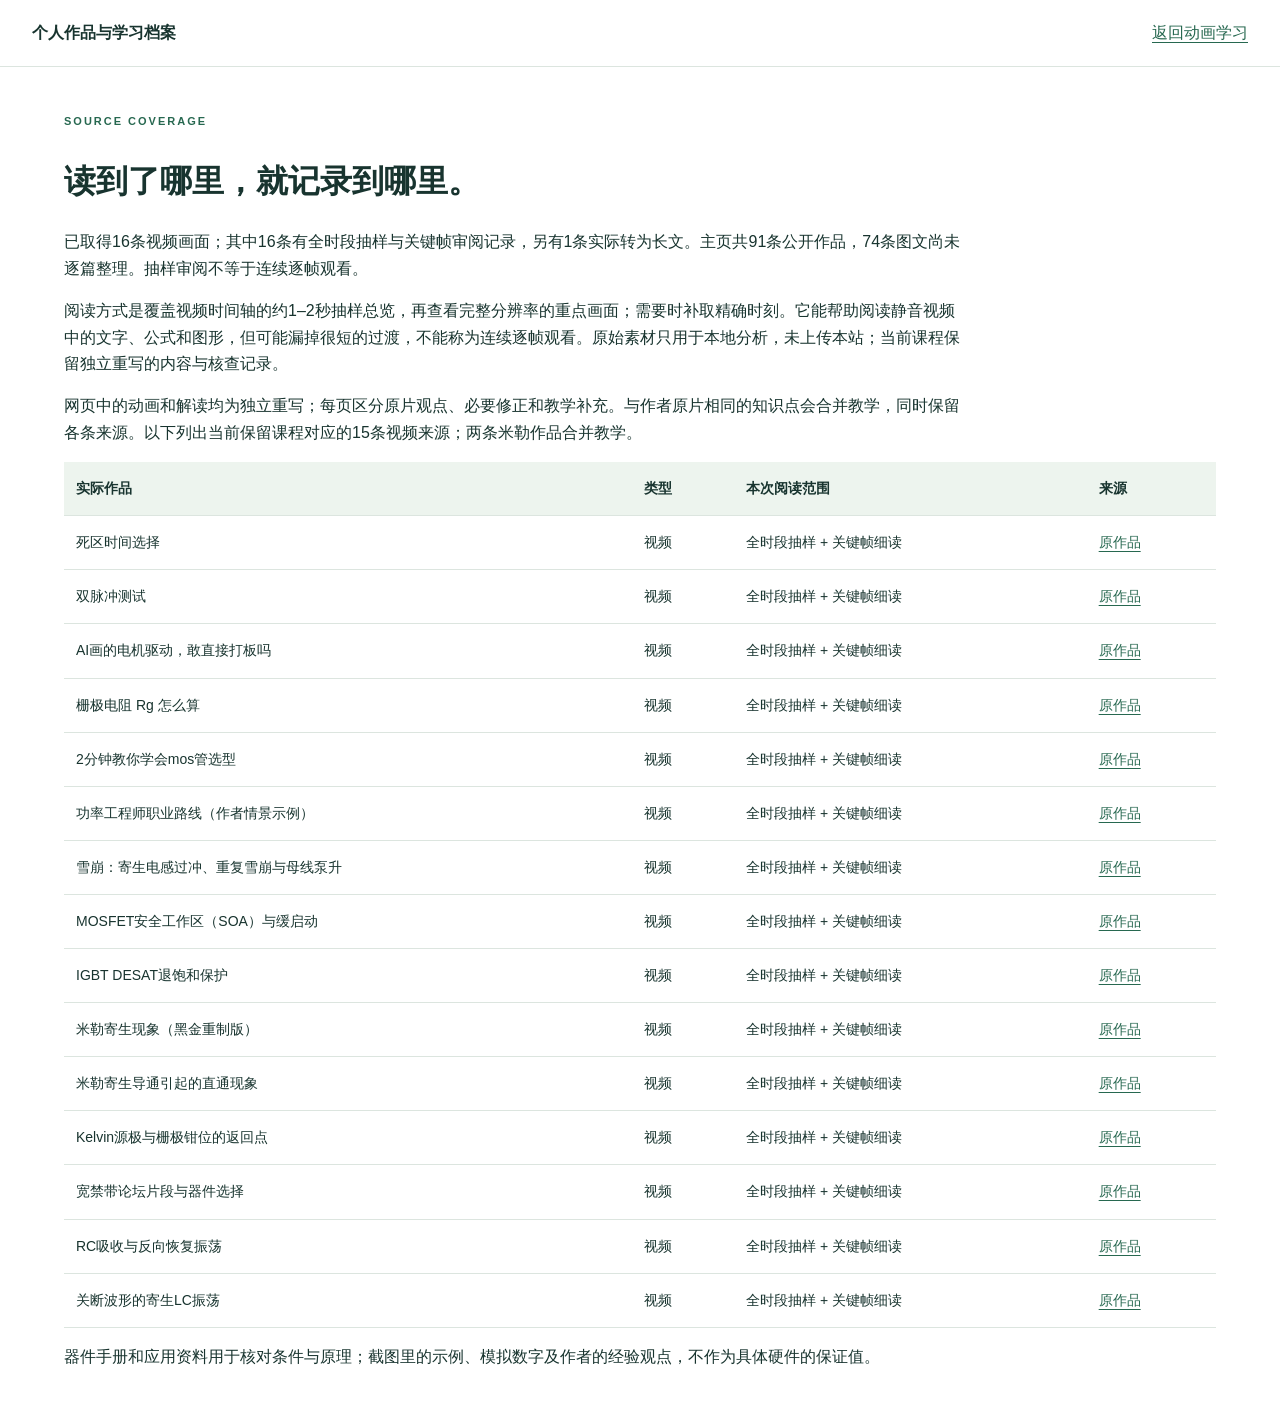
<file: learning/coverage.html>
<!doctype html><html lang="zh-CN"><head><meta charset="utf-8"><meta name="viewport" content="width=device-width,initial-scale=1"><title>整理范围与阅读记录</title><link rel="stylesheet" href="course.css"><style>main{max-width:1200px;margin:auto;padding:40px 24px}table{width:100%;border-collapse:collapse;font-size:14px}th,td{text-align:left;padding:15px 12px;border-bottom:1px solid #dce5df}th{background:#edf4ee}h1{font-size:32px}p{max-width:900px}.scroll{overflow-x:auto}</style></head><body><header class="top"><a class="brand" href="../index.html">个人作品与学习档案</a><a href="index.html">返回动画学习</a></header><main><span class="eyebrow">SOURCE COVERAGE</span><h1>读到了哪里，就记录到哪里。</h1><p>已取得16条视频画面；其中16条有全时段抽样与关键帧审阅记录，另有1条实际转为长文。主页共91条公开作品，74条图文尚未逐篇整理。抽样审阅不等于连续逐帧观看。</p><p>阅读方式是覆盖视频时间轴的约1–2秒抽样总览，再查看完整分辨率的重点画面；需要时补取精确时刻。它能帮助阅读静音视频中的文字、公式和图形，但可能漏掉很短的过渡，不能称为连续逐帧观看。原始素材只用于本地分析，未上传本站；当前课程保留独立重写的内容与核查记录。</p><p>网页中的动画和解读均为独立重写；每页区分原片观点、必要修正和教学补充。与作者原片相同的知识点会合并教学，同时保留各条来源。以下列出当前保留课程对应的15条视频来源；两条米勒作品合并教学。</p><div class="scroll"><table><thead><tr><th>实际作品</th><th>类型</th><th>本次阅读范围</th><th>来源</th></tr></thead><tbody><tr><td>死区时间选择</td><td>视频</td><td>全时段抽样 + 关键帧细读</td><td><a href="https://www.douyin.com/video/7701340324627803072" target="_blank" rel="noreferrer">原作品</a></td></tr><tr><td>双脉冲测试</td><td>视频</td><td>全时段抽样 + 关键帧细读</td><td><a href="https://www.douyin.com/video/7699962228707012992" target="_blank" rel="noreferrer">原作品</a></td></tr><tr><td>AI画的电机驱动，敢直接打板吗</td><td>视频</td><td>全时段抽样 + 关键帧细读</td><td><a href="https://www.douyin.com/video/7698351086273590137" target="_blank" rel="noreferrer">原作品</a></td></tr><tr><td>栅极电阻 Rg 怎么算</td><td>视频</td><td>全时段抽样 + 关键帧细读</td><td><a href="https://www.douyin.com/video/7698099047316534245" target="_blank" rel="noreferrer">原作品</a></td></tr><tr><td>2分钟教你学会mos管选型</td><td>视频</td><td>全时段抽样 + 关键帧细读</td><td><a href="https://www.douyin.com/video/7697709154601974257" target="_blank" rel="noreferrer">原作品</a></td></tr><tr><td>功率工程师职业路线（作者情景示例）</td><td>视频</td><td>全时段抽样 + 关键帧细读</td><td><a href="https://www.douyin.com/video/7697554846250233189" target="_blank" rel="noreferrer">原作品</a></td></tr><tr><td>雪崩：寄生电感过冲、重复雪崩与母线泵升</td><td>视频</td><td>全时段抽样 + 关键帧细读</td><td><a href="https://www.douyin.com/video/7697306576268341946" target="_blank" rel="noreferrer">原作品</a></td></tr><tr><td>MOSFET安全工作区（SOA）与缓启动</td><td>视频</td><td>全时段抽样 + 关键帧细读</td><td><a href="https://www.douyin.com/video/7696937215700950117" target="_blank" rel="noreferrer">原作品</a></td></tr><tr><td>IGBT DESAT退饱和保护</td><td>视频</td><td>全时段抽样 + 关键帧细读</td><td><a href="https://www.douyin.com/video/7696559417958218417" target="_blank" rel="noreferrer">原作品</a></td></tr><tr><td>米勒寄生现象（黑金重制版）</td><td>视频</td><td>全时段抽样 + 关键帧细读</td><td><a href="https://www.douyin.com/video/7696211140783767717" target="_blank" rel="noreferrer">原作品</a></td></tr><tr><td>米勒寄生导通引起的直通现象</td><td>视频</td><td>全时段抽样 + 关键帧细读</td><td><a href="https://www.douyin.com/video/7696114775264196517" target="_blank" rel="noreferrer">原作品</a></td></tr><tr><td>Kelvin源极与栅极钳位的返回点</td><td>视频</td><td>全时段抽样 + 关键帧细读</td><td><a href="https://www.douyin.com/video/7695829962230439537" target="_blank" rel="noreferrer">原作品</a></td></tr><tr><td>宽禁带论坛片段与器件选择</td><td>视频</td><td>全时段抽样 + 关键帧细读</td><td><a href="https://www.douyin.com/video/7642367472881061041" target="_blank" rel="noreferrer">原作品</a></td></tr><tr><td>RC吸收与反向恢复振荡</td><td>视频</td><td>全时段抽样 + 关键帧细读</td><td><a href="https://www.douyin.com/video/7507538394202459452" target="_blank" rel="noreferrer">原作品</a></td></tr><tr><td>关断波形的寄生LC振荡</td><td>视频</td><td>全时段抽样 + 关键帧细读</td><td><a href="https://www.douyin.com/video/7416296861125840169" target="_blank" rel="noreferrer">原作品</a></td></tr></tbody></table></div><p>器件手册和应用资料用于核对条件与原理；截图里的示例、模拟数字及作者的经验观点，不作为具体硬件的保证值。</p></main></body></html>
</file>
<file: assets/site.css>
:root{--paper:#fff;--ink:#111;--muted:#666;--line:#e7e7e2;--apricot:#f4e2cf;--ice:#e7eff4;--lavender:#ece8f2;--content:1200px;--sans:"Segoe UI","Microsoft YaHei","PingFang SC","Noto Sans CJK SC",sans-serif;--mono:"SFMono-Regular",Consolas,"Liberation Mono",monospace}
*{box-sizing:border-box}html{scroll-behavior:smooth;scroll-padding-top:104px}body{margin:0;background:var(--paper);color:var(--ink);font-family:var(--sans);font-size:16px;line-height:1.65;-webkit-font-smoothing:antialiased}a{color:inherit;text-decoration:none}button,input{font:inherit}img,svg{display:block}img{max-width:100%}a:focus-visible,button:focus-visible{outline:2px solid var(--ink);outline-offset:6px}::selection{background:var(--apricot)}.shell{width:min(var(--content),calc(100% - 64px));margin-inline:auto}.mono,.eyebrow{font-family:var(--mono);font-size:12px;letter-spacing:.08em;line-height:1.5}.eyebrow{margin:0}.skip-link{position:fixed;z-index:100;top:10px;left:20px;padding:12px 20px;background:#111;color:#fff;transform:translateY(-150%)}.skip-link:focus{transform:translateY(0)}
.site-header{position:sticky;top:0;z-index:20;background:rgba(255,255,255,.96);backdrop-filter:blur(14px);border-bottom:1px solid var(--line)}.header-inner{display:flex;justify-content:space-between;align-items:center;gap:28px;min-height:76px}.brand{display:inline-flex;align-items:center;gap:11px;font-size:15px;font-weight:650;letter-spacing:-.03em;white-space:nowrap}.brand-symbol{width:24px;height:24px;fill:none;stroke:currentColor;stroke-width:1.7}.site-nav{display:flex;gap:8px;font-size:14px}.site-nav a{min-width:54px;min-height:44px;display:grid;place-items:center;position:relative}.site-nav a:after{position:absolute;content:"";height:1px;background:currentColor;left:13px;right:13px;bottom:6px;transform:scaleX(0);transform-origin:left;transition:transform .18s ease}.site-nav a:hover:after,.site-nav a[aria-current="location"]:after{transform:scaleX(1)}
.hero{min-height:min(810px,calc(100svh - 76px));padding:70px 0 28px;display:flex;flex-direction:column;border-bottom:1px solid var(--line)}.hero-topline,.hero-bottomline{display:flex;justify-content:space-between;align-items:center;gap:24px}.hero-topline{color:var(--muted);margin-bottom:54px}.hero-date{font-size:13px}.hero h1{margin:0;font-size:clamp(48px,7.1vw,96px);font-weight:600;line-height:1.18;letter-spacing:-.065em}.hero h1>span{display:block}.highlight-word{background:linear-gradient(transparent 67%,var(--apricot) 67%,var(--apricot) 94%,transparent 94%)}.hero-footer{display:grid;grid-template-columns:repeat(12,minmax(0,1fr));gap:24px;align-items:end;margin-top:64px;margin-bottom:64px}.hero-intro{grid-column:1/span 7;margin:0;max-width:650px;font-size:18px;line-height:1.9;color:#444}.hero-actions{grid-column:9/-1;display:flex;align-items:center;justify-content:flex-end;gap:24px;white-space:nowrap}.button{display:inline-flex;min-height:50px;align-items:center;justify-content:center;gap:34px;padding:0 23px;font-size:14px;transition:transform .18s,background-color .18s}.button-dark{background:var(--ink);color:#fff}.button-dark:hover{transform:translateY(-3px);background:#303030}.text-link{display:inline-flex;gap:20px;align-items:center;min-height:44px;font-size:14px;font-weight:600}.text-link:hover{text-decoration:underline;text-underline-offset:5px;text-decoration-thickness:1px}.hero-bottomline{margin-top:auto;color:var(--muted);font-size:12px;padding-top:22px;border-top:1px solid var(--line)}.hero-bottomline .mono{font-size:10px}
.work-section{padding-block:120px 128px}.section-heading{display:grid;grid-template-columns:repeat(12,minmax(0,1fr));column-gap:24px;align-items:start;margin-bottom:64px}.section-label{margin:0;font-size:14px;line-height:1.6;display:flex;flex-direction:column;gap:14px}.section-label .mono{color:var(--muted);font-size:11px}.section-heading>.section-label{grid-column:1/span 2}.section-heading h2{grid-column:3/span 6;margin:0;font-size:clamp(38px,4.8vw,66px);line-height:1.13;font-weight:590;letter-spacing:-.055em}.section-description{grid-column:10/-1;color:var(--muted);font-size:15px;line-height:1.9;margin:6px 0 0}.project-list{display:grid;gap:100px}.project-image-link{display:block;overflow:hidden;position:relative;background:#f3f4f1}.project-image-link:after{content:"";position:absolute;left:0;right:0;bottom:0;height:5px;background:var(--apricot)}.project-image{width:100%;height:auto;aspect-ratio:40/23;object-fit:cover;transition:transform .28s ease}.project-image-link:hover .project-image{transform:translateY(-4px)}.project-information{display:grid;grid-template-columns:repeat(12,minmax(0,1fr));column-gap:24px;margin-top:26px}.project-meta{grid-column:1/span 2;color:var(--muted);font-family:var(--mono);font-size:12px;display:flex;flex-direction:column;gap:12px;padding-top:9px}.project-heading{grid-column:3/span 6}.project-heading h3{margin:0;font-size:clamp(27px,3.1vw,42px);font-weight:580;line-height:1.3;letter-spacing:-.045em}.project-heading h3 a:hover{text-decoration:underline;text-underline-offset:7px;text-decoration-thickness:1px}.project-subtitle{margin:16px 0 0;color:var(--muted);font-size:16px;line-height:1.8;max-width:540px}.project-detail{grid-column:10/-1;display:flex;flex-direction:column;align-items:flex-start}.project-detail p{margin:4px 0 14px;font-size:14px;color:var(--muted);line-height:1.9}.project-tags{display:flex;gap:8px;flex-wrap:wrap;list-style:none;margin:25px 0 0;padding:0}.project-tags li{font-size:11px;letter-spacing:.02em;padding:5px 11px;background:var(--apricot)}.project-tags li:nth-child(2){background:var(--ice)}.project-tags li:nth-child(3){background:var(--lavender)}.loading-note,.fallback-note{font-size:15px;color:var(--muted);border-top:1px solid var(--line);padding:30px 0}.fallback-note a{text-decoration:underline;text-underline-offset:4px}
.learning-section{border-top:1px solid var(--line);border-bottom:1px solid var(--line);padding-block:112px 70px;background:#fcfcfb}.topic-list{border-top:1px solid var(--ink)}.topic-link{display:grid;grid-template-columns:repeat(12,minmax(0,1fr));column-gap:24px;align-items:center;padding:30px 0;border-bottom:1px solid var(--line);transition:padding .18s ease,background-color .18s ease}.topic-number{grid-column:1/span 2;color:var(--muted);font-family:var(--mono);font-size:12px}.topic-link h3{grid-column:3/span 4;margin:0;font-size:27px;font-weight:550;letter-spacing:-.035em}.topic-link p{grid-column:7/span 5;margin:0;color:var(--muted);font-size:15px;line-height:1.7}.topic-arrow{grid-column:12;justify-self:end;font-size:26px;line-height:1}.topic-link:hover{padding-left:12px;padding-right:12px;background:#f4f4f0}.topic-link:hover h3{text-decoration:underline;text-underline-offset:7px;text-decoration-thickness:1px}.section-tail{display:flex;justify-content:flex-end;margin-top:28px}
.about-section{padding-block:134px 112px;display:grid;grid-template-columns:repeat(12,minmax(0,1fr));gap:24px}.about-copy{grid-column:1/span 8}.about-copy>.section-label{flex-direction:row;gap:17px;align-items:center}.about-copy h2{margin:30px 0;font-size:clamp(36px,4.7vw,64px);font-weight:590;line-height:1.2;letter-spacing:-.055em}.about-copy>p:not(.section-label){margin:0 0 18px;max-width:660px;font-size:17px;color:var(--muted);line-height:1.9}.archive-note{grid-column:10/-1;align-self:center;border-top:1px solid var(--ink);border-bottom:1px solid var(--line);padding:22px 0 21px;position:relative}.archive-note>.mono{font-size:10px;color:var(--muted)}.archive-note strong{display:block;margin:22px 0 25px;font-size:36px;font-weight:500;letter-spacing:-.055em}.archive-note p{margin:0;color:var(--muted);font-size:13px;line-height:1.9}.archive-note-mark{position:absolute;right:0;bottom:28px;font-size:26px}.process-list{grid-column:1/-1;margin:66px 0 0;padding:0;display:grid;grid-template-columns:repeat(4,minmax(0,1fr));gap:32px;list-style:none}.process-list li{border-top:1px solid var(--line);padding-top:22px}.process-list .mono{color:var(--muted);font-size:11px}.process-list h3{font-size:23px;font-weight:550;margin:25px 0 9px;letter-spacing:-.025em}.process-list p{margin:0;color:var(--muted);font-size:14px}
.downloads-section{border-top:1px solid var(--ink);padding-block:85px 115px;display:grid;grid-template-columns:repeat(12,minmax(0,1fr));gap:24px}.download-heading{grid-column:1/span 5}.download-heading .section-label{flex-direction:row;align-items:center;gap:17px}.download-heading h2{font-size:clamp(35px,4vw,54px);letter-spacing:-.05em;line-height:1.2;font-weight:590;margin:25px 0}.download-heading>p:last-child{font-size:14px;color:var(--muted);margin:0}.download-list{grid-column:7/-1}.download-link{border-top:1px solid var(--line);padding:23px 0;display:grid;grid-template-columns:1fr 44px;gap:18px;align-items:center;transition:transform .18s ease}.download-link:last-child{border-bottom:1px solid var(--line)}.download-link:hover{transform:translateY(-2px)}.download-link h3{font-size:23px;line-height:1.4;letter-spacing:-.035em;font-weight:550;margin:0 0 7px}.download-link p{margin:0;color:var(--muted);font-size:13px;line-height:1.7}.download-arrow{font-size:27px;justify-self:end}.download-link:hover h3{text-decoration:underline;text-underline-offset:6px;text-decoration-thickness:1px}.site-footer{border-top:1px solid var(--line);display:flex;justify-content:space-between;align-items:center;gap:24px;padding-block:24px 30px;font-size:11px;color:var(--muted)}.site-footer p{margin:0}.site-footer a{min-height:36px;display:flex;align-items:center;gap:18px}.site-footer a:hover{text-decoration:underline;text-underline-offset:4px}
@media(min-width:1500px){.hero{min-height:800px}.hero-footer{margin-top:78px}}
@media(max-width:1000px){.hero h1{font-size:clamp(48px,7.5vw,76px)}.hero-actions{grid-column:8/-1;gap:18px}.hero-intro{grid-column:1/span 7;font-size:16px}.section-heading{grid-template-columns:repeat(10,minmax(0,1fr))}.section-heading h2{grid-column:3/span 5}.section-description{grid-column:8/-1}.project-heading{grid-column:3/span 6}.project-detail{grid-column:9/-1}.topic-link h3{grid-column:3/span 4}.about-copy{grid-column:1/span 8}.archive-note{grid-column:10/-1}.archive-note strong{font-size:30px}.download-list{grid-column:7/-1}}
@media(max-width:760px){html{scroll-padding-top:88px}.shell{width:calc(100% - 40px)}.header-inner{min-height:68px;gap:10px}.brand{font-size:13px;gap:8px}.brand-symbol{width:19px;height:19px}.site-nav{gap:1px;font-size:13px}.site-nav a{min-width:43px}.site-nav a:after{left:8px;right:8px}.hero{min-height:auto;padding-top:44px;padding-bottom:22px}.hero-topline{margin-bottom:41px;align-items:flex-start}.hero-topline .eyebrow{font-size:10px;letter-spacing:.04em}.hero-date{font-size:11px;white-space:nowrap}.hero h1{font-size:clamp(36px,9.2vw,68px);line-height:1.28;letter-spacing:-.055em}.hero-footer{display:block;margin-top:35px;margin-bottom:46px}.hero-intro{font-size:16px;line-height:1.85}.hero-actions{justify-content:flex-start;margin-top:29px;gap:27px}.button{min-height:48px;padding-inline:19px;gap:32px}.hero-bottomline{font-size:11px;gap:12px}.hero-bottomline .mono{font-size:8px;letter-spacing:.02em}.work-section{padding-block:76px 80px}.section-heading{display:block;margin-bottom:36px}.section-heading>.section-label{flex-direction:row;align-items:center;gap:16px}.section-heading h2{font-size:42px;margin-top:23px;line-height:1.2}.section-description{margin-top:24px;font-size:14px;line-height:1.8}.section-description br{display:none}.project-list{gap:68px}.project-image{aspect-ratio:40/27;object-fit:cover;object-position:center}.project-information{display:block;margin-top:20px}.project-meta{flex-direction:row;justify-content:space-between;gap:20px;padding:0;margin-bottom:21px;font-size:11px}.project-heading h3{font-size:29px}.project-subtitle{font-size:15px;margin-top:13px;line-height:1.8}.project-tags{margin-top:19px}.project-detail{display:block;margin-top:23px}.project-detail p{font-size:14px;line-height:1.85;max-width:500px;margin-bottom:8px}.learning-section{padding-block:72px 42px}.topic-link{grid-template-columns:32px minmax(0,1fr) 26px;gap:6px 14px;padding-block:23px}.topic-number{grid-column:1;grid-row:1;align-self:center;font-size:11px}.topic-link h3{grid-column:2;grid-row:1;font-size:23px}.topic-link p{grid-column:2;grid-row:2;font-size:13px;margin-top:5px}.topic-arrow{grid-column:3;grid-row:1/span 2;font-size:24px}.topic-link:hover{padding-left:6px;padding-right:6px}.section-tail{margin-top:20px}.about-section{display:block;padding-block:79px 78px}.about-copy h2{font-size:39px;margin:25px 0}.about-copy>p:not(.section-label){font-size:16px;line-height:1.85}.archive-note{margin-top:37px;max-width:300px;padding-block:19px}.archive-note strong{margin:12px 0 13px;font-size:33px}.process-list{grid-template-columns:repeat(2,minmax(0,1fr));gap:30px 20px;margin-top:47px}.process-list li{padding-top:17px}.process-list h3{margin-top:18px;font-size:21px}.process-list p{font-size:13px;line-height:1.7}.downloads-section{display:block;padding-block:65px 70px}.download-heading h2{font-size:40px}.download-list{margin-top:34px}.download-link{padding-block:22px}.download-link h3{font-size:22px}.download-link p{font-size:12px}.site-footer{display:grid;grid-template-columns:1fr auto;row-gap:9px;font-size:10px;padding-block:23px}.site-footer>p:nth-child(2){grid-row:2}.site-footer>a{grid-column:2;grid-row:1/span 2;font-size:11px}}
@media(max-width:360px){.shell{width:calc(100% - 32px)}.brand{font-size:12px}.site-nav a{min-width:39px}.hero h1{font-size:34px}.hero-bottomline .mono{display:none}.section-heading h2{font-size:38px}.about-copy h2{font-size:35px}}
@media(prefers-reduced-motion:reduce){html{scroll-behavior:auto}*,*:before,*:after{animation:none!important;transition:none!important}.project-image-link:hover .project-image,.button-dark:hover,.download-link:hover{transform:none}}
</file>
<file: learning/course.css>
:root{--ink:#18342f;--green:#276850;--blue:#386ac2;--orange:#a9651c;--line:#dce5df;--muted:#66776e;--paper:#f5f7f3;--soft:#eaf2ec}*{box-sizing:border-box}body{margin:0;color:var(--ink);background:#fff;font:16px/1.65 'Segoe UI','Microsoft YaHei',sans-serif}button,input,select{font:inherit}a{color:var(--green);text-underline-offset:4px}button,select{cursor:pointer}button{color:inherit;background:white;border:1px solid var(--line);border-radius:7px;padding:9px 14px}button:hover{border-color:var(--green);background:var(--paper)}button:disabled{opacity:.4;cursor:default}button:focus-visible,a:focus-visible,select:focus-visible,input:focus-visible{outline:3px solid #b2d1ed;outline-offset:3px}.top{padding:20px 32px;border-bottom:1px solid var(--line);display:flex;justify-content:space-between;align-items:center;gap:15px}.brand{font-weight:650;text-decoration:none;color:var(--ink)}.top nav{display:flex;gap:24px;font-size:14px}.layout{max-width:1900px;margin:auto;display:grid;grid-template-columns:225px minmax(0,1fr)}.sidebar{padding:25px 18px;border-right:1px solid var(--line);background:#fbfcfa}.eyebrow{font-size:11px;letter-spacing:2px;text-transform:uppercase;color:var(--green);font-weight:700}.sidebar input{width:100%;padding:10px;border:1px solid var(--line);border-radius:6px;margin:12px 0}.module-list{display:flex;flex-direction:column;gap:7px}.module-button{border:0;background:transparent;text-align:left;padding:12px;font-size:14px;width:100%}.module-button small{display:block;color:var(--muted);font-size:12px;margin-top:3px}.module-button[aria-current=true]{background:var(--green);color:white}.module-button[aria-current=true] small{color:#e4f3e9}.sidebar-note{font-size:12px;color:var(--muted);margin-top:24px}.search-result{display:block;text-align:left;width:100%;font-size:13px;margin:6px 0}.content{padding:28px 34px 50px;min-width:0}.module-intro{max-width:1000px;margin-bottom:20px}.module-intro h1{font-size:clamp(25px,2.3vw,37px);line-height:1.35;letter-spacing:-.8px;margin:7px 0 10px}.module-intro p{margin:0;color:var(--muted);max-width:850px}.lesson-picker{display:flex;gap:10px;align-items:center;margin-bottom:22px}.lesson-picker select{max-width:100%;flex:1;min-width:0;border:1px solid var(--line);padding:11px;background:white;border-radius:7px}.lesson-picker button{white-space:nowrap}.lesson-head{margin:0 0 17px;font-size:23px;line-height:1.5}.study-grid{display:grid;grid-template-columns:minmax(0,1.25fr) minmax(320px,.9fr);gap:28px;align-items:start}.animation-panel{position:sticky;top:18px;border:1px solid var(--line);border-radius:12px;overflow:hidden;background:#fbfcfa}.canvas-label{padding:12px 18px;display:flex;justify-content:space-between;gap:10px;font-size:12px;color:var(--muted);border-bottom:1px solid var(--line)}#canvas{aspect-ratio:5/3;width:100%;display:flex;align-items:center;background:#fff}#canvas svg{width:100%;height:100%;display:block}.animation-controls{padding:12px 16px;border-top:1px solid var(--line);display:flex;align-items:center;gap:9px}.animation-controls button{font-size:13px;padding:7px 10px}.animation-controls input{width:100%;min-width:40px;accent-color:var(--green)}#time{font-size:12px;white-space:nowrap;font-variant-numeric:tabular-nums}.visual-caption{margin:0;padding:0 16px 14px;color:var(--muted);font-size:12px}.explanation{min-width:0}.section-label{font-size:11px;letter-spacing:1px;color:var(--muted);font-weight:700;margin-bottom:6px}.pitfall{border-left:3px solid #d2a15f;padding:10px 15px;background:#faf5ec;border-radius:0 6px 6px 0;margin-bottom:20px}.pitfall p{margin:0;line-height:1.7}.steps{list-style:none;padding:0;margin:12px 0 22px;counter-reset:step}.steps li{counter-increment:step;display:flex;gap:12px;margin:12px 0;line-height:1.85}.steps li:before{content:counter(step,decimal-leading-zero);flex:0 0 24px;color:var(--green);font-size:12px;font-weight:700;padding-top:4px}.takeaway{padding:17px 20px;background:var(--soft);border-radius:8px;margin:18px 0}.takeaway p{font-size:17px;font-weight:650;margin:4px 0 0}.formula-card{margin-top:25px;border:1px solid var(--line);padding:24px;border-radius:10px;background:white}.formula-card h3{font-size:18px;margin:0 0 12px}.formula-expression{font-family:'Cambria Math',Consolas,'Microsoft YaHei',sans-serif;font-size:clamp(19px,1.65vw,26px);line-height:1.6;color:var(--green);padding:12px 0;overflow-wrap:anywhere}.variables{margin:12px 0;border-collapse:collapse;width:100%;font-size:14px}.variables td{border-bottom:1px solid #edf0ec;padding:8px 6px;text-align:left}.variables td:first-child{font-family:Consolas,'Microsoft YaHei',sans-serif;font-weight:700}.variables td:last-child{color:var(--muted);white-space:nowrap}.substitution{background:var(--paper);padding:14px 16px;margin:16px 0 10px;border-radius:6px;overflow-wrap:anywhere}.formula-explanation{margin:0 0 12px}.conditions{color:var(--muted);font-size:13px;margin:8px 0 0}.evidence{margin-top:22px;border-top:1px solid var(--line);padding-top:17px;font-size:13px;color:var(--muted)}.evidence summary{cursor:pointer;color:var(--ink);font-weight:650}.evidence p{margin:12px 0}.sources{padding-left:20px;overflow-wrap:anywhere}.sources li{margin:7px 0}.bottom-nav{display:flex;justify-content:space-between;gap:15px;align-items:center;border-top:1px solid var(--line);margin-top:30px;padding-top:20px}.bottom-nav span{font-size:13px;color:var(--muted)}.coverage-note{padding:18px 20px;border:1px solid var(--line);border-radius:9px;font-size:13px;margin-top:30px;color:var(--muted)}.coverage-note strong{color:var(--ink)}.skip{position:absolute;left:-9999px}.skip:focus{left:10px;top:10px;background:white;padding:12px;z-index:3}.empty{padding:40px}.no-formula{font-size:14px;padding:18px 0;color:var(--muted)}[hidden]{display:none!important}@media(min-width:1700px){.content{padding:32px 44px 55px}.study-grid{gap:38px}.explanation{font-size:18px}}@media(max-width:1100px){.layout{grid-template-columns:185px minmax(0,1fr)}.content{padding:22px}.study-grid{grid-template-columns:minmax(0,1fr) minmax(285px,.95fr);gap:20px}.top{padding:17px 22px}.sidebar{padding:20px 10px}}@media(max-width:780px){.top{padding:15px 18px;align-items:flex-start}.top nav{gap:12px;font-size:12px}.layout{display:block}.sidebar{border-right:0;border-bottom:1px solid var(--line);padding:16px}.module-list{flex-direction:row;overflow-x:auto}.module-button{min-width:175px}.sidebar-note{margin:12px 0 0}.content{padding:20px 16px}.study-grid{display:block}.animation-panel{position:static;margin-bottom:25px}.lesson-picker button{font-size:12px;padding:10px}.module-intro h1{font-size:27px}.lesson-head{font-size:22px}.formula-card{padding:18px}.brand{font-size:14px}.bottom-nav span{display:none}}@media(prefers-reduced-motion:reduce){*{scroll-behavior:auto!important}}

/* controls-layout-fix */
.animation-controls button{flex:none;white-space:nowrap}.animation-controls input{flex:1;width:auto}.sidebar .module-list[hidden]{display:none}.module-intro p{font-size:16px}.formula-card{max-width:1100px}
</file>
